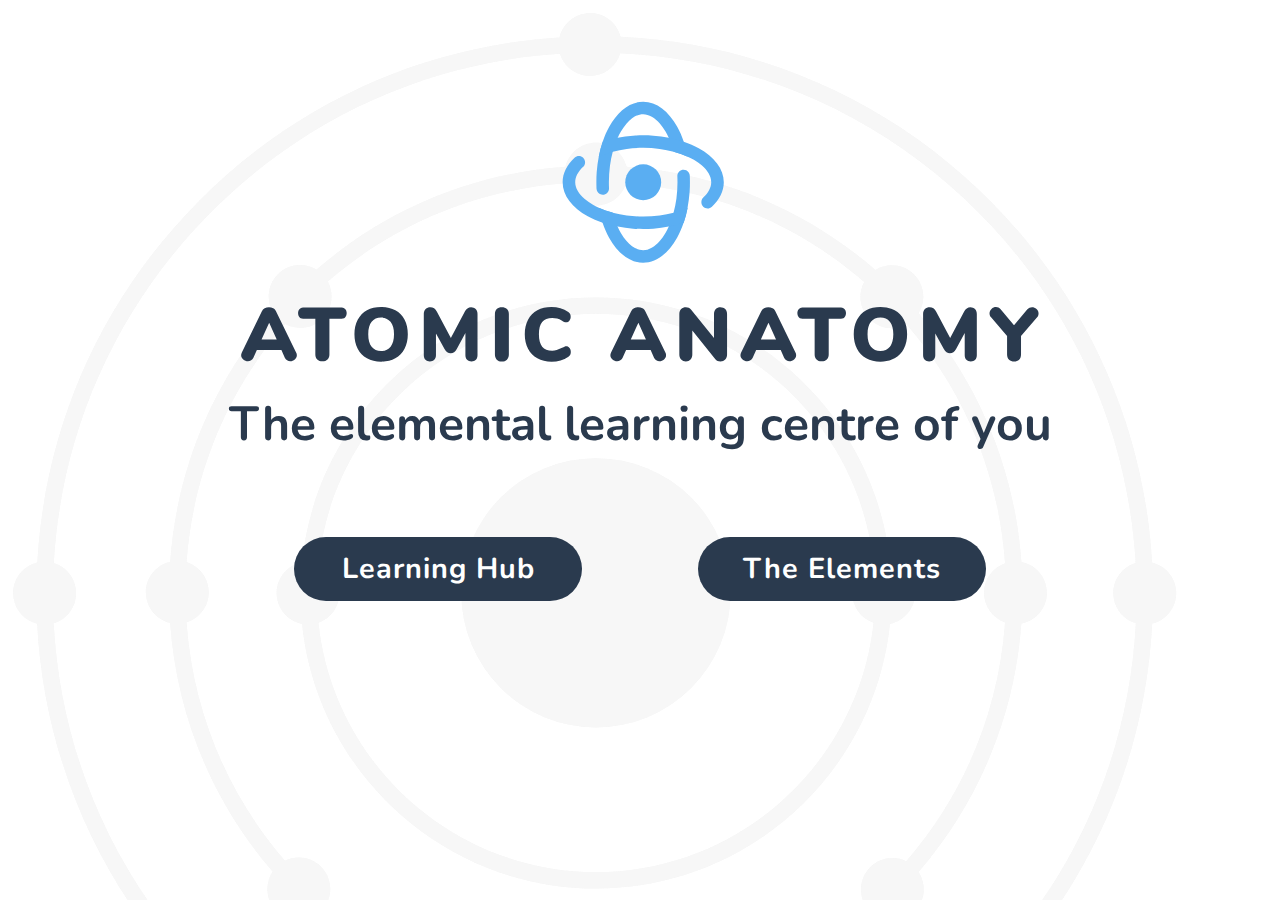
<file: index.html>
<!DOCTYPE html>
<html lang="en">
<head>

  <link rel="icon" href="favicon.ico" type="image/x-icon" />
<link rel="shortcut icon" href="images/favicon.png" type="image/x-icon" />
	<!-- Character Set utf-8 -->
    <meta charset="utf-8">
	<!-- Intial-Scale 1.0 -->
    <meta name="viewport" content="width=device-width, intial-scale=1.0">

    <title>Atomic Anatomy</title>

    <!-- Font Link -->
    <link href="https://fonts.googleapis.com/css?family=Nunito:400,600,700,800" rel="stylesheet">
    <!-- CSS Link -->
    <link rel="stylesheet" href="stylesheet.css"/>

</head>

<body>

<div class="splash-background-container">

<svg version="1.1" id="Layer_1" xmlns="http://www.w3.org/2000/svg" xmlns:xlink="http://www.w3.org/1999/xlink" x="0px" y="0px"
	 viewBox="0 0 1982.8 1982.8" style="enable-background:new 0 0 1982.8 1982.8;" xml:space="preserve" class="splash-atom-1">
<style type="text/css">
	.atom-colour{fill:#F7F7F7;}
</style>
<path class="atom-colour splash-first-ring" d="M1729.8,979.5c0-25.3-18.1-46.4-42.1-51c-10.5-147.5-67.1-292.4-169.8-410.9c12.3-20,9.8-46.6-7.5-63.9
	c-17.3-17.4-43.9-19.9-63.9-7.6c-115.4-100.3-258.4-159.6-411.2-170.4c-5.4-22.9-26-39.9-50.5-39.9c-24.5,0-45.1,17-50.6,39.9
	c-152.7,10.6-295.8,69.7-411.2,169.8c-20-12.3-46.5-9.8-63.8,7.5c-17.3,17.3-19.9,43.8-7.6,63.8C348.6,635.3,291.8,780.3,281.2,928
	c-23,5.3-40.1,25.9-40.2,50.6c0,24.6,17.1,45.2,40.1,50.6c10.4,147.5,66.9,292.4,169.4,411c-13.5,20.2-11.3,47.7,6.5,65.5
	c17.8,17.8,45.3,20,65.5,6.6c115.2,100.1,258,159.2,410.4,170.1c4.6,23.9,25.7,42,51,42.1c25.3,0,46.4-18,51-42
	c152.5-10.7,295.5-69.7,410.8-169.7c20.2,13.5,47.7,11.3,65.5-6.5c17.8-17.8,20-45.4,6.5-65.6c102.6-118.3,159.2-262.9,169.9-410.3
	C1711.7,1025.9,1729.8,1004.9,1729.8,979.5z M1660.7,1028.5c-10.5,146.5-67.2,283.7-163.3,394.4c-19.4-9.5-43.4-6.2-59.6,9.9
	c-16.1,16.1-19.4,40.2-10,59.6c-110.9,96.1-248.3,152.8-394.9,163c-7.1-20.3-26.3-34.9-49-34.9c-22.7,0-42,14.5-49.1,34.8
	c-146.5-10.5-283.7-67.3-394.4-163.5c9.5-19.4,6.3-43.5-9.9-59.6c-16.1-16.1-40.2-19.4-59.6-9.9c-95.8-110.7-152.4-247.7-162.7-394
	c21.2-6.5,36.7-26.3,36.7-49.6c0-23.4-15.4-43.2-36.7-49.7c10.6-146.1,67.3-283,163-393.5c19.7,10.6,44.7,7.6,61.4-9
	c16.6-16.6,19.6-41.6,9.1-61.3c110.6-95.5,247.4-152,393.4-162.4c6.5,21.3,26.3,36.9,49.7,36.9c23.4,0,43.3-15.5,49.7-36.8
	c146.1,10.6,282.8,67.3,393.4,163c-10.6,19.7-7.6,44.7,9,61.3c16.6,16.6,41.6,19.6,61.3,9.1c95.7,110.8,152.2,247.9,162.5,394.3
	c-20.3,7.1-34.8,26.3-34.8,49C1625.9,1002.1,1640.4,1021.4,1660.7,1028.5z"/>
<path class="atom-colour splash-middle-ring" d="M1942.9,972.5c-3.2-21.6-19.3-38.2-39.3-43c-26.7-470.1-407-847.1-878.2-868.6c-6.4-25.6-31.3-42.8-58-38.8
	c-21.8,3.2-38.4,19.5-43.1,39.7C699.7,75.6,490.3,170,329.7,331.1C168.4,492.8,74.4,703.5,61.7,929.5c-25.9,6.1-43.3,31.2-39.4,58.1
	c3.2,21.6,19.2,38.1,39.1,42.9c24.3,470.2,402.2,848.2,872,873c5.6,22.7,26.1,39.6,50.5,39.6c24.5,0,44.9-16.9,50.4-39.7
	c227.1-12.5,439.1-107.2,601.2-269.8c162.5-162.9,256.7-375.5,268.3-603.2C1929.6,1024.2,1946.8,999.2,1942.9,972.5z M1616.5,1614.5
	c-157.3,157.6-362.6,249.5-582.7,261.8c-6.4-21.5-26.3-37.1-49.8-37.1c-23.5,0-43.4,15.7-49.8,37.2
	c-455.4-24.4-821.6-390.8-845.5-846.6c24.4-7.2,40.3-31.4,36.5-57.3c-3-20.5-17.7-36.5-36.3-42.2c12.5-219,103.7-423.3,260.1-580.1
	C504.6,194.1,707.5,102.5,925.3,88.8c7.4,24.1,31.5,39.8,57.2,36c20.7-3,36.8-17.9,42.3-36.8c456.8,21.3,825.4,386.5,851.7,842.3
	c-24.3,7.3-40.2,31.5-36.4,57.3c3,20.7,17.9,36.7,36.7,42.3C1865.3,1250.5,1774,1456.6,1616.5,1614.5z"/>
<g>
	<circle class="atom-colour" cx="984.7" cy="979.5" r="222.5"/>
	<path class="atom-colour splash-last-ring" d="M1512.1,979.9c0-25.1-17.9-46.1-41.6-50.9c-25.5-245.5-233.6-437.6-485.7-437.6
		c-252.1,0-460.2,192-485.7,437.5c-23.9,4.7-42,25.7-42,51c0,25.3,18.1,46.3,42,51c25.6,245.4,233.7,437.3,485.7,437.3
		c252.1,0,460.1-191.9,485.7-437.3C1494.2,1026,1512.1,1005.1,1512.1,979.9z M984.7,1441c-237.7,0-434-180.8-458.6-412.1
		c20.3-7.1,34.8-26.4,34.8-49.1c0-22.7-14.6-42-34.8-49.1c24.5-231.4,220.9-412.3,458.7-412.3c237.8,0,434.1,180.8,458.6,412.2
		c-20.5,7-35.2,26.3-35.2,49.2c0,22.8,14.7,42.2,35.2,49.2C1418.7,1260.3,1222.4,1441,984.7,1441z"/>
</g>
</svg>





<svg version="1.1" id="Layer_1" xmlns="http://www.w3.org/2000/svg" xmlns:xlink="http://www.w3.org/1999/xlink" x="0px" y="0px"
	 viewBox="0 0 1982.8 1982.8" style="enable-background:new 0 0 1982.8 1982.8;" xml:space="preserve" class="splash-atom-2">
<style type="text/css">
	.atom-colour{fill:#F7F7F7;}
</style>
<path class="atom-colour splash-first-ring" d="M1729.8,979.5c0-25.3-18.1-46.4-42.1-51c-10.5-147.5-67.1-292.4-169.8-410.9c12.3-20,9.8-46.6-7.5-63.9
	c-17.3-17.4-43.9-19.9-63.9-7.6c-115.4-100.3-258.4-159.6-411.2-170.4c-5.4-22.9-26-39.9-50.5-39.9c-24.5,0-45.1,17-50.6,39.9
	c-152.7,10.6-295.8,69.7-411.2,169.8c-20-12.3-46.5-9.8-63.8,7.5c-17.3,17.3-19.9,43.8-7.6,63.8C348.6,635.3,291.8,780.3,281.2,928
	c-23,5.3-40.1,25.9-40.2,50.6c0,24.6,17.1,45.2,40.1,50.6c10.4,147.5,66.9,292.4,169.4,411c-13.5,20.2-11.3,47.7,6.5,65.5
	c17.8,17.8,45.3,20,65.5,6.6c115.2,100.1,258,159.2,410.4,170.1c4.6,23.9,25.7,42,51,42.1c25.3,0,46.4-18,51-42
	c152.5-10.7,295.5-69.7,410.8-169.7c20.2,13.5,47.7,11.3,65.5-6.5c17.8-17.8,20-45.4,6.5-65.6c102.6-118.3,159.2-262.9,169.9-410.3
	C1711.7,1025.9,1729.8,1004.9,1729.8,979.5z M1660.7,1028.5c-10.5,146.5-67.2,283.7-163.3,394.4c-19.4-9.5-43.4-6.2-59.6,9.9
	c-16.1,16.1-19.4,40.2-10,59.6c-110.9,96.1-248.3,152.8-394.9,163c-7.1-20.3-26.3-34.9-49-34.9c-22.7,0-42,14.5-49.1,34.8
	c-146.5-10.5-283.7-67.3-394.4-163.5c9.5-19.4,6.3-43.5-9.9-59.6c-16.1-16.1-40.2-19.4-59.6-9.9c-95.8-110.7-152.4-247.7-162.7-394
	c21.2-6.5,36.7-26.3,36.7-49.6c0-23.4-15.4-43.2-36.7-49.7c10.6-146.1,67.3-283,163-393.5c19.7,10.6,44.7,7.6,61.4-9
	c16.6-16.6,19.6-41.6,9.1-61.3c110.6-95.5,247.4-152,393.4-162.4c6.5,21.3,26.3,36.9,49.7,36.9c23.4,0,43.3-15.5,49.7-36.8
	c146.1,10.6,282.8,67.3,393.4,163c-10.6,19.7-7.6,44.7,9,61.3c16.6,16.6,41.6,19.6,61.3,9.1c95.7,110.8,152.2,247.9,162.5,394.3
	c-20.3,7.1-34.8,26.3-34.8,49C1625.9,1002.1,1640.4,1021.4,1660.7,1028.5z"/>
<path class="atom-colour splash-middle-ring" d="M1942.9,972.5c-3.2-21.6-19.3-38.2-39.3-43c-26.7-470.1-407-847.1-878.2-868.6c-6.4-25.6-31.3-42.8-58-38.8
	c-21.8,3.2-38.4,19.5-43.1,39.7C699.7,75.6,490.3,170,329.7,331.1C168.4,492.8,74.4,703.5,61.7,929.5c-25.9,6.1-43.3,31.2-39.4,58.1
	c3.2,21.6,19.2,38.1,39.1,42.9c24.3,470.2,402.2,848.2,872,873c5.6,22.7,26.1,39.6,50.5,39.6c24.5,0,44.9-16.9,50.4-39.7
	c227.1-12.5,439.1-107.2,601.2-269.8c162.5-162.9,256.7-375.5,268.3-603.2C1929.6,1024.2,1946.8,999.2,1942.9,972.5z M1616.5,1614.5
	c-157.3,157.6-362.6,249.5-582.7,261.8c-6.4-21.5-26.3-37.1-49.8-37.1c-23.5,0-43.4,15.7-49.8,37.2
	c-455.4-24.4-821.6-390.8-845.5-846.6c24.4-7.2,40.3-31.4,36.5-57.3c-3-20.5-17.7-36.5-36.3-42.2c12.5-219,103.7-423.3,260.1-580.1
	C504.6,194.1,707.5,102.5,925.3,88.8c7.4,24.1,31.5,39.8,57.2,36c20.7-3,36.8-17.9,42.3-36.8c456.8,21.3,825.4,386.5,851.7,842.3
	c-24.3,7.3-40.2,31.5-36.4,57.3c3,20.7,17.9,36.7,36.7,42.3C1865.3,1250.5,1774,1456.6,1616.5,1614.5z"/>
<g>
	<circle class="atom-colour" cx="984.7" cy="979.5" r="222.5"/>
	<path class="atom-colour splash-last-ring" d="M1512.1,979.9c0-25.1-17.9-46.1-41.6-50.9c-25.5-245.5-233.6-437.6-485.7-437.6
		c-252.1,0-460.2,192-485.7,437.5c-23.9,4.7-42,25.7-42,51c0,25.3,18.1,46.3,42,51c25.6,245.4,233.7,437.3,485.7,437.3
		c252.1,0,460.1-191.9,485.7-437.3C1494.2,1026,1512.1,1005.1,1512.1,979.9z M984.7,1441c-237.7,0-434-180.8-458.6-412.1
		c20.3-7.1,34.8-26.4,34.8-49.1c0-22.7-14.6-42-34.8-49.1c24.5-231.4,220.9-412.3,458.7-412.3c237.8,0,434.1,180.8,458.6,412.2
		c-20.5,7-35.2,26.3-35.2,49.2c0,22.8,14.7,42.2,35.2,49.2C1418.7,1260.3,1222.4,1441,984.7,1441z"/>
</g>
</svg>

</div>

<article class="spalsh-container">

  <svg version="1.1" id="Layer_1" xmlns="http://www.w3.org/2000/svg" xmlns:xlink="http://www.w3.org/1999/xlink" x="0px" y="0px"
  	 viewBox="0 0 1176.5 399" style="enable-background:new 0 0 1176.5 399;" xml:space="preserve" class="splash-brand content-load">
  <style type="text/css">
  	.st0{fill:#2A3A4E;}
  	.st1{fill:#5AAEF2;}
  </style>
  <g>
  	<g>
  		<path class="st0" d="M83.6,381.3c0,2.5-1,4.5-3,6.2c-2,1.7-4.2,2.6-6.7,2.6c-1.7,0-3.3-0.4-4.7-1.3c-1.4-0.9-2.5-2.2-3.3-4
  			l-5-11.2H24.8l-5.1,11.2c-0.8,1.8-1.9,3.1-3.4,4c-1.4,0.9-3,1.3-4.7,1.3c-2.5,0-4.8-0.9-6.8-2.6c-2-1.7-3.1-3.8-3.1-6.2
  			c0-1.3,0.3-2.7,1-4.1L32,316.8c1-2,2.4-3.5,4.3-4.6c1.9-1.1,4-1.6,6.3-1.6c2.2,0,4.3,0.5,6.2,1.6c1.9,1.1,3.4,2.6,4.3,4.6
  			l29.4,60.4C83.3,378.5,83.6,379.9,83.6,381.3z M31.7,358.1H54l-11.1-24.8L31.7,358.1z"/>
  		<path class="st0" d="M113.6,387.5c-1.9-1.8-2.8-4.2-2.8-7.3v-52.5H95.1c-3.3,0-5.7-0.7-7.3-2.1c-1.6-1.4-2.4-3.5-2.4-6.3
  			c0-2.8,0.8-4.9,2.4-6.2c1.6-1.3,4-2,7.3-2h52.1c3.3,0,5.7,0.7,7.3,2c1.6,1.3,2.4,3.4,2.4,6.2c0,2.8-0.8,4.9-2.4,6.3
  			c-1.6,1.4-4,2.1-7.3,2.1h-15.7v52.5c0,3-0.9,5.5-2.8,7.3c-1.9,1.8-4.4,2.7-7.5,2.7S115.5,389.4,113.6,387.5z"/>
  		<path class="st0" d="M186.7,385.8c-5.9-3.3-10.5-8-13.6-14c-3.2-6.1-4.8-13.2-4.8-21.3c0-8.2,1.6-15.3,4.8-21.3
  			c3.2-6,7.7-10.7,13.6-14c5.9-3.3,12.9-4.9,20.9-4.9c8,0,15,1.6,20.9,4.9c5.9,3.3,10.4,7.9,13.6,14c3.2,6.1,4.7,13.2,4.7,21.3
  			c0,8.2-1.6,15.3-4.8,21.3c-3.2,6.1-7.7,10.7-13.6,14c-5.9,3.3-12.8,5-20.8,5C199.5,390.7,192.6,389.1,186.7,385.8z M221.5,368.7
  			c3.3-4.2,5-10.3,5-18.3c0-8-1.7-14.1-5.1-18.3c-3.4-4.2-8-6.2-13.9-6.2c-5.9,0-10.6,2.1-13.9,6.2s-5,10.2-5,18.3
  			c0,8.1,1.7,14.2,5,18.4c3.3,4.2,8,6.2,13.9,6.2C213.5,375,218.1,372.9,221.5,368.7z"/>
  		<path class="st0" d="M346.6,313.4c1.8,1.9,2.7,4.3,2.7,7.2v60.6c0,2.8-0.8,5-2.4,6.7c-1.6,1.6-3.8,2.5-6.5,2.5
  			c-2.6,0-4.7-0.8-6.4-2.5c-1.7-1.6-2.5-3.9-2.5-6.7v-32.7l-12.7,23.4c-1.3,2.4-2.6,4.1-4,5.1c-1.4,1-3.1,1.5-5,1.5
  			c-1.9,0-3.6-0.5-5-1.5c-1.4-1-2.7-2.7-4-5.1l-12.6-22.7v32.1c0,2.7-0.8,5-2.5,6.6c-1.7,1.7-3.8,2.5-6.5,2.5
  			c-2.6,0-4.7-0.8-6.4-2.5c-1.7-1.6-2.5-3.9-2.5-6.7v-60.6c0-3,0.9-5.4,2.7-7.2c1.8-1.9,4.1-2.8,7-2.8c2,0,3.8,0.6,5.5,1.7
  			c1.6,1.2,3,2.8,4.1,5l20.5,38.5l20.4-38.5c2.3-4.5,5.4-6.7,9.4-6.7C342.5,310.6,344.8,311.6,346.6,313.4z"/>
  		<path class="st0" d="M377.6,387.7c-1.8-1.8-2.7-4.3-2.7-7.4v-59.6c0-3,0.9-5.5,2.7-7.3c1.8-1.8,4.3-2.7,7.4-2.7
  			c3.2,0,5.7,0.9,7.6,2.7c1.9,1.8,2.8,4.3,2.8,7.3v59.6c0,3.1-0.9,5.6-2.8,7.4c-1.9,1.8-4.4,2.7-7.6,2.7
  			C381.9,390.4,379.5,389.5,377.6,387.7z"/>
  		<path class="st0" d="M437.3,385.8c-5.9-3.3-10.5-7.9-13.7-14c-3.2-6.1-4.8-13.2-4.8-21.4c0-8.1,1.6-15.2,4.8-21.3
  			c3.2-6.1,7.8-10.8,13.7-14c5.9-3.3,12.8-4.9,20.7-4.9c9.4,0,17.7,2.5,24.8,7.5c1.3,0.9,2.2,1.9,2.7,2.9c0.6,1,0.8,2.4,0.8,4
  			c0,2.3-0.7,4.3-1.9,5.8c-1.3,1.6-2.9,2.4-4.7,2.4c-1.1,0-2.1-0.2-3-0.5c-0.9-0.3-1.9-0.9-3.1-1.6c-2.6-1.6-5-2.7-7.3-3.3
  			c-2.3-0.7-4.7-1-7.1-1c-6.6,0-11.5,2-14.8,6c-3.2,4-4.8,10-4.8,18.1c0,8.2,1.6,14.2,4.8,18.2c3.2,4,8.1,6,14.8,6
  			c2.2,0,4.4-0.4,6.5-1.1c2.1-0.7,4.8-1.8,8-3.3c1.6-0.8,2.7-1.4,3.5-1.7c0.7-0.3,1.6-0.4,2.7-0.4c1.9,0,3.4,0.8,4.7,2.4
  			c1.3,1.6,1.9,3.5,1.9,5.8c0,1.6-0.3,2.9-0.8,4c-0.6,1.1-1.5,2.1-2.7,3c-7.1,5-15.4,7.5-24.8,7.5
  			C450.1,390.7,443.2,389.1,437.3,385.8z"/>
  		<path class="st0" d="M626.6,381.3c0,2.5-1,4.5-3,6.2c-2,1.7-4.2,2.6-6.7,2.6c-1.7,0-3.3-0.4-4.7-1.3c-1.4-0.9-2.5-2.2-3.3-4
  			l-5-11.2h-36.1l-5.1,11.2c-0.8,1.8-1.9,3.1-3.4,4c-1.4,0.9-3,1.3-4.7,1.3c-2.5,0-4.8-0.9-6.8-2.6c-2-1.7-3.1-3.8-3.1-6.2
  			c0-1.3,0.3-2.7,1-4.1l29.4-60.4c1-2,2.4-3.5,4.3-4.6c1.9-1.1,4-1.6,6.3-1.6c2.2,0,4.3,0.5,6.2,1.6c1.9,1.1,3.4,2.6,4.3,4.6
  			l29.4,60.4C626.3,378.5,626.6,379.9,626.6,381.3z M574.7,358.1H597l-11.1-24.8L574.7,358.1z"/>
  		<path class="st0" d="M713.6,313.4c1.8,1.9,2.7,4.3,2.7,7.2v59.6c0,3-0.9,5.5-2.7,7.3c-1.8,1.9-4.1,2.8-6.9,2.8
  			c-3.3,0-5.9-1.1-7.6-3.3l-33.9-42.2v35.4c0,3-0.9,5.5-2.6,7.3c-1.7,1.9-4,2.8-6.9,2.8c-2.8,0-5.1-0.9-6.9-2.8
  			c-1.8-1.9-2.7-4.3-2.7-7.3v-59.6c0-3,0.9-5.4,2.7-7.2c1.8-1.9,4.1-2.8,6.9-2.8c3.2,0,5.7,1.1,7.5,3.3l33.9,42.1v-35.4
  			c0-3,0.9-5.5,2.6-7.3c1.7-1.8,4-2.7,6.8-2.7C709.5,310.6,711.8,311.6,713.6,313.4z"/>
  		<path class="st0" d="M817.9,381.3c0,2.5-1,4.5-3,6.2c-2,1.7-4.2,2.6-6.7,2.6c-1.7,0-3.3-0.4-4.7-1.3c-1.4-0.9-2.5-2.2-3.3-4
  			l-5-11.2h-36.1l-5.1,11.2c-0.8,1.8-1.9,3.1-3.4,4c-1.4,0.9-3,1.3-4.7,1.3c-2.5,0-4.8-0.9-6.8-2.6c-2-1.7-3.1-3.8-3.1-6.2
  			c0-1.3,0.3-2.7,1-4.1l29.4-60.4c1-2,2.4-3.5,4.3-4.6c1.9-1.1,4-1.6,6.3-1.6c2.2,0,4.3,0.5,6.2,1.6c1.9,1.1,3.4,2.6,4.3,4.6
  			l29.4,60.4C817.6,378.5,817.9,379.9,817.9,381.3z M766,358.1h22.3l-11.1-24.8L766,358.1z"/>
  		<path class="st0" d="M847.9,387.5c-1.9-1.8-2.8-4.2-2.8-7.3v-52.5h-15.7c-3.3,0-5.7-0.7-7.3-2.1c-1.6-1.4-2.4-3.5-2.4-6.3
  			c0-2.8,0.8-4.9,2.4-6.2c1.6-1.3,4-2,7.3-2h52.1c3.3,0,5.7,0.7,7.3,2c1.6,1.3,2.4,3.4,2.4,6.2c0,2.8-0.8,4.9-2.4,6.3
  			c-1.6,1.4-4,2.1-7.3,2.1h-15.7v52.5c0,3-0.9,5.5-2.8,7.3c-1.9,1.8-4.4,2.7-7.5,2.7C852.3,390.3,849.8,389.4,847.9,387.5z"/>
  		<path class="st0" d="M921,385.8c-5.9-3.3-10.5-8-13.6-14c-3.2-6.1-4.8-13.2-4.8-21.3c0-8.2,1.6-15.3,4.8-21.3
  			c3.2-6,7.7-10.7,13.6-14c5.9-3.3,12.9-4.9,20.9-4.9c8,0,15,1.6,20.9,4.9c5.9,3.3,10.4,7.9,13.6,14c3.2,6.1,4.7,13.2,4.7,21.3
  			c0,8.2-1.6,15.3-4.8,21.3c-3.2,6.1-7.7,10.7-13.6,14c-5.9,3.3-12.8,5-20.8,5C933.8,390.7,926.9,389.1,921,385.8z M955.8,368.7
  			c3.3-4.2,5-10.3,5-18.3c0-8-1.7-14.1-5.1-18.3c-3.4-4.2-8-6.2-13.9-6.2c-5.9,0-10.6,2.1-13.9,6.2s-5,10.2-5,18.3
  			c0,8.1,1.7,14.2,5,18.4c3.3,4.2,8,6.2,13.9,6.2C947.8,375,952.4,372.9,955.8,368.7z"/>
  		<path class="st0" d="M1080.9,313.4c1.8,1.9,2.7,4.3,2.7,7.2v60.6c0,2.8-0.8,5-2.4,6.7c-1.6,1.6-3.8,2.5-6.5,2.5
  			c-2.6,0-4.7-0.8-6.4-2.5c-1.7-1.6-2.5-3.9-2.5-6.7v-32.7l-12.7,23.4c-1.3,2.4-2.6,4.1-4,5.1c-1.4,1-3.1,1.5-5,1.5
  			c-1.9,0-3.6-0.5-5-1.5c-1.4-1-2.7-2.7-4-5.1l-12.6-22.7v32.1c0,2.7-0.8,5-2.5,6.6c-1.7,1.7-3.8,2.5-6.5,2.5
  			c-2.6,0-4.7-0.8-6.4-2.5c-1.7-1.6-2.5-3.9-2.5-6.7v-60.6c0-3,0.9-5.4,2.7-7.2c1.8-1.9,4.1-2.8,7-2.8c2,0,3.8,0.6,5.5,1.7
  			c1.6,1.2,3,2.8,4.1,5l20.5,38.5l20.4-38.5c2.3-4.5,5.4-6.7,9.4-6.7C1076.8,310.6,1079.2,311.6,1080.9,313.4z"/>
  		<path class="st0" d="M1164.8,310.5c2.4,0,4.7,0.9,6.6,2.8c2,1.9,3,4.1,3,6.5c0,2.2-0.8,4.2-2.4,6.1l-23.4,27.1v27.2
  			c0,3.3-0.9,5.8-2.8,7.5c-1.9,1.7-4.3,2.6-7.3,2.6c-3,0-5.5-0.9-7.5-2.6c-1.9-1.7-2.9-4.2-2.9-7.5v-27.2l-23.2-27.1
  			c-1.7-1.9-2.6-4-2.6-6.2c0-2.4,1-4.6,2.9-6.5c1.9-1.9,4.1-2.8,6.6-2.8c2.6,0,4.9,1.1,6.8,3.3l19.7,23.4l19.7-23.4
  			C1159.9,311.7,1162.2,310.5,1164.8,310.5z"/>
  	</g>
  	<g>
  		<path class="st1" d="M652.6,67.2c-2.7-8-5.9-15.4-9.6-22c-12.6-22.7-30.3-36.9-50-36.9s-37.4,14.2-50,36.9c-3.7,6.6-6.9,14-9.6,22
  			c-2.4,7-4.3,14.4-5.8,22.1c-1.4,7.2-2.4,14.8-3,22.6c-0.4,4.9-0.5,9.8-0.5,14.9c0,3.3,0.1,6.5,0.2,9.7c0.2,3.2,2,6.2,4.9,7.6
  			c0.1,0,0.1,0.1,0.2,0.1c6.3,3.2,13.6-1.6,13.3-8.6c-0.1-2.9-0.2-5.9-0.2-8.9c0-8.2,0.6-16.4,1.6-24.2c1-7.1,2.3-14,4.1-20.5
  			c2-7.4,4.4-14.3,7.3-20.7c1.4-3.2,3-6.2,4.7-9.1c2.5-4.4,5.3-8.2,8.1-11.5c7.7-9,16.3-14,24.7-14s17,5,24.7,14
  			c2.9,3.3,5.6,7.2,8.1,11.5c1.7,2.9,3.2,5.9,4.7,9.1c2.9,6.4,5.3,13.3,7.3,20.7c7.4,2,14.3,4.4,20.7,7.3
  			C656.9,81.6,654.9,74.1,652.6,67.2z M656.7,109.4c-0.1,0-0.1-0.1-0.2-0.1c-6.3-3.2-13.7,1.6-13.3,8.6c0.1,2.9,0.2,5.9,0.2,8.9
  			c0,8.2-0.6,16.4-1.6,24.2c-1,7.1-2.3,14-4.1,20.5c-2,7.4-4.4,14.3-7.3,20.7c-1.4,3.2-3,6.2-4.7,9.1c-2.5,4.4-5.3,8.2-8.1,11.5
  			c-7.7,9-16.4,14-24.7,14s-17-5-24.7-14c-2.8-3.3-5.6-7.2-8.1-11.5c-1.7-2.9-3.2-5.9-4.7-9.1c-2.9-6.4-5.3-13.3-7.3-20.7
  			c-7.4-2-14.3-4.4-20.7-7.3c1.5,7.8,3.5,15.2,5.8,22.1c2.7,8,5.9,15.3,9.6,22c12.6,22.7,30.3,36.9,50,36.9s37.4-14.2,50-36.9
  			c3.7-6.6,6.9-14,9.6-22c2.4-7,4.3-14.4,5.8-22.1c1.4-7.3,2.4-14.8,3-22.6c0.4-4.9,0.5-9.8,0.5-14.9c0-3.2-0.1-6.5-0.2-9.6
  			C661.5,113.9,659.6,110.9,656.7,109.4z"/>
  		<path class="st1" d="M637.7,171.6c-6.5,1.8-13.4,3.1-20.5,4.1c-7.9,1.1-16,1.6-24.2,1.6s-16.4-0.6-24.2-1.6
  			c-7.1-1-14-2.3-20.5-4.1c-7.4-2-14.3-4.4-20.7-7.3c-3.2-1.4-6.2-3-9.1-4.7c-4.4-2.5-8.2-5.3-11.5-8.1c-9-7.7-14-16.3-14-24.7
  			c0-7.6,4.1-15.4,11.7-22.6c1.5-1.4,2.4-3.3,2.7-5.4c0-0.1,0-0.2,0-0.3c1.1-8.6-9.1-13.8-15.4-7.8c-11.1,10.5-17.5,22.8-17.5,36
  			c0,19.7,14.2,37.4,36.9,50c6.6,3.7,14,6.9,22,9.6c7,2.4,14.4,4.3,22.1,5.8c7.3,1.4,14.8,2.4,22.6,3c4.9,0.4,9.8,0.5,14.9,0.5
  			s10-0.2,14.9-0.5c7.8-0.6,15.4-1.6,22.6-3c7.8-1.5,15.2-3.5,22.1-5.8c2.4-7,4.3-14.4,5.8-22.1C652,167.1,645.1,169.6,637.7,171.6z
  			 M674.6,76.8c-6.6-3.7-14-6.9-22-9.6c-7-2.4-14.4-4.3-22.1-5.8c-7.2-1.4-14.8-2.4-22.6-3C603,58,598,57.8,593,57.8
  			s-10,0.2-14.9,0.5c-7.8,0.6-15.4,1.6-22.6,3c-7.8,1.5-15.2,3.5-22.1,5.8c-2.4,7-4.3,14.4-5.8,22.1c6.4-2.9,13.3-5.3,20.7-7.3
  			c6.5-1.8,13.4-3.1,20.5-4.1c7.9-1.1,16-1.6,24.2-1.6s16.4,0.6,24.2,1.6c7.1,1,14,2.3,20.5,4.1c7.4,2,14.3,4.4,20.7,7.3
  			c3.2,1.4,6.2,3,9.1,4.7c4.4,2.5,8.2,5.3,11.5,8.1c9,7.7,14,16.4,14,24.7c0,7.6-4.1,15.4-11.7,22.6c-1.5,1.4-2.5,3.3-2.7,5.4
  			c0,0.1,0,0.2,0,0.3c-1.1,8.6,9.1,13.8,15.4,7.8c11.1-10.5,17.5-22.8,17.5-36C711.5,107.1,697.3,89.3,674.6,76.8z"/>
  		<circle class="st1" cx="593" cy="126.8" r="26.4"/>
  	</g>
  </g>
  </svg>

<p class="splash-slogan content-load">The elemental learning centre of you</p>

<div class="splash-button-container content-load-2">
<a href="learning-hub.html" alt ="link to learning hub section">
<button class="splash-button">Learning Hub</button>
</a>
<a href="element-select.html" alt="link to element selection screen">
<button class="splash-button">The Elements</button>
</a>
</div>

</article>

</body>

</html>
</file>
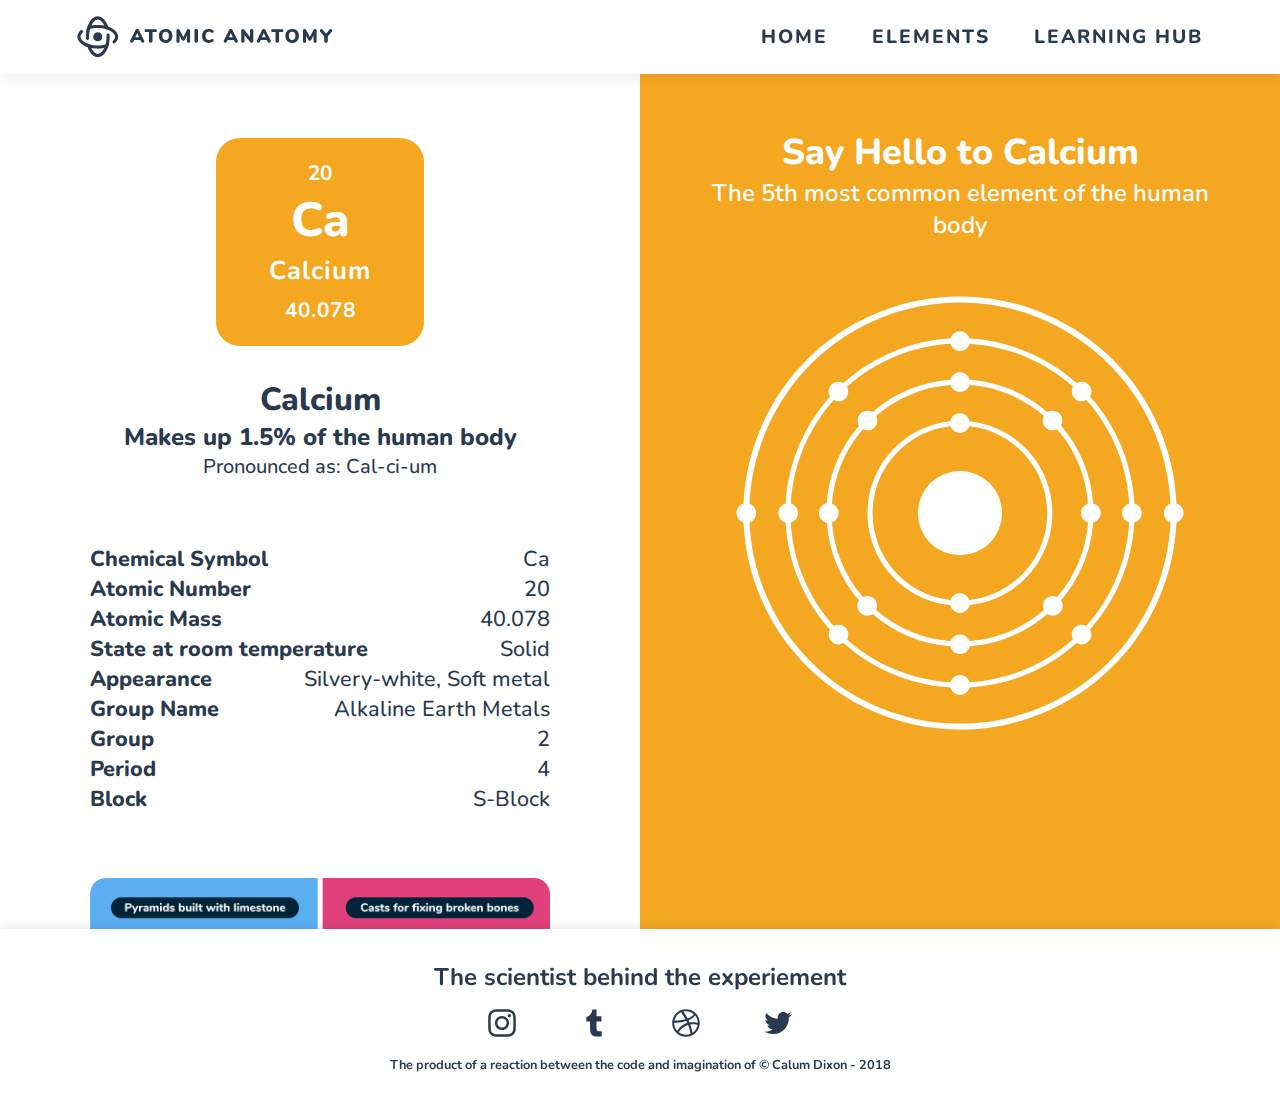
<file: calcium.html>
<!DOCTYPE html>
<html lang="en">
<head>
	<!-- Character Set utf-8 -->
    <meta charset="utf-8">
	<!-- Intial-Scale 1.0 -->
    <meta name="viewport" content="width=device-width, intial-scale=1.0">

    <title>Atomic Anatomy</title>

    <!-- Font Link -->
    <link href="https://fonts.googleapis.com/css?family=Nunito:400,600,700,800" rel="stylesheet">
    <!-- CSS Link -->
    <link rel="stylesheet" href="stylesheet.css"/>

</head>

<body>

  <header>

          <div class="navbar">

              <nav class="navcontent">
    <a href="index.html">
                <svg version="1.1" id="Layer_1" xmlns="http://www.w3.org/2000/svg" xmlns:xlink="http://www.w3.org/1999/xlink" x="0px" y="0px"
                   viewBox="0 0 1485 241" style="enable-background:new 0 0 1485 241;" xml:space="preserve" class="navlogo yellowfy">
                <style type="text/css">
                  .nav-brandmark{fill:#2A3A4E;}
                </style>
                <g>
                  <path class="nav-brandmark yellowfy" d="M390.143,146.558c0,2.45-0.984,4.529-2.95,6.236c-1.969,1.709-4.215,2.562-6.737,2.562
                    c-1.709,0-3.269-0.445-4.678-1.336c-1.411-0.892-2.524-2.228-3.341-4.009l-5.011-11.248h-36.081l-5.123,11.248
                    c-0.817,1.781-1.948,3.117-3.396,4.009c-1.447,0.891-3.025,1.336-4.732,1.336c-2.524,0-4.808-0.853-6.849-2.562
                    c-2.043-1.707-3.063-3.786-3.063-6.236c0-1.336,0.334-2.709,1.002-4.12l29.399-60.357c0.964-2.004,2.395-3.544,4.287-4.621
                    c1.894-1.075,3.99-1.614,6.292-1.614c2.228,0,4.305,0.539,6.236,1.614c1.93,1.077,3.378,2.617,4.343,4.621l29.399,60.357
                    C389.809,143.849,390.143,145.222,390.143,146.558z M338.249,123.396h22.272l-11.137-24.834L338.249,123.396z"/>
                  <path class="nav-brandmark yellowfy" d="M420.153,152.85c-1.893-1.818-2.839-4.249-2.839-7.294v-52.45h-15.702c-3.268,0-5.698-0.686-7.294-2.061
                    c-1.598-1.373-2.395-3.47-2.395-6.292c0-2.82,0.797-4.899,2.395-6.236c1.596-1.336,4.026-2.004,7.294-2.004h52.116
                    c3.267,0,5.697,0.668,7.295,2.004c1.595,1.337,2.394,3.416,2.394,6.236c0,2.822-0.799,4.919-2.394,6.292
                    c-1.598,1.375-4.028,2.061-7.295,2.061h-15.701v52.45c0,3.045-0.947,5.476-2.84,7.294c-1.894,1.82-4.398,2.729-7.517,2.729
                    S422.047,154.67,420.153,152.85z"/>
                  <path class="nav-brandmark yellowfy" d="M493.206,151.068c-5.902-3.303-10.45-7.979-13.642-14.031c-3.192-6.051-4.788-13.158-4.788-21.326
                    c0-8.165,1.596-15.273,4.788-21.325c3.191-6.05,7.739-10.708,13.642-13.976c5.902-3.266,12.862-4.9,20.88-4.9
                    c8.019,0,14.979,1.635,20.881,4.9c5.901,3.268,10.43,7.926,13.586,13.976c3.154,6.052,4.732,13.16,4.732,21.325
                    c0,8.168-1.598,15.275-4.788,21.326c-3.193,6.052-7.74,10.729-13.642,14.031c-5.902,3.304-12.826,4.955-20.77,4.955
                    C506.068,156.023,499.108,154.372,493.206,151.068z M528.007,134.03c3.341-4.193,5.011-10.301,5.011-18.319
                    c0-8.018-1.689-14.104-5.066-18.263c-3.38-4.157-8.001-6.236-13.865-6.236c-5.94,0-10.579,2.061-13.92,6.181
                    s-5.011,10.228-5.011,18.318c0,8.093,1.67,14.218,5.011,18.375c3.341,4.158,7.979,6.236,13.92,6.236
                    C520.025,140.322,524.666,138.226,528.007,134.03z"/>
                  <path class="nav-brandmark yellowfy" d="M653.175,78.739c1.781,1.857,2.672,4.271,2.672,7.239v60.579c0,2.823-0.817,5.05-2.449,6.682
                    c-1.634,1.635-3.786,2.45-6.459,2.45c-2.6,0-4.733-0.815-6.403-2.45c-1.671-1.632-2.506-3.858-2.506-6.682v-32.739l-12.695,23.386
                    c-1.263,2.377-2.6,4.064-4.009,5.066c-1.411,1.003-3.081,1.504-5.011,1.504c-1.932,0-3.603-0.501-5.012-1.504
                    c-1.411-1.002-2.747-2.689-4.009-5.066l-12.584-22.718v32.071c0,2.748-0.835,4.956-2.506,6.626
                    c-1.67,1.671-3.842,2.506-6.514,2.506c-2.6,0-4.733-0.815-6.403-2.45c-1.671-1.632-2.506-3.858-2.506-6.682V85.979
                    c0-2.969,0.908-5.382,2.729-7.239c1.818-1.854,4.138-2.783,6.96-2.783c2.004,0,3.822,0.575,5.456,1.726
                    c1.633,1.152,3.007,2.804,4.121,4.956l20.49,38.53l20.379-38.53c2.3-4.455,5.418-6.682,9.354-6.682
                    C649.091,75.956,651.393,76.885,653.175,78.739z"/>
                  <path class="nav-brandmark yellowfy" d="M684.188,152.961c-1.82-1.818-2.729-4.287-2.729-7.405V85.979c0-3.044,0.908-5.475,2.729-7.295
                    c1.818-1.818,4.287-2.728,7.405-2.728c3.191,0,5.716,0.909,7.573,2.728c1.854,1.82,2.783,4.251,2.783,7.295v59.577
                    c0,3.118-0.929,5.587-2.783,7.405c-1.857,1.82-4.382,2.729-7.573,2.729C688.475,155.689,686.006,154.781,684.188,152.961z"/>
                  <path class="nav-brandmark yellofy" d="M743.877,151.124c-5.902-3.267-10.468-7.943-13.697-14.031c-3.229-6.087-4.844-13.214-4.844-21.382
                    c0-8.091,1.614-15.182,4.844-21.27c3.229-6.087,7.795-10.764,13.697-14.031c5.902-3.266,12.787-4.9,20.657-4.9
                    c9.428,0,17.706,2.488,24.833,7.462c1.262,0.891,2.172,1.856,2.729,2.896c0.557,1.04,0.836,2.376,0.836,4.009
                    c0,2.302-0.651,4.251-1.949,5.846c-1.3,1.598-2.878,2.395-4.732,2.395c-1.114,0-2.116-0.167-3.007-0.501
                    c-0.892-0.334-1.932-0.872-3.118-1.614c-2.6-1.56-5.05-2.673-7.35-3.341c-2.303-0.669-4.678-1.003-7.128-1.003
                    c-6.608,0-11.525,1.987-14.755,5.958c-3.229,3.973-4.844,10.005-4.844,18.096c0,8.168,1.614,14.237,4.844,18.208
                    c3.229,3.973,8.146,5.958,14.755,5.958c2.228,0,4.38-0.352,6.459-1.059c2.078-0.704,4.751-1.799,8.019-3.285
                    c1.559-0.815,2.709-1.373,3.452-1.67c0.741-0.296,1.632-0.445,2.673-0.445c1.854,0,3.433,0.798,4.732,2.394
                    c1.298,1.598,1.949,3.547,1.949,5.847c0,1.56-0.279,2.878-0.836,3.953c-0.557,1.077-1.467,2.061-2.729,2.951
                    c-7.127,4.975-15.405,7.461-24.833,7.461C756.664,156.023,749.779,154.392,743.877,151.124z"/>
                  <path class="nav-brandmark yellowfy" d="M933.133,146.558c0,2.45-0.985,4.529-2.951,6.236c-1.968,1.709-4.215,2.562-6.737,2.562
                    c-1.709,0-3.268-0.445-4.678-1.336c-1.411-0.892-2.524-2.228-3.341-4.009l-5.011-11.248h-36.081l-5.122,11.248
                    c-0.818,1.781-1.949,3.117-3.396,4.009c-1.448,0.891-3.026,1.336-4.733,1.336c-2.524,0-4.808-0.853-6.849-2.562
                    c-2.042-1.707-3.063-3.786-3.063-6.236c0-1.336,0.334-2.709,1.003-4.12l29.398-60.357c0.965-2.004,2.395-3.544,4.288-4.621
                    c1.893-1.075,3.989-1.614,6.292-1.614c2.227,0,4.305,0.539,6.235,1.614c1.93,1.077,3.378,2.617,4.344,4.621l29.398,60.357
                    C932.799,143.849,933.133,145.222,933.133,146.558z M881.238,123.396h22.272l-11.136-24.834L881.238,123.396z"/>
                  <path class="nav-brandmark yellowfy" d="M1020.159,78.739c1.818,1.857,2.729,4.271,2.729,7.239v59.577c0,3.045-0.891,5.495-2.673,7.35
                    c-1.781,1.857-4.084,2.784-6.904,2.784c-3.341,0-5.865-1.113-7.572-3.341l-33.854-42.205v35.412c0,3.045-0.854,5.495-2.562,7.35
                    c-1.709,1.857-4.009,2.784-6.904,2.784c-2.822,0-5.123-0.927-6.904-2.784c-1.782-1.854-2.673-4.305-2.673-7.35V85.979
                    c0-2.969,0.891-5.382,2.673-7.239c1.781-1.854,4.082-2.783,6.904-2.783c3.191,0,5.68,1.113,7.461,3.341l33.854,42.094V85.979
                    c0-3.044,0.872-5.475,2.617-7.295c1.743-1.818,4.026-2.728,6.849-2.728C1016.02,75.956,1018.339,76.885,1020.159,78.739z"/>
                  <path class="nav-brandmark yellowfy" d="M1124.447,146.558c0,2.45-0.985,4.529-2.951,6.236c-1.968,1.709-4.215,2.562-6.737,2.562
                    c-1.709,0-3.268-0.445-4.678-1.336c-1.411-0.892-2.524-2.228-3.341-4.009l-5.011-11.248h-36.081l-5.122,11.248
                    c-0.818,1.781-1.949,3.117-3.396,4.009c-1.448,0.891-3.026,1.336-4.733,1.336c-2.524,0-4.808-0.853-6.849-2.562
                    c-2.042-1.707-3.063-3.786-3.063-6.236c0-1.336,0.334-2.709,1.003-4.12l29.398-60.357c0.965-2.004,2.395-3.544,4.288-4.621
                    c1.893-1.075,3.989-1.614,6.292-1.614c2.227,0,4.305,0.539,6.235,1.614c1.93,1.077,3.378,2.617,4.344,4.621l29.398,60.357
                    C1124.113,143.849,1124.447,145.222,1124.447,146.558z M1072.553,123.396h22.272l-11.136-24.834L1072.553,123.396z"/>
                  <path class="nav-brandmark yellowfy" d="M1154.457,152.85c-1.893-1.818-2.84-4.249-2.84-7.294v-52.45h-15.701c-3.268,0-5.699-0.686-7.294-2.061
                    c-1.598-1.373-2.395-3.47-2.395-6.292c0-2.82,0.797-4.899,2.395-6.236c1.595-1.336,4.026-2.004,7.294-2.004h52.116
                    c3.267,0,5.697,0.668,7.294,2.004c1.596,1.337,2.395,3.416,2.395,6.236c0,2.822-0.799,4.919-2.395,6.292
                    c-1.597,1.375-4.027,2.061-7.294,2.061h-15.702v52.45c0,3.045-0.946,5.476-2.839,7.294c-1.894,1.82-4.399,2.729-7.518,2.729
                    C1158.856,155.578,1156.351,154.67,1154.457,152.85z"/>
                  <path class="nav-brandmark yellowfy" d="M1227.51,151.068c-5.902-3.303-10.45-7.979-13.642-14.031c-3.193-6.051-4.788-13.158-4.788-21.326
                    c0-8.165,1.595-15.273,4.788-21.325c3.191-6.05,7.739-10.708,13.642-13.976c5.902-3.266,12.862-4.9,20.88-4.9
                    c8.019,0,14.979,1.635,20.88,4.9c5.902,3.268,10.43,7.926,13.586,13.976c3.155,6.052,4.733,13.16,4.733,21.325
                    c0,8.168-1.598,15.275-4.789,21.326c-3.192,6.052-7.739,10.729-13.642,14.031c-5.901,3.304-12.825,4.955-20.769,4.955
                    C1240.372,156.023,1233.412,154.372,1227.51,151.068z M1262.31,134.03c3.341-4.193,5.012-10.301,5.012-18.319
                    c0-8.018-1.689-14.104-5.067-18.263c-3.379-4.157-8-6.236-13.864-6.236c-5.94,0-10.579,2.061-13.92,6.181
                    s-5.011,10.228-5.011,18.318c0,8.093,1.67,14.218,5.011,18.375c3.341,4.158,7.979,6.236,13.92,6.236
                    C1254.328,140.322,1258.969,138.226,1262.31,134.03z"/>
                  <path class="nav-brandmark yellowfy" d="M1387.479,78.739c1.781,1.857,2.673,4.271,2.673,7.239v60.579c0,2.823-0.818,5.05-2.45,6.682
                    c-1.634,1.635-3.786,2.45-6.459,2.45c-2.6,0-4.732-0.815-6.403-2.45c-1.67-1.632-2.506-3.858-2.506-6.682v-32.739l-12.694,23.386
                    c-1.264,2.377-2.6,4.064-4.01,5.066c-1.411,1.003-3.081,1.504-5.011,1.504c-1.932,0-3.602-0.501-5.012-1.504
                    c-1.411-1.002-2.747-2.689-4.009-5.066l-12.584-22.718v32.071c0,2.748-0.835,4.956-2.505,6.626
                    c-1.671,1.671-3.842,2.506-6.515,2.506c-2.6,0-4.733-0.815-6.403-2.45c-1.671-1.632-2.506-3.858-2.506-6.682V85.979
                    c0-2.969,0.908-5.382,2.729-7.239c1.818-1.854,4.138-2.783,6.96-2.783c2.005,0,3.823,0.575,5.457,1.726
                    c1.632,1.152,3.007,2.804,4.12,4.956l20.49,38.53l20.379-38.53c2.3-4.455,5.418-6.682,9.354-6.682
                    C1383.395,75.956,1385.696,76.885,1387.479,78.739z"/>
                  <path class="nav-brandmark yellowfy" d="M1471.332,75.845c2.449,0,4.657,0.946,6.626,2.839c1.966,1.894,2.95,4.065,2.95,6.515
                    c0,2.154-0.817,4.195-2.449,6.125l-23.386,27.061v27.172c0,3.268-0.947,5.773-2.84,7.517c-1.894,1.746-4.326,2.617-7.294,2.617
                    c-3.045,0-5.531-0.871-7.461-2.617c-1.932-1.743-2.896-4.249-2.896-7.517v-27.172l-23.163-27.061
                    c-1.709-1.93-2.562-4.009-2.562-6.236c0-2.449,0.964-4.602,2.896-6.459c1.93-1.854,4.12-2.783,6.57-2.783
                    c2.598,0,4.861,1.113,6.793,3.341l19.711,23.385l19.711-23.385C1466.469,76.958,1468.732,75.845,1471.332,75.845z"/>
                </g>
                <g>
                  <g>
                    <path class="nav-brandmark yellowfy" d="M179.946,60.899c-2.702-7.972-5.934-15.353-9.603-22.001C157.779,16.171,140.026,2,120.345,2
                      c-19.68,0-37.434,14.171-49.998,36.898c-3.669,6.648-6.901,14.029-9.603,22.001c-2.364,6.956-4.321,14.368-5.823,22.136
                      c-1.41,7.245-2.413,14.805-2.979,22.598c-0.357,4.869-0.542,9.831-0.542,14.866c0,3.269,0.078,6.503,0.23,9.703
                      c0.155,3.247,2.047,6.155,4.936,7.647c0.069,0.036,0.139,0.072,0.209,0.108c6.268,3.228,13.649-1.551,13.307-8.593
                      c-0.143-2.94-0.215-5.898-0.215-8.865c0-8.218,0.554-16.356,1.625-24.248c0.954-7.085,2.321-13.974,4.081-20.524
                      c1.964-7.356,4.414-14.3,7.307-20.653c1.447-3.183,3.004-6.217,4.672-9.08c2.536-4.364,5.257-8.224,8.107-11.542
                      c7.719-9.012,16.35-13.986,24.685-13.986s16.965,4.974,24.685,13.986c2.85,3.318,5.571,7.178,8.107,11.542
                      c1.668,2.862,3.226,5.897,4.672,9.08c2.893,6.353,5.343,13.297,7.307,20.653c7.356,1.964,14.3,4.414,20.653,7.307
                      C184.268,75.267,182.31,67.855,179.946,60.899z M184.126,103.145c-0.069-0.036-0.139-0.072-0.209-0.108
                      c-6.269-3.229-13.651,1.551-13.309,8.594c0.143,2.941,0.215,5.9,0.215,8.869c0,8.212-0.554,16.356-1.625,24.242
                      c-0.954,7.092-2.321,13.974-4.081,20.53c-1.964,7.356-4.414,14.3-7.307,20.653c-1.447,3.183-3.004,6.217-4.672,9.08
                      c-2.536,4.352-5.251,8.212-8.095,11.524c-7.726,9.024-16.356,14.005-24.697,14.005s-16.972-4.98-24.697-14.005
                      c-2.844-3.312-5.559-7.172-8.095-11.524c-1.668-2.862-3.226-5.897-4.672-9.08c-2.893-6.353-5.343-13.297-7.307-20.653
                      c-7.356-1.964-14.3-4.414-20.653-7.307c1.502,7.769,3.46,15.18,5.823,22.136c2.702,7.966,5.928,15.34,9.597,21.989
                      C82.906,224.823,100.659,239,120.345,239s37.44-14.177,50.004-36.91c3.669-6.648,6.895-14.023,9.597-21.989
                      c2.364-6.956,4.321-14.368,5.823-22.136c1.41-7.252,2.419-14.811,2.979-22.604c0.357-4.869,0.542-9.825,0.542-14.86
                      c0-3.242-0.077-6.453-0.226-9.628C188.91,107.596,187.04,104.649,184.126,103.145z"/>
                  </g>
                  <g>
                    <path class="nav-brandmark yellowfy" d="M165.117,165.271c-6.55,1.761-13.438,3.127-20.524,4.081c-7.892,1.071-16.03,1.625-24.248,1.625
                      s-16.356-0.554-24.248-1.625c-7.085-0.954-13.974-2.321-20.524-4.081c-7.356-1.964-14.3-4.414-20.653-7.307
                      c-3.183-1.447-6.217-3.004-9.08-4.672c-4.358-2.536-8.218-5.251-11.53-8.101c-9.024-7.719-13.998-16.35-13.998-24.691
                      c0-7.591,4.126-15.428,11.676-22.602c1.496-1.422,2.449-3.329,2.71-5.376c0.011-0.086,0.022-0.173,0.033-0.259
                      c1.109-8.596-9.135-13.765-15.427-7.805C8.232,94.946,1.845,107.291,1.845,120.5c0,19.68,14.177,37.44,36.904,50.004
                      c6.648,3.669,14.023,6.895,21.995,9.597c6.956,2.364,14.368,4.321,22.136,5.823c7.252,1.41,14.811,2.419,22.604,2.979
                      c4.869,0.357,9.825,0.542,14.86,0.542s9.991-0.185,14.86-0.542c7.793-0.56,15.353-1.57,22.604-2.979
                      c7.769-1.502,15.18-3.46,22.136-5.823c2.364-6.956,4.321-14.368,5.823-22.136C179.417,160.858,172.473,163.308,165.117,165.271z
                       M201.941,70.496c-6.648-3.669-14.023-6.895-21.995-9.597c-6.956-2.364-14.368-4.321-22.136-5.823
                      c-7.245-1.41-14.805-2.413-22.598-2.979c-4.869-0.357-9.831-0.542-14.866-0.542s-9.997,0.185-14.866,0.542
                      c-7.793,0.566-15.353,1.57-22.598,2.979c-7.769,1.502-15.18,3.46-22.136,5.823c-2.364,6.956-4.321,14.368-5.823,22.136
                      c6.353-2.893,13.297-5.343,20.653-7.307c6.55-1.761,13.438-3.127,20.524-4.081c7.892-1.071,16.03-1.625,24.248-1.625
                      s16.356,0.554,24.248,1.625c7.085,0.954,13.974,2.321,20.524,4.081c7.356,1.964,14.3,4.414,20.653,7.307
                      c3.183,1.447,6.217,3.004,9.08,4.672c4.358,2.536,8.218,5.251,11.53,8.095c9.024,7.726,13.998,16.356,13.998,24.697
                      c0,7.597-4.126,15.434-11.68,22.609c-1.497,1.422-2.451,3.33-2.712,5.378c-0.011,0.086-0.022,0.173-0.033,0.259
                      c-1.109,8.595,9.134,13.763,15.426,7.804c11.077-10.49,17.467-22.837,17.467-36.049C238.845,100.82,224.669,83.06,201.941,70.496z
                      "/>
                  </g>
                  <g>
                    <circle class="nav-brandmark yellowfy" cx="120.344" cy="120.497" r="26.398"/>
                  </g>
                </g>
                </svg>
</a>

<ul class="phosphorus-nav">
    <li class="hometag nav-element yellowfy" class="Smoothscroll"><a href="index.html" alt="link back to home page">Home</a></li>
    <li class="elementtag nav-element yellowfy" class="Smoothscroll"><a href="element-select.html" alt="link to element selection screen">Elements</a></li>
    <li class="learntag nav-element last-tag yellowfy" class="Smoothscroll"><a href="learning-hub.html" alt="link to learning hub">Learning Hub</a></li>

</ul>

              </nav>

                  <div class="nav-change">

                          <div class="hamburgericon">


                          </div>

                  </div>

          </div>

      </header>

<div class="element-page-container">

<div class="element-container">

<div class="left-side-container">

<div class="left-side-content">

  <svg version="1.1" id="Layer_1" xmlns="http://www.w3.org/2000/svg" xmlns:xlink="http://www.w3.org/1999/xlink" x="0px" y="0px"
     viewBox="0 0 800 800" style="enable-background:new 0 0 800 800;" xml:space="preserve" class="atom-small">
  <style type="text/css">
    .caasst0{fill:#F4A721;}
  </style>
  <circle class="caasst0" cx="399.9329224" cy="400.1972351" r="70.1808624"/>
  <path class="caasst0" d="M772.513916,400.0460205c0-7.4429321-4.9656372-13.717041-11.7617188-15.7153931
    c-1.7633667-40.6011353-10.3907471-80.4776611-25.7458496-118.741272
    c-18.1099854-45.1500244-44.5900269-85.4400024-78.710022-119.7800293
    c-32.8900146-33.0900269-71.4099731-59.210022-114.5100098-77.6400146
    c-43.0899658-18.4099731-88.5899658-28.1999512-135.2599487-29.1099854
    c-48.3900146-0.9199829-95.8100586,7.7900391-140.9400024,25.9000244
    C176.156311,100.8093262,106.0263672,169.4293213,68.1063232,258.1693115
    C50.7998657,298.6700439,41.1085815,341.041748,39.2168579,384.338623
    c-6.7803955,2.0081177-11.7307739,8.2756348-11.7307739,15.7073975c0,7.4334106,4.9525757,13.7018433,11.7352295,15.7086182
    c1.7609253,40.453125,10.3342896,80.1617432,25.5550537,118.2047119l0.1799927,0.4499512
    c18.1099854,45.1600342,44.5700073,85.4300537,78.6499634,119.7200317
    c32.8900146,33.0999756,71.4500122,59.2299805,114.5800171,77.6699829
    c43.1400146,18.4400024,88.6699829,28.2399902,135.3300171,29.1400146
    c48.3200073,0.9299927,95.7199707-7.789978,140.8599854-25.9000244
    c89.4400024-35.8499756,159.5800171-104.4699707,197.5100098-193.2099609
    c17.2893066-40.463623,26.9706421-82.7964478,28.8670044-126.0681763
    C767.5488281,413.7625122,772.513916,407.4885254,772.513916,400.0460205z M722.6863403,537.899353
    c-36.8699951,86.2799683-105.0700073,153-192.0300293,187.8599854
    c-179.5999756,72.0599976-384.3599854-15.4500122-456.4199829-195.0700073l-0.1499634-0.3800049
    C59.2819214,493.315979,50.9504395,454.772644,49.21875,415.526001c6.4237671-2.2180176,11.045166-8.3024292,11.045166-15.4799805
    c0-7.1731567-4.6159058-13.2543945-11.0335693-15.475708c1.8613892-42.0271606,11.2686768-83.1585083,28.065979-122.4710083
    c36.8699951-86.2799683,105.0599976-153,192.0100098-187.8599854c43.8900146-17.6099854,90-26.0799561,137.0300293-25.1799927
    c45.3599854,0.8800049,89.6099854,10.4000244,131.5199585,28.3099976
    c41.9000244,17.9100342,79.3699951,43.3099976,111.3500366,75.4899902
    c33.1599731,33.3699951,58.9099731,72.5499878,76.5199585,116.4500122
    c14.9060669,37.1500244,23.2954102,75.8527832,25.0288696,115.2662964
    c-6.4100342,2.2254639-11.019104,8.3026123-11.019104,15.4703979c0,7.1623535,4.6022949,13.2355347,11.0048218,15.46521
    C748.8764038,457.5114136,739.477478,498.6102905,722.6863403,537.899353z"/>
  <path class="caasst0" d="M702.9349365,400.041626c0-7.6572876-5.2589722-14.0691528-12.3567505-15.8684082
    c-1.6613159-30.9613037-8.3376465-62.1633301-20.5088501-92.4996338
    c-12.8422852-32.0300903-30.9085083-60.9794922-53.2862549-85.9559326c3.673584-6.2775269,2.8370972-14.467041-2.5466309-19.850769
    c-5.3878174-5.3878174-13.5855713-6.2214966-19.8649292-2.538269
    c-23.3952637-20.928894-50.3138428-38.1350098-80.0521851-50.8450317
    c-31.7478638-13.5650024-64.9867554-21.2717285-98.4453735-23.1316528
    c-1.8538818-7.0178833-8.227417-12.1991577-15.8279419-12.1991577c-7.5979004,0-13.9696045,5.1776733-15.8259888,12.1918335
    c-31.3630981,1.7200928-62.5687256,8.5724487-92.5706787,20.6090088
    c-32.4509277,13.0200195-61.2717896,31.2663574-85.890625,53.3790894
    c-6.2802734-3.6878662-14.4821167-2.8555908-19.8718262,2.5341797c-5.4042358,5.4042358-6.2265015,13.635498-2.5043945,19.9222412
    c-44.0014648,49.2312012-70.206665,112.369751-73.9074097,178.394104
    c-7.078125,1.8128052-12.3179321,8.2150879-12.3179321,15.8583984c0,7.623291,5.2125244,14.012085,12.2624512,15.8442383
    c1.6647949,30.9534912,8.3418579,62.1477661,20.5097046,92.4777222
    c12.8557129,32.0703735,30.9586792,61.0527344,53.3822632,86.0506592c-3.640686,6.2711792-2.7944946,14.432373,2.5753174,19.8021851
    c5.3777466,5.3778076,13.5551758,6.2183838,19.8300171,2.5588379
    c23.3761597,20.8917236,50.2632446,38.0682373,79.9523926,50.7583618
    c31.7805786,13.5796509,65.0524902,21.2897949,98.5354004,23.1453857
    c1.8358765,7.0443726,8.2219849,12.2515259,15.8413086,12.2515259c7.6188354,0,14.0045166-5.2063599,15.8410034-12.25
    c31.3204346-1.7263794,62.4736938-8.5724487,92.4122925-20.5869141l0.0499878-0.0100098
    c32.4558105-13.0237427,61.2815552-31.2769775,85.9038696-53.3988647c6.2942505,3.763855,14.5615845,2.9533691,19.9832764-2.4683228
    c5.4382324-5.4382324,6.2376099-13.7397461,2.4341431-20.0410767
    c43.9454956-49.2033081,70.1276245-112.2849121,73.8453979-178.2492676
    C697.6453857,414.1487427,702.9349365,407.7212524,702.9349365,400.041626z M505.1593018,662.133606l-0.039978,0.0200195
    c-28.9396973,11.6106567-59.0423584,18.2491455-89.3068237,19.9592896
    c-1.9341431-6.8966675-8.2520752-11.960144-15.7664795-11.960144c-7.5137939,0-13.8313599,5.0627441-15.7659912,11.9584351
    c-32.3631592-1.8403931-64.5150757-9.3204346-95.2307129-22.4476318
    c-28.6956787-12.2650757-54.6916504-28.8391113-77.3101196-48.9909058c3.52771-6.248291,2.6466064-14.3120728-2.6749268-19.633606
    c-5.329895-5.329895-13.4106445-6.204834-19.6629028-2.6576538c-21.6340942-24.18927-39.104187-52.2113037-51.5320435-83.2078247
    c-11.7601318-29.3101807-18.2374878-59.4522705-19.8883667-89.3670654
    c6.8934937-1.9361572,11.9539795-8.2526855,11.9539795-15.7648926c0-7.4927979-5.0339355-13.7972412-11.9002075-15.7509766
    c3.659668-63.8341064,28.9941406-124.8676758,71.4807129-172.5213623c6.236145,3.4713135,14.2515869,2.5722046,19.5488281-2.7250366
    c5.3097534-5.3097534,6.1995239-13.3501587,2.6991577-19.5925903
    c23.8325806-21.3449707,51.7055054-38.9642944,83.0759277-51.5480347
    c28.9778442-11.62677,59.1228027-18.2723389,89.4283447-19.9794922c1.9188843,6.920105,8.2472534,12.0064087,15.7783203,12.0064087
    c7.5288086,0,13.855835-5.083313,15.7767944-12.0002441c32.336853,1.84552,64.460144,9.3204956,95.1464844,22.4332886
    c28.7336426,12.2789307,54.7590332,28.8835449,77.3973389,49.0767212
    c-3.5079956,6.2440186-2.6206055,14.2908936,2.6924438,19.6039429c5.3173218,5.3173218,13.3729858,6.2015381,19.6190796,2.6835327
    c21.5963135,24.1728516,39.0377197,52.1707764,51.4511719,83.1358032
    c11.7693481,29.3330078,18.2484131,59.4988403,19.8930664,89.4360352
    c-6.8485107,1.9650879-11.8652344,8.2617798-11.8652344,15.7420044c0,7.4587402,4.9871826,13.7423706,11.805481,15.7266846
    c-3.6641235,63.8173828-28.9926147,124.8340454-71.4658813,172.4800415
    c-6.2197876-3.3980713-14.1723022-2.4746704-19.4376831,2.7907104c-5.2796631,5.2796631-6.1920776,13.2602539-2.7612915,19.4874878
    C564.4515381,631.8970947,536.5569458,649.5367432,505.1593018,662.133606z"/>
  <path class="caasst0" d="M634.5281372,399.9970093c0-7.7345581-5.364624-14.2009888-12.5714111-15.923584
    c-3.3850098-48.1152344-22.1068726-93.2490845-53.8016357-129.7151489
    c3.8896484-6.315979,3.1135864-14.6918945-2.3604126-20.1658936c-5.4747314-5.4747314-13.8521729-6.2502441-20.168457-2.3588867
    c-36.4553833-31.6721191-81.5691528-50.3817749-129.6622314-53.769165
    c-1.7305908-7.1955566-8.1913452-12.5494385-15.9179688-12.5494385c-7.7293091,0-14.1919556,5.3574829-15.9198608,12.5568237
    c-49.4075928,3.5002441-94.4122925,23.1887817-129.7149048,53.7947998
    c-6.3225098-3.9302979-14.7335815-3.164917-20.2243652,2.3258667c-5.4904785,5.4904785-6.2560425,13.9007568-2.3265381,20.2232666
    c-30.5693359,35.253418-50.2523804,80.1837769-53.7954102,129.513855
    c-7.5053711,1.4992676-13.1619263,8.1212158-13.1619263,16.0675049c0,7.9406738,5.6483765,14.5596313,13.145752,16.0650635
    c3.3999634,48.0115356,22.0784302,93.0442505,53.6742554,129.4581299
    c-4.3070068,6.3743896-3.6461792,15.1046143,1.996521,20.7473145c5.6420288,5.6420288,14.3707886,6.3034058,20.7449951,1.99823
    c36.4251099,31.6188354,81.4786987,50.3094482,129.5131226,53.7067261
    c1.4971313,7.5081177,8.1200562,13.1675415,16.0683594,13.1675415c7.9549561,0,14.581604-5.6691284,16.0713501-13.1866455
    c49.2699585-3.5446777,94.1498413-23.1901855,129.3808594-53.701416c6.3759155,4.319519,15.1160889,3.663269,20.7637939-1.984436
    c5.6480713-5.6481323,6.3039551-14.3892822,1.9833374-20.7652588
    c30.5473022-35.2796021,50.1986084-80.2324829,53.7010498-129.5789185
    C629.1584473,414.2045288,634.5281372,407.7352905,634.5281372,399.9970093z M613.397522,415.6829834
    c-3.3233032,46.0645142-21.2828979,89.277832-51.6281128,124.2381592
    c-6.0982666-2.9315186-13.6290894-1.8867188-18.6848145,3.1689453c-5.0558472,5.0558472-6.1005859,12.5869751-3.1687622,18.6853027
    c-35.0023804,30.3850708-78.2672119,48.3512573-124.3829956,51.6506958
    c-2.2125244-6.4335938-8.3022461-11.0638428-15.4868164-11.0638428c-7.1876831,0-13.2797241,4.6342163-15.4898071,11.0721436
    c-46.1765747-3.2750244-89.4789429-21.2451782-124.4967041-51.6456299
    c2.9397583-6.100647,1.8969727-13.6391602-3.1625366-18.6986694c-5.0587158-5.0586548-12.5956421-6.1018677-18.6958008-3.1638794
    c-30.3674927-34.9969482-48.3322754-78.28125-51.6134644-124.4316406
    c6.4489136-2.2039185,11.0930786-8.302002,11.0930786-15.4975586c0-7.1935425-4.6415405-13.2900391-11.0877075-15.4955444
    c3.291626-46.0502319,21.2061768-89.2593994,51.5095215-124.2369385c6.1928101,3.2833252,14.0467529,2.3201904,19.2616577-2.8947144
    c5.2148438-5.2148438,6.1781006-13.0684814,2.8950195-19.2612305
    c34.9361572-30.2640381,78.0946045-48.1719971,124.0946045-51.4871216
    c2.0268555,6.7502441,8.2817993,11.6712036,15.6921387,11.6712036c7.4084473,0,13.6623535-4.918335,15.6908569-11.6659546
    c45.9871216,3.3294678,89.1113281,21.2161865,124.0130615,51.4349976
    c-3.3134155,6.2000732-2.3609009,14.079834,2.8673096,19.3081055c5.2290039,5.2289429,13.1102905,6.1808472,19.310791,2.8657227
    c30.2511597,34.921936,48.1434937,78.0635376,51.4672852,124.0761108
    c-6.7370605,2.0350342-11.6449585,8.2844849-11.6449585,15.6853638
    C601.7503662,407.3986816,606.6594238,413.6486206,613.397522,415.6829834z"/>
  <path class="caasst0" d="M553.9295654,400.2561646c0-79.5343628-60.5692139-145.171936-138.0076294-153.22229
    c-1.4677734-7.5455322-8.1052246-13.2437134-16.0800171-13.2437134c-7.977356,0-14.616272,5.7020264-16.0811768,13.2512207
    c-77.4070435,8.0805054-137.9423218,73.7028809-137.9423218,153.2147827
    c0,79.5181274,60.5447998,145.1448364,137.9606323,153.2168579c1.5110474,7.4904175,8.1271973,13.1312866,16.0628662,13.1312866
    c7.9330444,0,14.5478516-5.637085,16.0617065-13.1237793C493.350769,545.4387207,553.9295654,479.7967529,553.9295654,400.2561646z
     M415.3432617,544.9301147c-2.2009277-6.4544678-8.3018799-11.1035767-15.5013428-11.1035767
    c-7.1968384,0-13.2958374,4.6456909-15.4987793,11.0964966c-72.9526978-7.7767334-129.9660645-69.6844482-129.9660645-144.6668701
    c0-74.996582,57.0348511-136.9139404,130.0074463-144.6716919c2.2357788,6.3912964,8.3030396,10.9834595,15.4573975,10.9834595
    c7.1569824,0,13.2262573-4.59552,15.4599609-10.9905396c73.0020752,7.7293091,130.0690308,69.6610107,130.0690308,144.678772
    C545.3709106,475.2597656,488.3256226,537.1817627,415.3432617,544.9301147z"/>
  </svg>

  <div class="element-page select-calcium select-box-page">
      <p class="element-select-atomic-number">20</p>
      <h1 class="element-select-chemical-symbol">Ca</h1>
      <h2 class="element-select-element-name">Calcium</h2>
      <p class="element-select-atomic-mass">40.078</p>
  </div>

  <div class="element-page-top-info">
    <h1 class="element-page-title">Calcium</h1>
    <h2 class="element-page-precent">Makes up 1.5% of the human body</h2>
    <h2 class="element-pronounce">Pronounced as: Cal-ci-um</h2>
  </div>

<div class="element-page-gen-info">
<h2 class="gen-info-item">Chemical Symbol <span class="gen-info-item-span">Ca</span></h2>
<h2 class="gen-info-item">Atomic Number <span class="gen-info-item-span">20</span></h2>
<h2 class="gen-info-item">Atomic Mass <span class="gen-info-item-span">40.078</span></h2>
<h2 class="gen-info-item">State at room temperature <span class="gen-info-item-span">Solid</span></h2>
<h2 class="gen-info-item">Appearance <span class="gen-info-item-span">Silvery-white, Soft metal</span></h2>
<h2 class="gen-info-item">Group Name <span class="gen-info-item-span">Alkaline Earth Metals</span></h2>
<h2 class="gen-info-item">Group <span class="gen-info-item-span">2</span></h2>
<h2 class="gen-info-item">Period <span class="gen-info-item-span">4</span></h2>
<h2 class="gen-info-item">Block <span class="gen-info-item-span">S-Block</span></h2>
</div>

<div class="element-page-para-info">

<div class="element-page-para-photo">
<img src="images/calcium-intro-diagram.jpg" alt="Calcium can be found in Limestone and plaster casts for broken bones" />
</div>

<div class="element-page-para-text">
<h2 class="element-para-title">About Calcium</h2>
<p class="element-para">Meet Calcium the 20th element of the periodic table. Calcium is a reactive alkaline earth metal, it’s reactivity means you won’t find calcium alone in nature, instead we need to extract it from rocks. Calcium’s uses include making plaster to fix broken bones and building materials such as limestone and marble.</p>
</div>

<div class="element-page-para-photo">
<img src="images/calcium-body-diagram.jpg" alt="Calcium strengthens our bones"/>
</div>

<div class="element-page-para-text">
<h2 class="element-para-title">Calcium in the body</h2>
<p class="element-para">Calcium makes up 1.5% of the human body making it the 5th most common element of the body. Calcium plays many roles in the body, including the strengthening of bones, helping blood vessels transport red blood cells and allowing nerve cells to carry messages.</p>
</div>

</div>

<div class="element-page-facts">

<h2 class="fact-title">Fun Facts</h2>

<div class="element-page-fact-1">

  <div class="element-page-fact-photo">
  <img src="images/calcium-ff-1.svg" alt="Fun Fact 1" />
  </div>

  <div class="element-page-fact-text">
  <p class="element-fact-para">Calcium’s name comes from the Latin word “Calis/Calx” meaning lime, as the element was first found in Calcium Oxide created by heating Limestone.</p>
  </div>

</div>

<div class="element-page-fact-2">

  <div class="element-page-fact-photo">
  <img src="images/calcium-ff-2.svg" alt="Fun Fact 2" />
  </div>

  <div class="element-page-fact-text">
  <p class="element-fact-para">99% of the calcium found in the human body can be found in your bones and teeth, the rest is spread all across the body.</p>
  </div>

</div>

<div class="element-page-fact-1">

  <div class="element-page-fact-photo">
  <img src="images/calcium-ff-3.svg" alt="Fun Fact 3" />
  </div>

  <div class="element-page-fact-text">
  <p class="element-fact-para">Without Vitamin D our body can’t absorb the Calcium in our diet. Sources of Vitamin D include sunlight, Tuna, Salmon and Mushrooms.</p>
  </div>

</div>

<div class="element-page-fact-2 last-fact">

  <div class="element-page-fact-photo">
  <img src="images/calcium-ff-4.svg" alt="Fun Fact 4" />
  </div>

  <div class="element-page-fact-text">
  <p class="element-fact-para">Calcium is a vital part of our diet, without it your bones will become weak and porous. Good sources of Calcium include; Milk, Cheese, Spinach or Kale.</p>
  </div>

</div>

</div>


</div>

</div>

<div class="right-side-container calcium-right">

<h1 class="right-side-hello">Say Hello to Calcium</h1>
<h1 class="right-side-subtitle">The 5th most common element of the human body </h1>

<svg version="1.1" id="Layer_1" xmlns="http://www.w3.org/2000/svg" xmlns:xlink="http://www.w3.org/1999/xlink" x="0px" y="0px"
   viewBox="0 0 800 800" style="enable-background:new 0 0 800 800;" xml:space="preserve" class="atom-model">
<style type="text/css">
  .caast0{fill:#ffffff;}
</style>
<circle class="caast0" cx="399.9329224" cy="400.1972351" r="70.1808624"/>
<path class="caast0 ca-atom-outer-ring" d="M772.513916,400.0460205c0-7.4429321-4.9656372-13.717041-11.7617188-15.7153931
  c-1.7633667-40.6011353-10.3907471-80.4776611-25.7458496-118.741272
  c-18.1099854-45.1500244-44.5900269-85.4400024-78.710022-119.7800293
  c-32.8900146-33.0900269-71.4099731-59.210022-114.5100098-77.6400146
  c-43.0899658-18.4099731-88.5899658-28.1999512-135.2599487-29.1099854
  c-48.3900146-0.9199829-95.8100586,7.7900391-140.9400024,25.9000244
  C176.156311,100.8093262,106.0263672,169.4293213,68.1063232,258.1693115
  C50.7998657,298.6700439,41.1085815,341.041748,39.2168579,384.338623
  c-6.7803955,2.0081177-11.7307739,8.2756348-11.7307739,15.7073975c0,7.4334106,4.9525757,13.7018433,11.7352295,15.7086182
  c1.7609253,40.453125,10.3342896,80.1617432,25.5550537,118.2047119l0.1799927,0.4499512
  c18.1099854,45.1600342,44.5700073,85.4300537,78.6499634,119.7200317
  c32.8900146,33.0999756,71.4500122,59.2299805,114.5800171,77.6699829
  c43.1400146,18.4400024,88.6699829,28.2399902,135.3300171,29.1400146
  c48.3200073,0.9299927,95.7199707-7.789978,140.8599854-25.9000244
  c89.4400024-35.8499756,159.5800171-104.4699707,197.5100098-193.2099609
  c17.2893066-40.463623,26.9706421-82.7964478,28.8670044-126.0681763
  C767.5488281,413.7625122,772.513916,407.4885254,772.513916,400.0460205z M722.6863403,537.899353
  c-36.8699951,86.2799683-105.0700073,153-192.0300293,187.8599854
  c-179.5999756,72.0599976-384.3599854-15.4500122-456.4199829-195.0700073l-0.1499634-0.3800049
  C59.2819214,493.315979,50.9504395,454.772644,49.21875,415.526001c6.4237671-2.2180176,11.045166-8.3024292,11.045166-15.4799805
  c0-7.1731567-4.6159058-13.2543945-11.0335693-15.475708c1.8613892-42.0271606,11.2686768-83.1585083,28.065979-122.4710083
  c36.8699951-86.2799683,105.0599976-153,192.0100098-187.8599854c43.8900146-17.6099854,90-26.0799561,137.0300293-25.1799927
  c45.3599854,0.8800049,89.6099854,10.4000244,131.5199585,28.3099976
  c41.9000244,17.9100342,79.3699951,43.3099976,111.3500366,75.4899902
  c33.1599731,33.3699951,58.9099731,72.5499878,76.5199585,116.4500122
  c14.9060669,37.1500244,23.2954102,75.8527832,25.0288696,115.2662964
  c-6.4100342,2.2254639-11.019104,8.3026123-11.019104,15.4703979c0,7.1623535,4.6022949,13.2355347,11.0048218,15.46521
  C748.8764038,457.5114136,739.477478,498.6102905,722.6863403,537.899353z"/>
<path class="caast0 ca-atom-outer-middle-ring" d="M702.9349365,400.041626c0-7.6572876-5.2589722-14.0691528-12.3567505-15.8684082
  c-1.6613159-30.9613037-8.3376465-62.1633301-20.5088501-92.4996338
  c-12.8422852-32.0300903-30.9085083-60.9794922-53.2862549-85.9559326c3.673584-6.2775269,2.8370972-14.467041-2.5466309-19.850769
  c-5.3878174-5.3878174-13.5855713-6.2214966-19.8649292-2.538269
  c-23.3952637-20.928894-50.3138428-38.1350098-80.0521851-50.8450317
  c-31.7478638-13.5650024-64.9867554-21.2717285-98.4453735-23.1316528
  c-1.8538818-7.0178833-8.227417-12.1991577-15.8279419-12.1991577c-7.5979004,0-13.9696045,5.1776733-15.8259888,12.1918335
  c-31.3630981,1.7200928-62.5687256,8.5724487-92.5706787,20.6090088
  c-32.4509277,13.0200195-61.2717896,31.2663574-85.890625,53.3790894
  c-6.2802734-3.6878662-14.4821167-2.8555908-19.8718262,2.5341797c-5.4042358,5.4042358-6.2265015,13.635498-2.5043945,19.9222412
  c-44.0014648,49.2312012-70.206665,112.369751-73.9074097,178.394104
  c-7.078125,1.8128052-12.3179321,8.2150879-12.3179321,15.8583984c0,7.623291,5.2125244,14.012085,12.2624512,15.8442383
  c1.6647949,30.9534912,8.3418579,62.1477661,20.5097046,92.4777222
  c12.8557129,32.0703735,30.9586792,61.0527344,53.3822632,86.0506592c-3.640686,6.2711792-2.7944946,14.432373,2.5753174,19.8021851
  c5.3777466,5.3778076,13.5551758,6.2183838,19.8300171,2.5588379
  c23.3761597,20.8917236,50.2632446,38.0682373,79.9523926,50.7583618
  c31.7805786,13.5796509,65.0524902,21.2897949,98.5354004,23.1453857
  c1.8358765,7.0443726,8.2219849,12.2515259,15.8413086,12.2515259c7.6188354,0,14.0045166-5.2063599,15.8410034-12.25
  c31.3204346-1.7263794,62.4736938-8.5724487,92.4122925-20.5869141l0.0499878-0.0100098
  c32.4558105-13.0237427,61.2815552-31.2769775,85.9038696-53.3988647c6.2942505,3.763855,14.5615845,2.9533691,19.9832764-2.4683228
  c5.4382324-5.4382324,6.2376099-13.7397461,2.4341431-20.0410767
  c43.9454956-49.2033081,70.1276245-112.2849121,73.8453979-178.2492676
  C697.6453857,414.1487427,702.9349365,407.7212524,702.9349365,400.041626z M505.1593018,662.133606l-0.039978,0.0200195
  c-28.9396973,11.6106567-59.0423584,18.2491455-89.3068237,19.9592896
  c-1.9341431-6.8966675-8.2520752-11.960144-15.7664795-11.960144c-7.5137939,0-13.8313599,5.0627441-15.7659912,11.9584351
  c-32.3631592-1.8403931-64.5150757-9.3204346-95.2307129-22.4476318
  c-28.6956787-12.2650757-54.6916504-28.8391113-77.3101196-48.9909058c3.52771-6.248291,2.6466064-14.3120728-2.6749268-19.633606
  c-5.329895-5.329895-13.4106445-6.204834-19.6629028-2.6576538c-21.6340942-24.18927-39.104187-52.2113037-51.5320435-83.2078247
  c-11.7601318-29.3101807-18.2374878-59.4522705-19.8883667-89.3670654
  c6.8934937-1.9361572,11.9539795-8.2526855,11.9539795-15.7648926c0-7.4927979-5.0339355-13.7972412-11.9002075-15.7509766
  c3.659668-63.8341064,28.9941406-124.8676758,71.4807129-172.5213623c6.236145,3.4713135,14.2515869,2.5722046,19.5488281-2.7250366
  c5.3097534-5.3097534,6.1995239-13.3501587,2.6991577-19.5925903
  c23.8325806-21.3449707,51.7055054-38.9642944,83.0759277-51.5480347
  c28.9778442-11.62677,59.1228027-18.2723389,89.4283447-19.9794922c1.9188843,6.920105,8.2472534,12.0064087,15.7783203,12.0064087
  c7.5288086,0,13.855835-5.083313,15.7767944-12.0002441c32.336853,1.84552,64.460144,9.3204956,95.1464844,22.4332886
  c28.7336426,12.2789307,54.7590332,28.8835449,77.3973389,49.0767212
  c-3.5079956,6.2440186-2.6206055,14.2908936,2.6924438,19.6039429c5.3173218,5.3173218,13.3729858,6.2015381,19.6190796,2.6835327
  c21.5963135,24.1728516,39.0377197,52.1707764,51.4511719,83.1358032
  c11.7693481,29.3330078,18.2484131,59.4988403,19.8930664,89.4360352
  c-6.8485107,1.9650879-11.8652344,8.2617798-11.8652344,15.7420044c0,7.4587402,4.9871826,13.7423706,11.805481,15.7266846
  c-3.6641235,63.8173828-28.9926147,124.8340454-71.4658813,172.4800415
  c-6.2197876-3.3980713-14.1723022-2.4746704-19.4376831,2.7907104c-5.2796631,5.2796631-6.1920776,13.2602539-2.7612915,19.4874878
  C564.4515381,631.8970947,536.5569458,649.5367432,505.1593018,662.133606z"/>
<path class="caast0 ca-atom-inner-middle-ring" d="M634.5281372,399.9970093c0-7.7345581-5.364624-14.2009888-12.5714111-15.923584
  c-3.3850098-48.1152344-22.1068726-93.2490845-53.8016357-129.7151489
  c3.8896484-6.315979,3.1135864-14.6918945-2.3604126-20.1658936c-5.4747314-5.4747314-13.8521729-6.2502441-20.168457-2.3588867
  c-36.4553833-31.6721191-81.5691528-50.3817749-129.6622314-53.769165
  c-1.7305908-7.1955566-8.1913452-12.5494385-15.9179688-12.5494385c-7.7293091,0-14.1919556,5.3574829-15.9198608,12.5568237
  c-49.4075928,3.5002441-94.4122925,23.1887817-129.7149048,53.7947998
  c-6.3225098-3.9302979-14.7335815-3.164917-20.2243652,2.3258667c-5.4904785,5.4904785-6.2560425,13.9007568-2.3265381,20.2232666
  c-30.5693359,35.253418-50.2523804,80.1837769-53.7954102,129.513855
  c-7.5053711,1.4992676-13.1619263,8.1212158-13.1619263,16.0675049c0,7.9406738,5.6483765,14.5596313,13.145752,16.0650635
  c3.3999634,48.0115356,22.0784302,93.0442505,53.6742554,129.4581299
  c-4.3070068,6.3743896-3.6461792,15.1046143,1.996521,20.7473145c5.6420288,5.6420288,14.3707886,6.3034058,20.7449951,1.99823
  c36.4251099,31.6188354,81.4786987,50.3094482,129.5131226,53.7067261
  c1.4971313,7.5081177,8.1200562,13.1675415,16.0683594,13.1675415c7.9549561,0,14.581604-5.6691284,16.0713501-13.1866455
  c49.2699585-3.5446777,94.1498413-23.1901855,129.3808594-53.701416c6.3759155,4.319519,15.1160889,3.663269,20.7637939-1.984436
  c5.6480713-5.6481323,6.3039551-14.3892822,1.9833374-20.7652588
  c30.5473022-35.2796021,50.1986084-80.2324829,53.7010498-129.5789185
  C629.1584473,414.2045288,634.5281372,407.7352905,634.5281372,399.9970093z M613.397522,415.6829834
  c-3.3233032,46.0645142-21.2828979,89.277832-51.6281128,124.2381592
  c-6.0982666-2.9315186-13.6290894-1.8867188-18.6848145,3.1689453c-5.0558472,5.0558472-6.1005859,12.5869751-3.1687622,18.6853027
  c-35.0023804,30.3850708-78.2672119,48.3512573-124.3829956,51.6506958
  c-2.2125244-6.4335938-8.3022461-11.0638428-15.4868164-11.0638428c-7.1876831,0-13.2797241,4.6342163-15.4898071,11.0721436
  c-46.1765747-3.2750244-89.4789429-21.2451782-124.4967041-51.6456299
  c2.9397583-6.100647,1.8969727-13.6391602-3.1625366-18.6986694c-5.0587158-5.0586548-12.5956421-6.1018677-18.6958008-3.1638794
  c-30.3674927-34.9969482-48.3322754-78.28125-51.6134644-124.4316406
  c6.4489136-2.2039185,11.0930786-8.302002,11.0930786-15.4975586c0-7.1935425-4.6415405-13.2900391-11.0877075-15.4955444
  c3.291626-46.0502319,21.2061768-89.2593994,51.5095215-124.2369385c6.1928101,3.2833252,14.0467529,2.3201904,19.2616577-2.8947144
  c5.2148438-5.2148438,6.1781006-13.0684814,2.8950195-19.2612305
  c34.9361572-30.2640381,78.0946045-48.1719971,124.0946045-51.4871216
  c2.0268555,6.7502441,8.2817993,11.6712036,15.6921387,11.6712036c7.4084473,0,13.6623535-4.918335,15.6908569-11.6659546
  c45.9871216,3.3294678,89.1113281,21.2161865,124.0130615,51.4349976
  c-3.3134155,6.2000732-2.3609009,14.079834,2.8673096,19.3081055c5.2290039,5.2289429,13.1102905,6.1808472,19.310791,2.8657227
  c30.2511597,34.921936,48.1434937,78.0635376,51.4672852,124.0761108
  c-6.7370605,2.0350342-11.6449585,8.2844849-11.6449585,15.6853638
  C601.7503662,407.3986816,606.6594238,413.6486206,613.397522,415.6829834z"/>
<path class="caast0 ca-atom-inner-ring" d="M553.9295654,400.2561646c0-79.5343628-60.5692139-145.171936-138.0076294-153.22229
  c-1.4677734-7.5455322-8.1052246-13.2437134-16.0800171-13.2437134c-7.977356,0-14.616272,5.7020264-16.0811768,13.2512207
  c-77.4070435,8.0805054-137.9423218,73.7028809-137.9423218,153.2147827
  c0,79.5181274,60.5447998,145.1448364,137.9606323,153.2168579c1.5110474,7.4904175,8.1271973,13.1312866,16.0628662,13.1312866
  c7.9330444,0,14.5478516-5.637085,16.0617065-13.1237793C493.350769,545.4387207,553.9295654,479.7967529,553.9295654,400.2561646z
   M415.3432617,544.9301147c-2.2009277-6.4544678-8.3018799-11.1035767-15.5013428-11.1035767
  c-7.1968384,0-13.2958374,4.6456909-15.4987793,11.0964966c-72.9526978-7.7767334-129.9660645-69.6844482-129.9660645-144.6668701
  c0-74.996582,57.0348511-136.9139404,130.0074463-144.6716919c2.2357788,6.3912964,8.3030396,10.9834595,15.4573975,10.9834595
  c7.1569824,0,13.2262573-4.59552,15.4599609-10.9905396c73.0020752,7.7293091,130.0690308,69.6610107,130.0690308,144.678772
  C545.3709106,475.2597656,488.3256226,537.1817627,415.3432617,544.9301147z"/>
</svg>

</div>

</div>

</div>

<div class="footer-phosphorus">

  <div class="mediasection animatedParent animateOnce" id="contact">

          <h1 class="mediatitle animated fadeInUpShort">The scientist behind the experiement</h1>

  <div class="mediarow animated fadeInUpShort">

      <a href="https://www.instagram.com/calumdixon_/" target="_blank" class="iconlink">
      <svg version="1.1" class="mediaicon yellowfy" id="Layer_2" xmlns="http://www.w3.org/2000/svg" xmlns:xlink="http://www.w3.org/1999/xlink" x="0px" y="0px"
  viewBox="0 0 400 400" style="enable-background:new 0 0 400 400;" xml:space="preserve">
  <style type="text/css">
  .st0{fill:#2A3A4E;}
  </style>
  <g>
  <path class="st0" d="M200,38.2c52.7,0,58.9,0.2,79.7,1.2c19.2,0.9,29.7,4.1,36.6,6.8c9.2,3.6,15.8,7.9,22.7,14.8
  c6.9,6.9,11.2,13.5,14.8,22.7c2.7,7,5.9,17.4,6.8,36.6c0.9,20.8,1.2,27,1.2,79.7s-0.2,58.9-1.2,79.7c-0.9,19.2-4.1,29.7-6.8,36.6
  c-3.6,9.2-7.9,15.8-14.8,22.7c-6.9,6.9-13.5,11.2-22.7,14.8c-7,2.7-17.4,5.9-36.6,6.8c-20.8,0.9-27,1.2-79.7,1.2
  s-58.9-0.2-79.7-1.2c-19.2-0.9-29.7-4.1-36.6-6.8c-9.2-3.6-15.8-7.9-22.7-14.8c-6.9-6.9-11.2-13.5-14.8-22.7
  c-2.7-7-5.9-17.4-6.8-36.6c-0.9-20.8-1.2-27-1.2-79.7s0.2-58.9,1.2-79.7c0.9-19.2,4.1-29.7,6.8-36.6c3.6-9.2,7.9-15.8,14.8-22.7
  c6.9-6.9,13.5-11.2,22.7-14.8c7-2.7,17.4-5.9,36.6-6.8C141.1,38.4,147.3,38.2,200,38.2 M200,2.7c-53.6,0-60.3,0.2-81.4,1.2
  c-21,1-35.3,4.3-47.9,9.2c-13,5-24,11.8-35,22.8c-11,11-17.7,22-22.8,35c-4.9,12.6-8.2,26.9-9.2,47.9c-1,21-1.2,27.8-1.2,81.4
  c0,53.6,0.2,60.3,1.2,81.4c1,21,4.3,35.3,9.2,47.9c5,13,11.8,24,22.8,35c11,11,22,17.7,35,22.8c12.6,4.9,26.9,8.2,47.9,9.2
  c21,1,27.8,1.2,81.4,1.2s60.3-0.2,81.4-1.2c21-1,35.3-4.3,47.9-9.2c13-5,24-11.8,35-22.8c11-11,17.7-22,22.8-35
  c4.9-12.6,8.2-26.9,9.2-47.9c1-21,1.2-27.8,1.2-81.4s-0.2-60.3-1.2-81.4c-1-21-4.3-35.3-9.2-47.9c-5-13-11.8-24-22.8-35
  c-11-11-22-17.7-35-22.8c-12.6-4.9-26.9-8.2-47.9-9.2C260.3,2.9,253.6,2.7,200,2.7L200,2.7z"/>
  <path class="st0" d="M200,98.7C144,98.7,98.7,144,98.7,200S144,301.3,200,301.3S301.3,256,301.3,200S256,98.7,200,98.7z M200,265.8
  c-36.3,0-65.8-29.4-65.8-65.8c0-36.3,29.4-65.8,65.8-65.8c36.3,0,65.8,29.4,65.8,65.8C265.8,236.3,236.3,265.8,200,265.8z"/>
  <circle class="st0 yellowfy" cx="305.3" cy="94.7" r="23.7"/>
  </g>
  </svg>
      </a>

      <a href="https://www.tumblr.com/blog/calumdixon" target="_blank" class="iconlink">
      <svg version="1.1" id="Layer_3" xmlns="http://www.w3.org/2000/svg" xmlns:xlink="http://www.w3.org/1999/xlink" x="0px" y="0px"
  viewBox="0 0 400 400" style="enable-background:new 0 0 400 400;" xml:space="preserve" class="mediaicon yellowfy">
  <style type="text/css">
  .st0{fill:#2A3A4E;}
  </style>
  <path class="st0" d="M245,394c-58.4,0-101.8-30-101.8-101.8v-115h-53v-62.3C148.5,99.7,172.9,49.5,175.7,6h60.6v98.8H307v72.4h-70.7
  v100.2c0,30,15.2,40.4,39.3,40.4h34.2V394H245z"/>
  </svg>
          </a>

      <a href="https://dribbble.com/calumdixon_" target="_blank" class="iconlink">
      <svg version="1.1" id="Layer_2" xmlns="http://www.w3.org/2000/svg" xmlns:xlink="http://www.w3.org/1999/xlink" x="0px" y="0px"
  viewBox="0 0 400 400" style="enable-background:new 0 0 400 400;" xml:space="preserve" class="mediaicon yellowfy">
  <style type="text/css">
  .st0{fill:#2A3A4E;}
  </style>
  <path class="st0" d="M200,2.7C91.1,2.7,2.7,91.1,2.7,200S91.1,397.3,200,397.3c108.7,0,197.3-88.4,197.3-197.3S308.7,2.7,200,2.7z
  M330.3,93.6c23.5,28.7,37.7,65.3,38.1,104.9c-5.6-1.1-61.2-12.4-117.3-5.4c-1.3-2.8-2.4-5.8-3.6-8.8c-3.4-8.1-7.3-16.5-11.1-24.4
  C298.5,134.7,326.7,98.3,330.3,93.6z M200,31.8c42.8,0,82,16.1,111.7,42.4c-3,4.3-28.5,38.3-88.4,60.8
  c-27.6-50.7-58.2-92.2-62.9-98.7C173,33.3,186.3,31.8,200,31.8z M128.3,47.6c4.5,6,34.5,47.7,62.5,97.4C112,166,42.5,165.5,35,165.5
  C45.9,113.3,81.2,69.9,128.3,47.6z M31.3,200.2c0-1.7,0-3.4,0-5.1c7.3,0.2,89,1.3,173.1-24c4.9,9.4,9.4,19,13.7,28.7
  c-2.1,0.6-4.5,1.3-6.6,1.9c-86.9,28-133.1,104.7-137,111.1C47.8,283,31.3,243.4,31.3,200.2z M200,368.7c-39,0-74.9-13.3-103.4-35.5
  c3-6.2,37.2-72.1,132.3-105.3c0.4-0.2,0.6-0.2,1.1-0.4c23.8,61.4,33.4,113,36,127.8C245.6,363.9,223.3,368.7,200,368.7z M294,339.8
  c-1.7-10.3-10.7-59.5-32.7-120.1c52.9-8.3,99.1,5.4,104.9,7.3C358.8,273.8,331.8,314.3,294,339.8z"/>
  </svg>
      </a>

      <a href="https://twitter.com/CalumDixon_" target="_blank" class="iconlink">
      <svg version="1.1" id="Layer_2" xmlns="http://www.w3.org/2000/svg" xmlns:xlink="http://www.w3.org/1999/xlink" x="0px" y="0px"
  viewBox="0 0 400 400" style="enable-background:new 0 0 400 400;" xml:space="preserve" class="mediaicon yellowfy">
  <style type="text/css">
  .st0{fill:#2A3A4E;}
  </style>
  <g id="Logo__x2014__FIXED">
  <g>
  <path class="st0" d="M355,120.6c0.2,3.4,0.2,6.9,0.2,10.3c0,105.7-80.5,227.7-227.7,227.7c-45.1,0-87.2-13.3-122.5-35.7
    c6.2,0.8,12.6,1.1,19,1.1c37.5,0,71.9-12.8,99.4-34.3c-35-0.6-64.6-23.7-74.8-55.6c4.8,0.9,9.8,1.4,15,1.4
    c7.3,0,14.4-0.9,21.1-2.8c-36.5-7.3-64.1-39.8-64.1-78.5V153c10.8,5.9,23.1,9.5,36.2,10c-21.4-14.4-35.6-38.9-35.6-66.6
    c0-14.7,3.9-28.4,10.8-40.3c39.5,48.4,98.5,80.4,165,83.6c-1.2-5.9-2-12-2-18.3c0-44.2,35.9-80.1,80.1-80.1
    c22.9,0,43.7,9.7,58.4,25.3c18.3-3.6,35.4-10.1,50.9-19.4c-6.1,18.7-18.7,34.5-35.3,44.3c16.2-2,31.7-6.2,46-12.6
    C384.2,95.1,370.7,109.3,355,120.6z"/>
  </g>
  </g>
  </svg>
      </a>

  </div>

  <h5>The product of a reaction between the code and imagination of © Calum Dixon - 2018</h5>

</div>

</div>

<script src="https://cdnjs.cloudflare.com/ajax/libs/jquery/3.2.1/jquery.min.js"></script>
<script src="https://ajax.googleapis.com/ajax/libs/jquery/3.3.1/jquery.min.js"></script>
<script src="hamburgericon.js"></script>
<script src="jquery-3.3.1.js"></script>
<script src="jquery-ui.js"></script>
<script>

    $( document ).ready(function() {
        $('.element').on('mouseover', function(e){
            console.log($(this).css('background-color'));

            $('.precent-colour').css('fill', $(this).css('background-color'));
            $('.select-element-precent-text').css('color', $(this).css('background-color'));

            $('.precent-rect').css('height', (100 - $(this).attr('data-percentage') - 8) + '%'); // 7% extra for offset because magic numbers are bad

            $('.element-percentage-text').text($(this).attr('data-percentage'));
            $('.element-name-text').text($(this).find('.select-element-name').text());

        });
    });

</script>


</body>

</html>
</file>
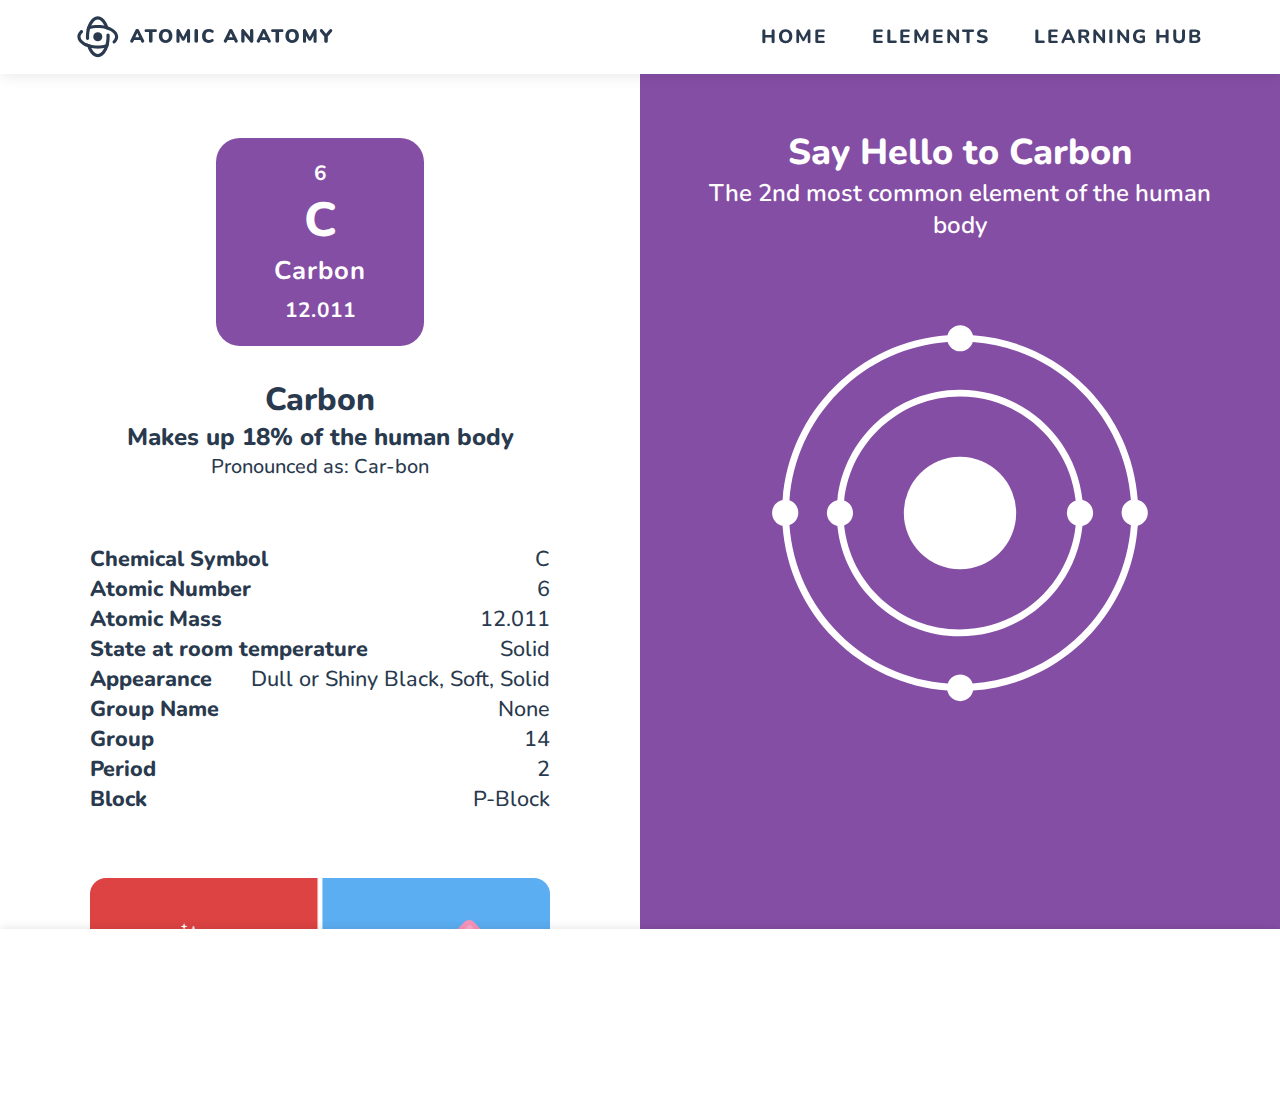
<file: carbon.html>
<!DOCTYPE html>
<html lang="en">
<head>
	<!-- Character Set utf-8 -->
    <meta charset="utf-8">
	<!-- Intial-Scale 1.0 -->
    <meta name="viewport" content="width=device-width, intial-scale=1.0">

    <title>Atomic Anatomy</title>

    <!-- Font Link -->
    <link href="https://fonts.googleapis.com/css?family=Nunito:400,600,700,800" rel="stylesheet">
    <!-- CSS Link -->
    <link rel="stylesheet" href="stylesheet.css"/>
    <link rel="stylesheet" href="css3-animate-it-master/css/animations.css" text="css">

</head>

<body>

  <header>

          <div class="navbar">

              <nav class="navcontent">
    <a href="index.html">
                <svg version="1.1" id="Layer_1" xmlns="http://www.w3.org/2000/svg" xmlns:xlink="http://www.w3.org/1999/xlink" x="0px" y="0px"
                   viewBox="0 0 1485 241" style="enable-background:new 0 0 1485 241;" xml:space="preserve" class="navlogo purplefy">
                <style type="text/css">
                  .nav-brandmark{fill:#2A3A4E;}
                </style>
                <g>
                  <path class="nav-brandmark purplefy" d="M390.143,146.558c0,2.45-0.984,4.529-2.95,6.236c-1.969,1.709-4.215,2.562-6.737,2.562
                    c-1.709,0-3.269-0.445-4.678-1.336c-1.411-0.892-2.524-2.228-3.341-4.009l-5.011-11.248h-36.081l-5.123,11.248
                    c-0.817,1.781-1.948,3.117-3.396,4.009c-1.447,0.891-3.025,1.336-4.732,1.336c-2.524,0-4.808-0.853-6.849-2.562
                    c-2.043-1.707-3.063-3.786-3.063-6.236c0-1.336,0.334-2.709,1.002-4.12l29.399-60.357c0.964-2.004,2.395-3.544,4.287-4.621
                    c1.894-1.075,3.99-1.614,6.292-1.614c2.228,0,4.305,0.539,6.236,1.614c1.93,1.077,3.378,2.617,4.343,4.621l29.399,60.357
                    C389.809,143.849,390.143,145.222,390.143,146.558z M338.249,123.396h22.272l-11.137-24.834L338.249,123.396z"/>
                  <path class="nav-brandmark purplefy" d="M420.153,152.85c-1.893-1.818-2.839-4.249-2.839-7.294v-52.45h-15.702c-3.268,0-5.698-0.686-7.294-2.061
                    c-1.598-1.373-2.395-3.47-2.395-6.292c0-2.82,0.797-4.899,2.395-6.236c1.596-1.336,4.026-2.004,7.294-2.004h52.116
                    c3.267,0,5.697,0.668,7.295,2.004c1.595,1.337,2.394,3.416,2.394,6.236c0,2.822-0.799,4.919-2.394,6.292
                    c-1.598,1.375-4.028,2.061-7.295,2.061h-15.701v52.45c0,3.045-0.947,5.476-2.84,7.294c-1.894,1.82-4.398,2.729-7.517,2.729
                    S422.047,154.67,420.153,152.85z"/>
                  <path class="nav-brandmark purplefy" d="M493.206,151.068c-5.902-3.303-10.45-7.979-13.642-14.031c-3.192-6.051-4.788-13.158-4.788-21.326
                    c0-8.165,1.596-15.273,4.788-21.325c3.191-6.05,7.739-10.708,13.642-13.976c5.902-3.266,12.862-4.9,20.88-4.9
                    c8.019,0,14.979,1.635,20.881,4.9c5.901,3.268,10.43,7.926,13.586,13.976c3.154,6.052,4.732,13.16,4.732,21.325
                    c0,8.168-1.598,15.275-4.788,21.326c-3.193,6.052-7.74,10.729-13.642,14.031c-5.902,3.304-12.826,4.955-20.77,4.955
                    C506.068,156.023,499.108,154.372,493.206,151.068z M528.007,134.03c3.341-4.193,5.011-10.301,5.011-18.319
                    c0-8.018-1.689-14.104-5.066-18.263c-3.38-4.157-8.001-6.236-13.865-6.236c-5.94,0-10.579,2.061-13.92,6.181
                    s-5.011,10.228-5.011,18.318c0,8.093,1.67,14.218,5.011,18.375c3.341,4.158,7.979,6.236,13.92,6.236
                    C520.025,140.322,524.666,138.226,528.007,134.03z"/>
                  <path class="nav-brandmark purplefy" d="M653.175,78.739c1.781,1.857,2.672,4.271,2.672,7.239v60.579c0,2.823-0.817,5.05-2.449,6.682
                    c-1.634,1.635-3.786,2.45-6.459,2.45c-2.6,0-4.733-0.815-6.403-2.45c-1.671-1.632-2.506-3.858-2.506-6.682v-32.739l-12.695,23.386
                    c-1.263,2.377-2.6,4.064-4.009,5.066c-1.411,1.003-3.081,1.504-5.011,1.504c-1.932,0-3.603-0.501-5.012-1.504
                    c-1.411-1.002-2.747-2.689-4.009-5.066l-12.584-22.718v32.071c0,2.748-0.835,4.956-2.506,6.626
                    c-1.67,1.671-3.842,2.506-6.514,2.506c-2.6,0-4.733-0.815-6.403-2.45c-1.671-1.632-2.506-3.858-2.506-6.682V85.979
                    c0-2.969,0.908-5.382,2.729-7.239c1.818-1.854,4.138-2.783,6.96-2.783c2.004,0,3.822,0.575,5.456,1.726
                    c1.633,1.152,3.007,2.804,4.121,4.956l20.49,38.53l20.379-38.53c2.3-4.455,5.418-6.682,9.354-6.682
                    C649.091,75.956,651.393,76.885,653.175,78.739z"/>
                  <path class="nav-brandmark purplefy" d="M684.188,152.961c-1.82-1.818-2.729-4.287-2.729-7.405V85.979c0-3.044,0.908-5.475,2.729-7.295
                    c1.818-1.818,4.287-2.728,7.405-2.728c3.191,0,5.716,0.909,7.573,2.728c1.854,1.82,2.783,4.251,2.783,7.295v59.577
                    c0,3.118-0.929,5.587-2.783,7.405c-1.857,1.82-4.382,2.729-7.573,2.729C688.475,155.689,686.006,154.781,684.188,152.961z"/>
                  <path class="nav-brandmark purplefy" d="M743.877,151.124c-5.902-3.267-10.468-7.943-13.697-14.031c-3.229-6.087-4.844-13.214-4.844-21.382
                    c0-8.091,1.614-15.182,4.844-21.27c3.229-6.087,7.795-10.764,13.697-14.031c5.902-3.266,12.787-4.9,20.657-4.9
                    c9.428,0,17.706,2.488,24.833,7.462c1.262,0.891,2.172,1.856,2.729,2.896c0.557,1.04,0.836,2.376,0.836,4.009
                    c0,2.302-0.651,4.251-1.949,5.846c-1.3,1.598-2.878,2.395-4.732,2.395c-1.114,0-2.116-0.167-3.007-0.501
                    c-0.892-0.334-1.932-0.872-3.118-1.614c-2.6-1.56-5.05-2.673-7.35-3.341c-2.303-0.669-4.678-1.003-7.128-1.003
                    c-6.608,0-11.525,1.987-14.755,5.958c-3.229,3.973-4.844,10.005-4.844,18.096c0,8.168,1.614,14.237,4.844,18.208
                    c3.229,3.973,8.146,5.958,14.755,5.958c2.228,0,4.38-0.352,6.459-1.059c2.078-0.704,4.751-1.799,8.019-3.285
                    c1.559-0.815,2.709-1.373,3.452-1.67c0.741-0.296,1.632-0.445,2.673-0.445c1.854,0,3.433,0.798,4.732,2.394
                    c1.298,1.598,1.949,3.547,1.949,5.847c0,1.56-0.279,2.878-0.836,3.953c-0.557,1.077-1.467,2.061-2.729,2.951
                    c-7.127,4.975-15.405,7.461-24.833,7.461C756.664,156.023,749.779,154.392,743.877,151.124z"/>
                  <path class="nav-brandmark purplefy" d="M933.133,146.558c0,2.45-0.985,4.529-2.951,6.236c-1.968,1.709-4.215,2.562-6.737,2.562
                    c-1.709,0-3.268-0.445-4.678-1.336c-1.411-0.892-2.524-2.228-3.341-4.009l-5.011-11.248h-36.081l-5.122,11.248
                    c-0.818,1.781-1.949,3.117-3.396,4.009c-1.448,0.891-3.026,1.336-4.733,1.336c-2.524,0-4.808-0.853-6.849-2.562
                    c-2.042-1.707-3.063-3.786-3.063-6.236c0-1.336,0.334-2.709,1.003-4.12l29.398-60.357c0.965-2.004,2.395-3.544,4.288-4.621
                    c1.893-1.075,3.989-1.614,6.292-1.614c2.227,0,4.305,0.539,6.235,1.614c1.93,1.077,3.378,2.617,4.344,4.621l29.398,60.357
                    C932.799,143.849,933.133,145.222,933.133,146.558z M881.238,123.396h22.272l-11.136-24.834L881.238,123.396z"/>
                  <path class="nav-brandmark purplefy" d="M1020.159,78.739c1.818,1.857,2.729,4.271,2.729,7.239v59.577c0,3.045-0.891,5.495-2.673,7.35
                    c-1.781,1.857-4.084,2.784-6.904,2.784c-3.341,0-5.865-1.113-7.572-3.341l-33.854-42.205v35.412c0,3.045-0.854,5.495-2.562,7.35
                    c-1.709,1.857-4.009,2.784-6.904,2.784c-2.822,0-5.123-0.927-6.904-2.784c-1.782-1.854-2.673-4.305-2.673-7.35V85.979
                    c0-2.969,0.891-5.382,2.673-7.239c1.781-1.854,4.082-2.783,6.904-2.783c3.191,0,5.68,1.113,7.461,3.341l33.854,42.094V85.979
                    c0-3.044,0.872-5.475,2.617-7.295c1.743-1.818,4.026-2.728,6.849-2.728C1016.02,75.956,1018.339,76.885,1020.159,78.739z"/>
                  <path class="nav-brandmark purplefy" d="M1124.447,146.558c0,2.45-0.985,4.529-2.951,6.236c-1.968,1.709-4.215,2.562-6.737,2.562
                    c-1.709,0-3.268-0.445-4.678-1.336c-1.411-0.892-2.524-2.228-3.341-4.009l-5.011-11.248h-36.081l-5.122,11.248
                    c-0.818,1.781-1.949,3.117-3.396,4.009c-1.448,0.891-3.026,1.336-4.733,1.336c-2.524,0-4.808-0.853-6.849-2.562
                    c-2.042-1.707-3.063-3.786-3.063-6.236c0-1.336,0.334-2.709,1.003-4.12l29.398-60.357c0.965-2.004,2.395-3.544,4.288-4.621
                    c1.893-1.075,3.989-1.614,6.292-1.614c2.227,0,4.305,0.539,6.235,1.614c1.93,1.077,3.378,2.617,4.344,4.621l29.398,60.357
                    C1124.113,143.849,1124.447,145.222,1124.447,146.558z M1072.553,123.396h22.272l-11.136-24.834L1072.553,123.396z"/>
                  <path class="nav-brandmark purplefy" d="M1154.457,152.85c-1.893-1.818-2.84-4.249-2.84-7.294v-52.45h-15.701c-3.268,0-5.699-0.686-7.294-2.061
                    c-1.598-1.373-2.395-3.47-2.395-6.292c0-2.82,0.797-4.899,2.395-6.236c1.595-1.336,4.026-2.004,7.294-2.004h52.116
                    c3.267,0,5.697,0.668,7.294,2.004c1.596,1.337,2.395,3.416,2.395,6.236c0,2.822-0.799,4.919-2.395,6.292
                    c-1.597,1.375-4.027,2.061-7.294,2.061h-15.702v52.45c0,3.045-0.946,5.476-2.839,7.294c-1.894,1.82-4.399,2.729-7.518,2.729
                    C1158.856,155.578,1156.351,154.67,1154.457,152.85z"/>
                  <path class="nav-brandmark purplefy" d="M1227.51,151.068c-5.902-3.303-10.45-7.979-13.642-14.031c-3.193-6.051-4.788-13.158-4.788-21.326
                    c0-8.165,1.595-15.273,4.788-21.325c3.191-6.05,7.739-10.708,13.642-13.976c5.902-3.266,12.862-4.9,20.88-4.9
                    c8.019,0,14.979,1.635,20.88,4.9c5.902,3.268,10.43,7.926,13.586,13.976c3.155,6.052,4.733,13.16,4.733,21.325
                    c0,8.168-1.598,15.275-4.789,21.326c-3.192,6.052-7.739,10.729-13.642,14.031c-5.901,3.304-12.825,4.955-20.769,4.955
                    C1240.372,156.023,1233.412,154.372,1227.51,151.068z M1262.31,134.03c3.341-4.193,5.012-10.301,5.012-18.319
                    c0-8.018-1.689-14.104-5.067-18.263c-3.379-4.157-8-6.236-13.864-6.236c-5.94,0-10.579,2.061-13.92,6.181
                    s-5.011,10.228-5.011,18.318c0,8.093,1.67,14.218,5.011,18.375c3.341,4.158,7.979,6.236,13.92,6.236
                    C1254.328,140.322,1258.969,138.226,1262.31,134.03z"/>
                  <path class="nav-brandmark purplefy" d="M1387.479,78.739c1.781,1.857,2.673,4.271,2.673,7.239v60.579c0,2.823-0.818,5.05-2.45,6.682
                    c-1.634,1.635-3.786,2.45-6.459,2.45c-2.6,0-4.732-0.815-6.403-2.45c-1.67-1.632-2.506-3.858-2.506-6.682v-32.739l-12.694,23.386
                    c-1.264,2.377-2.6,4.064-4.01,5.066c-1.411,1.003-3.081,1.504-5.011,1.504c-1.932,0-3.602-0.501-5.012-1.504
                    c-1.411-1.002-2.747-2.689-4.009-5.066l-12.584-22.718v32.071c0,2.748-0.835,4.956-2.505,6.626
                    c-1.671,1.671-3.842,2.506-6.515,2.506c-2.6,0-4.733-0.815-6.403-2.45c-1.671-1.632-2.506-3.858-2.506-6.682V85.979
                    c0-2.969,0.908-5.382,2.729-7.239c1.818-1.854,4.138-2.783,6.96-2.783c2.005,0,3.823,0.575,5.457,1.726
                    c1.632,1.152,3.007,2.804,4.12,4.956l20.49,38.53l20.379-38.53c2.3-4.455,5.418-6.682,9.354-6.682
                    C1383.395,75.956,1385.696,76.885,1387.479,78.739z"/>
                  <path class="nav-brandmark purplefy" d="M1471.332,75.845c2.449,0,4.657,0.946,6.626,2.839c1.966,1.894,2.95,4.065,2.95,6.515
                    c0,2.154-0.817,4.195-2.449,6.125l-23.386,27.061v27.172c0,3.268-0.947,5.773-2.84,7.517c-1.894,1.746-4.326,2.617-7.294,2.617
                    c-3.045,0-5.531-0.871-7.461-2.617c-1.932-1.743-2.896-4.249-2.896-7.517v-27.172l-23.163-27.061
                    c-1.709-1.93-2.562-4.009-2.562-6.236c0-2.449,0.964-4.602,2.896-6.459c1.93-1.854,4.12-2.783,6.57-2.783
                    c2.598,0,4.861,1.113,6.793,3.341l19.711,23.385l19.711-23.385C1466.469,76.958,1468.732,75.845,1471.332,75.845z"/>
                </g>
                <g>
                  <g>
                    <path class="nav-brandmark purplefy" d="M179.946,60.899c-2.702-7.972-5.934-15.353-9.603-22.001C157.779,16.171,140.026,2,120.345,2
                      c-19.68,0-37.434,14.171-49.998,36.898c-3.669,6.648-6.901,14.029-9.603,22.001c-2.364,6.956-4.321,14.368-5.823,22.136
                      c-1.41,7.245-2.413,14.805-2.979,22.598c-0.357,4.869-0.542,9.831-0.542,14.866c0,3.269,0.078,6.503,0.23,9.703
                      c0.155,3.247,2.047,6.155,4.936,7.647c0.069,0.036,0.139,0.072,0.209,0.108c6.268,3.228,13.649-1.551,13.307-8.593
                      c-0.143-2.94-0.215-5.898-0.215-8.865c0-8.218,0.554-16.356,1.625-24.248c0.954-7.085,2.321-13.974,4.081-20.524
                      c1.964-7.356,4.414-14.3,7.307-20.653c1.447-3.183,3.004-6.217,4.672-9.08c2.536-4.364,5.257-8.224,8.107-11.542
                      c7.719-9.012,16.35-13.986,24.685-13.986s16.965,4.974,24.685,13.986c2.85,3.318,5.571,7.178,8.107,11.542
                      c1.668,2.862,3.226,5.897,4.672,9.08c2.893,6.353,5.343,13.297,7.307,20.653c7.356,1.964,14.3,4.414,20.653,7.307
                      C184.268,75.267,182.31,67.855,179.946,60.899z M184.126,103.145c-0.069-0.036-0.139-0.072-0.209-0.108
                      c-6.269-3.229-13.651,1.551-13.309,8.594c0.143,2.941,0.215,5.9,0.215,8.869c0,8.212-0.554,16.356-1.625,24.242
                      c-0.954,7.092-2.321,13.974-4.081,20.53c-1.964,7.356-4.414,14.3-7.307,20.653c-1.447,3.183-3.004,6.217-4.672,9.08
                      c-2.536,4.352-5.251,8.212-8.095,11.524c-7.726,9.024-16.356,14.005-24.697,14.005s-16.972-4.98-24.697-14.005
                      c-2.844-3.312-5.559-7.172-8.095-11.524c-1.668-2.862-3.226-5.897-4.672-9.08c-2.893-6.353-5.343-13.297-7.307-20.653
                      c-7.356-1.964-14.3-4.414-20.653-7.307c1.502,7.769,3.46,15.18,5.823,22.136c2.702,7.966,5.928,15.34,9.597,21.989
                      C82.906,224.823,100.659,239,120.345,239s37.44-14.177,50.004-36.91c3.669-6.648,6.895-14.023,9.597-21.989
                      c2.364-6.956,4.321-14.368,5.823-22.136c1.41-7.252,2.419-14.811,2.979-22.604c0.357-4.869,0.542-9.825,0.542-14.86
                      c0-3.242-0.077-6.453-0.226-9.628C188.91,107.596,187.04,104.649,184.126,103.145z"/>
                  </g>
                  <g>
                    <path class="nav-brandmark purplefy" d="M165.117,165.271c-6.55,1.761-13.438,3.127-20.524,4.081c-7.892,1.071-16.03,1.625-24.248,1.625
                      s-16.356-0.554-24.248-1.625c-7.085-0.954-13.974-2.321-20.524-4.081c-7.356-1.964-14.3-4.414-20.653-7.307
                      c-3.183-1.447-6.217-3.004-9.08-4.672c-4.358-2.536-8.218-5.251-11.53-8.101c-9.024-7.719-13.998-16.35-13.998-24.691
                      c0-7.591,4.126-15.428,11.676-22.602c1.496-1.422,2.449-3.329,2.71-5.376c0.011-0.086,0.022-0.173,0.033-0.259
                      c1.109-8.596-9.135-13.765-15.427-7.805C8.232,94.946,1.845,107.291,1.845,120.5c0,19.68,14.177,37.44,36.904,50.004
                      c6.648,3.669,14.023,6.895,21.995,9.597c6.956,2.364,14.368,4.321,22.136,5.823c7.252,1.41,14.811,2.419,22.604,2.979
                      c4.869,0.357,9.825,0.542,14.86,0.542s9.991-0.185,14.86-0.542c7.793-0.56,15.353-1.57,22.604-2.979
                      c7.769-1.502,15.18-3.46,22.136-5.823c2.364-6.956,4.321-14.368,5.823-22.136C179.417,160.858,172.473,163.308,165.117,165.271z
                       M201.941,70.496c-6.648-3.669-14.023-6.895-21.995-9.597c-6.956-2.364-14.368-4.321-22.136-5.823
                      c-7.245-1.41-14.805-2.413-22.598-2.979c-4.869-0.357-9.831-0.542-14.866-0.542s-9.997,0.185-14.866,0.542
                      c-7.793,0.566-15.353,1.57-22.598,2.979c-7.769,1.502-15.18,3.46-22.136,5.823c-2.364,6.956-4.321,14.368-5.823,22.136
                      c6.353-2.893,13.297-5.343,20.653-7.307c6.55-1.761,13.438-3.127,20.524-4.081c7.892-1.071,16.03-1.625,24.248-1.625
                      s16.356,0.554,24.248,1.625c7.085,0.954,13.974,2.321,20.524,4.081c7.356,1.964,14.3,4.414,20.653,7.307
                      c3.183,1.447,6.217,3.004,9.08,4.672c4.358,2.536,8.218,5.251,11.53,8.095c9.024,7.726,13.998,16.356,13.998,24.697
                      c0,7.597-4.126,15.434-11.68,22.609c-1.497,1.422-2.451,3.33-2.712,5.378c-0.011,0.086-0.022,0.173-0.033,0.259
                      c-1.109,8.595,9.134,13.763,15.426,7.804c11.077-10.49,17.467-22.837,17.467-36.049C238.845,100.82,224.669,83.06,201.941,70.496z
                      "/>
                  </g>
                  <g>
                    <circle class="nav-brandmark purplefy" cx="120.344" cy="120.497" r="26.398"/>
                  </g>
                </g>
                </svg>
</a>
                <ul class="phosphorus-nav">
                    <li class="hometag nav-element purplefy" class="Smoothscroll"><a href="index.html" alt="link back to home page">Home</a></li>
                    <li class="elementtag nav-element purplefy" class="Smoothscroll"><a href="element-select.html" alt="link to element selection screen">Elements</a></li>
                    <li class="learntag nav-element last-tag purplefy" class="Smoothscroll"><a href="learning-hub.html" alt="link to learning hub">Learning Hub</a></li>

                </ul>

              </nav>

                  <div class="nav-change">

                          <div class="hamburgericon">


                          </div>

                  </div>

          </div>

      </header>

<div class="element-page-container">

<div class="element-container">

<div class="left-side-container">

<div class="left-side-content">

  <svg version="1.1" id="Layer_1" xmlns="http://www.w3.org/2000/svg" xmlns:xlink="http://www.w3.org/1999/xlink" x="0px" y="0px"
  	 viewBox="0 0 600 600" style="enable-background:new 0 0 600 600;" xml:space="preserve" class="atom-small content-load-2">
  <style type="text/css">
  	.csst0{fill:#854ea5;}
  	.csst1{fill:none;}
  </style>
  <circle class="csst0" cx="300" cy="300" r="70.2"/>
  <g>
  	<path class="csst1" d="M502,299.7c0-7.4,4.9-13.7,11.6-15.7c-3.7-51.2-25.4-98.8-62.1-135.5C414.8,111.7,367.2,90,316,86.3
  		C314,93,307.7,98,300.3,98c-7.4,0-13.7-4.9-15.7-11.7c-51.2,3.7-98.8,25.4-135.6,62.2c-36.8,36.8-58.5,84.5-62.2,135.7
  		c6.4,2.2,11.1,8.3,11.1,15.5c0,7.2-4.6,13.3-11.1,15.5c3.6,51.3,25.4,99,62.2,135.8c36.8,36.8,84.5,58.5,135.8,62.2
  		c2.2-6.4,8.3-11.1,15.5-11.1c7.2,0,13.3,4.6,15.5,11.1c51.2-3.7,98.9-25.4,135.7-62.2c36.7-36.7,58.5-84.4,62.2-135.6
  		C506.9,313.3,502,307.1,502,299.7z"/>
  	<path class="csst0" d="M534.8,299.7c0-7.7-5.4-14.2-12.6-15.9c-3.8-53.4-26.4-103.1-64.7-141.4c-38.3-38.3-88-60.9-141.3-64.6
  		c-1.7-7.2-8.2-12.5-15.9-12.5c-7.7,0-14.2,5.4-15.9,12.6c-110,7.8-198.2,95.9-206.1,205.9c-7.5,1.5-13.2,8.1-13.2,16.1
  		c0,7.9,5.6,14.6,13.1,16.1c3.8,53.3,26.4,103,64.7,141.3c38.3,38.3,87.9,60.9,141.3,64.7c1.5,7.5,8.1,13.2,16.1,13.2
  		c8,0,14.6-5.7,16.1-13.2c110-7.9,198-96,205.8-206C529.4,313.9,534.8,307.4,534.8,299.7z M451.5,450.9
  		c-36.8,36.8-84.5,58.5-135.7,62.2c-2.2-6.4-8.3-11.1-15.5-11.1c-7.2,0-13.3,4.6-15.5,11.1c-51.3-3.6-99-25.4-135.8-62.2
  		c-36.8-36.8-58.5-84.5-62.2-135.8c6.4-2.2,11.1-8.3,11.1-15.5c0-7.2-4.6-13.3-11.1-15.5c3.7-51.2,25.4-98.9,62.2-135.7
  		c36.7-36.7,84.4-58.5,135.6-62.2c2,6.8,8.3,11.7,15.7,11.7c7.4,0,13.7-4.9,15.7-11.7c51.2,3.7,98.8,25.4,135.5,62.1
  		c36.7,36.7,58.4,84.4,62.1,135.5c-6.7,2-11.6,8.3-11.6,15.7c0,7.4,4.9,13.7,11.6,15.7C510,366.5,488.2,414.2,451.5,450.9z"/>
  </g>
  <g>
  	<path class="csst1" d="M433.6,300c0-7.2,4.6-13.2,11-15.5c-7.8-73-69.7-130-144.7-130c-75,0-136.9,57-144.7,130
  		c6.5,2.2,11.1,8.3,11.1,15.5c0,7.2-4.6,13.3-11.1,15.5c7.7,73,69.7,130,144.7,130c75,0,136.9-57.1,144.7-130.1
  		C438.2,313.2,433.6,307.1,433.6,300z"/>
  	<path class="csst0" d="M466.4,300c0-8-5.7-14.6-13.3-16.1c-8.1-77.4-73.7-137.9-153.2-137.9c-79.5,0-145.1,60.5-153.2,138
  		c-7.5,1.5-13.1,8.1-13.1,16.1c0,7.9,5.6,14.5,13.1,16.1c8,77.4,73.7,138,153.2,138c79.5,0,145.2-60.6,153.2-138
  		C460.7,314.6,466.4,307.9,466.4,300z M299.9,445.5c-75,0-136.9-57-144.7-130c6.5-2.2,11.1-8.3,11.1-15.5c0-7.2-4.6-13.3-11.1-15.5
  		c7.8-73,69.7-130,144.7-130c75,0,136.9,57,144.7,130c-6.4,2.2-11,8.3-11,15.5c0,7.2,4.6,13.2,11,15.5
  		C436.9,388.4,375,445.5,299.9,445.5z"/>
  </g>
  </svg>

  <div class="element-page select-carbon select-box-page content-load-2">
      <p class="element-select-atomic-number">6</p>
      <h1 class="element-select-chemical-symbol">C</h1>
      <h2 class="element-select-element-name">Carbon</h2>
      <p class="element-select-atomic-mass">12.011</p>
  </div>

  <div class="element-page-top-info content-load-2">
    <h1 class="element-page-title">Carbon</h1>
    <h2 class="element-page-precent">Makes up 18% of the human body</h2>
    <h2 class="element-pronounce">Pronounced as: Car-bon</h2>
  </div>

<div class="element-page-gen-info content-load-2">
<h2 class="gen-info-item">Chemical Symbol <span class="gen-info-item-span">C</span></h2>
<h2 class="gen-info-item">Atomic Number <span class="gen-info-item-span">6</span></h2>
<h2 class="gen-info-item">Atomic Mass <span class="gen-info-item-span">12.011</span></h2>
<h2 class="gen-info-item">State at room temperature <span class="gen-info-item-span">Solid</span></h2>
<h2 class="gen-info-item">Appearance<span class="gen-info-item-span">Dull or Shiny Black, Soft, Solid</span></h2>
<h2 class="gen-info-item">Group Name <span class="gen-info-item-span">None</span></h2>
<h2 class="gen-info-item">Group <span class="gen-info-item-span">14</span></h2>
<h2 class="gen-info-item">Period <span class="gen-info-item-span">2</span></h2>
<h2 class="gen-info-item">Block <span class="gen-info-item-span">P-Block</span></h2>
</div>

<div class="element-page-para-info content-load-7">

<div class="element-page-para-photo">
<img src="images/carbon-intro-diagram.jpg" alt="You can find carbon in diamonds and pencil leads" />
</div>

<div class="element-page-para-text">
<h2 class="element-para-title">About Carbon</h2>
<p class="element-para">Meet Carbon the 6th element of the periodic table. Carbon is a relatively stable element, that doesn’t react with water or acids like many other elements, although it will react with oxygen. Carbon can found everywhere in nature from diamonds to animals, as well as many man-made objects such as pencils and plastics.</p>
</div>

<div class="element-page-para-photo">
<img src="images/carbon-body-diagram.jpg" alt="All of our cells contain carbon" />
</div>

<div class="element-page-para-text">
<h2 class="element-para-title">Carbon in the body</h2>
<p class="element-para">All life on earth is often called, “carbon-based life” as we are yet to find life that doesn’t rely on carbon. The human body is roughly made up of 18% carbon, this carbon plays many roles including acting as the building block for cell structures and allowing the body to release energy through breathing.</p>
</div>

</div>

<div class="element-page-facts content-load-7">

<h2 class="fact-title">Fun Facts</h2>

<div class="element-page-fact-1">

  <div class="element-page-fact-photo">
  <img src="images/carbon-ff-1.svg" alt="Fun Fact 1"/>
  </div>

  <div class="element-page-fact-text">
  <p class="element-fact-para">If you place Carbon under extreme heat and pressure for over a billion years it’s atomic structure will change causing it to become a diamond.</p>
  </div>

</div>

<div class="element-page-fact-2">

  <div class="element-page-fact-photo">
  <img src="images/carbon-ff-2.svg" alt="Fun Fact 2"/>
  </div>

  <div class="element-page-fact-text">
  <p class="element-fact-para">The word Carbon comes from the Latin word “Carbo” meaning charcoal or coal. This is likely because Coal/Charcoal was the first known sources of the element.</p>
  </div>

</div>

<div class="element-page-fact-1">

  <div class="element-page-fact-photo">
  <img src="images/carbon-ff-3.svg" alt="Fun Fact 3"/>
  </div>

  <div class="element-page-fact-text">
  <p class="element-fact-para">The world’s strongest and thinnest material known as “Graphene” is made of carbon. It is 200 times stronger than steel, despite being 1000 times thinner than your hair.</p>
  </div>

</div>

<div class="element-page-fact-2 last-fact">

  <div class="element-page-fact-photo">
  <img src="images/carbon-ff-4.svg" alt="Fun Fact 4"/>
  </div>

  <div class="element-page-fact-text">
  <p class="element-fact-para">Carbon has the highest melting point of all the elements, around 3500 °C. When reached Carbon actually sublimates, meaning it turns from solid to gas.</p>
  </div>

</div>

</div>


</div>

</div>

<div class="right-side-container carbon-right">

<h1 class="right-side-hello content-load-6">Say Hello to Carbon</h1>
<h1 class="right-side-subtitle content-load-6">The 2nd most common element of the human body </h1>

<svg version="1.1" id="Layer_1" xmlns="http://www.w3.org/2000/svg" xmlns:xlink="http://www.w3.org/1999/xlink" x="0px" y="0px"
	 viewBox="0 0 600 600" style="enable-background:new 0 0 600 600;" xml:space="preserve" class="atom-model content-load-6">
<style type="text/css">
	.cst0{fill:#ffffff;}
	.cst1{fill:none;}
</style>
<circle class="cst0" cx="300" cy="300" r="70.2"/>
<g class="c-atom-outer-ring">
	<path class="cst1" d="M502,299.7c0-7.4,4.9-13.7,11.6-15.7c-3.7-51.2-25.4-98.8-62.1-135.5C414.8,111.7,367.2,90,316,86.3
		C314,93,307.7,98,300.3,98c-7.4,0-13.7-4.9-15.7-11.7c-51.2,3.7-98.8,25.4-135.6,62.2c-36.8,36.8-58.5,84.5-62.2,135.7
		c6.4,2.2,11.1,8.3,11.1,15.5c0,7.2-4.6,13.3-11.1,15.5c3.6,51.3,25.4,99,62.2,135.8c36.8,36.8,84.5,58.5,135.8,62.2
		c2.2-6.4,8.3-11.1,15.5-11.1c7.2,0,13.3,4.6,15.5,11.1c51.2-3.7,98.9-25.4,135.7-62.2c36.7-36.7,58.5-84.4,62.2-135.6
		C506.9,313.3,502,307.1,502,299.7z"/>
	<path class="cst0" d="M534.8,299.7c0-7.7-5.4-14.2-12.6-15.9c-3.8-53.4-26.4-103.1-64.7-141.4c-38.3-38.3-88-60.9-141.3-64.6
		c-1.7-7.2-8.2-12.5-15.9-12.5c-7.7,0-14.2,5.4-15.9,12.6c-110,7.8-198.2,95.9-206.1,205.9c-7.5,1.5-13.2,8.1-13.2,16.1
		c0,7.9,5.6,14.6,13.1,16.1c3.8,53.3,26.4,103,64.7,141.3c38.3,38.3,87.9,60.9,141.3,64.7c1.5,7.5,8.1,13.2,16.1,13.2
		c8,0,14.6-5.7,16.1-13.2c110-7.9,198-96,205.8-206C529.4,313.9,534.8,307.4,534.8,299.7z M451.5,450.9
		c-36.8,36.8-84.5,58.5-135.7,62.2c-2.2-6.4-8.3-11.1-15.5-11.1c-7.2,0-13.3,4.6-15.5,11.1c-51.3-3.6-99-25.4-135.8-62.2
		c-36.8-36.8-58.5-84.5-62.2-135.8c6.4-2.2,11.1-8.3,11.1-15.5c0-7.2-4.6-13.3-11.1-15.5c3.7-51.2,25.4-98.9,62.2-135.7
		c36.7-36.7,84.4-58.5,135.6-62.2c2,6.8,8.3,11.7,15.7,11.7c7.4,0,13.7-4.9,15.7-11.7c51.2,3.7,98.8,25.4,135.5,62.1
		c36.7,36.7,58.4,84.4,62.1,135.5c-6.7,2-11.6,8.3-11.6,15.7c0,7.4,4.9,13.7,11.6,15.7C510,366.5,488.2,414.2,451.5,450.9z"/>
</g>
<g class="c-atom-inner-ring">
	<path class="cst1" d="M433.6,300c0-7.2,4.6-13.2,11-15.5c-7.8-73-69.7-130-144.7-130c-75,0-136.9,57-144.7,130
		c6.5,2.2,11.1,8.3,11.1,15.5c0,7.2-4.6,13.3-11.1,15.5c7.7,73,69.7,130,144.7,130c75,0,136.9-57.1,144.7-130.1
		C438.2,313.2,433.6,307.1,433.6,300z"/>
	<path class="cst0" d="M466.4,300c0-8-5.7-14.6-13.3-16.1c-8.1-77.4-73.7-137.9-153.2-137.9c-79.5,0-145.1,60.5-153.2,138
		c-7.5,1.5-13.1,8.1-13.1,16.1c0,7.9,5.6,14.5,13.1,16.1c8,77.4,73.7,138,153.2,138c79.5,0,145.2-60.6,153.2-138
		C460.7,314.6,466.4,307.9,466.4,300z M299.9,445.5c-75,0-136.9-57-144.7-130c6.5-2.2,11.1-8.3,11.1-15.5c0-7.2-4.6-13.3-11.1-15.5
		c7.8-73,69.7-130,144.7-130c75,0,136.9,57,144.7,130c-6.4,2.2-11,8.3-11,15.5c0,7.2,4.6,13.2,11,15.5
		C436.9,388.4,375,445.5,299.9,445.5z"/>
</g>
</svg>


</div>

</div>

</div>

<div class="footer-phosphorus">

  <div class="mediasection animatedParent animateOnce" id="contact">

          <h1 class="mediatitle animated fadeInUpShort">The scientist behind the experiement</h1>

  <div class="mediarow animated fadeInUpShort">

      <a href="https://www.instagram.com/calumdixon_/" target="_blank" class="iconlink">
      <svg version="1.1" class="mediaicon purplefy" id="Layer_2" xmlns="http://www.w3.org/2000/svg" xmlns:xlink="http://www.w3.org/1999/xlink" x="0px" y="0px"
  viewBox="0 0 400 400" style="enable-background:new 0 0 400 400;" xml:space="preserve">
  <style type="text/css">
  .st0{fill:#2A3A4E;}
  </style>
  <g>
  <path class="st0" d="M200,38.2c52.7,0,58.9,0.2,79.7,1.2c19.2,0.9,29.7,4.1,36.6,6.8c9.2,3.6,15.8,7.9,22.7,14.8
  c6.9,6.9,11.2,13.5,14.8,22.7c2.7,7,5.9,17.4,6.8,36.6c0.9,20.8,1.2,27,1.2,79.7s-0.2,58.9-1.2,79.7c-0.9,19.2-4.1,29.7-6.8,36.6
  c-3.6,9.2-7.9,15.8-14.8,22.7c-6.9,6.9-13.5,11.2-22.7,14.8c-7,2.7-17.4,5.9-36.6,6.8c-20.8,0.9-27,1.2-79.7,1.2
  s-58.9-0.2-79.7-1.2c-19.2-0.9-29.7-4.1-36.6-6.8c-9.2-3.6-15.8-7.9-22.7-14.8c-6.9-6.9-11.2-13.5-14.8-22.7
  c-2.7-7-5.9-17.4-6.8-36.6c-0.9-20.8-1.2-27-1.2-79.7s0.2-58.9,1.2-79.7c0.9-19.2,4.1-29.7,6.8-36.6c3.6-9.2,7.9-15.8,14.8-22.7
  c6.9-6.9,13.5-11.2,22.7-14.8c7-2.7,17.4-5.9,36.6-6.8C141.1,38.4,147.3,38.2,200,38.2 M200,2.7c-53.6,0-60.3,0.2-81.4,1.2
  c-21,1-35.3,4.3-47.9,9.2c-13,5-24,11.8-35,22.8c-11,11-17.7,22-22.8,35c-4.9,12.6-8.2,26.9-9.2,47.9c-1,21-1.2,27.8-1.2,81.4
  c0,53.6,0.2,60.3,1.2,81.4c1,21,4.3,35.3,9.2,47.9c5,13,11.8,24,22.8,35c11,11,22,17.7,35,22.8c12.6,4.9,26.9,8.2,47.9,9.2
  c21,1,27.8,1.2,81.4,1.2s60.3-0.2,81.4-1.2c21-1,35.3-4.3,47.9-9.2c13-5,24-11.8,35-22.8c11-11,17.7-22,22.8-35
  c4.9-12.6,8.2-26.9,9.2-47.9c1-21,1.2-27.8,1.2-81.4s-0.2-60.3-1.2-81.4c-1-21-4.3-35.3-9.2-47.9c-5-13-11.8-24-22.8-35
  c-11-11-22-17.7-35-22.8c-12.6-4.9-26.9-8.2-47.9-9.2C260.3,2.9,253.6,2.7,200,2.7L200,2.7z"/>
  <path class="st0" d="M200,98.7C144,98.7,98.7,144,98.7,200S144,301.3,200,301.3S301.3,256,301.3,200S256,98.7,200,98.7z M200,265.8
  c-36.3,0-65.8-29.4-65.8-65.8c0-36.3,29.4-65.8,65.8-65.8c36.3,0,65.8,29.4,65.8,65.8C265.8,236.3,236.3,265.8,200,265.8z"/>
  <circle class="st0 purplefy" cx="305.3" cy="94.7" r="23.7"/>
  </g>
  </svg>
      </a>

      <a href="https://www.tumblr.com/blog/calumdixon" target="_blank" class="iconlink">
      <svg version="1.1" id="Layer_3" xmlns="http://www.w3.org/2000/svg" xmlns:xlink="http://www.w3.org/1999/xlink" x="0px" y="0px"
  viewBox="0 0 400 400" style="enable-background:new 0 0 400 400;" xml:space="preserve" class="mediaicon purplefy">
  <style type="text/css">
  .st0{fill:#2A3A4E;}
  </style>
  <path class="st0" d="M245,394c-58.4,0-101.8-30-101.8-101.8v-115h-53v-62.3C148.5,99.7,172.9,49.5,175.7,6h60.6v98.8H307v72.4h-70.7
  v100.2c0,30,15.2,40.4,39.3,40.4h34.2V394H245z"/>
  </svg>
          </a>

      <a href="https://dribbble.com/calumdixon_" target="_blank" class="iconlink">
      <svg version="1.1" id="Layer_2" xmlns="http://www.w3.org/2000/svg" xmlns:xlink="http://www.w3.org/1999/xlink" x="0px" y="0px"
  viewBox="0 0 400 400" style="enable-background:new 0 0 400 400;" xml:space="preserve" class="mediaicon purplefy">
  <style type="text/css">
  .st0{fill:#2A3A4E;}
  </style>
  <path class="st0" d="M200,2.7C91.1,2.7,2.7,91.1,2.7,200S91.1,397.3,200,397.3c108.7,0,197.3-88.4,197.3-197.3S308.7,2.7,200,2.7z
  M330.3,93.6c23.5,28.7,37.7,65.3,38.1,104.9c-5.6-1.1-61.2-12.4-117.3-5.4c-1.3-2.8-2.4-5.8-3.6-8.8c-3.4-8.1-7.3-16.5-11.1-24.4
  C298.5,134.7,326.7,98.3,330.3,93.6z M200,31.8c42.8,0,82,16.1,111.7,42.4c-3,4.3-28.5,38.3-88.4,60.8
  c-27.6-50.7-58.2-92.2-62.9-98.7C173,33.3,186.3,31.8,200,31.8z M128.3,47.6c4.5,6,34.5,47.7,62.5,97.4C112,166,42.5,165.5,35,165.5
  C45.9,113.3,81.2,69.9,128.3,47.6z M31.3,200.2c0-1.7,0-3.4,0-5.1c7.3,0.2,89,1.3,173.1-24c4.9,9.4,9.4,19,13.7,28.7
  c-2.1,0.6-4.5,1.3-6.6,1.9c-86.9,28-133.1,104.7-137,111.1C47.8,283,31.3,243.4,31.3,200.2z M200,368.7c-39,0-74.9-13.3-103.4-35.5
  c3-6.2,37.2-72.1,132.3-105.3c0.4-0.2,0.6-0.2,1.1-0.4c23.8,61.4,33.4,113,36,127.8C245.6,363.9,223.3,368.7,200,368.7z M294,339.8
  c-1.7-10.3-10.7-59.5-32.7-120.1c52.9-8.3,99.1,5.4,104.9,7.3C358.8,273.8,331.8,314.3,294,339.8z"/>
  </svg>
      </a>

      <a href="https://twitter.com/CalumDixon_" target="_blank" class="iconlink">
      <svg version="1.1" id="Layer_2" xmlns="http://www.w3.org/2000/svg" xmlns:xlink="http://www.w3.org/1999/xlink" x="0px" y="0px"
  viewBox="0 0 400 400" style="enable-background:new 0 0 400 400;" xml:space="preserve" class="mediaicon purplefy">
  <style type="text/css">
  .st0{fill:#2A3A4E;}
  </style>
  <g id="Logo__x2014__FIXED">
  <g>
  <path class="st0" d="M355,120.6c0.2,3.4,0.2,6.9,0.2,10.3c0,105.7-80.5,227.7-227.7,227.7c-45.1,0-87.2-13.3-122.5-35.7
    c6.2,0.8,12.6,1.1,19,1.1c37.5,0,71.9-12.8,99.4-34.3c-35-0.6-64.6-23.7-74.8-55.6c4.8,0.9,9.8,1.4,15,1.4
    c7.3,0,14.4-0.9,21.1-2.8c-36.5-7.3-64.1-39.8-64.1-78.5V153c10.8,5.9,23.1,9.5,36.2,10c-21.4-14.4-35.6-38.9-35.6-66.6
    c0-14.7,3.9-28.4,10.8-40.3c39.5,48.4,98.5,80.4,165,83.6c-1.2-5.9-2-12-2-18.3c0-44.2,35.9-80.1,80.1-80.1
    c22.9,0,43.7,9.7,58.4,25.3c18.3-3.6,35.4-10.1,50.9-19.4c-6.1,18.7-18.7,34.5-35.3,44.3c16.2-2,31.7-6.2,46-12.6
    C384.2,95.1,370.7,109.3,355,120.6z"/>
  </g>
  </g>
  </svg>
      </a>

  </div>

  <h5 class="animated fadeInUpShort">The product of a reaction between the code and imagination of © Calum Dixon - 2018</h5>

</div>

</div>

<script src="https://cdnjs.cloudflare.com/ajax/libs/jquery/3.2.1/jquery.min.js"></script>
<script src="https://ajax.googleapis.com/ajax/libs/jquery/3.3.1/jquery.min.js"></script>
<script src="css3-animate-it-master/js/css3-animate-it.js"></script>
<script src="hamburgericon.js"></script>
<script src="jquery-3.3.1.js"></script>
<script src="jquery-ui.js"></script>
<script>

    $( document ).ready(function() {
        $('.element').on('mouseover', function(e){
            console.log($(this).css('background-color'));

            $('.precent-colour').css('fill', $(this).css('background-color'));
            $('.select-element-precent-text').css('color', $(this).css('background-color'));

            $('.precent-rect').css('height', (100 - $(this).attr('data-percentage') - 8) + '%'); // 7% extra for offset because magic numbers are bad

            $('.element-percentage-text').text($(this).attr('data-percentage'));
            $('.element-name-text').text($(this).find('.select-element-name').text());

        });
    });

</script>


</body>

</html>
</file>
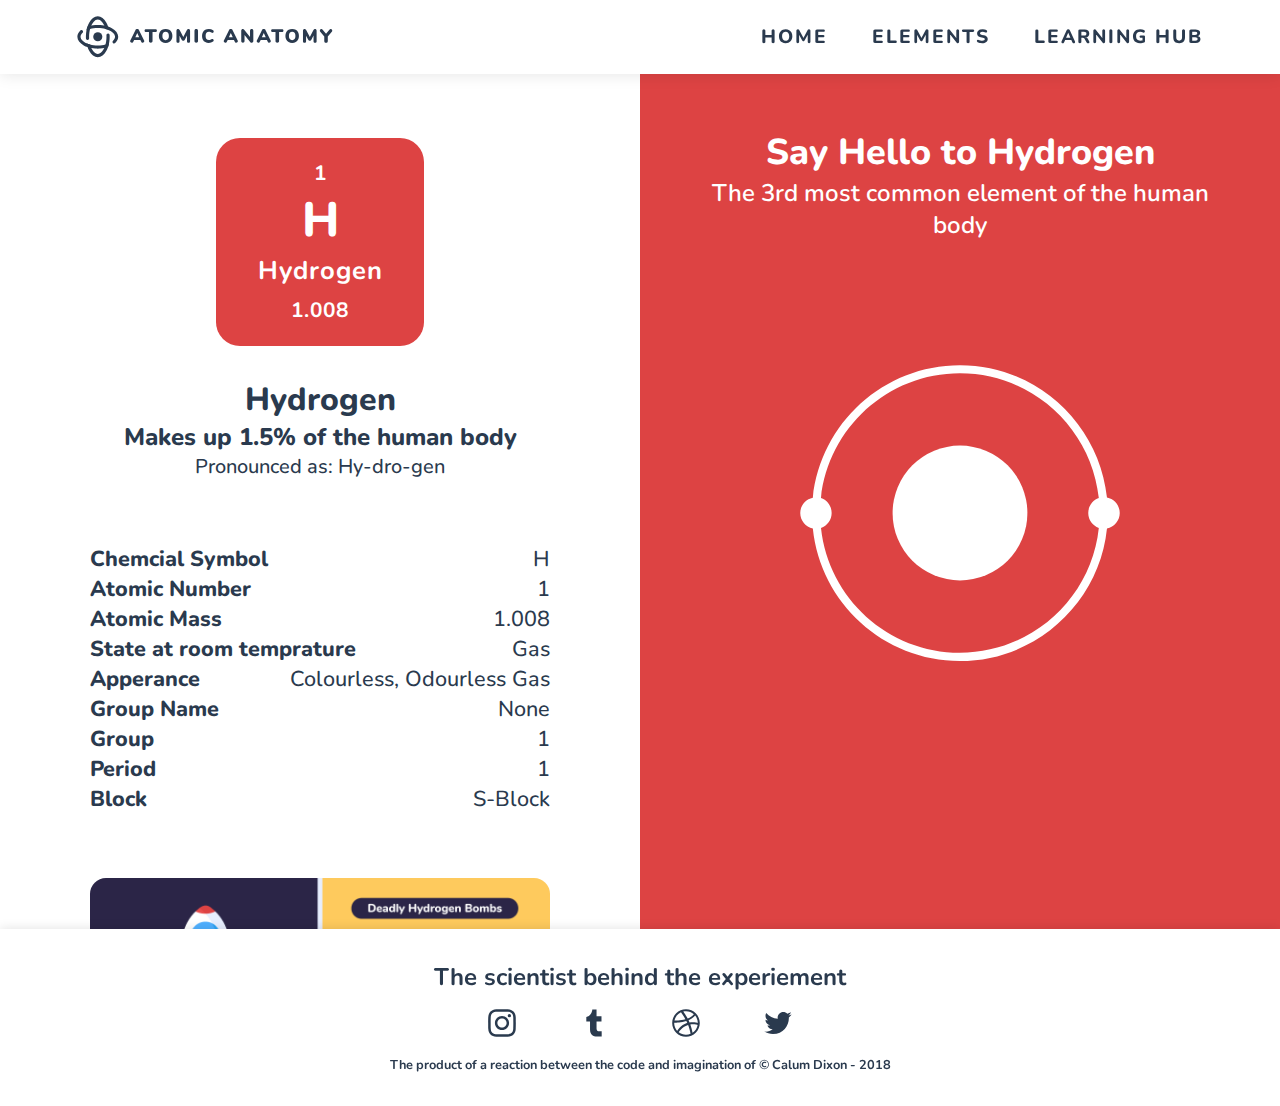
<file: hydrogen.html>
<!DOCTYPE html>
<html lang="en">
<head>
	<!-- Character Set utf-8 -->
    <meta charset="utf-8">
	<!-- Intial-Scale 1.0 -->
    <meta name="viewport" content="width=device-width, intial-scale=1.0">

    <title>Atomic Anatomy</title>

    <!-- Font Link -->
    <link href="https://fonts.googleapis.com/css?family=Nunito:400,600,700,800" rel="stylesheet">
    <!-- CSS Link -->
    <link rel="stylesheet" href="stylesheet.css"/>

</head>

<body>

  <header>

          <div class="navbar">

              <nav class="navcontent">
    <a href="index.html">
                <svg version="1.1" id="Layer_1" xmlns="http://www.w3.org/2000/svg" xmlns:xlink="http://www.w3.org/1999/xlink" x="0px" y="0px"
                   viewBox="0 0 1485 241" style="enable-background:new 0 0 1485 241;" xml:space="preserve" class="navlogo redfy">
                <style type="text/css">
                  .nav-brandmark{fill:#2A3A4E;}
                </style>
                <g>
                  <path class="nav-brandmark redfy" d="M390.143,146.558c0,2.45-0.984,4.529-2.95,6.236c-1.969,1.709-4.215,2.562-6.737,2.562
                    c-1.709,0-3.269-0.445-4.678-1.336c-1.411-0.892-2.524-2.228-3.341-4.009l-5.011-11.248h-36.081l-5.123,11.248
                    c-0.817,1.781-1.948,3.117-3.396,4.009c-1.447,0.891-3.025,1.336-4.732,1.336c-2.524,0-4.808-0.853-6.849-2.562
                    c-2.043-1.707-3.063-3.786-3.063-6.236c0-1.336,0.334-2.709,1.002-4.12l29.399-60.357c0.964-2.004,2.395-3.544,4.287-4.621
                    c1.894-1.075,3.99-1.614,6.292-1.614c2.228,0,4.305,0.539,6.236,1.614c1.93,1.077,3.378,2.617,4.343,4.621l29.399,60.357
                    C389.809,143.849,390.143,145.222,390.143,146.558z M338.249,123.396h22.272l-11.137-24.834L338.249,123.396z"/>
                  <path class="nav-brandmark redfy" d="M420.153,152.85c-1.893-1.818-2.839-4.249-2.839-7.294v-52.45h-15.702c-3.268,0-5.698-0.686-7.294-2.061
                    c-1.598-1.373-2.395-3.47-2.395-6.292c0-2.82,0.797-4.899,2.395-6.236c1.596-1.336,4.026-2.004,7.294-2.004h52.116
                    c3.267,0,5.697,0.668,7.295,2.004c1.595,1.337,2.394,3.416,2.394,6.236c0,2.822-0.799,4.919-2.394,6.292
                    c-1.598,1.375-4.028,2.061-7.295,2.061h-15.701v52.45c0,3.045-0.947,5.476-2.84,7.294c-1.894,1.82-4.398,2.729-7.517,2.729
                    S422.047,154.67,420.153,152.85z"/>
                  <path class="nav-brandmark redfy" d="M493.206,151.068c-5.902-3.303-10.45-7.979-13.642-14.031c-3.192-6.051-4.788-13.158-4.788-21.326
                    c0-8.165,1.596-15.273,4.788-21.325c3.191-6.05,7.739-10.708,13.642-13.976c5.902-3.266,12.862-4.9,20.88-4.9
                    c8.019,0,14.979,1.635,20.881,4.9c5.901,3.268,10.43,7.926,13.586,13.976c3.154,6.052,4.732,13.16,4.732,21.325
                    c0,8.168-1.598,15.275-4.788,21.326c-3.193,6.052-7.74,10.729-13.642,14.031c-5.902,3.304-12.826,4.955-20.77,4.955
                    C506.068,156.023,499.108,154.372,493.206,151.068z M528.007,134.03c3.341-4.193,5.011-10.301,5.011-18.319
                    c0-8.018-1.689-14.104-5.066-18.263c-3.38-4.157-8.001-6.236-13.865-6.236c-5.94,0-10.579,2.061-13.92,6.181
                    s-5.011,10.228-5.011,18.318c0,8.093,1.67,14.218,5.011,18.375c3.341,4.158,7.979,6.236,13.92,6.236
                    C520.025,140.322,524.666,138.226,528.007,134.03z"/>
                  <path class="nav-brandmark redfy" d="M653.175,78.739c1.781,1.857,2.672,4.271,2.672,7.239v60.579c0,2.823-0.817,5.05-2.449,6.682
                    c-1.634,1.635-3.786,2.45-6.459,2.45c-2.6,0-4.733-0.815-6.403-2.45c-1.671-1.632-2.506-3.858-2.506-6.682v-32.739l-12.695,23.386
                    c-1.263,2.377-2.6,4.064-4.009,5.066c-1.411,1.003-3.081,1.504-5.011,1.504c-1.932,0-3.603-0.501-5.012-1.504
                    c-1.411-1.002-2.747-2.689-4.009-5.066l-12.584-22.718v32.071c0,2.748-0.835,4.956-2.506,6.626
                    c-1.67,1.671-3.842,2.506-6.514,2.506c-2.6,0-4.733-0.815-6.403-2.45c-1.671-1.632-2.506-3.858-2.506-6.682V85.979
                    c0-2.969,0.908-5.382,2.729-7.239c1.818-1.854,4.138-2.783,6.96-2.783c2.004,0,3.822,0.575,5.456,1.726
                    c1.633,1.152,3.007,2.804,4.121,4.956l20.49,38.53l20.379-38.53c2.3-4.455,5.418-6.682,9.354-6.682
                    C649.091,75.956,651.393,76.885,653.175,78.739z"/>
                  <path class="nav-brandmark redfy" d="M684.188,152.961c-1.82-1.818-2.729-4.287-2.729-7.405V85.979c0-3.044,0.908-5.475,2.729-7.295
                    c1.818-1.818,4.287-2.728,7.405-2.728c3.191,0,5.716,0.909,7.573,2.728c1.854,1.82,2.783,4.251,2.783,7.295v59.577
                    c0,3.118-0.929,5.587-2.783,7.405c-1.857,1.82-4.382,2.729-7.573,2.729C688.475,155.689,686.006,154.781,684.188,152.961z"/>
                  <path class="nav-brandmark yellofy" d="M743.877,151.124c-5.902-3.267-10.468-7.943-13.697-14.031c-3.229-6.087-4.844-13.214-4.844-21.382
                    c0-8.091,1.614-15.182,4.844-21.27c3.229-6.087,7.795-10.764,13.697-14.031c5.902-3.266,12.787-4.9,20.657-4.9
                    c9.428,0,17.706,2.488,24.833,7.462c1.262,0.891,2.172,1.856,2.729,2.896c0.557,1.04,0.836,2.376,0.836,4.009
                    c0,2.302-0.651,4.251-1.949,5.846c-1.3,1.598-2.878,2.395-4.732,2.395c-1.114,0-2.116-0.167-3.007-0.501
                    c-0.892-0.334-1.932-0.872-3.118-1.614c-2.6-1.56-5.05-2.673-7.35-3.341c-2.303-0.669-4.678-1.003-7.128-1.003
                    c-6.608,0-11.525,1.987-14.755,5.958c-3.229,3.973-4.844,10.005-4.844,18.096c0,8.168,1.614,14.237,4.844,18.208
                    c3.229,3.973,8.146,5.958,14.755,5.958c2.228,0,4.38-0.352,6.459-1.059c2.078-0.704,4.751-1.799,8.019-3.285
                    c1.559-0.815,2.709-1.373,3.452-1.67c0.741-0.296,1.632-0.445,2.673-0.445c1.854,0,3.433,0.798,4.732,2.394
                    c1.298,1.598,1.949,3.547,1.949,5.847c0,1.56-0.279,2.878-0.836,3.953c-0.557,1.077-1.467,2.061-2.729,2.951
                    c-7.127,4.975-15.405,7.461-24.833,7.461C756.664,156.023,749.779,154.392,743.877,151.124z"/>
                  <path class="nav-brandmark redfy" d="M933.133,146.558c0,2.45-0.985,4.529-2.951,6.236c-1.968,1.709-4.215,2.562-6.737,2.562
                    c-1.709,0-3.268-0.445-4.678-1.336c-1.411-0.892-2.524-2.228-3.341-4.009l-5.011-11.248h-36.081l-5.122,11.248
                    c-0.818,1.781-1.949,3.117-3.396,4.009c-1.448,0.891-3.026,1.336-4.733,1.336c-2.524,0-4.808-0.853-6.849-2.562
                    c-2.042-1.707-3.063-3.786-3.063-6.236c0-1.336,0.334-2.709,1.003-4.12l29.398-60.357c0.965-2.004,2.395-3.544,4.288-4.621
                    c1.893-1.075,3.989-1.614,6.292-1.614c2.227,0,4.305,0.539,6.235,1.614c1.93,1.077,3.378,2.617,4.344,4.621l29.398,60.357
                    C932.799,143.849,933.133,145.222,933.133,146.558z M881.238,123.396h22.272l-11.136-24.834L881.238,123.396z"/>
                  <path class="nav-brandmark redfy" d="M1020.159,78.739c1.818,1.857,2.729,4.271,2.729,7.239v59.577c0,3.045-0.891,5.495-2.673,7.35
                    c-1.781,1.857-4.084,2.784-6.904,2.784c-3.341,0-5.865-1.113-7.572-3.341l-33.854-42.205v35.412c0,3.045-0.854,5.495-2.562,7.35
                    c-1.709,1.857-4.009,2.784-6.904,2.784c-2.822,0-5.123-0.927-6.904-2.784c-1.782-1.854-2.673-4.305-2.673-7.35V85.979
                    c0-2.969,0.891-5.382,2.673-7.239c1.781-1.854,4.082-2.783,6.904-2.783c3.191,0,5.68,1.113,7.461,3.341l33.854,42.094V85.979
                    c0-3.044,0.872-5.475,2.617-7.295c1.743-1.818,4.026-2.728,6.849-2.728C1016.02,75.956,1018.339,76.885,1020.159,78.739z"/>
                  <path class="nav-brandmark redfy" d="M1124.447,146.558c0,2.45-0.985,4.529-2.951,6.236c-1.968,1.709-4.215,2.562-6.737,2.562
                    c-1.709,0-3.268-0.445-4.678-1.336c-1.411-0.892-2.524-2.228-3.341-4.009l-5.011-11.248h-36.081l-5.122,11.248
                    c-0.818,1.781-1.949,3.117-3.396,4.009c-1.448,0.891-3.026,1.336-4.733,1.336c-2.524,0-4.808-0.853-6.849-2.562
                    c-2.042-1.707-3.063-3.786-3.063-6.236c0-1.336,0.334-2.709,1.003-4.12l29.398-60.357c0.965-2.004,2.395-3.544,4.288-4.621
                    c1.893-1.075,3.989-1.614,6.292-1.614c2.227,0,4.305,0.539,6.235,1.614c1.93,1.077,3.378,2.617,4.344,4.621l29.398,60.357
                    C1124.113,143.849,1124.447,145.222,1124.447,146.558z M1072.553,123.396h22.272l-11.136-24.834L1072.553,123.396z"/>
                  <path class="nav-brandmark redfy" d="M1154.457,152.85c-1.893-1.818-2.84-4.249-2.84-7.294v-52.45h-15.701c-3.268,0-5.699-0.686-7.294-2.061
                    c-1.598-1.373-2.395-3.47-2.395-6.292c0-2.82,0.797-4.899,2.395-6.236c1.595-1.336,4.026-2.004,7.294-2.004h52.116
                    c3.267,0,5.697,0.668,7.294,2.004c1.596,1.337,2.395,3.416,2.395,6.236c0,2.822-0.799,4.919-2.395,6.292
                    c-1.597,1.375-4.027,2.061-7.294,2.061h-15.702v52.45c0,3.045-0.946,5.476-2.839,7.294c-1.894,1.82-4.399,2.729-7.518,2.729
                    C1158.856,155.578,1156.351,154.67,1154.457,152.85z"/>
                  <path class="nav-brandmark redfy" d="M1227.51,151.068c-5.902-3.303-10.45-7.979-13.642-14.031c-3.193-6.051-4.788-13.158-4.788-21.326
                    c0-8.165,1.595-15.273,4.788-21.325c3.191-6.05,7.739-10.708,13.642-13.976c5.902-3.266,12.862-4.9,20.88-4.9
                    c8.019,0,14.979,1.635,20.88,4.9c5.902,3.268,10.43,7.926,13.586,13.976c3.155,6.052,4.733,13.16,4.733,21.325
                    c0,8.168-1.598,15.275-4.789,21.326c-3.192,6.052-7.739,10.729-13.642,14.031c-5.901,3.304-12.825,4.955-20.769,4.955
                    C1240.372,156.023,1233.412,154.372,1227.51,151.068z M1262.31,134.03c3.341-4.193,5.012-10.301,5.012-18.319
                    c0-8.018-1.689-14.104-5.067-18.263c-3.379-4.157-8-6.236-13.864-6.236c-5.94,0-10.579,2.061-13.92,6.181
                    s-5.011,10.228-5.011,18.318c0,8.093,1.67,14.218,5.011,18.375c3.341,4.158,7.979,6.236,13.92,6.236
                    C1254.328,140.322,1258.969,138.226,1262.31,134.03z"/>
                  <path class="nav-brandmark redfy" d="M1387.479,78.739c1.781,1.857,2.673,4.271,2.673,7.239v60.579c0,2.823-0.818,5.05-2.45,6.682
                    c-1.634,1.635-3.786,2.45-6.459,2.45c-2.6,0-4.732-0.815-6.403-2.45c-1.67-1.632-2.506-3.858-2.506-6.682v-32.739l-12.694,23.386
                    c-1.264,2.377-2.6,4.064-4.01,5.066c-1.411,1.003-3.081,1.504-5.011,1.504c-1.932,0-3.602-0.501-5.012-1.504
                    c-1.411-1.002-2.747-2.689-4.009-5.066l-12.584-22.718v32.071c0,2.748-0.835,4.956-2.505,6.626
                    c-1.671,1.671-3.842,2.506-6.515,2.506c-2.6,0-4.733-0.815-6.403-2.45c-1.671-1.632-2.506-3.858-2.506-6.682V85.979
                    c0-2.969,0.908-5.382,2.729-7.239c1.818-1.854,4.138-2.783,6.96-2.783c2.005,0,3.823,0.575,5.457,1.726
                    c1.632,1.152,3.007,2.804,4.12,4.956l20.49,38.53l20.379-38.53c2.3-4.455,5.418-6.682,9.354-6.682
                    C1383.395,75.956,1385.696,76.885,1387.479,78.739z"/>
                  <path class="nav-brandmark redfy" d="M1471.332,75.845c2.449,0,4.657,0.946,6.626,2.839c1.966,1.894,2.95,4.065,2.95,6.515
                    c0,2.154-0.817,4.195-2.449,6.125l-23.386,27.061v27.172c0,3.268-0.947,5.773-2.84,7.517c-1.894,1.746-4.326,2.617-7.294,2.617
                    c-3.045,0-5.531-0.871-7.461-2.617c-1.932-1.743-2.896-4.249-2.896-7.517v-27.172l-23.163-27.061
                    c-1.709-1.93-2.562-4.009-2.562-6.236c0-2.449,0.964-4.602,2.896-6.459c1.93-1.854,4.12-2.783,6.57-2.783
                    c2.598,0,4.861,1.113,6.793,3.341l19.711,23.385l19.711-23.385C1466.469,76.958,1468.732,75.845,1471.332,75.845z"/>
                </g>
                <g>
                  <g>
                    <path class="nav-brandmark redfy" d="M179.946,60.899c-2.702-7.972-5.934-15.353-9.603-22.001C157.779,16.171,140.026,2,120.345,2
                      c-19.68,0-37.434,14.171-49.998,36.898c-3.669,6.648-6.901,14.029-9.603,22.001c-2.364,6.956-4.321,14.368-5.823,22.136
                      c-1.41,7.245-2.413,14.805-2.979,22.598c-0.357,4.869-0.542,9.831-0.542,14.866c0,3.269,0.078,6.503,0.23,9.703
                      c0.155,3.247,2.047,6.155,4.936,7.647c0.069,0.036,0.139,0.072,0.209,0.108c6.268,3.228,13.649-1.551,13.307-8.593
                      c-0.143-2.94-0.215-5.898-0.215-8.865c0-8.218,0.554-16.356,1.625-24.248c0.954-7.085,2.321-13.974,4.081-20.524
                      c1.964-7.356,4.414-14.3,7.307-20.653c1.447-3.183,3.004-6.217,4.672-9.08c2.536-4.364,5.257-8.224,8.107-11.542
                      c7.719-9.012,16.35-13.986,24.685-13.986s16.965,4.974,24.685,13.986c2.85,3.318,5.571,7.178,8.107,11.542
                      c1.668,2.862,3.226,5.897,4.672,9.08c2.893,6.353,5.343,13.297,7.307,20.653c7.356,1.964,14.3,4.414,20.653,7.307
                      C184.268,75.267,182.31,67.855,179.946,60.899z M184.126,103.145c-0.069-0.036-0.139-0.072-0.209-0.108
                      c-6.269-3.229-13.651,1.551-13.309,8.594c0.143,2.941,0.215,5.9,0.215,8.869c0,8.212-0.554,16.356-1.625,24.242
                      c-0.954,7.092-2.321,13.974-4.081,20.53c-1.964,7.356-4.414,14.3-7.307,20.653c-1.447,3.183-3.004,6.217-4.672,9.08
                      c-2.536,4.352-5.251,8.212-8.095,11.524c-7.726,9.024-16.356,14.005-24.697,14.005s-16.972-4.98-24.697-14.005
                      c-2.844-3.312-5.559-7.172-8.095-11.524c-1.668-2.862-3.226-5.897-4.672-9.08c-2.893-6.353-5.343-13.297-7.307-20.653
                      c-7.356-1.964-14.3-4.414-20.653-7.307c1.502,7.769,3.46,15.18,5.823,22.136c2.702,7.966,5.928,15.34,9.597,21.989
                      C82.906,224.823,100.659,239,120.345,239s37.44-14.177,50.004-36.91c3.669-6.648,6.895-14.023,9.597-21.989
                      c2.364-6.956,4.321-14.368,5.823-22.136c1.41-7.252,2.419-14.811,2.979-22.604c0.357-4.869,0.542-9.825,0.542-14.86
                      c0-3.242-0.077-6.453-0.226-9.628C188.91,107.596,187.04,104.649,184.126,103.145z"/>
                  </g>
                  <g>
                    <path class="nav-brandmark redfy" d="M165.117,165.271c-6.55,1.761-13.438,3.127-20.524,4.081c-7.892,1.071-16.03,1.625-24.248,1.625
                      s-16.356-0.554-24.248-1.625c-7.085-0.954-13.974-2.321-20.524-4.081c-7.356-1.964-14.3-4.414-20.653-7.307
                      c-3.183-1.447-6.217-3.004-9.08-4.672c-4.358-2.536-8.218-5.251-11.53-8.101c-9.024-7.719-13.998-16.35-13.998-24.691
                      c0-7.591,4.126-15.428,11.676-22.602c1.496-1.422,2.449-3.329,2.71-5.376c0.011-0.086,0.022-0.173,0.033-0.259
                      c1.109-8.596-9.135-13.765-15.427-7.805C8.232,94.946,1.845,107.291,1.845,120.5c0,19.68,14.177,37.44,36.904,50.004
                      c6.648,3.669,14.023,6.895,21.995,9.597c6.956,2.364,14.368,4.321,22.136,5.823c7.252,1.41,14.811,2.419,22.604,2.979
                      c4.869,0.357,9.825,0.542,14.86,0.542s9.991-0.185,14.86-0.542c7.793-0.56,15.353-1.57,22.604-2.979
                      c7.769-1.502,15.18-3.46,22.136-5.823c2.364-6.956,4.321-14.368,5.823-22.136C179.417,160.858,172.473,163.308,165.117,165.271z
                       M201.941,70.496c-6.648-3.669-14.023-6.895-21.995-9.597c-6.956-2.364-14.368-4.321-22.136-5.823
                      c-7.245-1.41-14.805-2.413-22.598-2.979c-4.869-0.357-9.831-0.542-14.866-0.542s-9.997,0.185-14.866,0.542
                      c-7.793,0.566-15.353,1.57-22.598,2.979c-7.769,1.502-15.18,3.46-22.136,5.823c-2.364,6.956-4.321,14.368-5.823,22.136
                      c6.353-2.893,13.297-5.343,20.653-7.307c6.55-1.761,13.438-3.127,20.524-4.081c7.892-1.071,16.03-1.625,24.248-1.625
                      s16.356,0.554,24.248,1.625c7.085,0.954,13.974,2.321,20.524,4.081c7.356,1.964,14.3,4.414,20.653,7.307
                      c3.183,1.447,6.217,3.004,9.08,4.672c4.358,2.536,8.218,5.251,11.53,8.095c9.024,7.726,13.998,16.356,13.998,24.697
                      c0,7.597-4.126,15.434-11.68,22.609c-1.497,1.422-2.451,3.33-2.712,5.378c-0.011,0.086-0.022,0.173-0.033,0.259
                      c-1.109,8.595,9.134,13.763,15.426,7.804c11.077-10.49,17.467-22.837,17.467-36.049C238.845,100.82,224.669,83.06,201.941,70.496z
                      "/>
                  </g>
                  <g>
                    <circle class="nav-brandmark redfy" cx="120.344" cy="120.497" r="26.398"/>
                  </g>
                </g>
                </svg>
</a>
                <ul class="phosphorus-nav">
                    <li class="hometag nav-element redfy" class="Smoothscroll"><a href="index.html" alt="link back to home page">Home</a></li>
                    <li class="elementtag nav-element redfy" class="Smoothscroll"><a href="element-select.html" alt="link to element selection screen">Elements</a></li>
                    <li class="learntag nav-element last-tag redfy" class="Smoothscroll"><a href="learning-hub.html" alt="link to learning hub">Learning Hub</a></li>

                </ul>

              </nav>

                  <div class="nav-change">

                          <div class="hamburgericon">


                          </div>

                  </div>

          </div>

      </header>

<div class="element-page-container">

<div class="element-container">

<div class="left-side-container">

<div class="left-side-content">

  <svg version="1.1" id="Layer_1" xmlns="http://www.w3.org/2000/svg" xmlns:xlink="http://www.w3.org/1999/xlink" x="0px" y="0px"
  	 viewBox="0 0 500 500" style="enable-background:new 0 0 500 500;" xml:space="preserve" class="atom-small">
  <style type="text/css">
  	.hasst0{fill:#DD4343;}
  	.hasst1{fill:none;}
  </style>
  <circle class="hasst0" cx="250" cy="250" r="70.2"/>
  <g>
  	<path class="hasst1" d="M383.6,250c0-7.2,4.6-13.2,11-15.5c-7.8-73-69.7-130-144.7-130c-75,0-136.9,57-144.7,130
  		c6.5,2.2,11.1,8.3,11.1,15.5c0,7.2-4.6,13.3-11.1,15.5c7.7,73,69.7,130,144.7,130c75,0,136.9-57.1,144.7-130.1
  		C388.2,263.2,383.6,257.1,383.6,250z"/>
  	<path class="hasst0" d="M416.4,250c0-8-5.7-14.6-13.3-16.1c-8.1-77.4-73.7-137.9-153.2-137.9c-79.5,0-145.1,60.5-153.2,138
  		c-7.5,1.5-13.1,8.1-13.1,16.1c0,7.9,5.6,14.5,13.1,16.1c8,77.4,73.7,138,153.2,138c79.5,0,145.2-60.6,153.2-138
  		C410.7,264.6,416.4,257.9,416.4,250z M249.9,395.5c-75,0-136.9-57-144.7-130c6.5-2.2,11.1-8.3,11.1-15.5c0-7.2-4.6-13.3-11.1-15.5
  		c7.8-73,69.7-130,144.7-130c75,0,136.9,57,144.7,130c-6.4,2.2-11,8.3-11,15.5c0,7.2,4.6,13.2,11,15.5
  		C386.9,338.4,325,395.5,249.9,395.5z"/>
  </g>
  </svg>

  <div class="element-page select-hydrogen select-box-page">
      <p class="element-select-atomic-number">1</p>
      <h1 class="element-select-chemical-symbol">H</h1>
      <h2 class="element-select-element-name">Hydrogen</h2>
      <p class="element-select-atomic-mass">1.008</p>
  </div>

  <div class="element-page-top-info">
    <h1 class="element-page-title">Hydrogen</h1>
    <h2 class="element-page-precent">Makes up 1.5% of the human body</h2>
    <h2 class="element-pronounce">Pronounced as: Hy-dro-gen</h2>
  </div>

<div class="element-page-gen-info">
<h2 class="gen-info-item">Chemcial Symbol <span class="gen-info-item-span">H</span></h2>
<h2 class="gen-info-item">Atomic Number <span class="gen-info-item-span">1</span></h2>
<h2 class="gen-info-item">Atomic Mass <span class="gen-info-item-span">1.008</span></h2>
<h2 class="gen-info-item">State at room temprature <span class="gen-info-item-span">Gas</span></h2>
<h2 class="gen-info-item">Apperance <span class="gen-info-item-span">Colourless, Odourless Gas</span></h2>
<h2 class="gen-info-item">Group Name <span class="gen-info-item-span">None</span></span></h2>
<h2 class="gen-info-item">Group <span class="gen-info-item-span">1</span></h2>
<h2 class="gen-info-item">Period <span class="gen-info-item-span">1</span></h2>
<h2 class="gen-info-item">Block <span class="gen-info-item-span">S-Block</span></h2>
</div>

<div class="element-page-para-info">

<div class="element-page-para-photo">
<img src="images/hydrogen-intro-diagram.jpg" alt="We use hydrogen to make rocket fuel and deadly hydrogen bombs" />
</div>

<div class="element-page-para-text">
<h2 class="element-para-title">About Hydrogen</h2>
<p class="element-para">Meet hydrogen the 1st element of the periodic table. Hydrogen takes the form of a colourless and odorless gas that has a lower density than all other elements. Its an incredibly powerful and reactive element that we use to make rocket fuel and deadly hydrogen bombs.</p>
</div>

<div class="element-page-para-photo">
<img src="images/hydrogen-body-diagram.jpg" alt="Water is made of Hydrogen and Oxygen"/>
</div>

<div class="element-page-para-text">
<h2 class="element-para-title">Hydrogen in the body</h2>
<p class="element-para">Although hydrogen makes up a large amount of the body it doesn’t play an active role in the body, instead it can be found bonded to other elements like oxygen to form the water in the body. While leaving the active roles to other elements such as Nitrogen, Oxygen and Phosphorus. </p>
</div>

</div>

<div class="element-page-facts">

<h2 class="fact-title">Fun Facts</h2>

<div class="element-page-fact-1">

  <div class="element-page-fact-photo">
  <img src="images/hydrogen-ff-1.svg" alt="Fun Fact 1" />
  </div>

  <div class="element-page-fact-text">
  <p class="element-fact-para">The name hydrogen comes from the greek words “Hydro” meaning water and “Genes” meaning creator. Hydrogen has this name because it is found in water.</p>
  </div>

</div>

<div class="element-page-fact-2">

  <div class="element-page-fact-photo">
  <img src="images/hydrogen-ff-2.svg" alt="Fun Fact 2" />
  </div>

  <div class="element-page-fact-text">
  <p class="element-fact-para">Being 14 times lighter than air, making Hydrogen is the lightest element found in the universe,so light that it will even float away from earth into space!</p>
  </div>

</div>

<div class="element-page-fact-1">

  <div class="element-page-fact-photo">
  <img src="images/hydrogen-ff-3.svg" alt="Fun Fact 3" />
  </div>

  <div class="element-page-fact-text">
  <p class="element-fact-para">75% of the universe’s mass is made up of Hydrogen making it the most commonly found element across the entire universe.</p>
  </div>

</div>

<div class="element-page-fact-2 last-fact">

  <div class="element-page-fact-photo">
  <img src="images/hydrogen-ff-4.svg" alt="Fun Fact 4" />
  </div>

  <div class="element-page-fact-text">
  <p class="element-fact-para">If burned Hydrogen reacts with the Oxygen found naturally in the air creating a reaction that creates water.</p>
  </div>

</div>

</div>


</div>

</div>

<div class="right-side-container hydrogen-right">

<h1 class="right-side-hello">Say Hello to Hydrogen</h1>
<h1 class="right-side-subtitle">The 3rd most common element of the human body </h1>

<svg version="1.1" id="Layer_1" xmlns="http://www.w3.org/2000/svg" xmlns:xlink="http://www.w3.org/1999/xlink" x="0px" y="0px"
	 viewBox="0 0 500 500" style="enable-background:new 0 0 500 500;" xml:space="preserve" class="atom-model">
<style type="text/css">
	.hast0{fill:#ffffff;}
	.hast1{fill:none;}
</style>
<circle class="hast0" cx="250" cy="250" r="70.2"/>
<g class="h-atom-ring">
	<path class="hast1" d="M383.6,250c0-7.2,4.6-13.2,11-15.5c-7.8-73-69.7-130-144.7-130c-75,0-136.9,57-144.7,130
		c6.5,2.2,11.1,8.3,11.1,15.5c0,7.2-4.6,13.3-11.1,15.5c7.7,73,69.7,130,144.7,130c75,0,136.9-57.1,144.7-130.1
		C388.2,263.2,383.6,257.1,383.6,250z"/>
	<path class="hast0" d="M416.4,250c0-8-5.7-14.6-13.3-16.1c-8.1-77.4-73.7-137.9-153.2-137.9c-79.5,0-145.1,60.5-153.2,138
		c-7.5,1.5-13.1,8.1-13.1,16.1c0,7.9,5.6,14.5,13.1,16.1c8,77.4,73.7,138,153.2,138c79.5,0,145.2-60.6,153.2-138
		C410.7,264.6,416.4,257.9,416.4,250z M249.9,395.5c-75,0-136.9-57-144.7-130c6.5-2.2,11.1-8.3,11.1-15.5c0-7.2-4.6-13.3-11.1-15.5
		c7.8-73,69.7-130,144.7-130c75,0,136.9,57,144.7,130c-6.4,2.2-11,8.3-11,15.5c0,7.2,4.6,13.2,11,15.5
		C386.9,338.4,325,395.5,249.9,395.5z"/>
</g>
</svg>

</div>

</div>

</div>

<div class="footer-phosphorus">

  <div class="mediasection animatedParent animateOnce" id="contact">

          <h1 class="mediatitle animated fadeInUpShort">The scientist behind the experiement</h1>

  <div class="mediarow animated fadeInUpShort">

      <a href="https://www.instagram.com/calumdixon_/" target="_blank" class="iconlink">
      <svg version="1.1" class="mediaicon redfy" id="Layer_2" xmlns="http://www.w3.org/2000/svg" xmlns:xlink="http://www.w3.org/1999/xlink" x="0px" y="0px"
  viewBox="0 0 400 400" style="enable-background:new 0 0 400 400;" xml:space="preserve">
  <style type="text/css">
  .st0{fill:#2A3A4E;}
  </style>
  <g>
  <path class="st0" d="M200,38.2c52.7,0,58.9,0.2,79.7,1.2c19.2,0.9,29.7,4.1,36.6,6.8c9.2,3.6,15.8,7.9,22.7,14.8
  c6.9,6.9,11.2,13.5,14.8,22.7c2.7,7,5.9,17.4,6.8,36.6c0.9,20.8,1.2,27,1.2,79.7s-0.2,58.9-1.2,79.7c-0.9,19.2-4.1,29.7-6.8,36.6
  c-3.6,9.2-7.9,15.8-14.8,22.7c-6.9,6.9-13.5,11.2-22.7,14.8c-7,2.7-17.4,5.9-36.6,6.8c-20.8,0.9-27,1.2-79.7,1.2
  s-58.9-0.2-79.7-1.2c-19.2-0.9-29.7-4.1-36.6-6.8c-9.2-3.6-15.8-7.9-22.7-14.8c-6.9-6.9-11.2-13.5-14.8-22.7
  c-2.7-7-5.9-17.4-6.8-36.6c-0.9-20.8-1.2-27-1.2-79.7s0.2-58.9,1.2-79.7c0.9-19.2,4.1-29.7,6.8-36.6c3.6-9.2,7.9-15.8,14.8-22.7
  c6.9-6.9,13.5-11.2,22.7-14.8c7-2.7,17.4-5.9,36.6-6.8C141.1,38.4,147.3,38.2,200,38.2 M200,2.7c-53.6,0-60.3,0.2-81.4,1.2
  c-21,1-35.3,4.3-47.9,9.2c-13,5-24,11.8-35,22.8c-11,11-17.7,22-22.8,35c-4.9,12.6-8.2,26.9-9.2,47.9c-1,21-1.2,27.8-1.2,81.4
  c0,53.6,0.2,60.3,1.2,81.4c1,21,4.3,35.3,9.2,47.9c5,13,11.8,24,22.8,35c11,11,22,17.7,35,22.8c12.6,4.9,26.9,8.2,47.9,9.2
  c21,1,27.8,1.2,81.4,1.2s60.3-0.2,81.4-1.2c21-1,35.3-4.3,47.9-9.2c13-5,24-11.8,35-22.8c11-11,17.7-22,22.8-35
  c4.9-12.6,8.2-26.9,9.2-47.9c1-21,1.2-27.8,1.2-81.4s-0.2-60.3-1.2-81.4c-1-21-4.3-35.3-9.2-47.9c-5-13-11.8-24-22.8-35
  c-11-11-22-17.7-35-22.8c-12.6-4.9-26.9-8.2-47.9-9.2C260.3,2.9,253.6,2.7,200,2.7L200,2.7z"/>
  <path class="st0" d="M200,98.7C144,98.7,98.7,144,98.7,200S144,301.3,200,301.3S301.3,256,301.3,200S256,98.7,200,98.7z M200,265.8
  c-36.3,0-65.8-29.4-65.8-65.8c0-36.3,29.4-65.8,65.8-65.8c36.3,0,65.8,29.4,65.8,65.8C265.8,236.3,236.3,265.8,200,265.8z"/>
  <circle class="st0 redfy" cx="305.3" cy="94.7" r="23.7"/>
  </g>
  </svg>
      </a>

      <a href="https://www.tumblr.com/blog/calumdixon" target="_blank" class="iconlink">
      <svg version="1.1" id="Layer_3" xmlns="http://www.w3.org/2000/svg" xmlns:xlink="http://www.w3.org/1999/xlink" x="0px" y="0px"
  viewBox="0 0 400 400" style="enable-background:new 0 0 400 400;" xml:space="preserve" class="mediaicon redfy">
  <style type="text/css">
  .st0{fill:#2A3A4E;}
  </style>
  <path class="st0" d="M245,394c-58.4,0-101.8-30-101.8-101.8v-115h-53v-62.3C148.5,99.7,172.9,49.5,175.7,6h60.6v98.8H307v72.4h-70.7
  v100.2c0,30,15.2,40.4,39.3,40.4h34.2V394H245z"/>
  </svg>
          </a>

      <a href="https://dribbble.com/calumdixon_" target="_blank" class="iconlink">
      <svg version="1.1" id="Layer_2" xmlns="http://www.w3.org/2000/svg" xmlns:xlink="http://www.w3.org/1999/xlink" x="0px" y="0px"
  viewBox="0 0 400 400" style="enable-background:new 0 0 400 400;" xml:space="preserve" class="mediaicon redfy">
  <style type="text/css">
  .st0{fill:#2A3A4E;}
  </style>
  <path class="st0" d="M200,2.7C91.1,2.7,2.7,91.1,2.7,200S91.1,397.3,200,397.3c108.7,0,197.3-88.4,197.3-197.3S308.7,2.7,200,2.7z
  M330.3,93.6c23.5,28.7,37.7,65.3,38.1,104.9c-5.6-1.1-61.2-12.4-117.3-5.4c-1.3-2.8-2.4-5.8-3.6-8.8c-3.4-8.1-7.3-16.5-11.1-24.4
  C298.5,134.7,326.7,98.3,330.3,93.6z M200,31.8c42.8,0,82,16.1,111.7,42.4c-3,4.3-28.5,38.3-88.4,60.8
  c-27.6-50.7-58.2-92.2-62.9-98.7C173,33.3,186.3,31.8,200,31.8z M128.3,47.6c4.5,6,34.5,47.7,62.5,97.4C112,166,42.5,165.5,35,165.5
  C45.9,113.3,81.2,69.9,128.3,47.6z M31.3,200.2c0-1.7,0-3.4,0-5.1c7.3,0.2,89,1.3,173.1-24c4.9,9.4,9.4,19,13.7,28.7
  c-2.1,0.6-4.5,1.3-6.6,1.9c-86.9,28-133.1,104.7-137,111.1C47.8,283,31.3,243.4,31.3,200.2z M200,368.7c-39,0-74.9-13.3-103.4-35.5
  c3-6.2,37.2-72.1,132.3-105.3c0.4-0.2,0.6-0.2,1.1-0.4c23.8,61.4,33.4,113,36,127.8C245.6,363.9,223.3,368.7,200,368.7z M294,339.8
  c-1.7-10.3-10.7-59.5-32.7-120.1c52.9-8.3,99.1,5.4,104.9,7.3C358.8,273.8,331.8,314.3,294,339.8z"/>
  </svg>
      </a>

      <a href="https://twitter.com/CalumDixon_" target="_blank" class="iconlink">
      <svg version="1.1" id="Layer_2" xmlns="http://www.w3.org/2000/svg" xmlns:xlink="http://www.w3.org/1999/xlink" x="0px" y="0px"
  viewBox="0 0 400 400" style="enable-background:new 0 0 400 400;" xml:space="preserve" class="mediaicon redfy">
  <style type="text/css">
  .st0{fill:#2A3A4E;}
  </style>
  <g id="Logo__x2014__FIXED">
  <g>
  <path class="st0" d="M355,120.6c0.2,3.4,0.2,6.9,0.2,10.3c0,105.7-80.5,227.7-227.7,227.7c-45.1,0-87.2-13.3-122.5-35.7
    c6.2,0.8,12.6,1.1,19,1.1c37.5,0,71.9-12.8,99.4-34.3c-35-0.6-64.6-23.7-74.8-55.6c4.8,0.9,9.8,1.4,15,1.4
    c7.3,0,14.4-0.9,21.1-2.8c-36.5-7.3-64.1-39.8-64.1-78.5V153c10.8,5.9,23.1,9.5,36.2,10c-21.4-14.4-35.6-38.9-35.6-66.6
    c0-14.7,3.9-28.4,10.8-40.3c39.5,48.4,98.5,80.4,165,83.6c-1.2-5.9-2-12-2-18.3c0-44.2,35.9-80.1,80.1-80.1
    c22.9,0,43.7,9.7,58.4,25.3c18.3-3.6,35.4-10.1,50.9-19.4c-6.1,18.7-18.7,34.5-35.3,44.3c16.2-2,31.7-6.2,46-12.6
    C384.2,95.1,370.7,109.3,355,120.6z"/>
  </g>
  </g>
  </svg>
      </a>

  </div>

  <h5>The product of a reaction between the code and imagination of © Calum Dixon - 2018</h5>

</div>

</div>

<script src="https://cdnjs.cloudflare.com/ajax/libs/jquery/3.2.1/jquery.min.js"></script>
<script src="https://ajax.googleapis.com/ajax/libs/jquery/3.3.1/jquery.min.js"></script>
<script src="hamburgericon.js"></script>
<script src="jquery-3.3.1.js"></script>
<script src="jquery-ui.js"></script>
<script>

    $( document ).ready(function() {
        $('.element').on('mouseover', function(e){
            console.log($(this).css('background-color'));

            $('.precent-colour').css('fill', $(this).css('background-color'));
            $('.select-element-precent-text').css('color', $(this).css('background-color'));

            $('.precent-rect').css('height', (100 - $(this).attr('data-percentage') - 8) + '%'); // 7% extra for offset because magic numbers are bad

            $('.element-percentage-text').text($(this).attr('data-percentage'));
            $('.element-name-text').text($(this).find('.select-element-name').text());

        });
    });

</script>


</body>

</html>
</file>
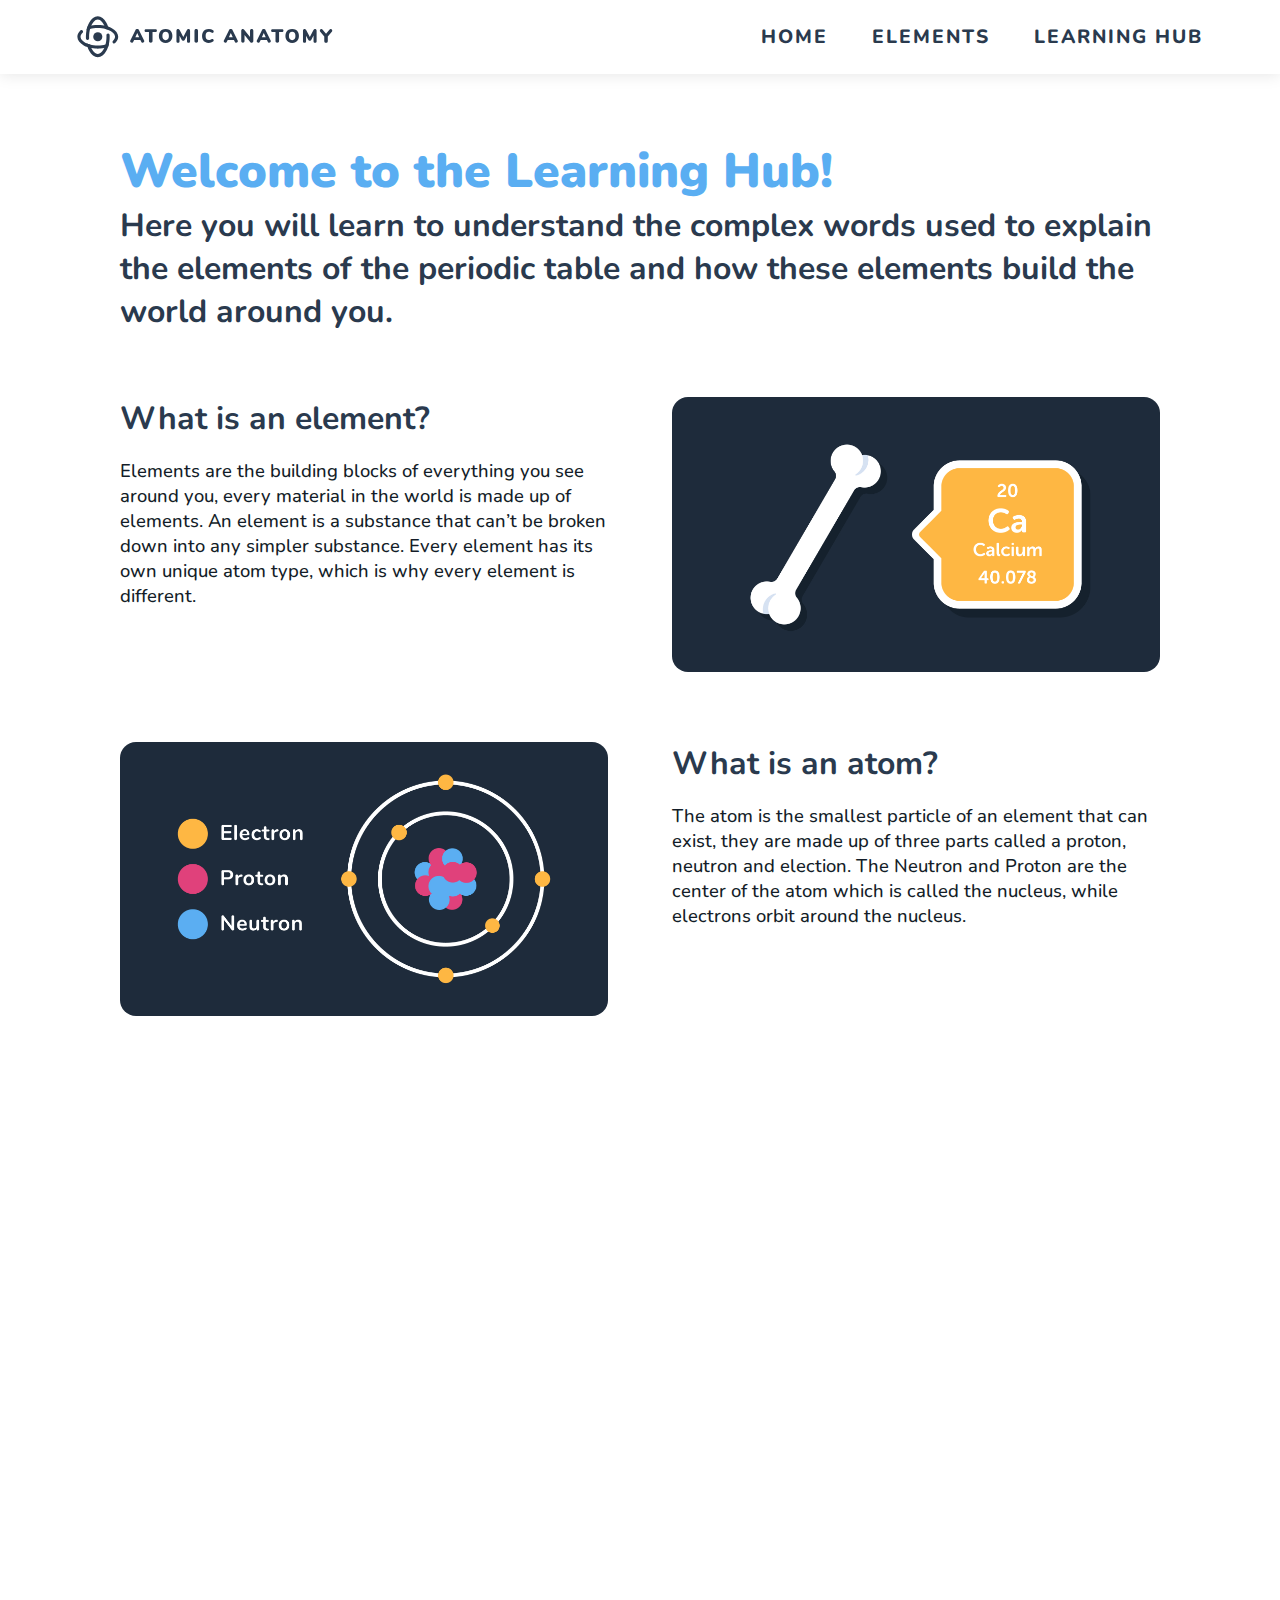
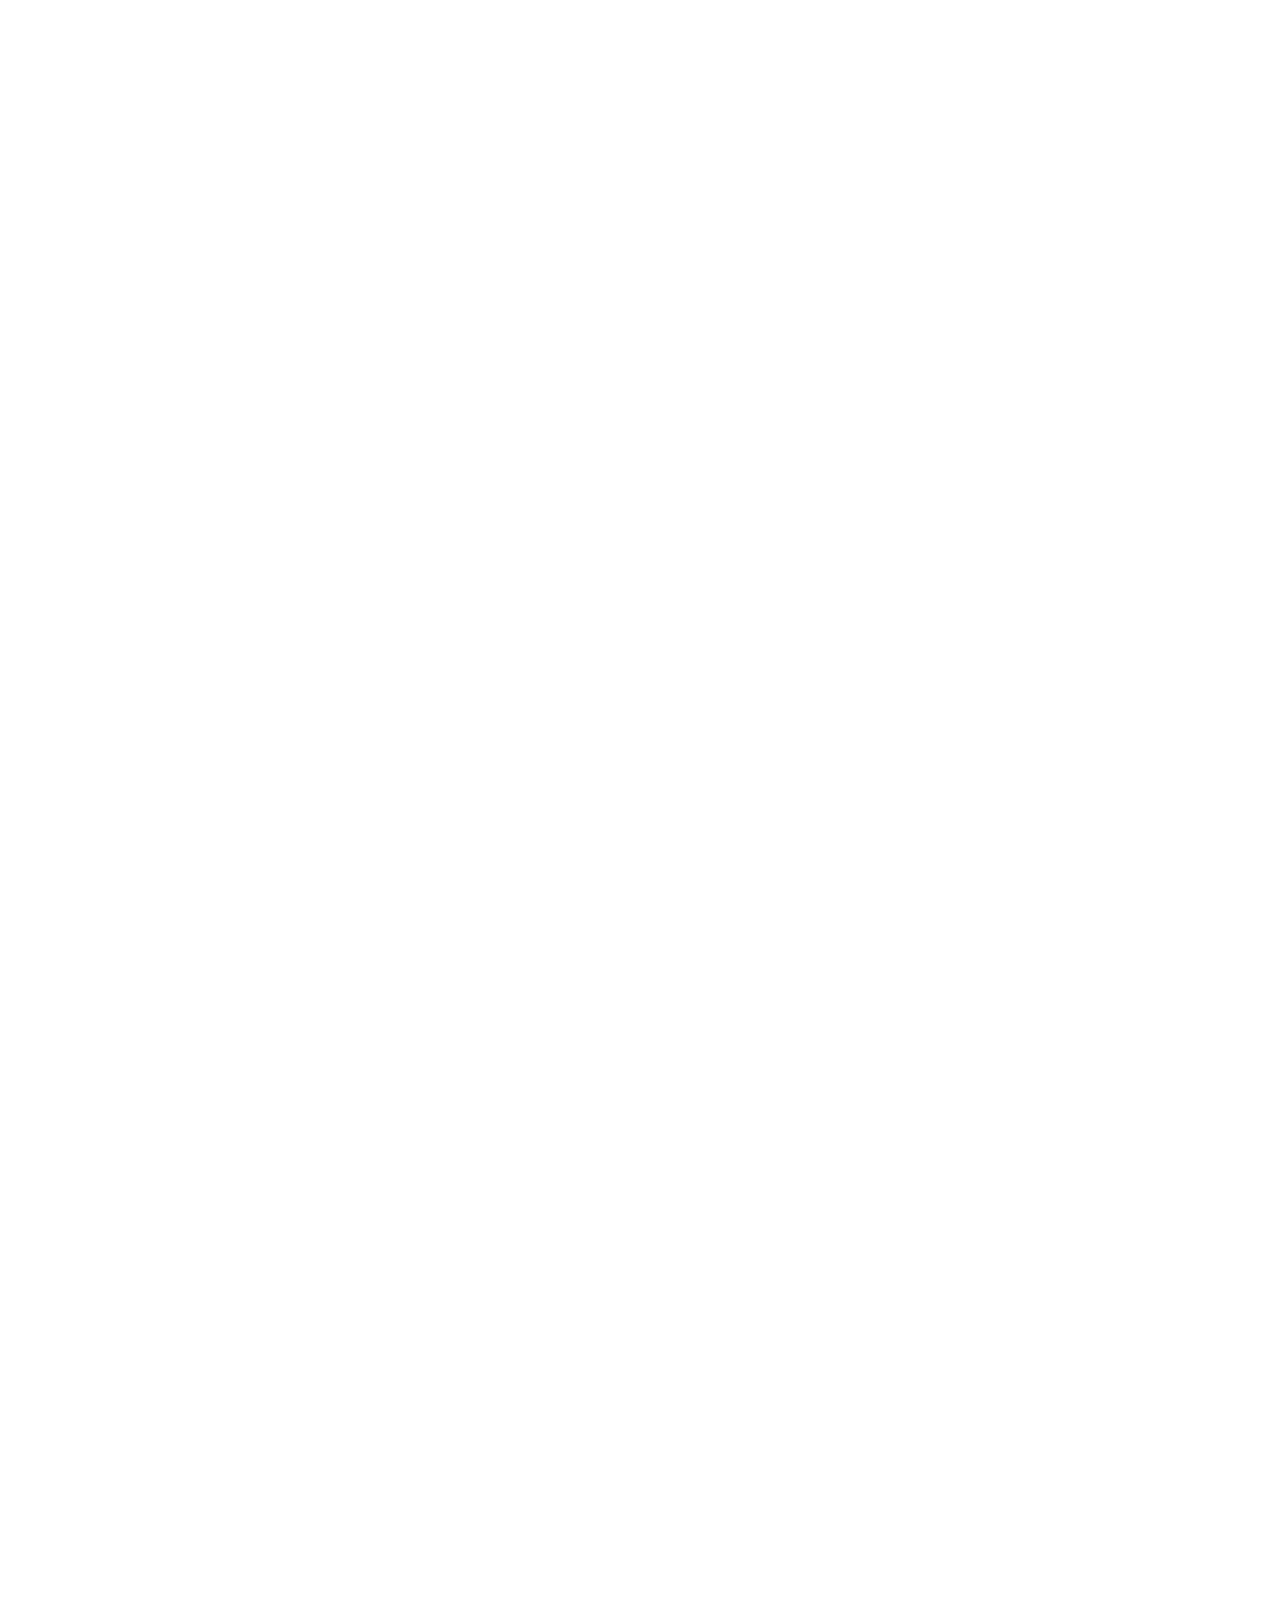
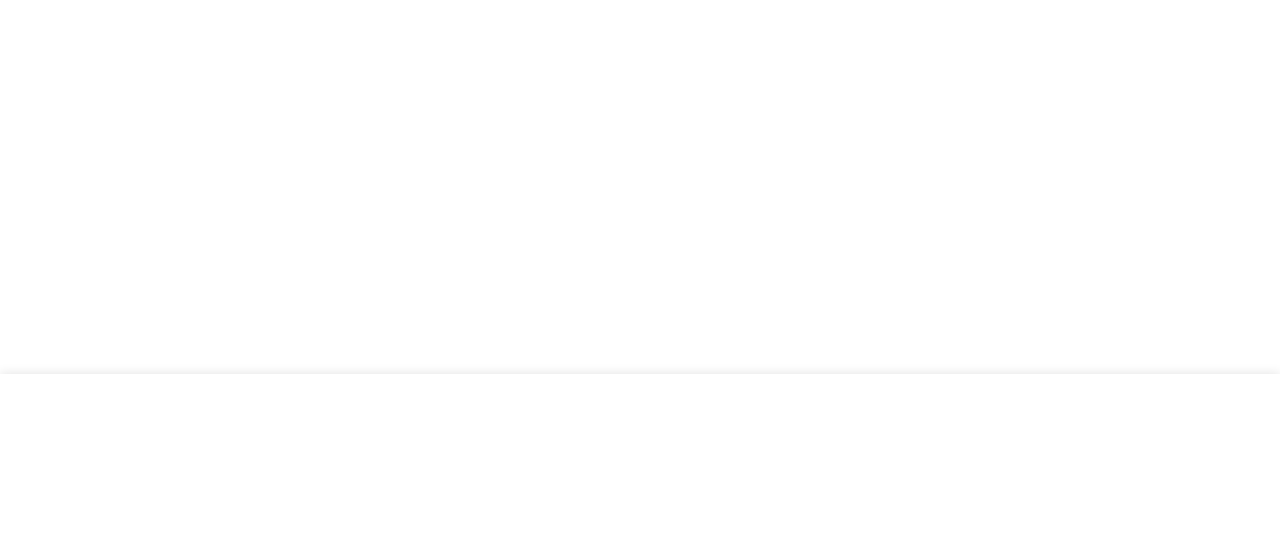
<file: learning-hub.html>
<!DOCTYPE html>
<html lang="en">
<head>
      <link rel="shortcut icon" type="image/jpg" href="assets/favicon.jpg">
	<!-- Character Set utf-8 -->
    <meta charset="utf-8">
	<!-- Intial-Scale 1.0 -->
    <meta name="viewport" content="width=device-width, intial-scale=1.0">

    <title>Atomic Anatomy</title>

    <!-- Font Link -->
    <link href="https://fonts.googleapis.com/css?family=Nunito:400,600,700,800" rel="stylesheet">
    <!-- CSS Link -->
    <link rel="stylesheet" href="stylesheet.css"/>
    <link rel="stylesheet" href="css3-animate-it-master/css/animations.css" text="css">

</head>

<body>

  <header>

          <div class="navbar">

              <nav class="navcontent">
                              <a href="index.html">
                <svg version="1.1" id="Layer_1" xmlns="http://www.w3.org/2000/svg" xmlns:xlink="http://www.w3.org/1999/xlink" x="0px" y="0px"
                   viewBox="0 0 1485 241" style="enable-background:new 0 0 1485 241;" xml:space="preserve" class="navlogo">
                <style type="text/css">
                  .nav-brandmark{fill:#2A3A4E;}
                </style>

                <g>
                  <path class="nav-brandmark" d="M390.143,146.558c0,2.45-0.984,4.529-2.95,6.236c-1.969,1.709-4.215,2.562-6.737,2.562
                    c-1.709,0-3.269-0.445-4.678-1.336c-1.411-0.892-2.524-2.228-3.341-4.009l-5.011-11.248h-36.081l-5.123,11.248
                    c-0.817,1.781-1.948,3.117-3.396,4.009c-1.447,0.891-3.025,1.336-4.732,1.336c-2.524,0-4.808-0.853-6.849-2.562
                    c-2.043-1.707-3.063-3.786-3.063-6.236c0-1.336,0.334-2.709,1.002-4.12l29.399-60.357c0.964-2.004,2.395-3.544,4.287-4.621
                    c1.894-1.075,3.99-1.614,6.292-1.614c2.228,0,4.305,0.539,6.236,1.614c1.93,1.077,3.378,2.617,4.343,4.621l29.399,60.357
                    C389.809,143.849,390.143,145.222,390.143,146.558z M338.249,123.396h22.272l-11.137-24.834L338.249,123.396z"/>
                  <path class="nav-brandmark" d="M420.153,152.85c-1.893-1.818-2.839-4.249-2.839-7.294v-52.45h-15.702c-3.268,0-5.698-0.686-7.294-2.061
                    c-1.598-1.373-2.395-3.47-2.395-6.292c0-2.82,0.797-4.899,2.395-6.236c1.596-1.336,4.026-2.004,7.294-2.004h52.116
                    c3.267,0,5.697,0.668,7.295,2.004c1.595,1.337,2.394,3.416,2.394,6.236c0,2.822-0.799,4.919-2.394,6.292
                    c-1.598,1.375-4.028,2.061-7.295,2.061h-15.701v52.45c0,3.045-0.947,5.476-2.84,7.294c-1.894,1.82-4.398,2.729-7.517,2.729
                    S422.047,154.67,420.153,152.85z"/>
                  <path class="nav-brandmark" d="M493.206,151.068c-5.902-3.303-10.45-7.979-13.642-14.031c-3.192-6.051-4.788-13.158-4.788-21.326
                    c0-8.165,1.596-15.273,4.788-21.325c3.191-6.05,7.739-10.708,13.642-13.976c5.902-3.266,12.862-4.9,20.88-4.9
                    c8.019,0,14.979,1.635,20.881,4.9c5.901,3.268,10.43,7.926,13.586,13.976c3.154,6.052,4.732,13.16,4.732,21.325
                    c0,8.168-1.598,15.275-4.788,21.326c-3.193,6.052-7.74,10.729-13.642,14.031c-5.902,3.304-12.826,4.955-20.77,4.955
                    C506.068,156.023,499.108,154.372,493.206,151.068z M528.007,134.03c3.341-4.193,5.011-10.301,5.011-18.319
                    c0-8.018-1.689-14.104-5.066-18.263c-3.38-4.157-8.001-6.236-13.865-6.236c-5.94,0-10.579,2.061-13.92,6.181
                    s-5.011,10.228-5.011,18.318c0,8.093,1.67,14.218,5.011,18.375c3.341,4.158,7.979,6.236,13.92,6.236
                    C520.025,140.322,524.666,138.226,528.007,134.03z"/>
                  <path class="nav-brandmark" d="M653.175,78.739c1.781,1.857,2.672,4.271,2.672,7.239v60.579c0,2.823-0.817,5.05-2.449,6.682
                    c-1.634,1.635-3.786,2.45-6.459,2.45c-2.6,0-4.733-0.815-6.403-2.45c-1.671-1.632-2.506-3.858-2.506-6.682v-32.739l-12.695,23.386
                    c-1.263,2.377-2.6,4.064-4.009,5.066c-1.411,1.003-3.081,1.504-5.011,1.504c-1.932,0-3.603-0.501-5.012-1.504
                    c-1.411-1.002-2.747-2.689-4.009-5.066l-12.584-22.718v32.071c0,2.748-0.835,4.956-2.506,6.626
                    c-1.67,1.671-3.842,2.506-6.514,2.506c-2.6,0-4.733-0.815-6.403-2.45c-1.671-1.632-2.506-3.858-2.506-6.682V85.979
                    c0-2.969,0.908-5.382,2.729-7.239c1.818-1.854,4.138-2.783,6.96-2.783c2.004,0,3.822,0.575,5.456,1.726
                    c1.633,1.152,3.007,2.804,4.121,4.956l20.49,38.53l20.379-38.53c2.3-4.455,5.418-6.682,9.354-6.682
                    C649.091,75.956,651.393,76.885,653.175,78.739z"/>
                  <path class="nav-brandmark" d="M684.188,152.961c-1.82-1.818-2.729-4.287-2.729-7.405V85.979c0-3.044,0.908-5.475,2.729-7.295
                    c1.818-1.818,4.287-2.728,7.405-2.728c3.191,0,5.716,0.909,7.573,2.728c1.854,1.82,2.783,4.251,2.783,7.295v59.577
                    c0,3.118-0.929,5.587-2.783,7.405c-1.857,1.82-4.382,2.729-7.573,2.729C688.475,155.689,686.006,154.781,684.188,152.961z"/>
                  <path class="nav-brandmark yellofy" d="M743.877,151.124c-5.902-3.267-10.468-7.943-13.697-14.031c-3.229-6.087-4.844-13.214-4.844-21.382
                    c0-8.091,1.614-15.182,4.844-21.27c3.229-6.087,7.795-10.764,13.697-14.031c5.902-3.266,12.787-4.9,20.657-4.9
                    c9.428,0,17.706,2.488,24.833,7.462c1.262,0.891,2.172,1.856,2.729,2.896c0.557,1.04,0.836,2.376,0.836,4.009
                    c0,2.302-0.651,4.251-1.949,5.846c-1.3,1.598-2.878,2.395-4.732,2.395c-1.114,0-2.116-0.167-3.007-0.501
                    c-0.892-0.334-1.932-0.872-3.118-1.614c-2.6-1.56-5.05-2.673-7.35-3.341c-2.303-0.669-4.678-1.003-7.128-1.003
                    c-6.608,0-11.525,1.987-14.755,5.958c-3.229,3.973-4.844,10.005-4.844,18.096c0,8.168,1.614,14.237,4.844,18.208
                    c3.229,3.973,8.146,5.958,14.755,5.958c2.228,0,4.38-0.352,6.459-1.059c2.078-0.704,4.751-1.799,8.019-3.285
                    c1.559-0.815,2.709-1.373,3.452-1.67c0.741-0.296,1.632-0.445,2.673-0.445c1.854,0,3.433,0.798,4.732,2.394
                    c1.298,1.598,1.949,3.547,1.949,5.847c0,1.56-0.279,2.878-0.836,3.953c-0.557,1.077-1.467,2.061-2.729,2.951
                    c-7.127,4.975-15.405,7.461-24.833,7.461C756.664,156.023,749.779,154.392,743.877,151.124z"/>
                  <path class="nav-brandmark" d="M933.133,146.558c0,2.45-0.985,4.529-2.951,6.236c-1.968,1.709-4.215,2.562-6.737,2.562
                    c-1.709,0-3.268-0.445-4.678-1.336c-1.411-0.892-2.524-2.228-3.341-4.009l-5.011-11.248h-36.081l-5.122,11.248
                    c-0.818,1.781-1.949,3.117-3.396,4.009c-1.448,0.891-3.026,1.336-4.733,1.336c-2.524,0-4.808-0.853-6.849-2.562
                    c-2.042-1.707-3.063-3.786-3.063-6.236c0-1.336,0.334-2.709,1.003-4.12l29.398-60.357c0.965-2.004,2.395-3.544,4.288-4.621
                    c1.893-1.075,3.989-1.614,6.292-1.614c2.227,0,4.305,0.539,6.235,1.614c1.93,1.077,3.378,2.617,4.344,4.621l29.398,60.357
                    C932.799,143.849,933.133,145.222,933.133,146.558z M881.238,123.396h22.272l-11.136-24.834L881.238,123.396z"/>
                  <path class="nav-brandmark" d="M1020.159,78.739c1.818,1.857,2.729,4.271,2.729,7.239v59.577c0,3.045-0.891,5.495-2.673,7.35
                    c-1.781,1.857-4.084,2.784-6.904,2.784c-3.341,0-5.865-1.113-7.572-3.341l-33.854-42.205v35.412c0,3.045-0.854,5.495-2.562,7.35
                    c-1.709,1.857-4.009,2.784-6.904,2.784c-2.822,0-5.123-0.927-6.904-2.784c-1.782-1.854-2.673-4.305-2.673-7.35V85.979
                    c0-2.969,0.891-5.382,2.673-7.239c1.781-1.854,4.082-2.783,6.904-2.783c3.191,0,5.68,1.113,7.461,3.341l33.854,42.094V85.979
                    c0-3.044,0.872-5.475,2.617-7.295c1.743-1.818,4.026-2.728,6.849-2.728C1016.02,75.956,1018.339,76.885,1020.159,78.739z"/>
                  <path class="nav-brandmark" d="M1124.447,146.558c0,2.45-0.985,4.529-2.951,6.236c-1.968,1.709-4.215,2.562-6.737,2.562
                    c-1.709,0-3.268-0.445-4.678-1.336c-1.411-0.892-2.524-2.228-3.341-4.009l-5.011-11.248h-36.081l-5.122,11.248
                    c-0.818,1.781-1.949,3.117-3.396,4.009c-1.448,0.891-3.026,1.336-4.733,1.336c-2.524,0-4.808-0.853-6.849-2.562
                    c-2.042-1.707-3.063-3.786-3.063-6.236c0-1.336,0.334-2.709,1.003-4.12l29.398-60.357c0.965-2.004,2.395-3.544,4.288-4.621
                    c1.893-1.075,3.989-1.614,6.292-1.614c2.227,0,4.305,0.539,6.235,1.614c1.93,1.077,3.378,2.617,4.344,4.621l29.398,60.357
                    C1124.113,143.849,1124.447,145.222,1124.447,146.558z M1072.553,123.396h22.272l-11.136-24.834L1072.553,123.396z"/>
                  <path class="nav-brandmark" d="M1154.457,152.85c-1.893-1.818-2.84-4.249-2.84-7.294v-52.45h-15.701c-3.268,0-5.699-0.686-7.294-2.061
                    c-1.598-1.373-2.395-3.47-2.395-6.292c0-2.82,0.797-4.899,2.395-6.236c1.595-1.336,4.026-2.004,7.294-2.004h52.116
                    c3.267,0,5.697,0.668,7.294,2.004c1.596,1.337,2.395,3.416,2.395,6.236c0,2.822-0.799,4.919-2.395,6.292
                    c-1.597,1.375-4.027,2.061-7.294,2.061h-15.702v52.45c0,3.045-0.946,5.476-2.839,7.294c-1.894,1.82-4.399,2.729-7.518,2.729
                    C1158.856,155.578,1156.351,154.67,1154.457,152.85z"/>
                  <path class="nav-brandmark" d="M1227.51,151.068c-5.902-3.303-10.45-7.979-13.642-14.031c-3.193-6.051-4.788-13.158-4.788-21.326
                    c0-8.165,1.595-15.273,4.788-21.325c3.191-6.05,7.739-10.708,13.642-13.976c5.902-3.266,12.862-4.9,20.88-4.9
                    c8.019,0,14.979,1.635,20.88,4.9c5.902,3.268,10.43,7.926,13.586,13.976c3.155,6.052,4.733,13.16,4.733,21.325
                    c0,8.168-1.598,15.275-4.789,21.326c-3.192,6.052-7.739,10.729-13.642,14.031c-5.901,3.304-12.825,4.955-20.769,4.955
                    C1240.372,156.023,1233.412,154.372,1227.51,151.068z M1262.31,134.03c3.341-4.193,5.012-10.301,5.012-18.319
                    c0-8.018-1.689-14.104-5.067-18.263c-3.379-4.157-8-6.236-13.864-6.236c-5.94,0-10.579,2.061-13.92,6.181
                    s-5.011,10.228-5.011,18.318c0,8.093,1.67,14.218,5.011,18.375c3.341,4.158,7.979,6.236,13.92,6.236
                    C1254.328,140.322,1258.969,138.226,1262.31,134.03z"/>
                  <path class="nav-brandmark" d="M1387.479,78.739c1.781,1.857,2.673,4.271,2.673,7.239v60.579c0,2.823-0.818,5.05-2.45,6.682
                    c-1.634,1.635-3.786,2.45-6.459,2.45c-2.6,0-4.732-0.815-6.403-2.45c-1.67-1.632-2.506-3.858-2.506-6.682v-32.739l-12.694,23.386
                    c-1.264,2.377-2.6,4.064-4.01,5.066c-1.411,1.003-3.081,1.504-5.011,1.504c-1.932,0-3.602-0.501-5.012-1.504
                    c-1.411-1.002-2.747-2.689-4.009-5.066l-12.584-22.718v32.071c0,2.748-0.835,4.956-2.505,6.626
                    c-1.671,1.671-3.842,2.506-6.515,2.506c-2.6,0-4.733-0.815-6.403-2.45c-1.671-1.632-2.506-3.858-2.506-6.682V85.979
                    c0-2.969,0.908-5.382,2.729-7.239c1.818-1.854,4.138-2.783,6.96-2.783c2.005,0,3.823,0.575,5.457,1.726
                    c1.632,1.152,3.007,2.804,4.12,4.956l20.49,38.53l20.379-38.53c2.3-4.455,5.418-6.682,9.354-6.682
                    C1383.395,75.956,1385.696,76.885,1387.479,78.739z"/>
                  <path class="nav-brandmark" d="M1471.332,75.845c2.449,0,4.657,0.946,6.626,2.839c1.966,1.894,2.95,4.065,2.95,6.515
                    c0,2.154-0.817,4.195-2.449,6.125l-23.386,27.061v27.172c0,3.268-0.947,5.773-2.84,7.517c-1.894,1.746-4.326,2.617-7.294,2.617
                    c-3.045,0-5.531-0.871-7.461-2.617c-1.932-1.743-2.896-4.249-2.896-7.517v-27.172l-23.163-27.061
                    c-1.709-1.93-2.562-4.009-2.562-6.236c0-2.449,0.964-4.602,2.896-6.459c1.93-1.854,4.12-2.783,6.57-2.783
                    c2.598,0,4.861,1.113,6.793,3.341l19.711,23.385l19.711-23.385C1466.469,76.958,1468.732,75.845,1471.332,75.845z"/>
                </g>
                <g>
                  <g>
                    <path class="nav-brandmark" d="M179.946,60.899c-2.702-7.972-5.934-15.353-9.603-22.001C157.779,16.171,140.026,2,120.345,2
                      c-19.68,0-37.434,14.171-49.998,36.898c-3.669,6.648-6.901,14.029-9.603,22.001c-2.364,6.956-4.321,14.368-5.823,22.136
                      c-1.41,7.245-2.413,14.805-2.979,22.598c-0.357,4.869-0.542,9.831-0.542,14.866c0,3.269,0.078,6.503,0.23,9.703
                      c0.155,3.247,2.047,6.155,4.936,7.647c0.069,0.036,0.139,0.072,0.209,0.108c6.268,3.228,13.649-1.551,13.307-8.593
                      c-0.143-2.94-0.215-5.898-0.215-8.865c0-8.218,0.554-16.356,1.625-24.248c0.954-7.085,2.321-13.974,4.081-20.524
                      c1.964-7.356,4.414-14.3,7.307-20.653c1.447-3.183,3.004-6.217,4.672-9.08c2.536-4.364,5.257-8.224,8.107-11.542
                      c7.719-9.012,16.35-13.986,24.685-13.986s16.965,4.974,24.685,13.986c2.85,3.318,5.571,7.178,8.107,11.542
                      c1.668,2.862,3.226,5.897,4.672,9.08c2.893,6.353,5.343,13.297,7.307,20.653c7.356,1.964,14.3,4.414,20.653,7.307
                      C184.268,75.267,182.31,67.855,179.946,60.899z M184.126,103.145c-0.069-0.036-0.139-0.072-0.209-0.108
                      c-6.269-3.229-13.651,1.551-13.309,8.594c0.143,2.941,0.215,5.9,0.215,8.869c0,8.212-0.554,16.356-1.625,24.242
                      c-0.954,7.092-2.321,13.974-4.081,20.53c-1.964,7.356-4.414,14.3-7.307,20.653c-1.447,3.183-3.004,6.217-4.672,9.08
                      c-2.536,4.352-5.251,8.212-8.095,11.524c-7.726,9.024-16.356,14.005-24.697,14.005s-16.972-4.98-24.697-14.005
                      c-2.844-3.312-5.559-7.172-8.095-11.524c-1.668-2.862-3.226-5.897-4.672-9.08c-2.893-6.353-5.343-13.297-7.307-20.653
                      c-7.356-1.964-14.3-4.414-20.653-7.307c1.502,7.769,3.46,15.18,5.823,22.136c2.702,7.966,5.928,15.34,9.597,21.989
                      C82.906,224.823,100.659,239,120.345,239s37.44-14.177,50.004-36.91c3.669-6.648,6.895-14.023,9.597-21.989
                      c2.364-6.956,4.321-14.368,5.823-22.136c1.41-7.252,2.419-14.811,2.979-22.604c0.357-4.869,0.542-9.825,0.542-14.86
                      c0-3.242-0.077-6.453-0.226-9.628C188.91,107.596,187.04,104.649,184.126,103.145z"/>
                  </g>
                  <g>
                    <path class="nav-brandmark" d="M165.117,165.271c-6.55,1.761-13.438,3.127-20.524,4.081c-7.892,1.071-16.03,1.625-24.248,1.625
                      s-16.356-0.554-24.248-1.625c-7.085-0.954-13.974-2.321-20.524-4.081c-7.356-1.964-14.3-4.414-20.653-7.307
                      c-3.183-1.447-6.217-3.004-9.08-4.672c-4.358-2.536-8.218-5.251-11.53-8.101c-9.024-7.719-13.998-16.35-13.998-24.691
                      c0-7.591,4.126-15.428,11.676-22.602c1.496-1.422,2.449-3.329,2.71-5.376c0.011-0.086,0.022-0.173,0.033-0.259
                      c1.109-8.596-9.135-13.765-15.427-7.805C8.232,94.946,1.845,107.291,1.845,120.5c0,19.68,14.177,37.44,36.904,50.004
                      c6.648,3.669,14.023,6.895,21.995,9.597c6.956,2.364,14.368,4.321,22.136,5.823c7.252,1.41,14.811,2.419,22.604,2.979
                      c4.869,0.357,9.825,0.542,14.86,0.542s9.991-0.185,14.86-0.542c7.793-0.56,15.353-1.57,22.604-2.979
                      c7.769-1.502,15.18-3.46,22.136-5.823c2.364-6.956,4.321-14.368,5.823-22.136C179.417,160.858,172.473,163.308,165.117,165.271z
                       M201.941,70.496c-6.648-3.669-14.023-6.895-21.995-9.597c-6.956-2.364-14.368-4.321-22.136-5.823
                      c-7.245-1.41-14.805-2.413-22.598-2.979c-4.869-0.357-9.831-0.542-14.866-0.542s-9.997,0.185-14.866,0.542
                      c-7.793,0.566-15.353,1.57-22.598,2.979c-7.769,1.502-15.18,3.46-22.136,5.823c-2.364,6.956-4.321,14.368-5.823,22.136
                      c6.353-2.893,13.297-5.343,20.653-7.307c6.55-1.761,13.438-3.127,20.524-4.081c7.892-1.071,16.03-1.625,24.248-1.625
                      s16.356,0.554,24.248,1.625c7.085,0.954,13.974,2.321,20.524,4.081c7.356,1.964,14.3,4.414,20.653,7.307
                      c3.183,1.447,6.217,3.004,9.08,4.672c4.358,2.536,8.218,5.251,11.53,8.095c9.024,7.726,13.998,16.356,13.998,24.697
                      c0,7.597-4.126,15.434-11.68,22.609c-1.497,1.422-2.451,3.33-2.712,5.378c-0.011,0.086-0.022,0.173-0.033,0.259
                      c-1.109,8.595,9.134,13.763,15.426,7.804c11.077-10.49,17.467-22.837,17.467-36.049C238.845,100.82,224.669,83.06,201.941,70.496z
                      "/>
                  </g>
                  <g>
                    <circle class="nav-brandmark" cx="120.344" cy="120.497" r="26.398"/>
                  </g>
                </g>
                </svg>
</a>

                  <ul class="phosphorus-nav">
                      <li class="hometag nav-element" class="Smoothscroll"><a href="index.html" alt="link back to home page">Home</a></li>
                      <li class="elementtag nav-element" class="Smoothscroll"><a href="element-select.html" alt="link to element selection screen">Elements</a></li>
                      <li class="learntag nav-element last-tag" class="Smoothscroll"><a href="learning-hub.html" alt="link to learning hub">Learning Hub</a></li>

                  </ul>

              </nav>

                  <div class="nav-change">

                          <div class="hamburgericon">


                          </div>

                  </div>

          </div>

      </header>

<div class="lh-wrapper">

<div class="lh-container">

<div class="lh-introduction content-load-8">
<h1 class="lh-intro-title">Welcome to the Learning Hub!</h1>
<p class="lh-intro-para">Here you will learn to understand the complex words used to explain the elements of the periodic table and how these elements build the world around you.</p>
</div>

<div class="lh-50-50-image-60em content-load-8">
<img src="images/what-is-an-element.jpg" class="lh-50-50-image" />
</div>

<div class="lh-50-50 content-load-8">
<div class="lh-50-50-text-left">
<h1 class="lh-50-50-title">What is an element?</h1>
<p class="lh-50-50-para">Elements are the building blocks of everything you see around you, every material in the world is made up of elements. An element is a substance that can’t be broken down into any simpler substance. Every element has its own unique atom type, which is why every element is different. </p>
</div>

<div class="lh-50-50-image-right content-load-8">
<img src="images/what-is-an-element.jpg" class="lh-50-50-image" />
</div>

</div>


<div class="lh-50-50">

<div class="lh-50-50-image-left content-load-8">
<img src="images/what-is-an-atom.jpg" class="lh-50-50-image" />
</div>

<div class="lh-50-50-text-right content-load-8">
<h1 class="lh-50-50-title">What is an atom?</h1>
<p class="lh-50-50-para">The atom is the smallest particle of an element that can exist, they are made up of three parts called a proton,
  neutron and election. The Neutron and Proton are the center of the atom which is called the nucleus, while electrons orbit around the nucleus.</p>
</div>

</div>
<div class="animatedParent animateOnce">
<div class="lh-3col-container animated fadeInUpShort">
  <div class="col1-container">
    <div class="col1-image-container">
    <img src="images/proton.svg" class=" col-image" />
    </div>
    <h1 class="lh-3col-title">Protons</h1>
    <p class="lh-3col-para">Protons are subatomic particles that carry a positive charge and have a relative mass of 1. We call the number of protons in an element, "the atomic number."</p>
  </div>

    <div class="col2-container">
      <div class="col2-image-container">
      <img src="images/neutron.svg" class=" col-image" />
      </div>
      <h1 class="lh-3col-title">Neutron</h1>
      <p class="lh-3col-para">Neutrons are subatomic particles that carry no charge and have a relative mass of 1. We call the number of neutrons and protons in an element, "the atomic mass."</p>
    </div>

    <div class="col3-container">
      <div class="col3-image-container">
      <img src="images/electron.svg" class=" col-image" />
      </div>
      <h1 class="lh-3col-title">Electrons</h1>
      <p class="lh-3col-para">Electrons are subatomic particles that carry a negative charge and have a relative mass of 0. The number of electrons an atom usually matches the atomic number.</p>
    </div>

</div>

<div class="lh-50-50-image-60em animated fadeInUpShort">
<img src="images/hydrogen-body-diagram.jpg" class="lh-50-50-image" />
</div>

<div class="lh-50-50 animated fadeInUpShort">
<div class="lh-50-50-text-left">
<h1 class="lh-50-50-title">Combining element</h1>
<p class="lh-50-50-para">The atoms of elements can be combined to create new materials, these materials can similar or completely different traits from the elements they are made of. These combinations can be found in three different forms; Molecules, Mixtures and Compounds.</p>
</div>

<div class="lh-50-50-image-right animated fadeInUpShort">
<img src="images/hydrogen-body-diagram.jpg" class="lh-50-50-image" />
</div>

</div>

</div>

<div class="animatedParent animateOnce">

<div class="lh-3col-container animated fadeInUpShort">
  <div class="col1-container">
    <div class="col1-image-container">
    <img src="images/mixture.svg" class=" col-image" />
    </div>
    <h1 class="lh-3col-title">Mixture</h1>
    <p class="lh-3col-para">A molecule is any combination of 2 or more different atoms that together but not chemically bonded, it's quite similar to a bowl of different coloured jelly bean bowl. An example of a mixture is the air around us.</p>
  </div>

    <div class="col2-container">
      <div class="col2-image-container">
      <img src="images/compound.svg" class=" col-image" />
      </div>
      <h1 class="lh-3col-title">Compound</h1>
      <p class="lh-3col-para">A compound is 2 or more different atoms that are chemically joined to each other meaning they need a chemical reaction to separate them. An example of a compound would be salt, which is a combination of sodium and chlorine.</p>
    </div>

    <div class="col3-container">
      <div class="col3-image-container">
      <img src="images/molecule.svg" class=" col-image" />
      </div>
      <h1 class="lh-3col-title">Molecule</h1>
      <p class="lh-3col-para">A molecule is a word used to describe any combination of atoms that are chemically joined, meaning that atoms of the same element joined and compounds are both molecules but mixtures are not. Iron is an example of a molecule.</p>
    </div>

</div>

<div class="lh-periodic-table-container animated fadeInUpShort">

<h1 class="lh-periodic-table-title">How to read the periodic table</h1>
<p class="lh-periodic-table-para" id="lh-periodic-table-para">Use the buttons below to the different ways we categorise the elements of the periodic table.</p>

<div class="lh-periodic-table-image">
  <svg version="1.1" id="Layer_1" xmlns="http://www.w3.org/2000/svg" xmlns:xlink="http://www.w3.org/1999/xlink" x="0px" y="0px"
  	 viewBox="0 0 1920 767.969" style="enable-background:new 0 0 1920 767.969;" xml:space="preserve">
  <style type="text/css">
  	.periodic-st0{fill:#CEDAF3;}
  </style>
  <path class="periodic-st0 s-block period-1 group-1" d="M149.028,45.013H82.667c-3.799,0-6.89,3.091-6.89,6.89v66.361c0,3.799,3.091,6.89,6.89,6.89h66.361
  	c3.799,0,6.89-3.091,6.89-6.89V51.903C155.918,48.104,152.827,45.013,149.028,45.013z"/>
  <path class="periodic-st0 s-block period-2 group-1" d="M149.028,144.647H82.667c-3.799,0-6.89,3.091-6.89,6.89v66.361c0,3.799,3.091,6.89,6.89,6.89h66.361
  	c3.799,0,6.89-3.091,6.89-6.89v-66.361C155.918,147.738,152.827,144.647,149.028,144.647z"/>
  <path class="periodic-st0 s-block period-3 group-1" d="M149.028,244.281H82.667c-3.799,0-6.89,3.091-6.89,6.89v66.361c0,3.799,3.091,6.89,6.89,6.89h66.361
  	c3.799,0,6.89-3.091,6.89-6.89V251.17C155.918,247.372,152.827,244.281,149.028,244.281z"/>
  <path class="periodic-st0 s-block period-4 group-1" d="M149.028,343.915H82.667c-3.799,0-6.89,3.091-6.89,6.89v66.361c0,3.799,3.091,6.89,6.89,6.89h66.361
  	c3.799,0,6.89-3.091,6.89-6.89v-66.361C155.918,347.005,152.827,343.915,149.028,343.915z"/>
  <path class="periodic-st0 s-block period-5 group-1" d="M149.028,443.548H82.667c-3.799,0-6.89,3.091-6.89,6.89v66.361c0,3.799,3.091,6.89,6.89,6.89h66.361
  	c3.799,0,6.89-3.091,6.89-6.89v-66.361C155.918,446.639,152.827,443.548,149.028,443.548z"/>
  <path class="periodic-st0 s-block period-6 group-1" d="M149.028,543.182H82.667c-3.799,0-6.89,3.091-6.89,6.89v66.36c0,3.8,3.091,6.891,6.89,6.891h66.361
  	c3.799,0,6.89-3.091,6.89-6.891v-66.36C155.918,546.273,152.827,543.182,149.028,543.182z"/>
  <path class="periodic-st0 s-block period-7 group-1" d="M149.028,642.816H82.667c-3.799,0-6.89,3.091-6.89,6.89v66.36c0,3.799,3.091,6.89,6.89,6.89h66.361
  	c3.799,0,6.89-3.091,6.89-6.89v-66.36C155.918,645.907,152.827,642.816,149.028,642.816z"/>
  <path class="periodic-st0 s-block period-2 group-2" d="M248.34,144.647h-66.361c-3.799,0-6.89,3.091-6.89,6.89v66.361c0,3.799,3.091,6.89,6.89,6.89h66.361
  	c3.799,0,6.89-3.091,6.89-6.89v-66.361C255.23,147.738,252.139,144.647,248.34,144.647z"/>
  <path class="periodic-st0 s-block period-3 group-2" d="M248.34,244.281h-66.361c-3.799,0-6.89,3.091-6.89,6.89v66.361c0,3.799,3.091,6.89,6.89,6.89h66.361
  	c3.799,0,6.89-3.091,6.89-6.89V251.17C255.23,247.372,252.139,244.281,248.34,244.281z"/>
  <path class="periodic-st0 s-block period-4 group-2" d="M248.34,343.915h-66.361c-3.799,0-6.89,3.091-6.89,6.89v66.361c0,3.799,3.091,6.89,6.89,6.89h66.361
  	c3.799,0,6.89-3.091,6.89-6.89v-66.361C255.23,347.005,252.139,343.915,248.34,343.915z"/>
  <path class="periodic-st0 s-block period-5 group-2" d="M248.34,443.548h-66.361c-3.799,0-6.89,3.091-6.89,6.89v66.361c0,3.799,3.091,6.89,6.89,6.89h66.361
  	c3.799,0,6.89-3.091,6.89-6.89v-66.361C255.23,446.639,252.139,443.548,248.34,443.548z"/>
  <path class="periodic-st0 s-block period-6 group-2" d="M248.34,543.182h-66.361c-3.799,0-6.89,3.091-6.89,6.89v66.36c0,3.8,3.091,6.891,6.89,6.891h66.361
  	c3.799,0,6.89-3.091,6.89-6.891v-66.36C255.23,546.273,252.139,543.182,248.34,543.182z"/>
  <path class="periodic-st0 s-block period-7 group-2" d="M248.34,642.816h-66.361c-3.799,0-6.89,3.091-6.89,6.89v66.36c0,3.799,3.091,6.89,6.89,6.89h66.361
  	c3.799,0,6.89-3.091,6.89-6.89v-66.36C255.23,645.907,252.139,642.816,248.34,642.816z"/>



  <path class="periodic-st0 d-block group-3 period-4" d="M347.652,343.915h-66.361c-3.799,0-6.89,3.091-6.89,6.89v66.361c0,3.799,3.091,6.89,6.89,6.89h66.361
  	c3.799,0,6.89-3.091,6.89-6.89v-66.361C354.542,347.005,351.451,343.915,347.652,343.915z"/>
  <path class="periodic-st0 d-block group-3 period-5" d="M347.652,443.548h-66.361c-3.799,0-6.89,3.091-6.89,6.89v66.361c0,3.799,3.091,6.89,6.89,6.89h66.361
  	c3.799,0,6.89-3.091,6.89-6.89v-66.361C354.542,446.639,351.451,443.548,347.652,443.548z"/>
  <path class="periodic-st0 d-block group-3 period-6" d="M347.652,543.182h-66.361c-3.799,0-6.89,3.091-6.89,6.89v66.36c0,3.8,3.091,6.891,6.89,6.891h66.361
  	c3.799,0,6.89-3.091,6.89-6.891v-66.36C354.542,546.273,351.451,543.182,347.652,543.182z"/>
  <path class="periodic-st0 d-block group-3 period-7" d="M347.652,642.816h-66.361c-3.799,0-6.89,3.091-6.89,6.89v66.36c0,3.799,3.091,6.89,6.89,6.89h66.361
  	c3.799,0,6.89-3.091,6.89-6.89v-66.36C354.542,645.907,351.451,642.816,347.652,642.816z"/>
  <path class="periodic-st0 d-block group-4 period-4" d="M446.964,343.915h-66.361c-3.799,0-6.89,3.091-6.89,6.89v66.361c0,3.799,3.091,6.89,6.89,6.89h66.361
  	c3.799,0,6.89-3.091,6.89-6.89v-66.361C453.854,347.005,450.763,343.915,446.964,343.915z"/>
  <path class="periodic-st0 d-block group-4 period-5" d="M446.964,443.548h-66.361c-3.799,0-6.89,3.091-6.89,6.89v66.361c0,3.799,3.091,6.89,6.89,6.89h66.361
  	c3.799,0,6.89-3.091,6.89-6.89v-66.361C453.854,446.639,450.763,443.548,446.964,443.548z"/>
  <path class="periodic-st0 d-block group-4 period-6" d="M446.964,543.182h-66.361c-3.799,0-6.89,3.091-6.89,6.89v66.36c0,3.8,3.091,6.891,6.89,6.891h66.361
  	c3.799,0,6.89-3.091,6.89-6.891v-66.36C453.854,546.273,450.763,543.182,446.964,543.182z"/>
  <path class="periodic-st0 d-block group-4 period-7" d="M446.964,642.816h-66.361c-3.799,0-6.89,3.091-6.89,6.89v66.36c0,3.799,3.091,6.89,6.89,6.89h66.361
  	c3.799,0,6.89-3.091,6.89-6.89v-66.36C453.854,645.907,450.763,642.816,446.964,642.816z"/>
  <path class="periodic-st0 d-block group-5 period-4" d="M546.276,343.915h-66.361c-3.799,0-6.89,3.091-6.89,6.89v66.361c0,3.799,3.091,6.89,6.89,6.89h66.361
  	c3.799,0,6.89-3.091,6.89-6.89v-66.361C553.166,347.005,550.075,343.915,546.276,343.915z"/>
  <path class="periodic-st0 d-block group-5 period-5" d="M546.276,443.548h-66.361c-3.799,0-6.89,3.091-6.89,6.89v66.361c0,3.799,3.091,6.89,6.89,6.89h66.361
  	c3.799,0,6.89-3.091,6.89-6.89v-66.361C553.166,446.639,550.075,443.548,546.276,443.548z"/>
  <path class="periodic-st0 d-block group-5 period-6" d="M546.276,543.182h-66.361c-3.799,0-6.89,3.091-6.89,6.89v66.36c0,3.8,3.091,6.891,6.89,6.891h66.361
  	c3.799,0,6.89-3.091,6.89-6.891v-66.36C553.166,546.273,550.075,543.182,546.276,543.182z"/>
  <path class="periodic-st0 d-block group-5 period-7" d="M546.276,642.816h-66.361c-3.799,0-6.89,3.091-6.89,6.89v66.36c0,3.799,3.091,6.89,6.89,6.89h66.361
  	c3.799,0,6.89-3.091,6.89-6.89v-66.36C553.166,645.907,550.075,642.816,546.276,642.816z"/>
  <path class="periodic-st0 d-block group-6 period-4" d="M645.588,343.915h-66.361c-3.799,0-6.89,3.091-6.89,6.89v66.361c0,3.799,3.091,6.89,6.89,6.89h66.361
  	c3.799,0,6.89-3.091,6.89-6.89v-66.361C652.478,347.005,649.387,343.915,645.588,343.915z"/>
  <path class="periodic-st0 d-block group-6 period-5" d="M645.588,443.548h-66.361c-3.799,0-6.89,3.091-6.89,6.89v66.361c0,3.799,3.091,6.89,6.89,6.89h66.361
  	c3.799,0,6.89-3.091,6.89-6.89v-66.361C652.478,446.639,649.387,443.548,645.588,443.548z"/>
  <path class="periodic-st0 d-block group-6 period-6" d="M645.588,543.182h-66.361c-3.799,0-6.89,3.091-6.89,6.89v66.36c0,3.8,3.091,6.891,6.89,6.891h66.361
  	c3.799,0,6.89-3.091,6.89-6.891v-66.36C652.478,546.273,649.387,543.182,645.588,543.182z"/>
  <path class="periodic-st0 d-block group-6 period-7" d="M645.588,642.816h-66.361c-3.799,0-6.89,3.091-6.89,6.89v66.36c0,3.799,3.091,6.89,6.89,6.89h66.361
  	c3.799,0,6.89-3.091,6.89-6.89v-66.36C652.478,645.907,649.387,642.816,645.588,642.816z"/>
  <path class="periodic-st0 d-block group-7 period-4" d="M744.9,343.915h-66.36c-3.799,0-6.89,3.091-6.89,6.89v66.361c0,3.799,3.091,6.89,6.89,6.89h66.36
  	c3.799,0,6.89-3.091,6.89-6.89v-66.361C751.79,347.005,748.699,343.915,744.9,343.915z"/>
  <path class="periodic-st0 d-block group-7 period-5" d="M744.9,443.548h-66.36c-3.799,0-6.89,3.091-6.89,6.89v66.361c0,3.799,3.091,6.89,6.89,6.89h66.36
  	c3.799,0,6.89-3.091,6.89-6.89v-66.361C751.79,446.639,748.699,443.548,744.9,443.548z"/>
  <path class="periodic-st0 d-block group-7 period-6" d="M744.9,543.182h-66.36c-3.799,0-6.89,3.091-6.89,6.89v66.36c0,3.8,3.091,6.891,6.89,6.891h66.36
  	c3.799,0,6.89-3.091,6.89-6.891v-66.36C751.79,546.273,748.699,543.182,744.9,543.182z"/>
  <path class="periodic-st0 d-block group-7 period-7" d="M744.9,642.816h-66.36c-3.799,0-6.89,3.091-6.89,6.89v66.36c0,3.799,3.091,6.89,6.89,6.89h66.36
  	c3.799,0,6.89-3.091,6.89-6.89v-66.36C751.79,645.907,748.699,642.816,744.9,642.816z"/>
  <path class="periodic-st0 d-block group-8 period-4" d="M844.212,343.915h-66.361c-3.799,0-6.89,3.091-6.89,6.89v66.361c0,3.799,3.091,6.89,6.89,6.89h66.361
  	c3.799,0,6.89-3.091,6.89-6.89v-66.361C851.102,347.005,848.011,343.915,844.212,343.915z"/>
  <path class="periodic-st0 d-block group-8 period-5" d="M844.212,443.548h-66.361c-3.799,0-6.89,3.091-6.89,6.89v66.361c0,3.799,3.091,6.89,6.89,6.89h66.361
  	c3.799,0,6.89-3.091,6.89-6.89v-66.361C851.102,446.639,848.011,443.548,844.212,443.548z"/>
  <path class="periodic-st0 d-block group-8 period-6" d="M844.212,543.182h-66.361c-3.799,0-6.89,3.091-6.89,6.89v66.36c0,3.8,3.091,6.891,6.89,6.891h66.361
  	c3.799,0,6.89-3.091,6.89-6.891v-66.36C851.102,546.273,848.011,543.182,844.212,543.182z"/>
  <path class="periodic-st0 d-block group-8 period-7" d="M844.212,642.816h-66.361c-3.799,0-6.89,3.091-6.89,6.89v66.36c0,3.799,3.091,6.89,6.89,6.89h66.361
  	c3.799,0,6.89-3.091,6.89-6.89v-66.36C851.102,645.907,848.011,642.816,844.212,642.816z"/>
  <path class="periodic-st0 d-block group-9 period-4" d="M943.524,343.915h-66.361c-3.799,0-6.89,3.091-6.89,6.89v66.361c0,3.799,3.091,6.89,6.89,6.89h66.361
  	c3.799,0,6.89-3.091,6.89-6.89v-66.361C950.414,347.005,947.323,343.915,943.524,343.915z"/>
  <path class="periodic-st0 d-block group-9 period-5" d="M943.524,443.548h-66.361c-3.799,0-6.89,3.091-6.89,6.89v66.361c0,3.799,3.091,6.89,6.89,6.89h66.361
  	c3.799,0,6.89-3.091,6.89-6.89v-66.361C950.414,446.639,947.323,443.548,943.524,443.548z"/>
  <path class="periodic-st0 d-block group-9 period-6" d="M943.524,543.182h-66.361c-3.799,0-6.89,3.091-6.89,6.89v66.36c0,3.8,3.091,6.891,6.89,6.891h66.361
  	c3.799,0,6.89-3.091,6.89-6.891v-66.36C950.414,546.273,947.323,543.182,943.524,543.182z"/>
  <path class="periodic-st0 d-block group-9 period-7" d="M943.524,642.816h-66.361c-3.799,0-6.89,3.091-6.89,6.89v66.36c0,3.799,3.091,6.89,6.89,6.89h66.361
  	c3.799,0,6.89-3.091,6.89-6.89v-66.36C950.414,645.907,947.323,642.816,943.524,642.816z"/>
  <path class="periodic-st0 d-block group-10 period-4" d="M1042.836,343.915h-66.361c-3.799,0-6.89,3.091-6.89,6.89v66.361c0,3.799,3.091,6.89,6.89,6.89h66.361
  	c3.799,0,6.89-3.091,6.89-6.89v-66.361C1049.726,347.005,1046.635,343.915,1042.836,343.915z"/>
  <path class="periodic-st0 d-block group-10 period-5" d="M1042.836,443.548h-66.361c-3.799,0-6.89,3.091-6.89,6.89v66.361c0,3.799,3.091,6.89,6.89,6.89h66.361
  	c3.799,0,6.89-3.091,6.89-6.89v-66.361C1049.726,446.639,1046.635,443.548,1042.836,443.548z"/>
  <path class="periodic-st0 d-block group-10 period-6" d="M1042.836,543.182h-66.361c-3.799,0-6.89,3.091-6.89,6.89v66.36c0,3.8,3.091,6.891,6.89,6.891h66.361
  	c3.799,0,6.89-3.091,6.89-6.891v-66.36C1049.726,546.273,1046.635,543.182,1042.836,543.182z"/>
  <path class="periodic-st0 d-block group-10 period-7" d="M1042.836,642.816h-66.361c-3.799,0-6.89,3.091-6.89,6.89v66.36c0,3.799,3.091,6.89,6.89,6.89h66.361
  	c3.799,0,6.89-3.091,6.89-6.89v-66.36C1049.726,645.907,1046.635,642.816,1042.836,642.816z"/>
  <path class="periodic-st0 d-block group-11 period-4" d="M1142.148,343.915h-66.361c-3.799,0-6.89,3.091-6.89,6.89v66.361c0,3.799,3.091,6.89,6.89,6.89h66.361
  	c3.799,0,6.89-3.091,6.89-6.89v-66.361C1149.038,347.005,1145.947,343.915,1142.148,343.915z"/>
  <path class="periodic-st0 d-block group-11 period-5" d="M1142.148,443.548h-66.361c-3.799,0-6.89,3.091-6.89,6.89v66.361c0,3.799,3.091,6.89,6.89,6.89h66.361
  	c3.799,0,6.89-3.091,6.89-6.89v-66.361C1149.038,446.639,1145.947,443.548,1142.148,443.548z"/>
  <path class="periodic-st0 d-block group-11 period-6" d="M1142.148,543.182h-66.361c-3.799,0-6.89,3.091-6.89,6.89v66.36c0,3.8,3.091,6.891,6.89,6.891h66.361
  	c3.799,0,6.89-3.091,6.89-6.891v-66.36C1149.038,546.273,1145.947,543.182,1142.148,543.182z"/>
  <path class="periodic-st0 d-block group-11 period-7" d="M1142.148,642.816h-66.361c-3.799,0-6.89,3.091-6.89,6.89v66.36c0,3.799,3.091,6.89,6.89,6.89h66.361
  	c3.799,0,6.89-3.091,6.89-6.89v-66.36C1149.038,645.907,1145.947,642.816,1142.148,642.816z"/>
  <path class="periodic-st0 d-block group-12 period-4" d="M1241.46,343.915h-66.36c-3.799,0-6.89,3.091-6.89,6.89v66.361c0,3.799,3.091,6.89,6.89,6.89h66.361
  	c3.799,0,6.89-3.091,6.89-6.89v-66.361C1248.35,347.005,1245.259,343.915,1241.46,343.915z"/>
  <path class="periodic-st0 d-block group-12 period-5" d="M1241.46,443.548h-66.36c-3.799,0-6.89,3.091-6.89,6.89v66.361c0,3.799,3.091,6.89,6.89,6.89h66.361
  	c3.799,0,6.89-3.091,6.89-6.89v-66.361C1248.35,446.639,1245.259,443.548,1241.46,443.548z"/>
  <path class="periodic-st0 d-block group-12 period-6" d="M1241.46,543.182h-66.36c-3.799,0-6.89,3.091-6.89,6.89v66.36c0,3.8,3.091,6.891,6.89,6.891h66.361
  	c3.799,0,6.89-3.091,6.89-6.891v-66.36C1248.35,546.273,1245.259,543.182,1241.46,543.182z"/>
  <path class="periodic-st0 d-block group-12 period-7" d="M1241.46,642.816h-66.36c-3.799,0-6.89,3.091-6.89,6.89v66.36c0,3.799,3.091,6.89,6.89,6.89h66.361
  	c3.799,0,6.89-3.091,6.89-6.89v-66.36C1248.35,645.907,1245.259,642.816,1241.46,642.816z"/>



  <path class="periodic-st0 p-block group-13 period-2" d="M1340.772,144.647h-66.361c-3.799,0-6.89,3.091-6.89,6.89v66.361c0,3.799,3.091,6.89,6.89,6.89h66.361
  	c3.799,0,6.89-3.091,6.89-6.89v-66.361C1347.662,147.738,1344.571,144.647,1340.772,144.647z"/>
  <path class="periodic-st0 p-block group-13 period-3" d="M1340.772,244.281h-66.361c-3.799,0-6.89,3.091-6.89,6.89v66.361c0,3.799,3.091,6.89,6.89,6.89h66.361
  	c3.799,0,6.89-3.091,6.89-6.89V251.17C1347.662,247.372,1344.571,244.281,1340.772,244.281z"/>
  <path class="periodic-st0 p-block group-13 period-4" d="M1340.772,343.915h-66.361c-3.799,0-6.89,3.091-6.89,6.89v66.361c0,3.799,3.091,6.89,6.89,6.89h66.361
  	c3.799,0,6.89-3.091,6.89-6.89v-66.361C1347.662,347.005,1344.571,343.915,1340.772,343.915z"/>
  <path class="periodic-st0 p-block group-13 period-5" d="M1340.772,443.548h-66.361c-3.799,0-6.89,3.091-6.89,6.89v66.361c0,3.799,3.091,6.89,6.89,6.89h66.361
  	c3.799,0,6.89-3.091,6.89-6.89v-66.361C1347.662,446.639,1344.571,443.548,1340.772,443.548z"/>
  <path class="periodic-st0 p-block group-13 period-6" d="M1340.772,543.182h-66.361c-3.799,0-6.89,3.091-6.89,6.89v66.36c0,3.8,3.091,6.891,6.89,6.891h66.361
  	c3.799,0,6.89-3.091,6.89-6.891v-66.36C1347.662,546.273,1344.571,543.182,1340.772,543.182z"/>
  <path class="periodic-st0 p-block group-13 period-7" d="M1340.772,642.816h-66.361c-3.799,0-6.89,3.091-6.89,6.89v66.36c0,3.799,3.091,6.89,6.89,6.89h66.361
  	c3.799,0,6.89-3.091,6.89-6.89v-66.36C1347.662,645.907,1344.571,642.816,1340.772,642.816z"/>
  <path class="periodic-st0 p-block group-14 period-2" d="M1440.084,144.647h-66.361c-3.799,0-6.89,3.091-6.89,6.89v66.361c0,3.799,3.091,6.89,6.89,6.89h66.361
  	c3.799,0,6.89-3.091,6.89-6.89v-66.361C1446.974,147.738,1443.883,144.647,1440.084,144.647z"/>
  <path class="periodic-st0 p-block group-14 period-3" d="M1440.084,244.281h-66.361c-3.799,0-6.89,3.091-6.89,6.89v66.361c0,3.799,3.091,6.89,6.89,6.89h66.361
  	c3.799,0,6.89-3.091,6.89-6.89V251.17C1446.974,247.372,1443.883,244.281,1440.084,244.281z"/>
  <path class="periodic-st0 p-block group-14 period-4" d="M1440.084,343.915h-66.361c-3.799,0-6.89,3.091-6.89,6.89v66.361c0,3.799,3.091,6.89,6.89,6.89h66.361
  	c3.799,0,6.89-3.091,6.89-6.89v-66.361C1446.974,347.005,1443.883,343.915,1440.084,343.915z"/>
  <path class="periodic-st0 p-block group-14 period-5" d="M1440.084,443.548h-66.361c-3.799,0-6.89,3.091-6.89,6.89v66.361c0,3.799,3.091,6.89,6.89,6.89h66.361
  	c3.799,0,6.89-3.091,6.89-6.89v-66.361C1446.974,446.639,1443.883,443.548,1440.084,443.548z"/>
  <path class="periodic-st0 p-block group-14 period-6" d="M1440.084,543.182h-66.361c-3.799,0-6.89,3.091-6.89,6.89v66.36c0,3.8,3.091,6.891,6.89,6.891h66.361
  	c3.799,0,6.89-3.091,6.89-6.891v-66.36C1446.974,546.273,1443.883,543.182,1440.084,543.182z"/>
  <path class="periodic-st0 p-block group-14 period-7" d="M1440.084,642.816h-66.361c-3.799,0-6.89,3.091-6.89,6.89v66.36c0,3.799,3.091,6.89,6.89,6.89h66.361
  	c3.799,0,6.89-3.091,6.89-6.89v-66.36C1446.974,645.907,1443.883,642.816,1440.084,642.816z"/>
  <path class="periodic-st0 p-block group-15 period-2" d="M1539.396,144.647h-66.361c-3.799,0-6.89,3.091-6.89,6.89v66.361c0,3.799,3.091,6.89,6.89,6.89h66.361
  	c3.799,0,6.89-3.091,6.89-6.89v-66.361C1546.286,147.738,1543.195,144.647,1539.396,144.647z"/>
  <path class="periodic-st0 p-block group-15 period-3" d="M1539.396,244.281h-66.361c-3.799,0-6.89,3.091-6.89,6.89v66.361c0,3.799,3.091,6.89,6.89,6.89h66.361
  	c3.799,0,6.89-3.091,6.89-6.89V251.17C1546.286,247.372,1543.195,244.281,1539.396,244.281z"/>
  <path class="periodic-st0 p-block group-15 period-4" d="M1539.396,343.915h-66.361c-3.799,0-6.89,3.091-6.89,6.89v66.361c0,3.799,3.091,6.89,6.89,6.89h66.361
  	c3.799,0,6.89-3.091,6.89-6.89v-66.361C1546.286,347.005,1543.195,343.915,1539.396,343.915z"/>
  <path class="periodic-st0 p-block group-15 period-5" d="M1539.396,443.548h-66.361c-3.799,0-6.89,3.091-6.89,6.89v66.361c0,3.799,3.091,6.89,6.89,6.89h66.361
  	c3.799,0,6.89-3.091,6.89-6.89v-66.361C1546.286,446.639,1543.195,443.548,1539.396,443.548z"/>
  <path class="periodic-st0 p-block group-15 period-6" d="M1539.396,543.182h-66.361c-3.799,0-6.89,3.091-6.89,6.89v66.36c0,3.8,3.091,6.891,6.89,6.891h66.361
  	c3.799,0,6.89-3.091,6.89-6.891v-66.36C1546.286,546.273,1543.195,543.182,1539.396,543.182z"/>
  <path class="periodic-st0 p-block group-15 period-7" d="M1539.396,642.816h-66.361c-3.799,0-6.89,3.091-6.89,6.89v66.36c0,3.799,3.091,6.89,6.89,6.89h66.361
  	c3.799,0,6.89-3.091,6.89-6.89v-66.36C1546.286,645.907,1543.195,642.816,1539.396,642.816z"/>
  <path class="periodic-st0 p-block group-16 period-2" d="M1638.708,144.647h-66.361c-3.799,0-6.89,3.091-6.89,6.89v66.361c0,3.799,3.091,6.89,6.89,6.89h66.361
  	c3.799,0,6.89-3.091,6.89-6.89v-66.361C1645.598,147.738,1642.507,144.647,1638.708,144.647z"/>
  <path class="periodic-st0 p-block group-16 period-3" d="M1638.708,244.281h-66.361c-3.799,0-6.89,3.091-6.89,6.89v66.361c0,3.799,3.091,6.89,6.89,6.89h66.361
  	c3.799,0,6.89-3.091,6.89-6.89V251.17C1645.598,247.372,1642.507,244.281,1638.708,244.281z"/>
  <path class="periodic-st0 p-block group-16 period-4" d="M1638.708,343.915h-66.361c-3.799,0-6.89,3.091-6.89,6.89v66.361c0,3.799,3.091,6.89,6.89,6.89h66.361
  	c3.799,0,6.89-3.091,6.89-6.89v-66.361C1645.598,347.005,1642.507,343.915,1638.708,343.915z"/>
  <path class="periodic-st0 p-block group-16 period-5" d="M1638.708,443.548h-66.361c-3.799,0-6.89,3.091-6.89,6.89v66.361c0,3.799,3.091,6.89,6.89,6.89h66.361
  	c3.799,0,6.89-3.091,6.89-6.89v-66.361C1645.598,446.639,1642.507,443.548,1638.708,443.548z"/>
  <path class="periodic-st0 p-block group-16 period-6" d="M1638.708,543.182h-66.361c-3.799,0-6.89,3.091-6.89,6.89v66.36c0,3.8,3.091,6.891,6.89,6.891h66.361
  	c3.799,0,6.89-3.091,6.89-6.891v-66.36C1645.598,546.273,1642.507,543.182,1638.708,543.182z"/>
  <path class="periodic-st0 p-block group-16 period-7" d="M1638.708,642.816h-66.361c-3.799,0-6.89,3.091-6.89,6.89v66.36c0,3.799,3.091,6.89,6.89,6.89h66.361
  	c3.799,0,6.89-3.091,6.89-6.89v-66.36C1645.598,645.907,1642.507,642.816,1638.708,642.816z"/>
  <path class="periodic-st0 p-block group-17 period-2" d="M1671.66,224.788c-3.799,0-6.89-3.091-6.89-6.89v-66.361c0-3.799,3.091-6.89,6.89-6.89h66.361
  	c3.799,0,6.89,3.091,6.89,6.89v66.361c0,3.799-3.091,6.89-6.89,6.89L1671.66,224.788L1671.66,224.788z"/>
  <path class="periodic-st0 p-block group-17 period-3" d="M1671.66,324.421c-3.799,0-6.89-3.091-6.89-6.89V251.17c0-3.799,3.091-6.89,6.89-6.89h66.361
  	c3.799,0,6.89,3.091,6.89,6.89v66.361c0,3.799-3.091,6.89-6.89,6.89L1671.66,324.421L1671.66,324.421z"/>
  <path class="periodic-st0 p-block group-17 period-4" d="M1671.66,424.055c-3.799,0-6.89-3.091-6.89-6.89v-66.361c0-3.799,3.091-6.89,6.89-6.89h66.361
  	c3.799,0,6.89,3.091,6.89,6.89v66.361c0,3.799-3.091,6.89-6.89,6.89H1671.66z"/>
  <path class="periodic-st0 p-block group-17 period-5" d="M1671.66,523.689c-3.799,0-6.89-3.091-6.89-6.89v-66.361c0-3.799,3.091-6.89,6.89-6.89h66.361
  	c3.799,0,6.89,3.091,6.89,6.89v66.361c0,3.799-3.091,6.89-6.89,6.89H1671.66z"/>
  <path class="periodic-st0 p-block group-17 period-6" d="M1671.66,623.323c-3.799,0-6.89-3.091-6.89-6.891v-66.36c0-3.799,3.091-6.89,6.89-6.89h66.361
  	c3.799,0,6.89,3.091,6.89,6.89v66.36c0,3.8-3.091,6.891-6.89,6.891H1671.66z"/>
  <path class="periodic-st0 p-block group-17 period-7" d="M1738.021,642.816h-66.361c-3.799,0-6.89,3.091-6.89,6.89v66.36c0,3.799,3.091,6.89,6.89,6.89h66.361
  	c3.799,0,6.89-3.091,6.89-6.89v-66.36C1744.91,645.907,1741.819,642.816,1738.021,642.816z"/>
  <path class="periodic-st0 s-block period-1 group-18" d="M1770.972,125.154c-3.799,0-6.89-3.091-6.89-6.89V51.903c0-3.799,3.091-6.89,6.89-6.89h66.361
  	c3.799,0,6.89,3.091,6.89,6.89v66.361c0,3.799-3.091,6.89-6.89,6.89H1770.972z"/>
  <path class="periodic-st0 p-block group-18 period-2" d="M1770.972,224.788c-3.799,0-6.89-3.091-6.89-6.89v-66.361c0-3.799,3.091-6.89,6.89-6.89h66.361
  	c3.799,0,6.89,3.091,6.89,6.89v66.361c0,3.799-3.091,6.89-6.89,6.89L1770.972,224.788L1770.972,224.788z"/>
  <path class="periodic-st0 p-block group-18 period-3" d="M1770.972,324.421c-3.799,0-6.89-3.091-6.89-6.89V251.17c0-3.799,3.091-6.89,6.89-6.89h66.361
  	c3.799,0,6.89,3.091,6.89,6.89v66.361c0,3.799-3.091,6.89-6.89,6.89L1770.972,324.421L1770.972,324.421z"/>
  <path class="periodic-st0 p-block group-18 period-4" d="M1770.972,424.055c-3.799,0-6.89-3.091-6.89-6.89v-66.361c0-3.799,3.091-6.89,6.89-6.89h66.361
  	c3.799,0,6.89,3.091,6.89,6.89v66.361c0,3.799-3.091,6.89-6.89,6.89H1770.972z"/>
  <path class="periodic-st0 p-block group-18 period-5" d="M1770.972,523.689c-3.799,0-6.89-3.091-6.89-6.89v-66.361c0-3.799,3.091-6.89,6.89-6.89h66.361
  	c3.799,0,6.89,3.091,6.89,6.89v66.361c0,3.799-3.091,6.89-6.89,6.89H1770.972z"/>
  <path class="periodic-st0 p-block group-18 period-6" d="M1770.972,623.323c-3.799,0-6.89-3.091-6.89-6.891v-66.36c0-3.799,3.091-6.89,6.89-6.89h66.361
  	c3.799,0,6.89,3.091,6.89,6.89v66.36c0,3.8-3.091,6.891-6.89,6.891H1770.972z"/>
  <path class="periodic-st0 p-block group-18 period-7" d="M1837.333,642.816h-66.361c-3.799,0-6.89,3.091-6.89,6.89v66.36c0,3.799,3.091,6.89,6.89,6.89h66.361
  	c3.799,0,6.89-3.091,6.89-6.89v-66.36C1844.222,645.907,1841.131,642.816,1837.333,642.816z"/>
  </svg>
</div>

<div class="periodic-table-button-container">

  <button class="periodic-table-button block-button" onclick='document.getElementById("lh-periodic-table-para").innerHTML = "Blocks are used to identify elements that share the same type of electron orbit."'>Blocks</button>
  <button class="periodic-table-button period-button" onclick='document.getElementById("lh-periodic-table-para").innerHTML = "Periods are used to spilt the periodic table into rows that read left to right."'>Periods</button>
  <button class="periodic-table-button group-button" onclick='document.getElementById("lh-periodic-table-para").innerHTML = "Groups are used to spilt the periodic table into coloumns, these elements have the same number of electrons in their outer shell making them have similar characteristics."'>Groups</button>

</div>

</div>

</div>

<div class="animatedParent animateOnce">

<div class="lh-50-50-image-60em animated fadeInUpShort">
<img src="images/reading-element-box.jpg" class="lh-50-50-image" />
</div>

<div class="lh-50-50 animated fadeInUpShort">
<div class="lh-50-50-text-left">
<h1 class="lh-50-50-title">Reading Element Boxes</h1>
<p class="lh-50-50-para">
Each element on the periodic table has its own box that provides quick information about the element. Each box will contains a chemical symbol which we use to quickly write compound names, the element’s atomic mass and atomic number.</p>
</div>

<div class="lh-50-50-image-right animated fadeInUpShort">
<img src="images/reading-element-box.jpg" class="lh-50-50-image animated fadeInUpShort" />
</div>

</div>
<div class="learning-materials animated fadeInUpShort">
<h1 class="lh-periodic-table-title animated fadeInUpShort">Learning Materials</h1>
<p class="lh-periodic-table-para animated fadeInUpShort">Feel free to put your knowledge to the test with these worksheets</p>

<div class="learning-material-button-container animated fadeInUpShort">
  <a href="experiments.pdf" alt="Download a set of experiments to try at home" target="_blank">
  <button class="learning-material-button">Experiment Pack</button>
  </a>
  <a href="crossword.pdf" alt="Try your hand at an element themed crossword">
  <button class="learning-material-button">Crossword</button>
  </a>
  <a href="wordsearch.pdf" alt="Try your hand at a element themed wordsearch">
  <button class="learning-material-button">Wordsearch</button>
  </a>

</div>
</div>
</div>


</div>

</div>

<div class="footer-phosphorus">

  <div class="mediasection animatedParent animateOnce" id="contact">

          <h1 class="mediatitle animated fadeInUpShort">The scientist behind the experiement</h1>

  <div class="mediarow animated fadeInUpShort">

      <a href="https://www.instagram.com/calumdixon_/" target="_blank" class="iconlink">
      <svg version="1.1" class="mediaicon" id="Layer_2" xmlns="http://www.w3.org/2000/svg" xmlns:xlink="http://www.w3.org/1999/xlink" x="0px" y="0px"
  viewBox="0 0 400 400" style="enable-background:new 0 0 400 400;" xml:space="preserve">
  <style type="text/css">
  .ptst0{fill:#2A3A4E;}
  </style>
  <g>
  <path class="ptst0" d="M200,38.2c52.7,0,58.9,0.2,79.7,1.2c19.2,0.9,29.7,4.1,36.6,6.8c9.2,3.6,15.8,7.9,22.7,14.8
  c6.9,6.9,11.2,13.5,14.8,22.7c2.7,7,5.9,17.4,6.8,36.6c0.9,20.8,1.2,27,1.2,79.7s-0.2,58.9-1.2,79.7c-0.9,19.2-4.1,29.7-6.8,36.6
  c-3.6,9.2-7.9,15.8-14.8,22.7c-6.9,6.9-13.5,11.2-22.7,14.8c-7,2.7-17.4,5.9-36.6,6.8c-20.8,0.9-27,1.2-79.7,1.2
  s-58.9-0.2-79.7-1.2c-19.2-0.9-29.7-4.1-36.6-6.8c-9.2-3.6-15.8-7.9-22.7-14.8c-6.9-6.9-11.2-13.5-14.8-22.7
  c-2.7-7-5.9-17.4-6.8-36.6c-0.9-20.8-1.2-27-1.2-79.7s0.2-58.9,1.2-79.7c0.9-19.2,4.1-29.7,6.8-36.6c3.6-9.2,7.9-15.8,14.8-22.7
  c6.9-6.9,13.5-11.2,22.7-14.8c7-2.7,17.4-5.9,36.6-6.8C141.1,38.4,147.3,38.2,200,38.2 M200,2.7c-53.6,0-60.3,0.2-81.4,1.2
  c-21,1-35.3,4.3-47.9,9.2c-13,5-24,11.8-35,22.8c-11,11-17.7,22-22.8,35c-4.9,12.6-8.2,26.9-9.2,47.9c-1,21-1.2,27.8-1.2,81.4
  c0,53.6,0.2,60.3,1.2,81.4c1,21,4.3,35.3,9.2,47.9c5,13,11.8,24,22.8,35c11,11,22,17.7,35,22.8c12.6,4.9,26.9,8.2,47.9,9.2
  c21,1,27.8,1.2,81.4,1.2s60.3-0.2,81.4-1.2c21-1,35.3-4.3,47.9-9.2c13-5,24-11.8,35-22.8c11-11,17.7-22,22.8-35
  c4.9-12.6,8.2-26.9,9.2-47.9c1-21,1.2-27.8,1.2-81.4s-0.2-60.3-1.2-81.4c-1-21-4.3-35.3-9.2-47.9c-5-13-11.8-24-22.8-35
  c-11-11-22-17.7-35-22.8c-12.6-4.9-26.9-8.2-47.9-9.2C260.3,2.9,253.6,2.7,200,2.7L200,2.7z"/>
  <path class="ptst0" d="M200,98.7C144,98.7,98.7,144,98.7,200S144,301.3,200,301.3S301.3,256,301.3,200S256,98.7,200,98.7z M200,265.8
  c-36.3,0-65.8-29.4-65.8-65.8c0-36.3,29.4-65.8,65.8-65.8c36.3,0,65.8,29.4,65.8,65.8C265.8,236.3,236.3,265.8,200,265.8z"/>
  <circle class="ptst0" cx="305.3" cy="94.7" r="23.7"/>
  </g>
  </svg>
      </a>

      <a href="https://www.tumblr.com/blog/calumdixon" target="_blank" class="iconlink">
      <svg version="1.1" id="Layer_3" xmlns="http://www.w3.org/2000/svg" xmlns:xlink="http://www.w3.org/1999/xlink" x="0px" y="0px"
  viewBox="0 0 400 400" style="enable-background:new 0 0 400 400;" xml:space="preserve" class="mediaicon ">
  <style type="text/css">
  .ptst0{fill:#2A3A4E;}
  </style>
  <path class="ptst0" d="M245,394c-58.4,0-101.8-30-101.8-101.8v-115h-53v-62.3C148.5,99.7,172.9,49.5,175.7,6h60.6v98.8H307v72.4h-70.7
  v100.2c0,30,15.2,40.4,39.3,40.4h34.2V394H245z"/>
  </svg>
          </a>

      <a href="https://dribbble.com/calumdixon_" target="_blank" class="iconlink">
      <svg version="1.1" id="Layer_2" xmlns="http://www.w3.org/2000/svg" xmlns:xlink="http://www.w3.org/1999/xlink" x="0px" y="0px"
  viewBox="0 0 400 400" style="enable-background:new 0 0 400 400;" xml:space="preserve" class="mediaicon ">
  <style type="text/css">
  .ptst0{fill:#2A3A4E;}
  </style>
  <path class="ptst0" d="M200,2.7C91.1,2.7,2.7,91.1,2.7,200S91.1,397.3,200,397.3c108.7,0,197.3-88.4,197.3-197.3S308.7,2.7,200,2.7z
  M330.3,93.6c23.5,28.7,37.7,65.3,38.1,104.9c-5.6-1.1-61.2-12.4-117.3-5.4c-1.3-2.8-2.4-5.8-3.6-8.8c-3.4-8.1-7.3-16.5-11.1-24.4
  C298.5,134.7,326.7,98.3,330.3,93.6z M200,31.8c42.8,0,82,16.1,111.7,42.4c-3,4.3-28.5,38.3-88.4,60.8
  c-27.6-50.7-58.2-92.2-62.9-98.7C173,33.3,186.3,31.8,200,31.8z M128.3,47.6c4.5,6,34.5,47.7,62.5,97.4C112,166,42.5,165.5,35,165.5
  C45.9,113.3,81.2,69.9,128.3,47.6z M31.3,200.2c0-1.7,0-3.4,0-5.1c7.3,0.2,89,1.3,173.1-24c4.9,9.4,9.4,19,13.7,28.7
  c-2.1,0.6-4.5,1.3-6.6,1.9c-86.9,28-133.1,104.7-137,111.1C47.8,283,31.3,243.4,31.3,200.2z M200,368.7c-39,0-74.9-13.3-103.4-35.5
  c3-6.2,37.2-72.1,132.3-105.3c0.4-0.2,0.6-0.2,1.1-0.4c23.8,61.4,33.4,113,36,127.8C245.6,363.9,223.3,368.7,200,368.7z M294,339.8
  c-1.7-10.3-10.7-59.5-32.7-120.1c52.9-8.3,99.1,5.4,104.9,7.3C358.8,273.8,331.8,314.3,294,339.8z"/>
  </svg>
      </a>

      <a href="https://twitter.com/CalumDixon_" target="_blank" class="iconlink">
      <svg version="1.1" id="Layer_2" xmlns="http://www.w3.org/2000/svg" xmlns:xlink="http://www.w3.org/1999/xlink" x="0px" y="0px"
  viewBox="0 0 400 400" style="enable-background:new 0 0 400 400;" xml:space="preserve" class="mediaicon">
  <style type="text/css">
  .ptst0{fill:#2A3A4E;}
  </style>
  <g id="Logo__x2014__FIXED">
  <g>
  <path class="ptst0" d="M355,120.6c0.2,3.4,0.2,6.9,0.2,10.3c0,105.7-80.5,227.7-227.7,227.7c-45.1,0-87.2-13.3-122.5-35.7
    c6.2,0.8,12.6,1.1,19,1.1c37.5,0,71.9-12.8,99.4-34.3c-35-0.6-64.6-23.7-74.8-55.6c4.8,0.9,9.8,1.4,15,1.4
    c7.3,0,14.4-0.9,21.1-2.8c-36.5-7.3-64.1-39.8-64.1-78.5V153c10.8,5.9,23.1,9.5,36.2,10c-21.4-14.4-35.6-38.9-35.6-66.6
    c0-14.7,3.9-28.4,10.8-40.3c39.5,48.4,98.5,80.4,165,83.6c-1.2-5.9-2-12-2-18.3c0-44.2,35.9-80.1,80.1-80.1
    c22.9,0,43.7,9.7,58.4,25.3c18.3-3.6,35.4-10.1,50.9-19.4c-6.1,18.7-18.7,34.5-35.3,44.3c16.2-2,31.7-6.2,46-12.6
    C384.2,95.1,370.7,109.3,355,120.6z"/>
  </g>
  </g>
  </svg>
      </a>

  </div>

  <h5 class="animated fadeInUpShort">The product of a reaction between the code and imagination of © Calum Dixon - 2018</h5>

</div>

</div>

<script src="https://cdnjs.cloudflare.com/ajax/libs/jquery/3.2.1/jquery.min.js"></script>
<script src="https://ajax.googleapis.com/ajax/libs/jquery/3.3.1/jquery.min.js"></script>
<script src="css3-animate-it-master/js/css3-animate-it.js"></script>
<script src="hamburgericon.js"></script>
<script src="jquery-3.3.1.js"></script>
<script src="jquery-ui.js"></script>
<script>

$('.block-button').on('click', function(){
    $('.p-block').toggleClass('blocktoggle').removeClass('grouptoggle periodtoggle');
});

$('.block-button').on('click', function(){
    $('.s-block').toggleClass('blocktoggle').removeClass('grouptoggle periodtoggle');
});

$('.block-button').on('click', function(){
    $('.d-block').toggleClass('blocktoggle').removeClass('grouptoggle periodtoggle');
});

</script>

<script>

$('.group-button').on('click', function(){
    $('.group-1').toggleClass('grouptoggle').removeClass('blocktoggle periodtoggle');
});

$('.group-button').on('click', function(){
    $('.group-2').toggleClass('grouptoggle').removeClass('blocktoggle periodtoggle');
});

$('.group-button').on('click', function(){
    $('.group-3').toggleClass('grouptoggle').removeClass('blocktoggle periodtoggle');
});

$('.group-button').on('click', function(){
    $('.group-4').toggleClass('grouptoggle').removeClass('blocktoggle periodtoggle');
});

$('.group-button').on('click', function(){
    $('.group-5').toggleClass('grouptoggle').removeClass('blocktoggle periodtoggle');
});

$('.group-button').on('click', function(){
    $('.group-6').toggleClass('grouptoggle').removeClass('blocktoggle periodtoggle');
});

$('.group-button').on('click', function(){
    $('.group-7').toggleClass('grouptoggle').removeClass('blocktoggle periodtoggle');
});

$('.group-button').on('click', function(){
    $('.group-8').toggleClass('grouptoggle').removeClass('blocktoggle periodtoggle');
});

$('.group-button').on('click', function(){
    $('.group-9').toggleClass('grouptoggle').removeClass('blocktoggle periodtoggle');
});

$('.group-button').on('click', function(){
    $('.group-10').toggleClass('grouptoggle').removeClass('blocktoggle periodtoggle');
});

$('.group-button').on('click', function(){
    $('.group-11').toggleClass('grouptoggle').removeClass('blocktoggle periodtoggle');
});

$('.group-button').on('click', function(){
    $('.group-12').toggleClass('grouptoggle').removeClass('blocktoggle periodtoggle');
});

$('.group-button').on('click', function(){
    $('.group-13').toggleClass('grouptoggle').removeClass('blocktoggle periodtoggle');
});

$('.group-button').on('click', function(){
    $('.group-14').toggleClass('grouptoggle').removeClass('blocktoggle periodtoggle');
});

$('.group-button').on('click', function(){
    $('.group-15').toggleClass('grouptoggle').removeClass('blocktoggle periodtoggle');
});

$('.group-button').on('click', function(){
    $('.group-16').toggleClass('grouptoggle').removeClass('blocktoggle periodtoggle');
});

$('.group-button').on('click', function(){
    $('.group-17').toggleClass('grouptoggle').removeClass('blocktoggle periodtoggle');
});

$('.group-button').on('click', function(){
    $('.group-18').toggleClass('grouptoggle').removeClass('blocktoggle periodtoggle');
});

</script>

<script>
$('.period-button').on('click', function(){
    $('.period-1').toggleClass('periodtoggle').removeClass('blocktoggle grouptoggle');
});

$('.period-button').on('click', function(){
    $('.period-2').toggleClass('periodtoggle').removeClass('blocktoggle grouptoggle');
});

$('.period-button').on('click', function(){
    $('.period-3').toggleClass('periodtoggle').removeClass('blocktoggle grouptoggle');
});

$('.period-button').on('click', function(){
    $('.period-4').toggleClass('periodtoggle').removeClass('blocktoggle grouptoggle');
});

$('.period-button').on('click', function(){
    $('.period-5').toggleClass('periodtoggle').removeClass('blocktoggle grouptoggle');
});

$('.period-button').on('click', function(){
    $('.period-6').toggleClass('periodtoggle').removeClass('blocktoggle grouptoggle');
});

$('.period-button').on('click', function(){
    $('.period-7').toggleClass('periodtoggle').removeClass('blocktoggle grouptoggle');
});

</script>

</body>

</html>
</file>
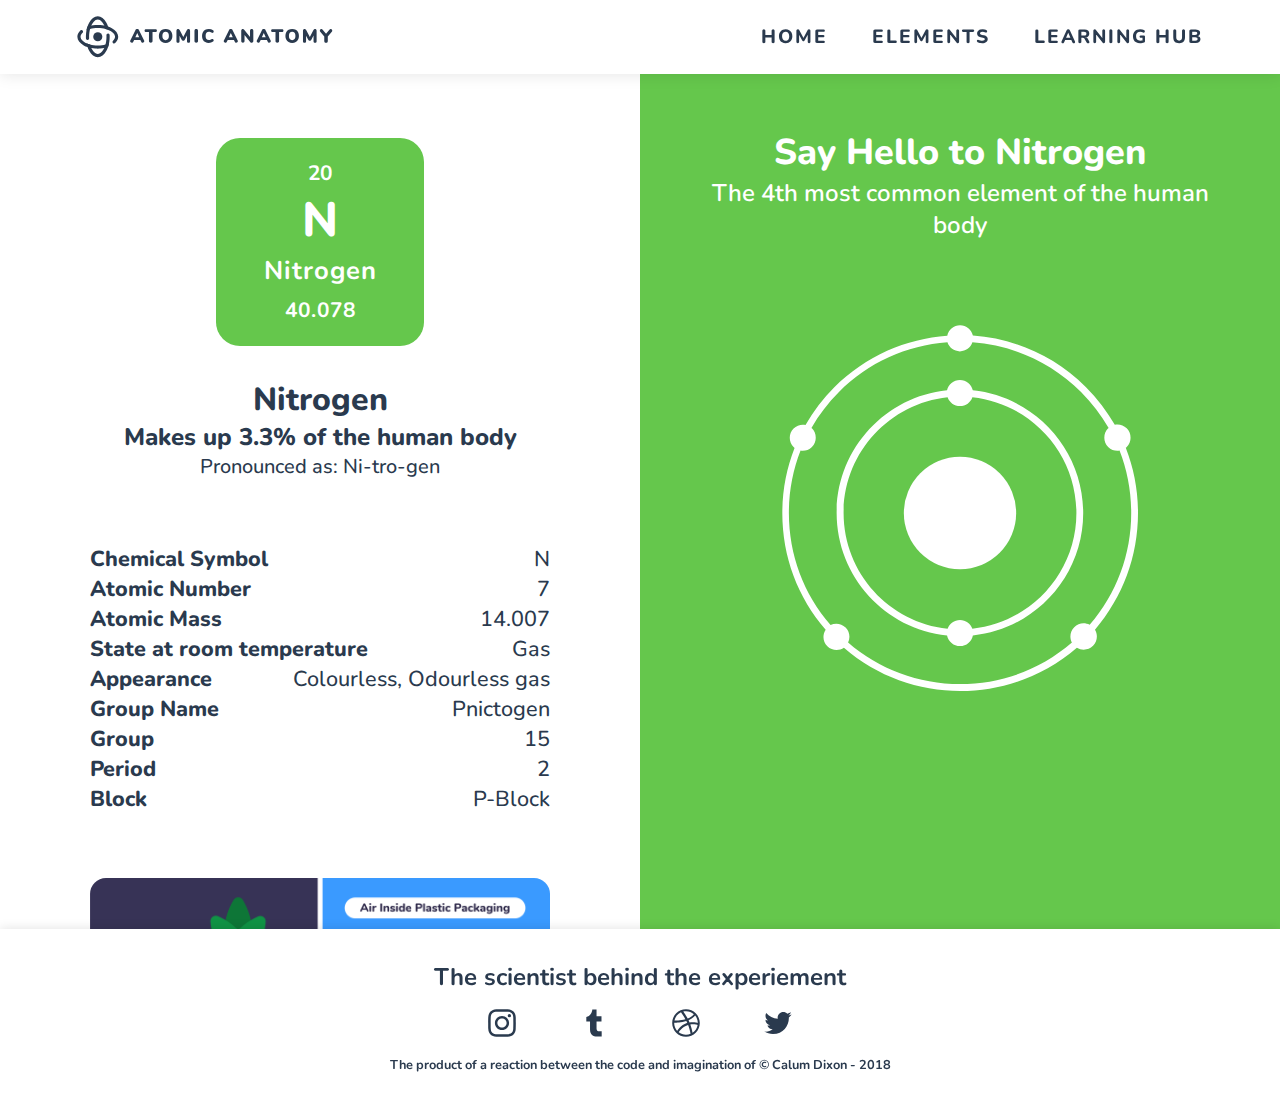
<file: nitrogen.html>
<!DOCTYPE html>
<html lang="en">
<head>
	<!-- Character Set utf-8 -->
    <meta charset="utf-8">
	<!-- Intial-Scale 1.0 -->
    <meta name="viewport" content="width=device-width, intial-scale=1.0">

    <title>Atomic Anatomy</title>

    <!-- Font Link -->
    <link href="https://fonts.googleapis.com/css?family=Nunito:400,600,700,800" rel="stylesheet">
    <!-- CSS Link -->
    <link rel="stylesheet" href="stylesheet.css"/>

</head>

<body>

  <header>

          <div class="navbar">

              <nav class="navcontent">
    <a href="index.html">
                <svg version="1.1" id="Layer_1" xmlns="http://www.w3.org/2000/svg" xmlns:xlink="http://www.w3.org/1999/xlink" x="0px" y="0px"
                   viewBox="0 0 1485 241" style="enable-background:new 0 0 1485 241;" xml:space="preserve" class="navlogo greenfy">
                <style type="text/css">
                  .nav-brandmark{fill:#2A3A4E;}
                </style>
                <g>
                  <path class="nav-brandmark greenfy" d="M390.143,146.558c0,2.45-0.984,4.529-2.95,6.236c-1.969,1.709-4.215,2.562-6.737,2.562
                    c-1.709,0-3.269-0.445-4.678-1.336c-1.411-0.892-2.524-2.228-3.341-4.009l-5.011-11.248h-36.081l-5.123,11.248
                    c-0.817,1.781-1.948,3.117-3.396,4.009c-1.447,0.891-3.025,1.336-4.732,1.336c-2.524,0-4.808-0.853-6.849-2.562
                    c-2.043-1.707-3.063-3.786-3.063-6.236c0-1.336,0.334-2.709,1.002-4.12l29.399-60.357c0.964-2.004,2.395-3.544,4.287-4.621
                    c1.894-1.075,3.99-1.614,6.292-1.614c2.228,0,4.305,0.539,6.236,1.614c1.93,1.077,3.378,2.617,4.343,4.621l29.399,60.357
                    C389.809,143.849,390.143,145.222,390.143,146.558z M338.249,123.396h22.272l-11.137-24.834L338.249,123.396z"/>
                  <path class="nav-brandmark greenfy" d="M420.153,152.85c-1.893-1.818-2.839-4.249-2.839-7.294v-52.45h-15.702c-3.268,0-5.698-0.686-7.294-2.061
                    c-1.598-1.373-2.395-3.47-2.395-6.292c0-2.82,0.797-4.899,2.395-6.236c1.596-1.336,4.026-2.004,7.294-2.004h52.116
                    c3.267,0,5.697,0.668,7.295,2.004c1.595,1.337,2.394,3.416,2.394,6.236c0,2.822-0.799,4.919-2.394,6.292
                    c-1.598,1.375-4.028,2.061-7.295,2.061h-15.701v52.45c0,3.045-0.947,5.476-2.84,7.294c-1.894,1.82-4.398,2.729-7.517,2.729
                    S422.047,154.67,420.153,152.85z"/>
                  <path class="nav-brandmark greenfy" d="M493.206,151.068c-5.902-3.303-10.45-7.979-13.642-14.031c-3.192-6.051-4.788-13.158-4.788-21.326
                    c0-8.165,1.596-15.273,4.788-21.325c3.191-6.05,7.739-10.708,13.642-13.976c5.902-3.266,12.862-4.9,20.88-4.9
                    c8.019,0,14.979,1.635,20.881,4.9c5.901,3.268,10.43,7.926,13.586,13.976c3.154,6.052,4.732,13.16,4.732,21.325
                    c0,8.168-1.598,15.275-4.788,21.326c-3.193,6.052-7.74,10.729-13.642,14.031c-5.902,3.304-12.826,4.955-20.77,4.955
                    C506.068,156.023,499.108,154.372,493.206,151.068z M528.007,134.03c3.341-4.193,5.011-10.301,5.011-18.319
                    c0-8.018-1.689-14.104-5.066-18.263c-3.38-4.157-8.001-6.236-13.865-6.236c-5.94,0-10.579,2.061-13.92,6.181
                    s-5.011,10.228-5.011,18.318c0,8.093,1.67,14.218,5.011,18.375c3.341,4.158,7.979,6.236,13.92,6.236
                    C520.025,140.322,524.666,138.226,528.007,134.03z"/>
                  <path class="nav-brandmark greenfy" d="M653.175,78.739c1.781,1.857,2.672,4.271,2.672,7.239v60.579c0,2.823-0.817,5.05-2.449,6.682
                    c-1.634,1.635-3.786,2.45-6.459,2.45c-2.6,0-4.733-0.815-6.403-2.45c-1.671-1.632-2.506-3.858-2.506-6.682v-32.739l-12.695,23.386
                    c-1.263,2.377-2.6,4.064-4.009,5.066c-1.411,1.003-3.081,1.504-5.011,1.504c-1.932,0-3.603-0.501-5.012-1.504
                    c-1.411-1.002-2.747-2.689-4.009-5.066l-12.584-22.718v32.071c0,2.748-0.835,4.956-2.506,6.626
                    c-1.67,1.671-3.842,2.506-6.514,2.506c-2.6,0-4.733-0.815-6.403-2.45c-1.671-1.632-2.506-3.858-2.506-6.682V85.979
                    c0-2.969,0.908-5.382,2.729-7.239c1.818-1.854,4.138-2.783,6.96-2.783c2.004,0,3.822,0.575,5.456,1.726
                    c1.633,1.152,3.007,2.804,4.121,4.956l20.49,38.53l20.379-38.53c2.3-4.455,5.418-6.682,9.354-6.682
                    C649.091,75.956,651.393,76.885,653.175,78.739z"/>
                  <path class="nav-brandmark greenfy" d="M684.188,152.961c-1.82-1.818-2.729-4.287-2.729-7.405V85.979c0-3.044,0.908-5.475,2.729-7.295
                    c1.818-1.818,4.287-2.728,7.405-2.728c3.191,0,5.716,0.909,7.573,2.728c1.854,1.82,2.783,4.251,2.783,7.295v59.577
                    c0,3.118-0.929,5.587-2.783,7.405c-1.857,1.82-4.382,2.729-7.573,2.729C688.475,155.689,686.006,154.781,684.188,152.961z"/>
                  <path class="nav-brandmark greenfy" d="M743.877,151.124c-5.902-3.267-10.468-7.943-13.697-14.031c-3.229-6.087-4.844-13.214-4.844-21.382
                    c0-8.091,1.614-15.182,4.844-21.27c3.229-6.087,7.795-10.764,13.697-14.031c5.902-3.266,12.787-4.9,20.657-4.9
                    c9.428,0,17.706,2.488,24.833,7.462c1.262,0.891,2.172,1.856,2.729,2.896c0.557,1.04,0.836,2.376,0.836,4.009
                    c0,2.302-0.651,4.251-1.949,5.846c-1.3,1.598-2.878,2.395-4.732,2.395c-1.114,0-2.116-0.167-3.007-0.501
                    c-0.892-0.334-1.932-0.872-3.118-1.614c-2.6-1.56-5.05-2.673-7.35-3.341c-2.303-0.669-4.678-1.003-7.128-1.003
                    c-6.608,0-11.525,1.987-14.755,5.958c-3.229,3.973-4.844,10.005-4.844,18.096c0,8.168,1.614,14.237,4.844,18.208
                    c3.229,3.973,8.146,5.958,14.755,5.958c2.228,0,4.38-0.352,6.459-1.059c2.078-0.704,4.751-1.799,8.019-3.285
                    c1.559-0.815,2.709-1.373,3.452-1.67c0.741-0.296,1.632-0.445,2.673-0.445c1.854,0,3.433,0.798,4.732,2.394
                    c1.298,1.598,1.949,3.547,1.949,5.847c0,1.56-0.279,2.878-0.836,3.953c-0.557,1.077-1.467,2.061-2.729,2.951
                    c-7.127,4.975-15.405,7.461-24.833,7.461C756.664,156.023,749.779,154.392,743.877,151.124z"/>
                  <path class="nav-brandmark greenfy" d="M933.133,146.558c0,2.45-0.985,4.529-2.951,6.236c-1.968,1.709-4.215,2.562-6.737,2.562
                    c-1.709,0-3.268-0.445-4.678-1.336c-1.411-0.892-2.524-2.228-3.341-4.009l-5.011-11.248h-36.081l-5.122,11.248
                    c-0.818,1.781-1.949,3.117-3.396,4.009c-1.448,0.891-3.026,1.336-4.733,1.336c-2.524,0-4.808-0.853-6.849-2.562
                    c-2.042-1.707-3.063-3.786-3.063-6.236c0-1.336,0.334-2.709,1.003-4.12l29.398-60.357c0.965-2.004,2.395-3.544,4.288-4.621
                    c1.893-1.075,3.989-1.614,6.292-1.614c2.227,0,4.305,0.539,6.235,1.614c1.93,1.077,3.378,2.617,4.344,4.621l29.398,60.357
                    C932.799,143.849,933.133,145.222,933.133,146.558z M881.238,123.396h22.272l-11.136-24.834L881.238,123.396z"/>
                  <path class="nav-brandmark greenfy" d="M1020.159,78.739c1.818,1.857,2.729,4.271,2.729,7.239v59.577c0,3.045-0.891,5.495-2.673,7.35
                    c-1.781,1.857-4.084,2.784-6.904,2.784c-3.341,0-5.865-1.113-7.572-3.341l-33.854-42.205v35.412c0,3.045-0.854,5.495-2.562,7.35
                    c-1.709,1.857-4.009,2.784-6.904,2.784c-2.822,0-5.123-0.927-6.904-2.784c-1.782-1.854-2.673-4.305-2.673-7.35V85.979
                    c0-2.969,0.891-5.382,2.673-7.239c1.781-1.854,4.082-2.783,6.904-2.783c3.191,0,5.68,1.113,7.461,3.341l33.854,42.094V85.979
                    c0-3.044,0.872-5.475,2.617-7.295c1.743-1.818,4.026-2.728,6.849-2.728C1016.02,75.956,1018.339,76.885,1020.159,78.739z"/>
                  <path class="nav-brandmark greenfy" d="M1124.447,146.558c0,2.45-0.985,4.529-2.951,6.236c-1.968,1.709-4.215,2.562-6.737,2.562
                    c-1.709,0-3.268-0.445-4.678-1.336c-1.411-0.892-2.524-2.228-3.341-4.009l-5.011-11.248h-36.081l-5.122,11.248
                    c-0.818,1.781-1.949,3.117-3.396,4.009c-1.448,0.891-3.026,1.336-4.733,1.336c-2.524,0-4.808-0.853-6.849-2.562
                    c-2.042-1.707-3.063-3.786-3.063-6.236c0-1.336,0.334-2.709,1.003-4.12l29.398-60.357c0.965-2.004,2.395-3.544,4.288-4.621
                    c1.893-1.075,3.989-1.614,6.292-1.614c2.227,0,4.305,0.539,6.235,1.614c1.93,1.077,3.378,2.617,4.344,4.621l29.398,60.357
                    C1124.113,143.849,1124.447,145.222,1124.447,146.558z M1072.553,123.396h22.272l-11.136-24.834L1072.553,123.396z"/>
                  <path class="nav-brandmark greenfy" d="M1154.457,152.85c-1.893-1.818-2.84-4.249-2.84-7.294v-52.45h-15.701c-3.268,0-5.699-0.686-7.294-2.061
                    c-1.598-1.373-2.395-3.47-2.395-6.292c0-2.82,0.797-4.899,2.395-6.236c1.595-1.336,4.026-2.004,7.294-2.004h52.116
                    c3.267,0,5.697,0.668,7.294,2.004c1.596,1.337,2.395,3.416,2.395,6.236c0,2.822-0.799,4.919-2.395,6.292
                    c-1.597,1.375-4.027,2.061-7.294,2.061h-15.702v52.45c0,3.045-0.946,5.476-2.839,7.294c-1.894,1.82-4.399,2.729-7.518,2.729
                    C1158.856,155.578,1156.351,154.67,1154.457,152.85z"/>
                  <path class="nav-brandmark greenfy" d="M1227.51,151.068c-5.902-3.303-10.45-7.979-13.642-14.031c-3.193-6.051-4.788-13.158-4.788-21.326
                    c0-8.165,1.595-15.273,4.788-21.325c3.191-6.05,7.739-10.708,13.642-13.976c5.902-3.266,12.862-4.9,20.88-4.9
                    c8.019,0,14.979,1.635,20.88,4.9c5.902,3.268,10.43,7.926,13.586,13.976c3.155,6.052,4.733,13.16,4.733,21.325
                    c0,8.168-1.598,15.275-4.789,21.326c-3.192,6.052-7.739,10.729-13.642,14.031c-5.901,3.304-12.825,4.955-20.769,4.955
                    C1240.372,156.023,1233.412,154.372,1227.51,151.068z M1262.31,134.03c3.341-4.193,5.012-10.301,5.012-18.319
                    c0-8.018-1.689-14.104-5.067-18.263c-3.379-4.157-8-6.236-13.864-6.236c-5.94,0-10.579,2.061-13.92,6.181
                    s-5.011,10.228-5.011,18.318c0,8.093,1.67,14.218,5.011,18.375c3.341,4.158,7.979,6.236,13.92,6.236
                    C1254.328,140.322,1258.969,138.226,1262.31,134.03z"/>
                  <path class="nav-brandmark greenfy" d="M1387.479,78.739c1.781,1.857,2.673,4.271,2.673,7.239v60.579c0,2.823-0.818,5.05-2.45,6.682
                    c-1.634,1.635-3.786,2.45-6.459,2.45c-2.6,0-4.732-0.815-6.403-2.45c-1.67-1.632-2.506-3.858-2.506-6.682v-32.739l-12.694,23.386
                    c-1.264,2.377-2.6,4.064-4.01,5.066c-1.411,1.003-3.081,1.504-5.011,1.504c-1.932,0-3.602-0.501-5.012-1.504
                    c-1.411-1.002-2.747-2.689-4.009-5.066l-12.584-22.718v32.071c0,2.748-0.835,4.956-2.505,6.626
                    c-1.671,1.671-3.842,2.506-6.515,2.506c-2.6,0-4.733-0.815-6.403-2.45c-1.671-1.632-2.506-3.858-2.506-6.682V85.979
                    c0-2.969,0.908-5.382,2.729-7.239c1.818-1.854,4.138-2.783,6.96-2.783c2.005,0,3.823,0.575,5.457,1.726
                    c1.632,1.152,3.007,2.804,4.12,4.956l20.49,38.53l20.379-38.53c2.3-4.455,5.418-6.682,9.354-6.682
                    C1383.395,75.956,1385.696,76.885,1387.479,78.739z"/>
                  <path class="nav-brandmark greenfy" d="M1471.332,75.845c2.449,0,4.657,0.946,6.626,2.839c1.966,1.894,2.95,4.065,2.95,6.515
                    c0,2.154-0.817,4.195-2.449,6.125l-23.386,27.061v27.172c0,3.268-0.947,5.773-2.84,7.517c-1.894,1.746-4.326,2.617-7.294,2.617
                    c-3.045,0-5.531-0.871-7.461-2.617c-1.932-1.743-2.896-4.249-2.896-7.517v-27.172l-23.163-27.061
                    c-1.709-1.93-2.562-4.009-2.562-6.236c0-2.449,0.964-4.602,2.896-6.459c1.93-1.854,4.12-2.783,6.57-2.783
                    c2.598,0,4.861,1.113,6.793,3.341l19.711,23.385l19.711-23.385C1466.469,76.958,1468.732,75.845,1471.332,75.845z"/>
                </g>
                <g>
                  <g>
                    <path class="nav-brandmark greenfy" d="M179.946,60.899c-2.702-7.972-5.934-15.353-9.603-22.001C157.779,16.171,140.026,2,120.345,2
                      c-19.68,0-37.434,14.171-49.998,36.898c-3.669,6.648-6.901,14.029-9.603,22.001c-2.364,6.956-4.321,14.368-5.823,22.136
                      c-1.41,7.245-2.413,14.805-2.979,22.598c-0.357,4.869-0.542,9.831-0.542,14.866c0,3.269,0.078,6.503,0.23,9.703
                      c0.155,3.247,2.047,6.155,4.936,7.647c0.069,0.036,0.139,0.072,0.209,0.108c6.268,3.228,13.649-1.551,13.307-8.593
                      c-0.143-2.94-0.215-5.898-0.215-8.865c0-8.218,0.554-16.356,1.625-24.248c0.954-7.085,2.321-13.974,4.081-20.524
                      c1.964-7.356,4.414-14.3,7.307-20.653c1.447-3.183,3.004-6.217,4.672-9.08c2.536-4.364,5.257-8.224,8.107-11.542
                      c7.719-9.012,16.35-13.986,24.685-13.986s16.965,4.974,24.685,13.986c2.85,3.318,5.571,7.178,8.107,11.542
                      c1.668,2.862,3.226,5.897,4.672,9.08c2.893,6.353,5.343,13.297,7.307,20.653c7.356,1.964,14.3,4.414,20.653,7.307
                      C184.268,75.267,182.31,67.855,179.946,60.899z M184.126,103.145c-0.069-0.036-0.139-0.072-0.209-0.108
                      c-6.269-3.229-13.651,1.551-13.309,8.594c0.143,2.941,0.215,5.9,0.215,8.869c0,8.212-0.554,16.356-1.625,24.242
                      c-0.954,7.092-2.321,13.974-4.081,20.53c-1.964,7.356-4.414,14.3-7.307,20.653c-1.447,3.183-3.004,6.217-4.672,9.08
                      c-2.536,4.352-5.251,8.212-8.095,11.524c-7.726,9.024-16.356,14.005-24.697,14.005s-16.972-4.98-24.697-14.005
                      c-2.844-3.312-5.559-7.172-8.095-11.524c-1.668-2.862-3.226-5.897-4.672-9.08c-2.893-6.353-5.343-13.297-7.307-20.653
                      c-7.356-1.964-14.3-4.414-20.653-7.307c1.502,7.769,3.46,15.18,5.823,22.136c2.702,7.966,5.928,15.34,9.597,21.989
                      C82.906,224.823,100.659,239,120.345,239s37.44-14.177,50.004-36.91c3.669-6.648,6.895-14.023,9.597-21.989
                      c2.364-6.956,4.321-14.368,5.823-22.136c1.41-7.252,2.419-14.811,2.979-22.604c0.357-4.869,0.542-9.825,0.542-14.86
                      c0-3.242-0.077-6.453-0.226-9.628C188.91,107.596,187.04,104.649,184.126,103.145z"/>
                  </g>
                  <g>
                    <path class="nav-brandmark greenfy" d="M165.117,165.271c-6.55,1.761-13.438,3.127-20.524,4.081c-7.892,1.071-16.03,1.625-24.248,1.625
                      s-16.356-0.554-24.248-1.625c-7.085-0.954-13.974-2.321-20.524-4.081c-7.356-1.964-14.3-4.414-20.653-7.307
                      c-3.183-1.447-6.217-3.004-9.08-4.672c-4.358-2.536-8.218-5.251-11.53-8.101c-9.024-7.719-13.998-16.35-13.998-24.691
                      c0-7.591,4.126-15.428,11.676-22.602c1.496-1.422,2.449-3.329,2.71-5.376c0.011-0.086,0.022-0.173,0.033-0.259
                      c1.109-8.596-9.135-13.765-15.427-7.805C8.232,94.946,1.845,107.291,1.845,120.5c0,19.68,14.177,37.44,36.904,50.004
                      c6.648,3.669,14.023,6.895,21.995,9.597c6.956,2.364,14.368,4.321,22.136,5.823c7.252,1.41,14.811,2.419,22.604,2.979
                      c4.869,0.357,9.825,0.542,14.86,0.542s9.991-0.185,14.86-0.542c7.793-0.56,15.353-1.57,22.604-2.979
                      c7.769-1.502,15.18-3.46,22.136-5.823c2.364-6.956,4.321-14.368,5.823-22.136C179.417,160.858,172.473,163.308,165.117,165.271z
                       M201.941,70.496c-6.648-3.669-14.023-6.895-21.995-9.597c-6.956-2.364-14.368-4.321-22.136-5.823
                      c-7.245-1.41-14.805-2.413-22.598-2.979c-4.869-0.357-9.831-0.542-14.866-0.542s-9.997,0.185-14.866,0.542
                      c-7.793,0.566-15.353,1.57-22.598,2.979c-7.769,1.502-15.18,3.46-22.136,5.823c-2.364,6.956-4.321,14.368-5.823,22.136
                      c6.353-2.893,13.297-5.343,20.653-7.307c6.55-1.761,13.438-3.127,20.524-4.081c7.892-1.071,16.03-1.625,24.248-1.625
                      s16.356,0.554,24.248,1.625c7.085,0.954,13.974,2.321,20.524,4.081c7.356,1.964,14.3,4.414,20.653,7.307
                      c3.183,1.447,6.217,3.004,9.08,4.672c4.358,2.536,8.218,5.251,11.53,8.095c9.024,7.726,13.998,16.356,13.998,24.697
                      c0,7.597-4.126,15.434-11.68,22.609c-1.497,1.422-2.451,3.33-2.712,5.378c-0.011,0.086-0.022,0.173-0.033,0.259
                      c-1.109,8.595,9.134,13.763,15.426,7.804c11.077-10.49,17.467-22.837,17.467-36.049C238.845,100.82,224.669,83.06,201.941,70.496z
                      "/>
                  </g>
                  <g>
                    <circle class="nav-brandmark greenfy" cx="120.344" cy="120.497" r="26.398"/>
                  </g>
                </g>
                </svg>
</a>
                <ul class="phosphorus-nav">
                    <li class="hometag nav-element greenfy" class="Smoothscroll"><a href="index.html" alt="link back to home page">Home</a></li>
                    <li class="elementtag nav-element greenfy" class="Smoothscroll"><a href="element-select.html" alt="link to element selection screen">Elements</a></li>
                    <li class="learntag nav-element last-tag greenfy" class="Smoothscroll"><a href="learning-hub.html" alt="link to learning hub">Learning Hub</a></li>

                </ul>

              </nav>

                  <div class="nav-change">

                          <div class="hamburgericon">


                          </div>

                  </div>

          </div>

      </header>

<div class="element-page-container">

<div class="element-container">

<div class="left-side-container">

<div class="left-side-content">

  <svg version="1.1" id="Layer_1" xmlns="http://www.w3.org/2000/svg" xmlns:xlink="http://www.w3.org/1999/xlink" x="0px" y="0px"
  	 viewBox="0 0 600 600" style="enable-background:new 0 0 600 600;" xml:space="preserve" class="atom-small">
  <style type="text/css">
  	.nasst0{fill:#65C74C;}
  	.nasst1{fill:none;}
  	.nasst2{fill:none;}
  </style>
  <circle class="nasst0" cx="300" cy="300" r="70.2"/>
  <g>
  	<circle class="nasst1" cx="299.9" cy="518.4" r="16.4"/>
  	<g>
  		<path class="nasst2" d="M442.7,442.6c5.2-5.2,13.1-6.2,19.3-2.9c33.6-38.8,51.9-87.9,51.9-139.8c0-27.1-5-53.5-14.6-78
  			c-5,0.8-10.3-0.7-14.2-4.6c-6.4-6.4-6.4-16.8,0-23.2c0.2-0.2,0.4-0.4,0.6-0.5c-9.3-16.3-20.9-31.4-34.5-45
  			c-36.7-36.7-84.4-58.4-135.8-62c-2.1,6.6-8.3,11.3-15.6,11.3c-7.3,0-13.4-4.7-15.6-11.3c-51.3,3.7-99,25.4-135.6,62
  			c-13.6,13.6-25.1,28.7-34.4,44.9c0.2,0.2,0.4,0.4,0.6,0.6c6.4,6.4,6.4,16.8,0,23.2c-3.9,3.9-9.2,5.4-14.2,4.6
  			c-9.6,24.5-14.6,50.9-14.6,78c0,52,18.4,101.2,52.1,140c6.1-3,13.7-2,18.8,3.1c5.1,5.1,6.1,12.7,3.1,18.8
  			c38.8,33.6,87.9,52,139.9,52c51.9,0,101-18.3,139.8-51.9C436.5,455.8,437.4,447.9,442.7,442.6z"/>
  		<path class="nasst0" d="M522.5,300c0-28.4-5.3-55.9-15.3-81.5c0.4-0.3,0.8-0.7,1.2-1.1c6.4-6.4,6.4-16.8,0-23.2
  			c-4.1-4.1-9.7-5.5-14.9-4.4c-9.7-17-21.8-32.9-36-47.1c-39.3-39.3-89.9-60.8-141.4-64.5c-1.6-7.4-8.2-12.9-16-12.9
  			c-7.9,0-14.4,5.6-16,13c-51.5,3.7-101.9,25.2-141.2,64.5c-14.2,14.2-26.3,30.1-36,47.1c-5.2-1.1-10.9,0.4-14.9,4.5
  			c-6.4,6.4-6.4,16.8,0,23.2c0.4,0.4,0.8,0.7,1.2,1.1c-10.1,25.6-15.3,53.2-15.3,81.5c0,54.1,19.1,105.2,54.2,145.6
  			c-4.3,6.4-3.6,15.1,2.1,20.7c5.6,5.6,14.3,6.3,20.7,2c83.3,72.2,207.9,72.1,291.2-0.1c6.3,3.9,14.7,3.1,20.2-2.4
  			c5.5-5.5,6.2-13.8,2.4-20.1C503.3,405.3,522.5,354.1,522.5,300z M160.1,461.9c3-6.1,2-13.7-3.1-18.8c-5.1-5.1-12.7-6.1-18.8-3.1
  			c-33.7-38.8-52.1-88-52.1-140c0-27.1,5-53.5,14.6-78c5,0.8,10.3-0.7,14.2-4.6c6.4-6.4,6.4-16.8,0-23.2c-0.2-0.2-0.4-0.4-0.6-0.6
  			c9.3-16.2,20.9-31.4,34.4-44.9c36.6-36.6,84.3-58.3,135.6-62c2.1,6.5,8.3,11.3,15.6,11.3c7.3,0,13.4-4.7,15.6-11.3
  			c51.4,3.6,99.1,25.3,135.8,62c13.6,13.6,25.1,28.7,34.5,45c-0.2,0.2-0.4,0.4-0.6,0.5c-6.4,6.4-6.4,16.8,0,23.2
  			c3.9,3.9,9.2,5.4,14.2,4.6c9.6,24.5,14.6,50.9,14.6,78c0,51.9-18.3,101-51.9,139.8c-6.2-3.3-14.1-2.4-19.3,2.9
  			c-5.2,5.2-6.2,13.1-2.9,19.3c-38.8,33.6-87.9,51.9-139.8,51.9C248,513.8,198.9,495.5,160.1,461.9z"/>
  	</g>
  </g>
  <g>
  	<path class="nasst2" d="M300,433.6c7.2,0,13.2,4.6,15.5,11c73-7.8,130-69.7,130-144.7c0-75-57-136.9-130-144.7
  		c-2.2,6.5-8.3,11.1-15.5,11.1c-7.2,0-13.3-4.6-15.5-11.1c-73,7.7-130,69.7-130,144.7c0,75,57.1,136.9,130.1,144.7
  		C286.8,438.2,292.9,433.6,300,433.6z"/>
  	<path class="nasst0" d="M300,466.4c8,0,14.6-5.7,16.1-13.3c77.4-8.1,137.9-73.7,137.9-153.2c0-79.5-60.5-145.1-138-153.2
  		c-1.5-7.5-8.1-13.1-16.1-13.1c-7.9,0-14.5,5.6-16.1,13.1c-77.4,8-138,73.7-138,153.2c0,79.5,60.6,145.2,138,153.2
  		C285.4,460.7,292.1,466.4,300,466.4z M154.5,299.9c0-75,57-136.9,130-144.7c2.2,6.5,8.3,11.1,15.5,11.1c7.2,0,13.3-4.6,15.5-11.1
  		c73,7.8,130,69.7,130,144.7c0,75-57,136.9-130,144.7c-2.2-6.4-8.3-11-15.5-11c-7.2,0-13.2,4.6-15.5,11
  		C211.6,436.9,154.5,375,154.5,299.9z"/>
  </g>
  </svg>

  <div class="element-page select-nitrogen select-box-page">
      <p class="element-select-atomic-number">20</p>
      <h1 class="element-select-chemical-symbol">N</h1>
      <h2 class="element-select-element-name">Nitrogen</h2>
      <p class="element-select-atomic-mass">40.078</p>
  </div>

  <div class="element-page-top-info">
    <h1 class="element-page-title">Nitrogen</h1>
    <h2 class="element-page-precent">Makes up 3.3% of the human body</h2>
    <h2 class="element-pronounce">Pronounced as: Ni-tro-gen</h2>
  </div>

<div class="element-page-gen-info">
<h2 class="gen-info-item">Chemical Symbol <span class="gen-info-item-span">N</span></h2>
<h2 class="gen-info-item">Atomic Number <span class="gen-info-item-span">7</span></h2>
<h2 class="gen-info-item">Atomic Mass <span class="gen-info-item-span">14.007</span></h2>
<h2 class="gen-info-item">State at room temperature <span class="gen-info-item-span">Gas</span></h2>
<h2 class="gen-info-item">Appearance <span class="gen-info-item-span">Colourless, Odourless gas</span></h2>
<h2 class="gen-info-item">Group Name <span class="gen-info-item-span">Pnictogen</span></h2>
<h2 class="gen-info-item">Group <span class="gen-info-item-span">15</span></h2>
<h2 class="gen-info-item">Period <span class="gen-info-item-span">2</span></h2>
<h2 class="gen-info-item">Block <span class="gen-info-item-span">P-Block</span></h2>
</div>

<div class="element-page-para-info">

<div class="element-page-para-photo">
<img src="images/nitrogen-intro-diagram.jpg" alt="Nitrogen is used for the air in platic packages and in crop fertilizers"/>
</div>

<div class="element-page-para-text">
<h2 class="element-para-title">About Nitrogen</h2>
<p class="element-para">Meet nitrogen the 7th element of the periodic table. Nitrogen takes the form of a stable, odourless and colourless gas that can be found everywhere in the atmosphere. Some of the nitrogen’s uses include creating an unreactive atmosphere for stopping food from spoiling and being used in fertilizer to help plants grow larger.</p>
</div>

<div class="element-page-para-photo">
<img src="images/nitrogen-body-diagram.jpg" alt="Nitrogen is used in the body to make DNA and Proteins" />
</div>

<div class="element-page-para-text">
<h2 class="element-para-title">Nitrogen in the body</h2>
<p class="element-para">Roughly 3.3% of the body is made up of Nitrogen, our body uses this nitrogen to create the amino acids that make up the protein in our body and the nucleic acids that help build our DNA. Our body gets its nitrogen by eating other living things that contain nitrogen such as plants and animals.</p>
</div>

</div>

<div class="element-page-facts">

<h2 class="fact-title">Fun Facts</h2>

<div class="element-page-fact-1">

  <div class="element-page-fact-photo">
  <img src="images/nitrogen-ff-1.svg" alt="Fun Fact 1" />
  </div>

  <div class="element-page-fact-text">
  <p class="element-fact-para">Nitrogen’s name comes from the Greek words, “Nitron” and “Genes” meaning Nitre Forming. Nitre also known as Potassium Nitrate is a compound containing Nitrogen.</p>
  </div>

</div>

<div class="element-page-fact-2">

  <div class="element-page-fact-photo">
  <img src="images/nitrogen-ff-2.svg" alt="Fun Fact 2" />
  </div>

  <div class="element-page-fact-text">
  <p class="element-fact-para">Titan, the largest moon of Saturn is the only moon in our solar system with a dense atmosphere, this is because 98% of the atmosphere is made up of Nitrogen.</p>
  </div>

</div>

<div class="element-page-fact-1">

  <div class="element-page-fact-photo">
  <img src="images/nitrogen-ff-3.svg" alt="Fun Fact 3" />
  </div>

  <div class="element-page-fact-text">
  <p class="element-fact-para">The majority of Earth’s atmosphere is made up of Nitrogen, roughly 78% of the air around you is made up of Nitrogen.</p>
  </div>

</div>

<div class="element-page-fact-2 last-fact">

  <div class="element-page-fact-photo">
  <img src="images/nitrogen-ff-4.svg" alt="Fun Fact 4" />
  </div>

  <div class="element-page-fact-text">
  <p class="element-fact-para">Nitrogen was sometimes called “burnt air”, this is because air that no longer has any Oxygen in it is made up almost completely of Nitrogen.</p>
  </div>

</div>

</div>


</div>

</div>

<div class="right-side-container nitrogen-right">

<h1 class="right-side-hello">Say Hello to Nitrogen</h1>
<h1 class="right-side-subtitle">The 4th most common element of the human body </h1>

<svg version="1.1" id="Layer_1" xmlns="http://www.w3.org/2000/svg" xmlns:xlink="http://www.w3.org/1999/xlink" x="0px" y="0px"
	 viewBox="0 0 600 600" style="enable-background:new 0 0 600 600;" xml:space="preserve" class="atom-model">
<style type="text/css">
	.nast0{fill:white;}
	.nast1{fill:none;}
	.nast2{fill:none;}
</style>
<circle class="nast0" cx="300" cy="300" r="70.2"/>
<g class="n-atom-outer-ring">
	<circle class="nast1" cx="299.9" cy="518.4" r="16.4"/>
	<g>
		<path class="nast2" d="M442.7,442.6c5.2-5.2,13.1-6.2,19.3-2.9c33.6-38.8,51.9-87.9,51.9-139.8c0-27.1-5-53.5-14.6-78
			c-5,0.8-10.3-0.7-14.2-4.6c-6.4-6.4-6.4-16.8,0-23.2c0.2-0.2,0.4-0.4,0.6-0.5c-9.3-16.3-20.9-31.4-34.5-45
			c-36.7-36.7-84.4-58.4-135.8-62c-2.1,6.6-8.3,11.3-15.6,11.3c-7.3,0-13.4-4.7-15.6-11.3c-51.3,3.7-99,25.4-135.6,62
			c-13.6,13.6-25.1,28.7-34.4,44.9c0.2,0.2,0.4,0.4,0.6,0.6c6.4,6.4,6.4,16.8,0,23.2c-3.9,3.9-9.2,5.4-14.2,4.6
			c-9.6,24.5-14.6,50.9-14.6,78c0,52,18.4,101.2,52.1,140c6.1-3,13.7-2,18.8,3.1c5.1,5.1,6.1,12.7,3.1,18.8
			c38.8,33.6,87.9,52,139.9,52c51.9,0,101-18.3,139.8-51.9C436.5,455.8,437.4,447.9,442.7,442.6z"/>
		<path class="nast0" d="M522.5,300c0-28.4-5.3-55.9-15.3-81.5c0.4-0.3,0.8-0.7,1.2-1.1c6.4-6.4,6.4-16.8,0-23.2
			c-4.1-4.1-9.7-5.5-14.9-4.4c-9.7-17-21.8-32.9-36-47.1c-39.3-39.3-89.9-60.8-141.4-64.5c-1.6-7.4-8.2-12.9-16-12.9
			c-7.9,0-14.4,5.6-16,13c-51.5,3.7-101.9,25.2-141.2,64.5c-14.2,14.2-26.3,30.1-36,47.1c-5.2-1.1-10.9,0.4-14.9,4.5
			c-6.4,6.4-6.4,16.8,0,23.2c0.4,0.4,0.8,0.7,1.2,1.1c-10.1,25.6-15.3,53.2-15.3,81.5c0,54.1,19.1,105.2,54.2,145.6
			c-4.3,6.4-3.6,15.1,2.1,20.7c5.6,5.6,14.3,6.3,20.7,2c83.3,72.2,207.9,72.1,291.2-0.1c6.3,3.9,14.7,3.1,20.2-2.4
			c5.5-5.5,6.2-13.8,2.4-20.1C503.3,405.3,522.5,354.1,522.5,300z M160.1,461.9c3-6.1,2-13.7-3.1-18.8c-5.1-5.1-12.7-6.1-18.8-3.1
			c-33.7-38.8-52.1-88-52.1-140c0-27.1,5-53.5,14.6-78c5,0.8,10.3-0.7,14.2-4.6c6.4-6.4,6.4-16.8,0-23.2c-0.2-0.2-0.4-0.4-0.6-0.6
			c9.3-16.2,20.9-31.4,34.4-44.9c36.6-36.6,84.3-58.3,135.6-62c2.1,6.5,8.3,11.3,15.6,11.3c7.3,0,13.4-4.7,15.6-11.3
			c51.4,3.6,99.1,25.3,135.8,62c13.6,13.6,25.1,28.7,34.5,45c-0.2,0.2-0.4,0.4-0.6,0.5c-6.4,6.4-6.4,16.8,0,23.2
			c3.9,3.9,9.2,5.4,14.2,4.6c9.6,24.5,14.6,50.9,14.6,78c0,51.9-18.3,101-51.9,139.8c-6.2-3.3-14.1-2.4-19.3,2.9
			c-5.2,5.2-6.2,13.1-2.9,19.3c-38.8,33.6-87.9,51.9-139.8,51.9C248,513.8,198.9,495.5,160.1,461.9z"/>
	</g>
</g>
<g class="n-atom-inner-ring">
	<path class="nast2" d="M300,433.6c7.2,0,13.2,4.6,15.5,11c73-7.8,130-69.7,130-144.7c0-75-57-136.9-130-144.7
		c-2.2,6.5-8.3,11.1-15.5,11.1c-7.2,0-13.3-4.6-15.5-11.1c-73,7.7-130,69.7-130,144.7c0,75,57.1,136.9,130.1,144.7
		C286.8,438.2,292.9,433.6,300,433.6z"/>
	<path class="nast0" d="M300,466.4c8,0,14.6-5.7,16.1-13.3c77.4-8.1,137.9-73.7,137.9-153.2c0-79.5-60.5-145.1-138-153.2
		c-1.5-7.5-8.1-13.1-16.1-13.1c-7.9,0-14.5,5.6-16.1,13.1c-77.4,8-138,73.7-138,153.2c0,79.5,60.6,145.2,138,153.2
		C285.4,460.7,292.1,466.4,300,466.4z M154.5,299.9c0-75,57-136.9,130-144.7c2.2,6.5,8.3,11.1,15.5,11.1c7.2,0,13.3-4.6,15.5-11.1
		c73,7.8,130,69.7,130,144.7c0,75-57,136.9-130,144.7c-2.2-6.4-8.3-11-15.5-11c-7.2,0-13.2,4.6-15.5,11
		C211.6,436.9,154.5,375,154.5,299.9z"/>
</g>
</svg>
</div>

</div>

</div>

<div class="footer-phosphorus">

  <div class="mediasection animatedParent animateOnce" id="contact">

          <h1 class="mediatitle animated fadeInUpShort">The scientist behind the experiement</h1>

  <div class="mediarow animated fadeInUpShort">

      <a href="https://www.instagram.com/calumdixon_/" target="_blank" class="iconlink">
      <svg version="1.1" class="mediaicon greenfy" id="Layer_2" xmlns="http://www.w3.org/2000/svg" xmlns:xlink="http://www.w3.org/1999/xlink" x="0px" y="0px"
  viewBox="0 0 400 400" style="enable-background:new 0 0 400 400;" xml:space="preserve">
  <style type="text/css">
  .st0{fill:#2A3A4E;}
  </style>
  <g>
  <path class="st0" d="M200,38.2c52.7,0,58.9,0.2,79.7,1.2c19.2,0.9,29.7,4.1,36.6,6.8c9.2,3.6,15.8,7.9,22.7,14.8
  c6.9,6.9,11.2,13.5,14.8,22.7c2.7,7,5.9,17.4,6.8,36.6c0.9,20.8,1.2,27,1.2,79.7s-0.2,58.9-1.2,79.7c-0.9,19.2-4.1,29.7-6.8,36.6
  c-3.6,9.2-7.9,15.8-14.8,22.7c-6.9,6.9-13.5,11.2-22.7,14.8c-7,2.7-17.4,5.9-36.6,6.8c-20.8,0.9-27,1.2-79.7,1.2
  s-58.9-0.2-79.7-1.2c-19.2-0.9-29.7-4.1-36.6-6.8c-9.2-3.6-15.8-7.9-22.7-14.8c-6.9-6.9-11.2-13.5-14.8-22.7
  c-2.7-7-5.9-17.4-6.8-36.6c-0.9-20.8-1.2-27-1.2-79.7s0.2-58.9,1.2-79.7c0.9-19.2,4.1-29.7,6.8-36.6c3.6-9.2,7.9-15.8,14.8-22.7
  c6.9-6.9,13.5-11.2,22.7-14.8c7-2.7,17.4-5.9,36.6-6.8C141.1,38.4,147.3,38.2,200,38.2 M200,2.7c-53.6,0-60.3,0.2-81.4,1.2
  c-21,1-35.3,4.3-47.9,9.2c-13,5-24,11.8-35,22.8c-11,11-17.7,22-22.8,35c-4.9,12.6-8.2,26.9-9.2,47.9c-1,21-1.2,27.8-1.2,81.4
  c0,53.6,0.2,60.3,1.2,81.4c1,21,4.3,35.3,9.2,47.9c5,13,11.8,24,22.8,35c11,11,22,17.7,35,22.8c12.6,4.9,26.9,8.2,47.9,9.2
  c21,1,27.8,1.2,81.4,1.2s60.3-0.2,81.4-1.2c21-1,35.3-4.3,47.9-9.2c13-5,24-11.8,35-22.8c11-11,17.7-22,22.8-35
  c4.9-12.6,8.2-26.9,9.2-47.9c1-21,1.2-27.8,1.2-81.4s-0.2-60.3-1.2-81.4c-1-21-4.3-35.3-9.2-47.9c-5-13-11.8-24-22.8-35
  c-11-11-22-17.7-35-22.8c-12.6-4.9-26.9-8.2-47.9-9.2C260.3,2.9,253.6,2.7,200,2.7L200,2.7z"/>
  <path class="st0" d="M200,98.7C144,98.7,98.7,144,98.7,200S144,301.3,200,301.3S301.3,256,301.3,200S256,98.7,200,98.7z M200,265.8
  c-36.3,0-65.8-29.4-65.8-65.8c0-36.3,29.4-65.8,65.8-65.8c36.3,0,65.8,29.4,65.8,65.8C265.8,236.3,236.3,265.8,200,265.8z"/>
  <circle class="st0 greenfy" cx="305.3" cy="94.7" r="23.7"/>
  </g>
  </svg>
      </a>

      <a href="https://www.tumblr.com/blog/calumdixon" target="_blank" class="iconlink">
      <svg version="1.1" id="Layer_3" xmlns="http://www.w3.org/2000/svg" xmlns:xlink="http://www.w3.org/1999/xlink" x="0px" y="0px"
  viewBox="0 0 400 400" style="enable-background:new 0 0 400 400;" xml:space="preserve" class="mediaicon greenfy">
  <style type="text/css">
  .st0{fill:#2A3A4E;}
  </style>
  <path class="st0" d="M245,394c-58.4,0-101.8-30-101.8-101.8v-115h-53v-62.3C148.5,99.7,172.9,49.5,175.7,6h60.6v98.8H307v72.4h-70.7
  v100.2c0,30,15.2,40.4,39.3,40.4h34.2V394H245z"/>
  </svg>
          </a>

      <a href="https://dribbble.com/calumdixon_" target="_blank" class="iconlink">
      <svg version="1.1" id="Layer_2" xmlns="http://www.w3.org/2000/svg" xmlns:xlink="http://www.w3.org/1999/xlink" x="0px" y="0px"
  viewBox="0 0 400 400" style="enable-background:new 0 0 400 400;" xml:space="preserve" class="mediaicon greenfy">
  <style type="text/css">
  .st0{fill:#2A3A4E;}
  </style>
  <path class="st0" d="M200,2.7C91.1,2.7,2.7,91.1,2.7,200S91.1,397.3,200,397.3c108.7,0,197.3-88.4,197.3-197.3S308.7,2.7,200,2.7z
  M330.3,93.6c23.5,28.7,37.7,65.3,38.1,104.9c-5.6-1.1-61.2-12.4-117.3-5.4c-1.3-2.8-2.4-5.8-3.6-8.8c-3.4-8.1-7.3-16.5-11.1-24.4
  C298.5,134.7,326.7,98.3,330.3,93.6z M200,31.8c42.8,0,82,16.1,111.7,42.4c-3,4.3-28.5,38.3-88.4,60.8
  c-27.6-50.7-58.2-92.2-62.9-98.7C173,33.3,186.3,31.8,200,31.8z M128.3,47.6c4.5,6,34.5,47.7,62.5,97.4C112,166,42.5,165.5,35,165.5
  C45.9,113.3,81.2,69.9,128.3,47.6z M31.3,200.2c0-1.7,0-3.4,0-5.1c7.3,0.2,89,1.3,173.1-24c4.9,9.4,9.4,19,13.7,28.7
  c-2.1,0.6-4.5,1.3-6.6,1.9c-86.9,28-133.1,104.7-137,111.1C47.8,283,31.3,243.4,31.3,200.2z M200,368.7c-39,0-74.9-13.3-103.4-35.5
  c3-6.2,37.2-72.1,132.3-105.3c0.4-0.2,0.6-0.2,1.1-0.4c23.8,61.4,33.4,113,36,127.8C245.6,363.9,223.3,368.7,200,368.7z M294,339.8
  c-1.7-10.3-10.7-59.5-32.7-120.1c52.9-8.3,99.1,5.4,104.9,7.3C358.8,273.8,331.8,314.3,294,339.8z"/>
  </svg>
      </a>

      <a href="https://twitter.com/CalumDixon_" target="_blank" class="iconlink">
      <svg version="1.1" id="Layer_2" xmlns="http://www.w3.org/2000/svg" xmlns:xlink="http://www.w3.org/1999/xlink" x="0px" y="0px"
  viewBox="0 0 400 400" style="enable-background:new 0 0 400 400;" xml:space="preserve" class="mediaicon greenfy">
  <style type="text/css">
  .st0{fill:#2A3A4E;}
  </style>
  <g id="Logo__x2014__FIXED">
  <g>
  <path class="st0" d="M355,120.6c0.2,3.4,0.2,6.9,0.2,10.3c0,105.7-80.5,227.7-227.7,227.7c-45.1,0-87.2-13.3-122.5-35.7
    c6.2,0.8,12.6,1.1,19,1.1c37.5,0,71.9-12.8,99.4-34.3c-35-0.6-64.6-23.7-74.8-55.6c4.8,0.9,9.8,1.4,15,1.4
    c7.3,0,14.4-0.9,21.1-2.8c-36.5-7.3-64.1-39.8-64.1-78.5V153c10.8,5.9,23.1,9.5,36.2,10c-21.4-14.4-35.6-38.9-35.6-66.6
    c0-14.7,3.9-28.4,10.8-40.3c39.5,48.4,98.5,80.4,165,83.6c-1.2-5.9-2-12-2-18.3c0-44.2,35.9-80.1,80.1-80.1
    c22.9,0,43.7,9.7,58.4,25.3c18.3-3.6,35.4-10.1,50.9-19.4c-6.1,18.7-18.7,34.5-35.3,44.3c16.2-2,31.7-6.2,46-12.6
    C384.2,95.1,370.7,109.3,355,120.6z"/>
  </g>
  </g>
  </svg>
      </a>

  </div>

  <h5>The product of a reaction between the code and imagination of © Calum Dixon - 2018</h5>

</div>

</div>

<script src="https://cdnjs.cloudflare.com/ajax/libs/jquery/3.2.1/jquery.min.js"></script>
<script src="https://ajax.googleapis.com/ajax/libs/jquery/3.3.1/jquery.min.js"></script>
<script src="hamburgericon.js"></script>
<script src="jquery-3.3.1.js"></script>
<script src="jquery-ui.js"></script>
<script>

    $( document ).ready(function() {
        $('.element').on('mouseover', function(e){
            console.log($(this).css('background-color'));

            $('.precent-colour').css('fill', $(this).css('background-color'));
            $('.select-element-precent-text').css('color', $(this).css('background-color'));

            $('.precent-rect').css('height', (100 - $(this).attr('data-percentage') - 8) + '%'); // 7% extra for offset because magic numbers are bad

            $('.element-percentage-text').text($(this).attr('data-percentage'));
            $('.element-name-text').text($(this).find('.select-element-name').text());

        });
    });

</script>


</body>

</html>
</file>
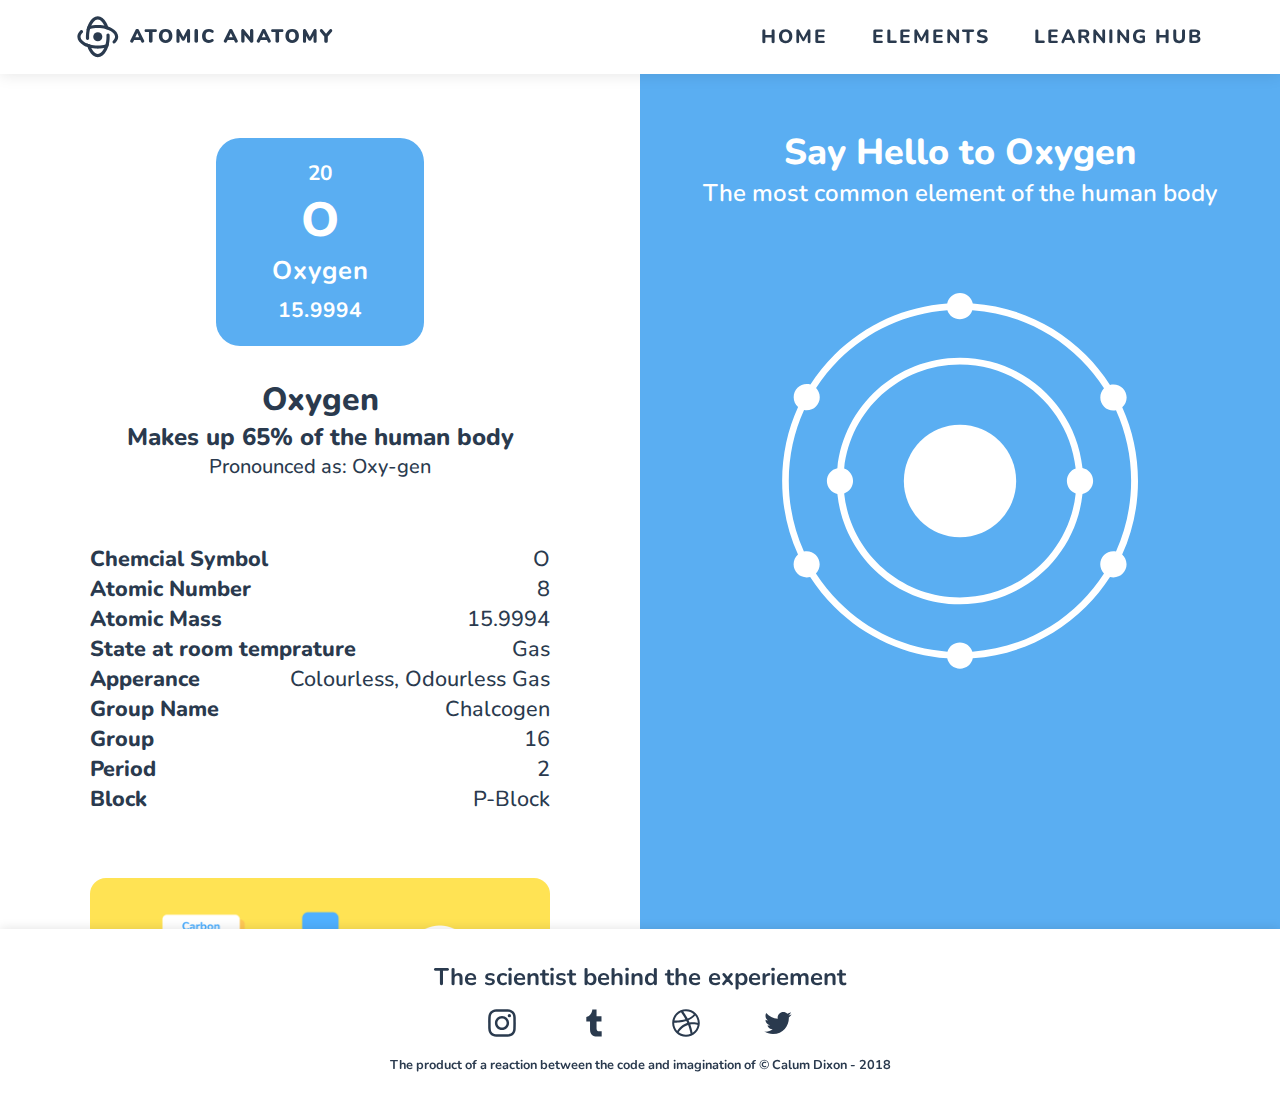
<file: oxygen.html>
<!DOCTYPE html>
<html lang="en">
<head>
	<!-- Character Set utf-8 -->
    <meta charset="utf-8">
	<!-- Intial-Scale 1.0 -->
    <meta name="viewport" content="width=device-width, intial-scale=1.0">

    <title>Atomic Anatomy</title>

    <!-- Font Link -->
    <link href="https://fonts.googleapis.com/css?family=Nunito:400,600,700,800" rel="stylesheet">
    <!-- CSS Link -->
    <link rel="stylesheet" href="stylesheet.css"/>

</head>

<body>

  <header>

          <div class="navbar">

              <nav class="navcontent">
    <a href="index.html">
                <svg version="1.1" id="Layer_1" xmlns="http://www.w3.org/2000/svg" xmlns:xlink="http://www.w3.org/1999/xlink" x="0px" y="0px"
                   viewBox="0 0 1485 241" style="enable-background:new 0 0 1485 241;" xml:space="preserve" class="navlogo">
                <style type="text/css">
                  .nav-brandmark{fill:#2A3A4E;}
                </style>
                <g>
                  <path class="nav-brandmark" d="M390.143,146.558c0,2.45-0.984,4.529-2.95,6.236c-1.969,1.709-4.215,2.562-6.737,2.562
                    c-1.709,0-3.269-0.445-4.678-1.336c-1.411-0.892-2.524-2.228-3.341-4.009l-5.011-11.248h-36.081l-5.123,11.248
                    c-0.817,1.781-1.948,3.117-3.396,4.009c-1.447,0.891-3.025,1.336-4.732,1.336c-2.524,0-4.808-0.853-6.849-2.562
                    c-2.043-1.707-3.063-3.786-3.063-6.236c0-1.336,0.334-2.709,1.002-4.12l29.399-60.357c0.964-2.004,2.395-3.544,4.287-4.621
                    c1.894-1.075,3.99-1.614,6.292-1.614c2.228,0,4.305,0.539,6.236,1.614c1.93,1.077,3.378,2.617,4.343,4.621l29.399,60.357
                    C389.809,143.849,390.143,145.222,390.143,146.558z M338.249,123.396h22.272l-11.137-24.834L338.249,123.396z"/>
                  <path class="nav-brandmark" d="M420.153,152.85c-1.893-1.818-2.839-4.249-2.839-7.294v-52.45h-15.702c-3.268,0-5.698-0.686-7.294-2.061
                    c-1.598-1.373-2.395-3.47-2.395-6.292c0-2.82,0.797-4.899,2.395-6.236c1.596-1.336,4.026-2.004,7.294-2.004h52.116
                    c3.267,0,5.697,0.668,7.295,2.004c1.595,1.337,2.394,3.416,2.394,6.236c0,2.822-0.799,4.919-2.394,6.292
                    c-1.598,1.375-4.028,2.061-7.295,2.061h-15.701v52.45c0,3.045-0.947,5.476-2.84,7.294c-1.894,1.82-4.398,2.729-7.517,2.729
                    S422.047,154.67,420.153,152.85z"/>
                  <path class="nav-brandmark" d="M493.206,151.068c-5.902-3.303-10.45-7.979-13.642-14.031c-3.192-6.051-4.788-13.158-4.788-21.326
                    c0-8.165,1.596-15.273,4.788-21.325c3.191-6.05,7.739-10.708,13.642-13.976c5.902-3.266,12.862-4.9,20.88-4.9
                    c8.019,0,14.979,1.635,20.881,4.9c5.901,3.268,10.43,7.926,13.586,13.976c3.154,6.052,4.732,13.16,4.732,21.325
                    c0,8.168-1.598,15.275-4.788,21.326c-3.193,6.052-7.74,10.729-13.642,14.031c-5.902,3.304-12.826,4.955-20.77,4.955
                    C506.068,156.023,499.108,154.372,493.206,151.068z M528.007,134.03c3.341-4.193,5.011-10.301,5.011-18.319
                    c0-8.018-1.689-14.104-5.066-18.263c-3.38-4.157-8.001-6.236-13.865-6.236c-5.94,0-10.579,2.061-13.92,6.181
                    s-5.011,10.228-5.011,18.318c0,8.093,1.67,14.218,5.011,18.375c3.341,4.158,7.979,6.236,13.92,6.236
                    C520.025,140.322,524.666,138.226,528.007,134.03z"/>
                  <path class="nav-brandmark" d="M653.175,78.739c1.781,1.857,2.672,4.271,2.672,7.239v60.579c0,2.823-0.817,5.05-2.449,6.682
                    c-1.634,1.635-3.786,2.45-6.459,2.45c-2.6,0-4.733-0.815-6.403-2.45c-1.671-1.632-2.506-3.858-2.506-6.682v-32.739l-12.695,23.386
                    c-1.263,2.377-2.6,4.064-4.009,5.066c-1.411,1.003-3.081,1.504-5.011,1.504c-1.932,0-3.603-0.501-5.012-1.504
                    c-1.411-1.002-2.747-2.689-4.009-5.066l-12.584-22.718v32.071c0,2.748-0.835,4.956-2.506,6.626
                    c-1.67,1.671-3.842,2.506-6.514,2.506c-2.6,0-4.733-0.815-6.403-2.45c-1.671-1.632-2.506-3.858-2.506-6.682V85.979
                    c0-2.969,0.908-5.382,2.729-7.239c1.818-1.854,4.138-2.783,6.96-2.783c2.004,0,3.822,0.575,5.456,1.726
                    c1.633,1.152,3.007,2.804,4.121,4.956l20.49,38.53l20.379-38.53c2.3-4.455,5.418-6.682,9.354-6.682
                    C649.091,75.956,651.393,76.885,653.175,78.739z"/>
                  <path class="nav-brandmark" d="M684.188,152.961c-1.82-1.818-2.729-4.287-2.729-7.405V85.979c0-3.044,0.908-5.475,2.729-7.295
                    c1.818-1.818,4.287-2.728,7.405-2.728c3.191,0,5.716,0.909,7.573,2.728c1.854,1.82,2.783,4.251,2.783,7.295v59.577
                    c0,3.118-0.929,5.587-2.783,7.405c-1.857,1.82-4.382,2.729-7.573,2.729C688.475,155.689,686.006,154.781,684.188,152.961z"/>
                  <path class="nav-brandmark yellofy" d="M743.877,151.124c-5.902-3.267-10.468-7.943-13.697-14.031c-3.229-6.087-4.844-13.214-4.844-21.382
                    c0-8.091,1.614-15.182,4.844-21.27c3.229-6.087,7.795-10.764,13.697-14.031c5.902-3.266,12.787-4.9,20.657-4.9
                    c9.428,0,17.706,2.488,24.833,7.462c1.262,0.891,2.172,1.856,2.729,2.896c0.557,1.04,0.836,2.376,0.836,4.009
                    c0,2.302-0.651,4.251-1.949,5.846c-1.3,1.598-2.878,2.395-4.732,2.395c-1.114,0-2.116-0.167-3.007-0.501
                    c-0.892-0.334-1.932-0.872-3.118-1.614c-2.6-1.56-5.05-2.673-7.35-3.341c-2.303-0.669-4.678-1.003-7.128-1.003
                    c-6.608,0-11.525,1.987-14.755,5.958c-3.229,3.973-4.844,10.005-4.844,18.096c0,8.168,1.614,14.237,4.844,18.208
                    c3.229,3.973,8.146,5.958,14.755,5.958c2.228,0,4.38-0.352,6.459-1.059c2.078-0.704,4.751-1.799,8.019-3.285
                    c1.559-0.815,2.709-1.373,3.452-1.67c0.741-0.296,1.632-0.445,2.673-0.445c1.854,0,3.433,0.798,4.732,2.394
                    c1.298,1.598,1.949,3.547,1.949,5.847c0,1.56-0.279,2.878-0.836,3.953c-0.557,1.077-1.467,2.061-2.729,2.951
                    c-7.127,4.975-15.405,7.461-24.833,7.461C756.664,156.023,749.779,154.392,743.877,151.124z"/>
                  <path class="nav-brandmark" d="M933.133,146.558c0,2.45-0.985,4.529-2.951,6.236c-1.968,1.709-4.215,2.562-6.737,2.562
                    c-1.709,0-3.268-0.445-4.678-1.336c-1.411-0.892-2.524-2.228-3.341-4.009l-5.011-11.248h-36.081l-5.122,11.248
                    c-0.818,1.781-1.949,3.117-3.396,4.009c-1.448,0.891-3.026,1.336-4.733,1.336c-2.524,0-4.808-0.853-6.849-2.562
                    c-2.042-1.707-3.063-3.786-3.063-6.236c0-1.336,0.334-2.709,1.003-4.12l29.398-60.357c0.965-2.004,2.395-3.544,4.288-4.621
                    c1.893-1.075,3.989-1.614,6.292-1.614c2.227,0,4.305,0.539,6.235,1.614c1.93,1.077,3.378,2.617,4.344,4.621l29.398,60.357
                    C932.799,143.849,933.133,145.222,933.133,146.558z M881.238,123.396h22.272l-11.136-24.834L881.238,123.396z"/>
                  <path class="nav-brandmark" d="M1020.159,78.739c1.818,1.857,2.729,4.271,2.729,7.239v59.577c0,3.045-0.891,5.495-2.673,7.35
                    c-1.781,1.857-4.084,2.784-6.904,2.784c-3.341,0-5.865-1.113-7.572-3.341l-33.854-42.205v35.412c0,3.045-0.854,5.495-2.562,7.35
                    c-1.709,1.857-4.009,2.784-6.904,2.784c-2.822,0-5.123-0.927-6.904-2.784c-1.782-1.854-2.673-4.305-2.673-7.35V85.979
                    c0-2.969,0.891-5.382,2.673-7.239c1.781-1.854,4.082-2.783,6.904-2.783c3.191,0,5.68,1.113,7.461,3.341l33.854,42.094V85.979
                    c0-3.044,0.872-5.475,2.617-7.295c1.743-1.818,4.026-2.728,6.849-2.728C1016.02,75.956,1018.339,76.885,1020.159,78.739z"/>
                  <path class="nav-brandmark" d="M1124.447,146.558c0,2.45-0.985,4.529-2.951,6.236c-1.968,1.709-4.215,2.562-6.737,2.562
                    c-1.709,0-3.268-0.445-4.678-1.336c-1.411-0.892-2.524-2.228-3.341-4.009l-5.011-11.248h-36.081l-5.122,11.248
                    c-0.818,1.781-1.949,3.117-3.396,4.009c-1.448,0.891-3.026,1.336-4.733,1.336c-2.524,0-4.808-0.853-6.849-2.562
                    c-2.042-1.707-3.063-3.786-3.063-6.236c0-1.336,0.334-2.709,1.003-4.12l29.398-60.357c0.965-2.004,2.395-3.544,4.288-4.621
                    c1.893-1.075,3.989-1.614,6.292-1.614c2.227,0,4.305,0.539,6.235,1.614c1.93,1.077,3.378,2.617,4.344,4.621l29.398,60.357
                    C1124.113,143.849,1124.447,145.222,1124.447,146.558z M1072.553,123.396h22.272l-11.136-24.834L1072.553,123.396z"/>
                  <path class="nav-brandmark" d="M1154.457,152.85c-1.893-1.818-2.84-4.249-2.84-7.294v-52.45h-15.701c-3.268,0-5.699-0.686-7.294-2.061
                    c-1.598-1.373-2.395-3.47-2.395-6.292c0-2.82,0.797-4.899,2.395-6.236c1.595-1.336,4.026-2.004,7.294-2.004h52.116
                    c3.267,0,5.697,0.668,7.294,2.004c1.596,1.337,2.395,3.416,2.395,6.236c0,2.822-0.799,4.919-2.395,6.292
                    c-1.597,1.375-4.027,2.061-7.294,2.061h-15.702v52.45c0,3.045-0.946,5.476-2.839,7.294c-1.894,1.82-4.399,2.729-7.518,2.729
                    C1158.856,155.578,1156.351,154.67,1154.457,152.85z"/>
                  <path class="nav-brandmark" d="M1227.51,151.068c-5.902-3.303-10.45-7.979-13.642-14.031c-3.193-6.051-4.788-13.158-4.788-21.326
                    c0-8.165,1.595-15.273,4.788-21.325c3.191-6.05,7.739-10.708,13.642-13.976c5.902-3.266,12.862-4.9,20.88-4.9
                    c8.019,0,14.979,1.635,20.88,4.9c5.902,3.268,10.43,7.926,13.586,13.976c3.155,6.052,4.733,13.16,4.733,21.325
                    c0,8.168-1.598,15.275-4.789,21.326c-3.192,6.052-7.739,10.729-13.642,14.031c-5.901,3.304-12.825,4.955-20.769,4.955
                    C1240.372,156.023,1233.412,154.372,1227.51,151.068z M1262.31,134.03c3.341-4.193,5.012-10.301,5.012-18.319
                    c0-8.018-1.689-14.104-5.067-18.263c-3.379-4.157-8-6.236-13.864-6.236c-5.94,0-10.579,2.061-13.92,6.181
                    s-5.011,10.228-5.011,18.318c0,8.093,1.67,14.218,5.011,18.375c3.341,4.158,7.979,6.236,13.92,6.236
                    C1254.328,140.322,1258.969,138.226,1262.31,134.03z"/>
                  <path class="nav-brandmark" d="M1387.479,78.739c1.781,1.857,2.673,4.271,2.673,7.239v60.579c0,2.823-0.818,5.05-2.45,6.682
                    c-1.634,1.635-3.786,2.45-6.459,2.45c-2.6,0-4.732-0.815-6.403-2.45c-1.67-1.632-2.506-3.858-2.506-6.682v-32.739l-12.694,23.386
                    c-1.264,2.377-2.6,4.064-4.01,5.066c-1.411,1.003-3.081,1.504-5.011,1.504c-1.932,0-3.602-0.501-5.012-1.504
                    c-1.411-1.002-2.747-2.689-4.009-5.066l-12.584-22.718v32.071c0,2.748-0.835,4.956-2.505,6.626
                    c-1.671,1.671-3.842,2.506-6.515,2.506c-2.6,0-4.733-0.815-6.403-2.45c-1.671-1.632-2.506-3.858-2.506-6.682V85.979
                    c0-2.969,0.908-5.382,2.729-7.239c1.818-1.854,4.138-2.783,6.96-2.783c2.005,0,3.823,0.575,5.457,1.726
                    c1.632,1.152,3.007,2.804,4.12,4.956l20.49,38.53l20.379-38.53c2.3-4.455,5.418-6.682,9.354-6.682
                    C1383.395,75.956,1385.696,76.885,1387.479,78.739z"/>
                  <path class="nav-brandmark" d="M1471.332,75.845c2.449,0,4.657,0.946,6.626,2.839c1.966,1.894,2.95,4.065,2.95,6.515
                    c0,2.154-0.817,4.195-2.449,6.125l-23.386,27.061v27.172c0,3.268-0.947,5.773-2.84,7.517c-1.894,1.746-4.326,2.617-7.294,2.617
                    c-3.045,0-5.531-0.871-7.461-2.617c-1.932-1.743-2.896-4.249-2.896-7.517v-27.172l-23.163-27.061
                    c-1.709-1.93-2.562-4.009-2.562-6.236c0-2.449,0.964-4.602,2.896-6.459c1.93-1.854,4.12-2.783,6.57-2.783
                    c2.598,0,4.861,1.113,6.793,3.341l19.711,23.385l19.711-23.385C1466.469,76.958,1468.732,75.845,1471.332,75.845z"/>
                </g>
                <g>
                  <g>
                    <path class="nav-brandmark" d="M179.946,60.899c-2.702-7.972-5.934-15.353-9.603-22.001C157.779,16.171,140.026,2,120.345,2
                      c-19.68,0-37.434,14.171-49.998,36.898c-3.669,6.648-6.901,14.029-9.603,22.001c-2.364,6.956-4.321,14.368-5.823,22.136
                      c-1.41,7.245-2.413,14.805-2.979,22.598c-0.357,4.869-0.542,9.831-0.542,14.866c0,3.269,0.078,6.503,0.23,9.703
                      c0.155,3.247,2.047,6.155,4.936,7.647c0.069,0.036,0.139,0.072,0.209,0.108c6.268,3.228,13.649-1.551,13.307-8.593
                      c-0.143-2.94-0.215-5.898-0.215-8.865c0-8.218,0.554-16.356,1.625-24.248c0.954-7.085,2.321-13.974,4.081-20.524
                      c1.964-7.356,4.414-14.3,7.307-20.653c1.447-3.183,3.004-6.217,4.672-9.08c2.536-4.364,5.257-8.224,8.107-11.542
                      c7.719-9.012,16.35-13.986,24.685-13.986s16.965,4.974,24.685,13.986c2.85,3.318,5.571,7.178,8.107,11.542
                      c1.668,2.862,3.226,5.897,4.672,9.08c2.893,6.353,5.343,13.297,7.307,20.653c7.356,1.964,14.3,4.414,20.653,7.307
                      C184.268,75.267,182.31,67.855,179.946,60.899z M184.126,103.145c-0.069-0.036-0.139-0.072-0.209-0.108
                      c-6.269-3.229-13.651,1.551-13.309,8.594c0.143,2.941,0.215,5.9,0.215,8.869c0,8.212-0.554,16.356-1.625,24.242
                      c-0.954,7.092-2.321,13.974-4.081,20.53c-1.964,7.356-4.414,14.3-7.307,20.653c-1.447,3.183-3.004,6.217-4.672,9.08
                      c-2.536,4.352-5.251,8.212-8.095,11.524c-7.726,9.024-16.356,14.005-24.697,14.005s-16.972-4.98-24.697-14.005
                      c-2.844-3.312-5.559-7.172-8.095-11.524c-1.668-2.862-3.226-5.897-4.672-9.08c-2.893-6.353-5.343-13.297-7.307-20.653
                      c-7.356-1.964-14.3-4.414-20.653-7.307c1.502,7.769,3.46,15.18,5.823,22.136c2.702,7.966,5.928,15.34,9.597,21.989
                      C82.906,224.823,100.659,239,120.345,239s37.44-14.177,50.004-36.91c3.669-6.648,6.895-14.023,9.597-21.989
                      c2.364-6.956,4.321-14.368,5.823-22.136c1.41-7.252,2.419-14.811,2.979-22.604c0.357-4.869,0.542-9.825,0.542-14.86
                      c0-3.242-0.077-6.453-0.226-9.628C188.91,107.596,187.04,104.649,184.126,103.145z"/>
                  </g>
                  <g>
                    <path class="nav-brandmark" d="M165.117,165.271c-6.55,1.761-13.438,3.127-20.524,4.081c-7.892,1.071-16.03,1.625-24.248,1.625
                      s-16.356-0.554-24.248-1.625c-7.085-0.954-13.974-2.321-20.524-4.081c-7.356-1.964-14.3-4.414-20.653-7.307
                      c-3.183-1.447-6.217-3.004-9.08-4.672c-4.358-2.536-8.218-5.251-11.53-8.101c-9.024-7.719-13.998-16.35-13.998-24.691
                      c0-7.591,4.126-15.428,11.676-22.602c1.496-1.422,2.449-3.329,2.71-5.376c0.011-0.086,0.022-0.173,0.033-0.259
                      c1.109-8.596-9.135-13.765-15.427-7.805C8.232,94.946,1.845,107.291,1.845,120.5c0,19.68,14.177,37.44,36.904,50.004
                      c6.648,3.669,14.023,6.895,21.995,9.597c6.956,2.364,14.368,4.321,22.136,5.823c7.252,1.41,14.811,2.419,22.604,2.979
                      c4.869,0.357,9.825,0.542,14.86,0.542s9.991-0.185,14.86-0.542c7.793-0.56,15.353-1.57,22.604-2.979
                      c7.769-1.502,15.18-3.46,22.136-5.823c2.364-6.956,4.321-14.368,5.823-22.136C179.417,160.858,172.473,163.308,165.117,165.271z
                       M201.941,70.496c-6.648-3.669-14.023-6.895-21.995-9.597c-6.956-2.364-14.368-4.321-22.136-5.823
                      c-7.245-1.41-14.805-2.413-22.598-2.979c-4.869-0.357-9.831-0.542-14.866-0.542s-9.997,0.185-14.866,0.542
                      c-7.793,0.566-15.353,1.57-22.598,2.979c-7.769,1.502-15.18,3.46-22.136,5.823c-2.364,6.956-4.321,14.368-5.823,22.136
                      c6.353-2.893,13.297-5.343,20.653-7.307c6.55-1.761,13.438-3.127,20.524-4.081c7.892-1.071,16.03-1.625,24.248-1.625
                      s16.356,0.554,24.248,1.625c7.085,0.954,13.974,2.321,20.524,4.081c7.356,1.964,14.3,4.414,20.653,7.307
                      c3.183,1.447,6.217,3.004,9.08,4.672c4.358,2.536,8.218,5.251,11.53,8.095c9.024,7.726,13.998,16.356,13.998,24.697
                      c0,7.597-4.126,15.434-11.68,22.609c-1.497,1.422-2.451,3.33-2.712,5.378c-0.011,0.086-0.022,0.173-0.033,0.259
                      c-1.109,8.595,9.134,13.763,15.426,7.804c11.077-10.49,17.467-22.837,17.467-36.049C238.845,100.82,224.669,83.06,201.941,70.496z
                      "/>
                  </g>
                  <g>
                    <circle class="nav-brandmark" cx="120.344" cy="120.497" r="26.398"/>
                  </g>
                </g>
                </svg>
</a>
                <ul class="phosphorus-nav">
                    <li class="hometag nav-element" class="Smoothscroll"><a href="index.html" alt="link back to home page">Home</a></li>
                    <li class="elementtag nav-element" class="Smoothscroll"><a href="element-select.html" alt="link to element selection screen">Elements</a></li>
                    <li class="learntag nav-element last-tag" class="Smoothscroll"><a href="learning-hub.html" alt="link to learning hub">Learning Hub</a></li>

                </ul>

              </nav>

                  <div class="nav-change">

                          <div class="hamburgericon">


                          </div>

                  </div>

          </div>

      </header>

<div class="element-page-container">

<div class="element-container">

<div class="left-side-container">

<div class="left-side-content">

  <svg version="1.1" id="Layer_1" xmlns="http://www.w3.org/2000/svg" xmlns:xlink="http://www.w3.org/1999/xlink" x="0px" y="0px"
  	 viewBox="0 0 600 600" style="enable-background:new 0 0 600 600;" xml:space="preserve" class="atom-small">
  <style type="text/css">
  	.oasst0{fill:#5AAEF2;}
  	.oasst1{fill:none;}
  </style>
  <circle class="oasst0" cx="300" cy="300" r="70.2"/>
  <g>
  	<path class="oasst1" d="M475.3,404.2c0-9.1,7.3-16.4,16.4-16.4c1.1,0,2.2,0.1,3.3,0.3c12.4-27.3,18.9-57.2,18.9-88.2
  		c0-30.9-6.5-60.8-18.9-88.1c-1,0.2-2.1,0.3-3.2,0.3c-9.1,0-16.4-7.3-16.4-16.4c0-4.4,1.8-8.5,4.6-11.4
  		c-8.2-12.7-17.8-24.7-28.8-35.7c-36.7-36.7-84.4-58.4-135.8-62c-2.1,6.6-8.3,11.3-15.6,11.3c-7.3,0-13.4-4.7-15.6-11.3
  		c-51.3,3.7-99,25.4-135.6,62c-10.9,10.9-20.4,22.7-28.5,35.3c2.8,2.9,4.6,6.9,4.6,11.4c0,9.1-7.3,16.4-16.4,16.4
  		c-1.1,0-2.2-0.1-3.2-0.3c-12.5,27.5-19.1,57.5-19.1,88.6c0,30.9,6.5,60.8,18.9,88.2c1.1-0.2,2.1-0.3,3.3-0.3
  		c9.1,0,16.4,7.3,16.4,16.4c0,4.5-1.8,8.5-4.7,11.5c8.2,12.7,17.8,24.7,28.8,35.6c36.6,36.6,84.3,58.3,135.6,62
  		c2.2-6.5,8.3-11.3,15.6-11.3c7.3,0,13.4,4.7,15.6,11.3c51.4-3.6,99.1-25.3,135.8-62c10.9-10.9,20.5-22.9,28.7-35.6
  		C477.1,412.7,475.3,408.7,475.3,404.2z"/>
  	<path class="oasst0" d="M502.7,392c13-28.5,19.8-59.8,19.8-92.1c0-32.3-6.8-63.5-19.7-92c3.4-3,5.5-7.4,5.5-12.2
  		c0-9.1-7.3-16.4-16.4-16.4c-1.5,0-3,0.2-4.4,0.6c-8.6-13.4-18.6-25.9-30.1-37.4c-39.3-39.3-89.9-60.8-141.4-64.5
  		c-1.6-7.4-8.2-12.9-16-12.9c-7.9,0-14.4,5.6-16,13c-51.5,3.7-101.9,25.2-141.2,64.5c-11.4,11.4-21.3,23.7-29.8,36.9
  		c-1.4-0.4-2.9-0.6-4.5-0.6c-9.1,0-16.4,7.3-16.4,16.4c0,4.9,2.1,9.2,5.5,12.2c-13.1,28.6-19.9,60-19.9,92.4
  		c0,32.3,6.8,63.5,19.8,92c-3.4,3-5.5,7.3-5.5,12.2c0,9.1,7.3,16.4,16.4,16.4c1.5,0,2.9-0.2,4.3-0.6c8.6,13.3,18.6,25.8,30.1,37.3
  		c39.3,39.3,89.7,60.8,141.2,64.5c1.6,7.4,8.1,13,16,13c7.9,0,14.5-5.6,16-13c51.6-3.7,102.1-25.2,141.4-64.5
  		c11.5-11.5,21.5-24,30.1-37.3c1.4,0.4,2.8,0.6,4.3,0.6c9.1,0,16.4-7.3,16.4-16.4C508.1,399.4,506,395,502.7,392z M451.3,451.3
  		c-36.7,36.7-84.4,58.4-135.8,62c-2.2-6.5-8.3-11.3-15.6-11.3c-7.3,0-13.4,4.7-15.6,11.3c-51.3-3.7-99-25.4-135.6-62
  		c-11-11-20.6-22.9-28.8-35.6c2.9-3,4.7-7,4.7-11.5c0-9.1-7.3-16.4-16.4-16.4c-1.1,0-2.2,0.1-3.3,0.3
  		c-12.3-27.3-18.9-57.2-18.9-88.2c0-31.1,6.6-61.1,19.1-88.6c1,0.2,2.1,0.3,3.2,0.3c9.1,0,16.4-7.3,16.4-16.4
  		c0-4.4-1.8-8.4-4.6-11.4c8.2-12.6,17.7-24.4,28.5-35.3c36.6-36.6,84.3-58.3,135.6-62c2.1,6.5,8.3,11.3,15.6,11.3
  		c7.3,0,13.4-4.7,15.6-11.3c51.4,3.6,99.1,25.3,135.8,62c11,11,20.6,22.9,28.8,35.7c-2.9,3-4.6,7-4.6,11.4c0,9.1,7.3,16.4,16.4,16.4
  		c1.1,0,2.2-0.1,3.2-0.3c12.3,27.3,18.9,57.2,18.9,88.1c0,30.9-6.5,60.8-18.9,88.2c-1.1-0.2-2.2-0.3-3.3-0.3
  		c-9.1,0-16.4,7.3-16.4,16.4c0,4.5,1.8,8.5,4.7,11.5C471.8,428.4,462.2,440.3,451.3,451.3z"/>
  </g>
  <g>
  	<path class="oasst1" d="M433.6,300c0-7.2,4.6-13.2,11-15.5c-7.8-73-69.7-130-144.7-130c-75,0-136.9,57-144.7,130
  		c6.5,2.2,11.1,8.3,11.1,15.5c0,7.2-4.6,13.3-11.1,15.5c7.7,73,69.7,130,144.7,130c75,0,136.9-57.1,144.7-130.1
  		C438.2,313.2,433.6,307.1,433.6,300z"/>
  	<path class="oasst0" d="M466.4,300c0-8-5.7-14.6-13.3-16.1c-8.1-77.4-73.7-137.9-153.2-137.9c-79.5,0-145.1,60.5-153.2,138
  		c-7.5,1.5-13.1,8.1-13.1,16.1c0,7.9,5.6,14.5,13.1,16.1c8,77.4,73.7,138,153.2,138c79.5,0,145.2-60.6,153.2-138
  		C460.7,314.6,466.4,307.9,466.4,300z M299.9,445.5c-75,0-136.9-57-144.7-130c6.5-2.2,11.1-8.3,11.1-15.5c0-7.2-4.6-13.3-11.1-15.5
  		c7.8-73,69.7-130,144.7-130c75,0,136.9,57,144.7,130c-6.4,2.2-11,8.3-11,15.5c0,7.2,4.6,13.2,11,15.5
  		C436.9,388.4,375,445.5,299.9,445.5z"/>
  </g>
  </svg>

  <div class="element-page select-oxygen select-box-page">
      <p class="element-select-atomic-number">20</p>
      <h1 class="element-select-chemical-symbol">O</h1>
      <h2 class="element-select-element-name">Oxygen</h2>
      <p class="element-select-atomic-mass">15.9994</p>
  </div>

  <div class="element-page-top-info">
    <h1 class="element-page-title">Oxygen</h1>
    <h2 class="element-page-precent">Makes up 65% of the human body</h2>
    <h2 class="element-pronounce">Pronounced as: Oxy-gen</h2>
  </div>

<div class="element-page-gen-info">
<h2 class="gen-info-item">Chemcial Symbol <span class="gen-info-item-span">O</span></h2>
<h2 class="gen-info-item">Atomic Number <span class="gen-info-item-span">8</span></h2>
<h2 class="gen-info-item">Atomic Mass <span class="gen-info-item-span">15.9994</span></h2>
<h2 class="gen-info-item">State at room temprature <span class="gen-info-item-span">Gas</span></h2>
<h2 class="gen-info-item">Apperance <span class="gen-info-item-span">Colourless, Odourless Gas</span></h2>
<h2 class="gen-info-item">Group Name <span class="gen-info-item-span">Chalcogen</span></h2>
<h2 class="gen-info-item">Group <span class="gen-info-item-span">16</span></h2>
<h2 class="gen-info-item">Period <span class="gen-info-item-span">2</span></h2>
<h2 class="gen-info-item">Block <span class="gen-info-item-span">P-Block</span></h2>
</div>

<div class="element-page-para-info">

<div class="element-page-para-photo">
<img src="images/oxygen-intro-diagram.jpg" alt="Both the plastic and water in the bottle contain oxygen" />
</div>

<div class="element-page-para-text">
<h2 class="element-para-title">About Oxygen</h2>
<p class="element-para">Meet oxygen the 8th element of the periodic table, that takes for the form of a
  colourless and odorless gas. Oxygen is reactive element that easily forms compounds with other elements. Oxygen
  can be found almost anywhere including the air we breathe, the water we drink and materials such as some plastics.</p>
</div>

<div class="element-page-para-photo">
<img src="images/oxygen-body-diagram.jpg" alt="We breathe in oxygen and breathe out carbon dioxide"/>
</div>

<div class="element-page-para-text">
<h2 class="element-para-title">Oxygen in the body</h2>
<p class="element-para">Oxygen is the most common element of the human body making up to 65% of its mass. Oxygen plays many roles including being found in the water stored in our body and being breathed in from the atmosphere to produce energy for the body during respiration and then returning to the atmosphere as carbon dioxide.</p>
</div>

</div>

<div class="element-page-facts">

<h2 class="fact-title">Fun Facts</h2>

<div class="element-page-fact-1">

  <div class="element-page-fact-photo">
  <img src="images/oxygen-ff-1.svg" alt="Fun Fact 1"/>
  </div>

  <div class="element-page-fact-text">
  <p class="element-fact-para">In the past we believed all acids needed Oxygen, which is why its name comes from the Greek words, “Oxy” and “Genes” translating to “Acid-Forming.”</p>
  </div>

</div>

<div class="element-page-fact-2">

  <div class="element-page-fact-photo">
  <img src="images/oxygen-ff-2.svg" alt="Fun Fact 2" />
  </div>

  <div class="element-page-fact-text">
  <p class="element-fact-para">Although your body needs Oxygen to breathe, too much Oxygen can also be dangerous as it can damage your lungs, eyes and potentially kill you.</p>
  </div>

</div>

<div class="element-page-fact-1">

  <div class="element-page-fact-photo">
  <img src="images/oxygen-ff-3.svg" alt="Fun Fact 3" />
  </div>

  <div class="element-page-fact-text">
  <p class="element-fact-para">In prehistoric times, we had much larger animals such as dragonflies the size of birds. This was possible because of the higher oxygen levels in the atmosphere.</p>
  </div>

</div>

<div class="element-page-fact-2 last-fact">

  <div class="element-page-fact-photo">
  <img src="images/oxygen-ff-4.svg" alt="Fun Fact 4"/>
  </div>

  <div class="element-page-fact-text">
  <p class="element-fact-para">Oxygen is actually non-flammable, although it is an oxidizer meaning that it supports the burning of other elements which is why it is still need for fires.</p>
  </div>

</div>

</div>


</div>

</div>

<div class="right-side-container oxygen-right">

<h1 class="right-side-hello">Say Hello to Oxygen</h1>
<h1 class="right-side-subtitle">The most common element of the human body </h1>

<svg version="1.1" id="Layer_1" xmlns="http://www.w3.org/2000/svg" xmlns:xlink="http://www.w3.org/1999/xlink" x="0px" y="0px"
	 viewBox="0 0 600 600" style="enable-background:new 0 0 600 600;" xml:space="preserve" class="atom-model">
<style type="text/css">
	.oast0{fill:#ffffff;}
	.oast1{fill:none;}
</style>
<circle class="oast0" cx="300" cy="300" r="70.2"/>
<g class="o-atom-outer-ring">
	<path class="oast1" d="M475.3,404.2c0-9.1,7.3-16.4,16.4-16.4c1.1,0,2.2,0.1,3.3,0.3c12.4-27.3,18.9-57.2,18.9-88.2
		c0-30.9-6.5-60.8-18.9-88.1c-1,0.2-2.1,0.3-3.2,0.3c-9.1,0-16.4-7.3-16.4-16.4c0-4.4,1.8-8.5,4.6-11.4
		c-8.2-12.7-17.8-24.7-28.8-35.7c-36.7-36.7-84.4-58.4-135.8-62c-2.1,6.6-8.3,11.3-15.6,11.3c-7.3,0-13.4-4.7-15.6-11.3
		c-51.3,3.7-99,25.4-135.6,62c-10.9,10.9-20.4,22.7-28.5,35.3c2.8,2.9,4.6,6.9,4.6,11.4c0,9.1-7.3,16.4-16.4,16.4
		c-1.1,0-2.2-0.1-3.2-0.3c-12.5,27.5-19.1,57.5-19.1,88.6c0,30.9,6.5,60.8,18.9,88.2c1.1-0.2,2.1-0.3,3.3-0.3
		c9.1,0,16.4,7.3,16.4,16.4c0,4.5-1.8,8.5-4.7,11.5c8.2,12.7,17.8,24.7,28.8,35.6c36.6,36.6,84.3,58.3,135.6,62
		c2.2-6.5,8.3-11.3,15.6-11.3c7.3,0,13.4,4.7,15.6,11.3c51.4-3.6,99.1-25.3,135.8-62c10.9-10.9,20.5-22.9,28.7-35.6
		C477.1,412.7,475.3,408.7,475.3,404.2z"/>
	<path class="oast0" d="M502.7,392c13-28.5,19.8-59.8,19.8-92.1c0-32.3-6.8-63.5-19.7-92c3.4-3,5.5-7.4,5.5-12.2
		c0-9.1-7.3-16.4-16.4-16.4c-1.5,0-3,0.2-4.4,0.6c-8.6-13.4-18.6-25.9-30.1-37.4c-39.3-39.3-89.9-60.8-141.4-64.5
		c-1.6-7.4-8.2-12.9-16-12.9c-7.9,0-14.4,5.6-16,13c-51.5,3.7-101.9,25.2-141.2,64.5c-11.4,11.4-21.3,23.7-29.8,36.9
		c-1.4-0.4-2.9-0.6-4.5-0.6c-9.1,0-16.4,7.3-16.4,16.4c0,4.9,2.1,9.2,5.5,12.2c-13.1,28.6-19.9,60-19.9,92.4
		c0,32.3,6.8,63.5,19.8,92c-3.4,3-5.5,7.3-5.5,12.2c0,9.1,7.3,16.4,16.4,16.4c1.5,0,2.9-0.2,4.3-0.6c8.6,13.3,18.6,25.8,30.1,37.3
		c39.3,39.3,89.7,60.8,141.2,64.5c1.6,7.4,8.1,13,16,13c7.9,0,14.5-5.6,16-13c51.6-3.7,102.1-25.2,141.4-64.5
		c11.5-11.5,21.5-24,30.1-37.3c1.4,0.4,2.8,0.6,4.3,0.6c9.1,0,16.4-7.3,16.4-16.4C508.1,399.4,506,395,502.7,392z M451.3,451.3
		c-36.7,36.7-84.4,58.4-135.8,62c-2.2-6.5-8.3-11.3-15.6-11.3c-7.3,0-13.4,4.7-15.6,11.3c-51.3-3.7-99-25.4-135.6-62
		c-11-11-20.6-22.9-28.8-35.6c2.9-3,4.7-7,4.7-11.5c0-9.1-7.3-16.4-16.4-16.4c-1.1,0-2.2,0.1-3.3,0.3
		c-12.3-27.3-18.9-57.2-18.9-88.2c0-31.1,6.6-61.1,19.1-88.6c1,0.2,2.1,0.3,3.2,0.3c9.1,0,16.4-7.3,16.4-16.4
		c0-4.4-1.8-8.4-4.6-11.4c8.2-12.6,17.7-24.4,28.5-35.3c36.6-36.6,84.3-58.3,135.6-62c2.1,6.5,8.3,11.3,15.6,11.3
		c7.3,0,13.4-4.7,15.6-11.3c51.4,3.6,99.1,25.3,135.8,62c11,11,20.6,22.9,28.8,35.7c-2.9,3-4.6,7-4.6,11.4c0,9.1,7.3,16.4,16.4,16.4
		c1.1,0,2.2-0.1,3.2-0.3c12.3,27.3,18.9,57.2,18.9,88.1c0,30.9-6.5,60.8-18.9,88.2c-1.1-0.2-2.2-0.3-3.3-0.3
		c-9.1,0-16.4,7.3-16.4,16.4c0,4.5,1.8,8.5,4.7,11.5C471.8,428.4,462.2,440.3,451.3,451.3z"/>
</g>
<g class="o-atom-inner-ring">
	<path class="oast1" d="M433.6,300c0-7.2,4.6-13.2,11-15.5c-7.8-73-69.7-130-144.7-130c-75,0-136.9,57-144.7,130
		c6.5,2.2,11.1,8.3,11.1,15.5c0,7.2-4.6,13.3-11.1,15.5c7.7,73,69.7,130,144.7,130c75,0,136.9-57.1,144.7-130.1
		C438.2,313.2,433.6,307.1,433.6,300z"/>
	<path class="oast0" d="M466.4,300c0-8-5.7-14.6-13.3-16.1c-8.1-77.4-73.7-137.9-153.2-137.9c-79.5,0-145.1,60.5-153.2,138
		c-7.5,1.5-13.1,8.1-13.1,16.1c0,7.9,5.6,14.5,13.1,16.1c8,77.4,73.7,138,153.2,138c79.5,0,145.2-60.6,153.2-138
		C460.7,314.6,466.4,307.9,466.4,300z M299.9,445.5c-75,0-136.9-57-144.7-130c6.5-2.2,11.1-8.3,11.1-15.5c0-7.2-4.6-13.3-11.1-15.5
		c7.8-73,69.7-130,144.7-130c75,0,136.9,57,144.7,130c-6.4,2.2-11,8.3-11,15.5c0,7.2,4.6,13.2,11,15.5
		C436.9,388.4,375,445.5,299.9,445.5z"/>
</g>
</svg>

</div>

</div>

</div>

<div class="footer-phosphorus">

  <div class="mediasection animatedParent animateOnce" id="contact">

          <h1 class="mediatitle animated fadeInUpShort">The scientist behind the experiement</h1>

  <div class="mediarow animated fadeInUpShort">

      <a href="https://www.instagram.com/calumdixon_/" target="_blank" class="iconlink">
      <svg version="1.1" class="mediaicon" id="Layer_2" xmlns="http://www.w3.org/2000/svg" xmlns:xlink="http://www.w3.org/1999/xlink" x="0px" y="0px"
  viewBox="0 0 400 400" style="enable-background:new 0 0 400 400;" xml:space="preserve">
  <style type="text/css">
  .st0{fill:#2A3A4E;}
  </style>
  <g>
  <path class="st0" d="M200,38.2c52.7,0,58.9,0.2,79.7,1.2c19.2,0.9,29.7,4.1,36.6,6.8c9.2,3.6,15.8,7.9,22.7,14.8
  c6.9,6.9,11.2,13.5,14.8,22.7c2.7,7,5.9,17.4,6.8,36.6c0.9,20.8,1.2,27,1.2,79.7s-0.2,58.9-1.2,79.7c-0.9,19.2-4.1,29.7-6.8,36.6
  c-3.6,9.2-7.9,15.8-14.8,22.7c-6.9,6.9-13.5,11.2-22.7,14.8c-7,2.7-17.4,5.9-36.6,6.8c-20.8,0.9-27,1.2-79.7,1.2
  s-58.9-0.2-79.7-1.2c-19.2-0.9-29.7-4.1-36.6-6.8c-9.2-3.6-15.8-7.9-22.7-14.8c-6.9-6.9-11.2-13.5-14.8-22.7
  c-2.7-7-5.9-17.4-6.8-36.6c-0.9-20.8-1.2-27-1.2-79.7s0.2-58.9,1.2-79.7c0.9-19.2,4.1-29.7,6.8-36.6c3.6-9.2,7.9-15.8,14.8-22.7
  c6.9-6.9,13.5-11.2,22.7-14.8c7-2.7,17.4-5.9,36.6-6.8C141.1,38.4,147.3,38.2,200,38.2 M200,2.7c-53.6,0-60.3,0.2-81.4,1.2
  c-21,1-35.3,4.3-47.9,9.2c-13,5-24,11.8-35,22.8c-11,11-17.7,22-22.8,35c-4.9,12.6-8.2,26.9-9.2,47.9c-1,21-1.2,27.8-1.2,81.4
  c0,53.6,0.2,60.3,1.2,81.4c1,21,4.3,35.3,9.2,47.9c5,13,11.8,24,22.8,35c11,11,22,17.7,35,22.8c12.6,4.9,26.9,8.2,47.9,9.2
  c21,1,27.8,1.2,81.4,1.2s60.3-0.2,81.4-1.2c21-1,35.3-4.3,47.9-9.2c13-5,24-11.8,35-22.8c11-11,17.7-22,22.8-35
  c4.9-12.6,8.2-26.9,9.2-47.9c1-21,1.2-27.8,1.2-81.4s-0.2-60.3-1.2-81.4c-1-21-4.3-35.3-9.2-47.9c-5-13-11.8-24-22.8-35
  c-11-11-22-17.7-35-22.8c-12.6-4.9-26.9-8.2-47.9-9.2C260.3,2.9,253.6,2.7,200,2.7L200,2.7z"/>
  <path class="st0" d="M200,98.7C144,98.7,98.7,144,98.7,200S144,301.3,200,301.3S301.3,256,301.3,200S256,98.7,200,98.7z M200,265.8
  c-36.3,0-65.8-29.4-65.8-65.8c0-36.3,29.4-65.8,65.8-65.8c36.3,0,65.8,29.4,65.8,65.8C265.8,236.3,236.3,265.8,200,265.8z"/>
  <circle class="st0" cx="305.3" cy="94.7" r="23.7"/>
  </g>
  </svg>
      </a>

      <a href="https://www.tumblr.com/blog/calumdixon" target="_blank" class="iconlink">
      <svg version="1.1" id="Layer_3" xmlns="http://www.w3.org/2000/svg" xmlns:xlink="http://www.w3.org/1999/xlink" x="0px" y="0px"
  viewBox="0 0 400 400" style="enable-background:new 0 0 400 400;" xml:space="preserve" class="mediaicon ">
  <style type="text/css">
  .st0{fill:#2A3A4E;}
  </style>
  <path class="st0" d="M245,394c-58.4,0-101.8-30-101.8-101.8v-115h-53v-62.3C148.5,99.7,172.9,49.5,175.7,6h60.6v98.8H307v72.4h-70.7
  v100.2c0,30,15.2,40.4,39.3,40.4h34.2V394H245z"/>
  </svg>
          </a>

      <a href="https://dribbble.com/calumdixon_" target="_blank" class="iconlink">
      <svg version="1.1" id="Layer_2" xmlns="http://www.w3.org/2000/svg" xmlns:xlink="http://www.w3.org/1999/xlink" x="0px" y="0px"
  viewBox="0 0 400 400" style="enable-background:new 0 0 400 400;" xml:space="preserve" class="mediaicon ">
  <style type="text/css">
  .st0{fill:#2A3A4E;}
  </style>
  <path class="st0" d="M200,2.7C91.1,2.7,2.7,91.1,2.7,200S91.1,397.3,200,397.3c108.7,0,197.3-88.4,197.3-197.3S308.7,2.7,200,2.7z
  M330.3,93.6c23.5,28.7,37.7,65.3,38.1,104.9c-5.6-1.1-61.2-12.4-117.3-5.4c-1.3-2.8-2.4-5.8-3.6-8.8c-3.4-8.1-7.3-16.5-11.1-24.4
  C298.5,134.7,326.7,98.3,330.3,93.6z M200,31.8c42.8,0,82,16.1,111.7,42.4c-3,4.3-28.5,38.3-88.4,60.8
  c-27.6-50.7-58.2-92.2-62.9-98.7C173,33.3,186.3,31.8,200,31.8z M128.3,47.6c4.5,6,34.5,47.7,62.5,97.4C112,166,42.5,165.5,35,165.5
  C45.9,113.3,81.2,69.9,128.3,47.6z M31.3,200.2c0-1.7,0-3.4,0-5.1c7.3,0.2,89,1.3,173.1-24c4.9,9.4,9.4,19,13.7,28.7
  c-2.1,0.6-4.5,1.3-6.6,1.9c-86.9,28-133.1,104.7-137,111.1C47.8,283,31.3,243.4,31.3,200.2z M200,368.7c-39,0-74.9-13.3-103.4-35.5
  c3-6.2,37.2-72.1,132.3-105.3c0.4-0.2,0.6-0.2,1.1-0.4c23.8,61.4,33.4,113,36,127.8C245.6,363.9,223.3,368.7,200,368.7z M294,339.8
  c-1.7-10.3-10.7-59.5-32.7-120.1c52.9-8.3,99.1,5.4,104.9,7.3C358.8,273.8,331.8,314.3,294,339.8z"/>
  </svg>
      </a>

      <a href="https://twitter.com/CalumDixon_" target="_blank" class="iconlink">
      <svg version="1.1" id="Layer_2" xmlns="http://www.w3.org/2000/svg" xmlns:xlink="http://www.w3.org/1999/xlink" x="0px" y="0px"
  viewBox="0 0 400 400" style="enable-background:new 0 0 400 400;" xml:space="preserve" class="mediaicon">
  <style type="text/css">
  .st0{fill:#2A3A4E;}
  </style>
  <g id="Logo__x2014__FIXED">
  <g>
  <path class="st0" d="M355,120.6c0.2,3.4,0.2,6.9,0.2,10.3c0,105.7-80.5,227.7-227.7,227.7c-45.1,0-87.2-13.3-122.5-35.7
    c6.2,0.8,12.6,1.1,19,1.1c37.5,0,71.9-12.8,99.4-34.3c-35-0.6-64.6-23.7-74.8-55.6c4.8,0.9,9.8,1.4,15,1.4
    c7.3,0,14.4-0.9,21.1-2.8c-36.5-7.3-64.1-39.8-64.1-78.5V153c10.8,5.9,23.1,9.5,36.2,10c-21.4-14.4-35.6-38.9-35.6-66.6
    c0-14.7,3.9-28.4,10.8-40.3c39.5,48.4,98.5,80.4,165,83.6c-1.2-5.9-2-12-2-18.3c0-44.2,35.9-80.1,80.1-80.1
    c22.9,0,43.7,9.7,58.4,25.3c18.3-3.6,35.4-10.1,50.9-19.4c-6.1,18.7-18.7,34.5-35.3,44.3c16.2-2,31.7-6.2,46-12.6
    C384.2,95.1,370.7,109.3,355,120.6z"/>
  </g>
  </g>
  </svg>
      </a>

  </div>

  <h5>The product of a reaction between the code and imagination of © Calum Dixon - 2018</h5>

</div>

</div>

<script src="https://cdnjs.cloudflare.com/ajax/libs/jquery/3.2.1/jquery.min.js"></script>
<script src="https://ajax.googleapis.com/ajax/libs/jquery/3.3.1/jquery.min.js"></script>
<script src="hamburgericon.js"></script>
<script src="jquery-3.3.1.js"></script>
<script src="jquery-ui.js"></script>
<script>

    $( document ).ready(function() {
        $('.element').on('mouseover', function(e){
            console.log($(this).css('background-color'));

            $('.precent-colour').css('fill', $(this).css('background-color'));
            $('.select-element-precent-text').css('color', $(this).css('background-color'));

            $('.precent-rect').css('height', (100 - $(this).attr('data-percentage') - 8) + '%'); // 7% extra for offset because magic numbers are bad

            $('.element-percentage-text').text($(this).attr('data-percentage'));
            $('.element-name-text').text($(this).find('.select-element-name').text());

        });
    });

</script>


</body>

</html>
</file>
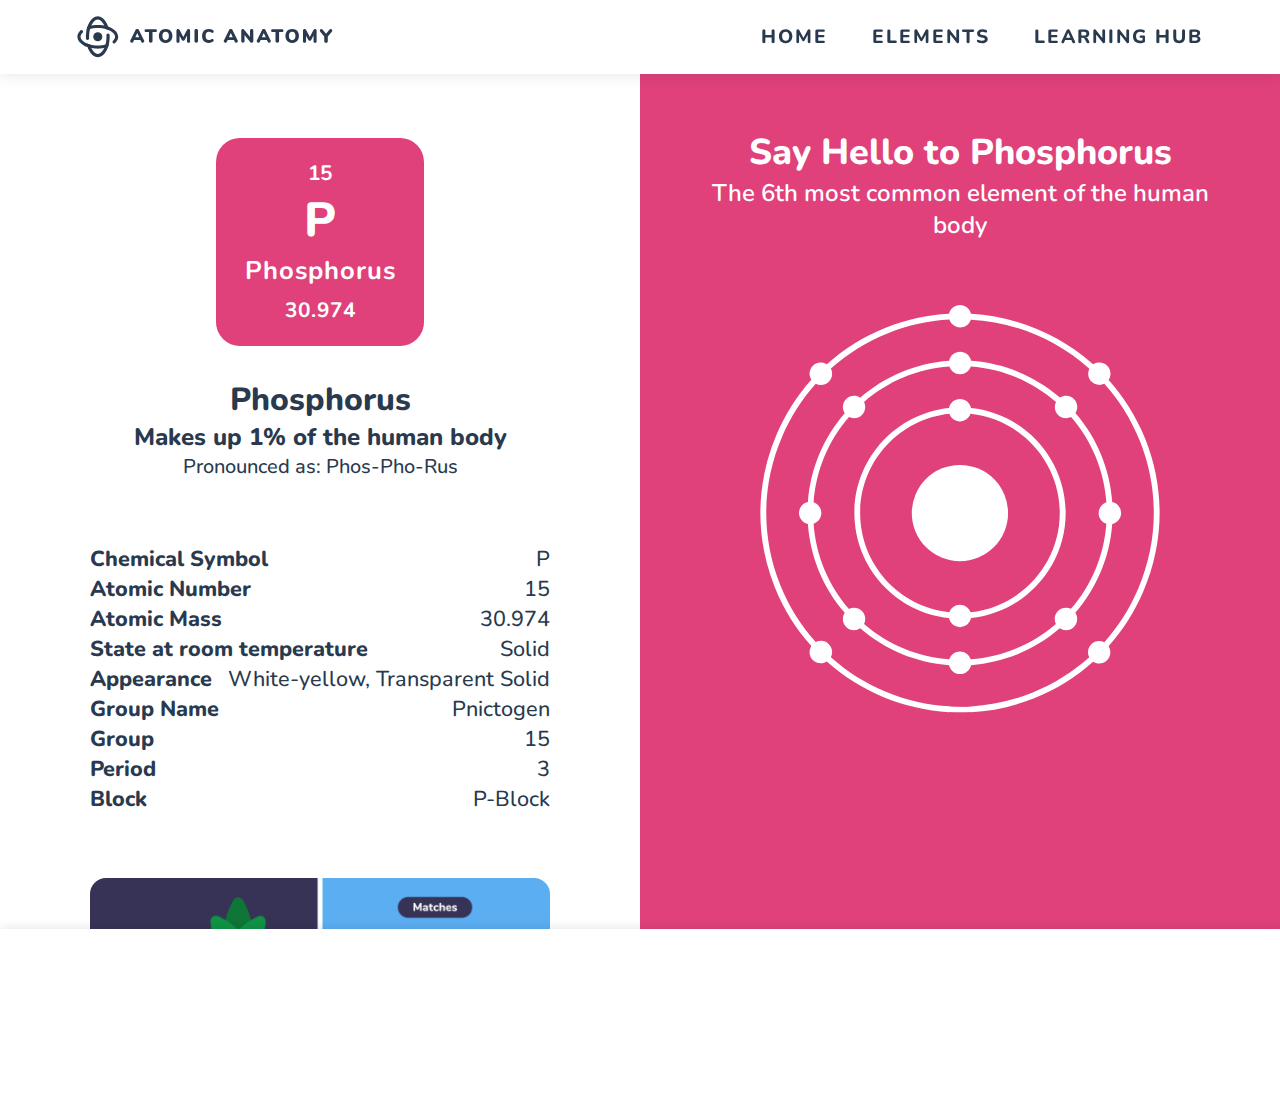
<file: phosphorus.html>
<!DOCTYPE html>
<html lang="en">
<head>

  <link rel="icon" href="favicon.ico" type="image/x-icon" />
<link rel="shortcut icon" href="images/favicon.jpg" type="image/x-icon" />
	<!-- Character Set utf-8 -->
    <meta charset="utf-8">
	<!-- Intial-Scale 1.0 -->
    <meta name="viewport" content="width=device-width, intial-scale=1.0">

    <title>Atomic Anatomy</title>

    <!-- Font Link -->
    <link href="https://fonts.googleapis.com/css?family=Nunito:400,600,700,800" rel="stylesheet">
    <!-- CSS Link -->
    <link rel="stylesheet" href="stylesheet.css"/>
    <link rel="stylesheet" href="css3-animate-it-master/css/animations.css" text="css">

</head>

<body>

  <header>

          <div class="navbar">

              <nav class="navcontent">
    <a href="index.html">
                <svg version="1.1" id="Layer_1" xmlns="http://www.w3.org/2000/svg" xmlns:xlink="http://www.w3.org/1999/xlink" x="0px" y="0px"
                   viewBox="0 0 1485 241" style="enable-background:new 0 0 1485 241;" xml:space="preserve" class="navlogo pinkfy">
                <style type="text/css">
                  .nav-brandmark{fill:#2A3A4E;}
                </style>
                <g>
                  <path class="nav-brandmark pinkfy" d="M390.143,146.558c0,2.45-0.984,4.529-2.95,6.236c-1.969,1.709-4.215,2.562-6.737,2.562
                    c-1.709,0-3.269-0.445-4.678-1.336c-1.411-0.892-2.524-2.228-3.341-4.009l-5.011-11.248h-36.081l-5.123,11.248
                    c-0.817,1.781-1.948,3.117-3.396,4.009c-1.447,0.891-3.025,1.336-4.732,1.336c-2.524,0-4.808-0.853-6.849-2.562
                    c-2.043-1.707-3.063-3.786-3.063-6.236c0-1.336,0.334-2.709,1.002-4.12l29.399-60.357c0.964-2.004,2.395-3.544,4.287-4.621
                    c1.894-1.075,3.99-1.614,6.292-1.614c2.228,0,4.305,0.539,6.236,1.614c1.93,1.077,3.378,2.617,4.343,4.621l29.399,60.357
                    C389.809,143.849,390.143,145.222,390.143,146.558z M338.249,123.396h22.272l-11.137-24.834L338.249,123.396z"/>
                  <path class="nav-brandmark pinkfy" d="M420.153,152.85c-1.893-1.818-2.839-4.249-2.839-7.294v-52.45h-15.702c-3.268,0-5.698-0.686-7.294-2.061
                    c-1.598-1.373-2.395-3.47-2.395-6.292c0-2.82,0.797-4.899,2.395-6.236c1.596-1.336,4.026-2.004,7.294-2.004h52.116
                    c3.267,0,5.697,0.668,7.295,2.004c1.595,1.337,2.394,3.416,2.394,6.236c0,2.822-0.799,4.919-2.394,6.292
                    c-1.598,1.375-4.028,2.061-7.295,2.061h-15.701v52.45c0,3.045-0.947,5.476-2.84,7.294c-1.894,1.82-4.398,2.729-7.517,2.729
                    S422.047,154.67,420.153,152.85z"/>
                  <path class="nav-brandmark pinkfy" d="M493.206,151.068c-5.902-3.303-10.45-7.979-13.642-14.031c-3.192-6.051-4.788-13.158-4.788-21.326
                    c0-8.165,1.596-15.273,4.788-21.325c3.191-6.05,7.739-10.708,13.642-13.976c5.902-3.266,12.862-4.9,20.88-4.9
                    c8.019,0,14.979,1.635,20.881,4.9c5.901,3.268,10.43,7.926,13.586,13.976c3.154,6.052,4.732,13.16,4.732,21.325
                    c0,8.168-1.598,15.275-4.788,21.326c-3.193,6.052-7.74,10.729-13.642,14.031c-5.902,3.304-12.826,4.955-20.77,4.955
                    C506.068,156.023,499.108,154.372,493.206,151.068z M528.007,134.03c3.341-4.193,5.011-10.301,5.011-18.319
                    c0-8.018-1.689-14.104-5.066-18.263c-3.38-4.157-8.001-6.236-13.865-6.236c-5.94,0-10.579,2.061-13.92,6.181
                    s-5.011,10.228-5.011,18.318c0,8.093,1.67,14.218,5.011,18.375c3.341,4.158,7.979,6.236,13.92,6.236
                    C520.025,140.322,524.666,138.226,528.007,134.03z"/>
                  <path class="nav-brandmark pinkfy" d="M653.175,78.739c1.781,1.857,2.672,4.271,2.672,7.239v60.579c0,2.823-0.817,5.05-2.449,6.682
                    c-1.634,1.635-3.786,2.45-6.459,2.45c-2.6,0-4.733-0.815-6.403-2.45c-1.671-1.632-2.506-3.858-2.506-6.682v-32.739l-12.695,23.386
                    c-1.263,2.377-2.6,4.064-4.009,5.066c-1.411,1.003-3.081,1.504-5.011,1.504c-1.932,0-3.603-0.501-5.012-1.504
                    c-1.411-1.002-2.747-2.689-4.009-5.066l-12.584-22.718v32.071c0,2.748-0.835,4.956-2.506,6.626
                    c-1.67,1.671-3.842,2.506-6.514,2.506c-2.6,0-4.733-0.815-6.403-2.45c-1.671-1.632-2.506-3.858-2.506-6.682V85.979
                    c0-2.969,0.908-5.382,2.729-7.239c1.818-1.854,4.138-2.783,6.96-2.783c2.004,0,3.822,0.575,5.456,1.726
                    c1.633,1.152,3.007,2.804,4.121,4.956l20.49,38.53l20.379-38.53c2.3-4.455,5.418-6.682,9.354-6.682
                    C649.091,75.956,651.393,76.885,653.175,78.739z"/>
                  <path class="nav-brandmark pinkfy" d="M684.188,152.961c-1.82-1.818-2.729-4.287-2.729-7.405V85.979c0-3.044,0.908-5.475,2.729-7.295
                    c1.818-1.818,4.287-2.728,7.405-2.728c3.191,0,5.716,0.909,7.573,2.728c1.854,1.82,2.783,4.251,2.783,7.295v59.577
                    c0,3.118-0.929,5.587-2.783,7.405c-1.857,1.82-4.382,2.729-7.573,2.729C688.475,155.689,686.006,154.781,684.188,152.961z"/>
                  <path class="nav-brandmark pinkfy" d="M743.877,151.124c-5.902-3.267-10.468-7.943-13.697-14.031c-3.229-6.087-4.844-13.214-4.844-21.382
                    c0-8.091,1.614-15.182,4.844-21.27c3.229-6.087,7.795-10.764,13.697-14.031c5.902-3.266,12.787-4.9,20.657-4.9
                    c9.428,0,17.706,2.488,24.833,7.462c1.262,0.891,2.172,1.856,2.729,2.896c0.557,1.04,0.836,2.376,0.836,4.009
                    c0,2.302-0.651,4.251-1.949,5.846c-1.3,1.598-2.878,2.395-4.732,2.395c-1.114,0-2.116-0.167-3.007-0.501
                    c-0.892-0.334-1.932-0.872-3.118-1.614c-2.6-1.56-5.05-2.673-7.35-3.341c-2.303-0.669-4.678-1.003-7.128-1.003
                    c-6.608,0-11.525,1.987-14.755,5.958c-3.229,3.973-4.844,10.005-4.844,18.096c0,8.168,1.614,14.237,4.844,18.208
                    c3.229,3.973,8.146,5.958,14.755,5.958c2.228,0,4.38-0.352,6.459-1.059c2.078-0.704,4.751-1.799,8.019-3.285
                    c1.559-0.815,2.709-1.373,3.452-1.67c0.741-0.296,1.632-0.445,2.673-0.445c1.854,0,3.433,0.798,4.732,2.394
                    c1.298,1.598,1.949,3.547,1.949,5.847c0,1.56-0.279,2.878-0.836,3.953c-0.557,1.077-1.467,2.061-2.729,2.951
                    c-7.127,4.975-15.405,7.461-24.833,7.461C756.664,156.023,749.779,154.392,743.877,151.124z"/>
                  <path class="nav-brandmark pinkfy" d="M933.133,146.558c0,2.45-0.985,4.529-2.951,6.236c-1.968,1.709-4.215,2.562-6.737,2.562
                    c-1.709,0-3.268-0.445-4.678-1.336c-1.411-0.892-2.524-2.228-3.341-4.009l-5.011-11.248h-36.081l-5.122,11.248
                    c-0.818,1.781-1.949,3.117-3.396,4.009c-1.448,0.891-3.026,1.336-4.733,1.336c-2.524,0-4.808-0.853-6.849-2.562
                    c-2.042-1.707-3.063-3.786-3.063-6.236c0-1.336,0.334-2.709,1.003-4.12l29.398-60.357c0.965-2.004,2.395-3.544,4.288-4.621
                    c1.893-1.075,3.989-1.614,6.292-1.614c2.227,0,4.305,0.539,6.235,1.614c1.93,1.077,3.378,2.617,4.344,4.621l29.398,60.357
                    C932.799,143.849,933.133,145.222,933.133,146.558z M881.238,123.396h22.272l-11.136-24.834L881.238,123.396z"/>
                  <path class="nav-brandmark pinkfy" d="M1020.159,78.739c1.818,1.857,2.729,4.271,2.729,7.239v59.577c0,3.045-0.891,5.495-2.673,7.35
                    c-1.781,1.857-4.084,2.784-6.904,2.784c-3.341,0-5.865-1.113-7.572-3.341l-33.854-42.205v35.412c0,3.045-0.854,5.495-2.562,7.35
                    c-1.709,1.857-4.009,2.784-6.904,2.784c-2.822,0-5.123-0.927-6.904-2.784c-1.782-1.854-2.673-4.305-2.673-7.35V85.979
                    c0-2.969,0.891-5.382,2.673-7.239c1.781-1.854,4.082-2.783,6.904-2.783c3.191,0,5.68,1.113,7.461,3.341l33.854,42.094V85.979
                    c0-3.044,0.872-5.475,2.617-7.295c1.743-1.818,4.026-2.728,6.849-2.728C1016.02,75.956,1018.339,76.885,1020.159,78.739z"/>
                  <path class="nav-brandmark pinkfy" d="M1124.447,146.558c0,2.45-0.985,4.529-2.951,6.236c-1.968,1.709-4.215,2.562-6.737,2.562
                    c-1.709,0-3.268-0.445-4.678-1.336c-1.411-0.892-2.524-2.228-3.341-4.009l-5.011-11.248h-36.081l-5.122,11.248
                    c-0.818,1.781-1.949,3.117-3.396,4.009c-1.448,0.891-3.026,1.336-4.733,1.336c-2.524,0-4.808-0.853-6.849-2.562
                    c-2.042-1.707-3.063-3.786-3.063-6.236c0-1.336,0.334-2.709,1.003-4.12l29.398-60.357c0.965-2.004,2.395-3.544,4.288-4.621
                    c1.893-1.075,3.989-1.614,6.292-1.614c2.227,0,4.305,0.539,6.235,1.614c1.93,1.077,3.378,2.617,4.344,4.621l29.398,60.357
                    C1124.113,143.849,1124.447,145.222,1124.447,146.558z M1072.553,123.396h22.272l-11.136-24.834L1072.553,123.396z"/>
                  <path class="nav-brandmark pinkfy" d="M1154.457,152.85c-1.893-1.818-2.84-4.249-2.84-7.294v-52.45h-15.701c-3.268,0-5.699-0.686-7.294-2.061
                    c-1.598-1.373-2.395-3.47-2.395-6.292c0-2.82,0.797-4.899,2.395-6.236c1.595-1.336,4.026-2.004,7.294-2.004h52.116
                    c3.267,0,5.697,0.668,7.294,2.004c1.596,1.337,2.395,3.416,2.395,6.236c0,2.822-0.799,4.919-2.395,6.292
                    c-1.597,1.375-4.027,2.061-7.294,2.061h-15.702v52.45c0,3.045-0.946,5.476-2.839,7.294c-1.894,1.82-4.399,2.729-7.518,2.729
                    C1158.856,155.578,1156.351,154.67,1154.457,152.85z"/>
                  <path class="nav-brandmark pinkfy" d="M1227.51,151.068c-5.902-3.303-10.45-7.979-13.642-14.031c-3.193-6.051-4.788-13.158-4.788-21.326
                    c0-8.165,1.595-15.273,4.788-21.325c3.191-6.05,7.739-10.708,13.642-13.976c5.902-3.266,12.862-4.9,20.88-4.9
                    c8.019,0,14.979,1.635,20.88,4.9c5.902,3.268,10.43,7.926,13.586,13.976c3.155,6.052,4.733,13.16,4.733,21.325
                    c0,8.168-1.598,15.275-4.789,21.326c-3.192,6.052-7.739,10.729-13.642,14.031c-5.901,3.304-12.825,4.955-20.769,4.955
                    C1240.372,156.023,1233.412,154.372,1227.51,151.068z M1262.31,134.03c3.341-4.193,5.012-10.301,5.012-18.319
                    c0-8.018-1.689-14.104-5.067-18.263c-3.379-4.157-8-6.236-13.864-6.236c-5.94,0-10.579,2.061-13.92,6.181
                    s-5.011,10.228-5.011,18.318c0,8.093,1.67,14.218,5.011,18.375c3.341,4.158,7.979,6.236,13.92,6.236
                    C1254.328,140.322,1258.969,138.226,1262.31,134.03z"/>
                  <path class="nav-brandmark pinkfy" d="M1387.479,78.739c1.781,1.857,2.673,4.271,2.673,7.239v60.579c0,2.823-0.818,5.05-2.45,6.682
                    c-1.634,1.635-3.786,2.45-6.459,2.45c-2.6,0-4.732-0.815-6.403-2.45c-1.67-1.632-2.506-3.858-2.506-6.682v-32.739l-12.694,23.386
                    c-1.264,2.377-2.6,4.064-4.01,5.066c-1.411,1.003-3.081,1.504-5.011,1.504c-1.932,0-3.602-0.501-5.012-1.504
                    c-1.411-1.002-2.747-2.689-4.009-5.066l-12.584-22.718v32.071c0,2.748-0.835,4.956-2.505,6.626
                    c-1.671,1.671-3.842,2.506-6.515,2.506c-2.6,0-4.733-0.815-6.403-2.45c-1.671-1.632-2.506-3.858-2.506-6.682V85.979
                    c0-2.969,0.908-5.382,2.729-7.239c1.818-1.854,4.138-2.783,6.96-2.783c2.005,0,3.823,0.575,5.457,1.726
                    c1.632,1.152,3.007,2.804,4.12,4.956l20.49,38.53l20.379-38.53c2.3-4.455,5.418-6.682,9.354-6.682
                    C1383.395,75.956,1385.696,76.885,1387.479,78.739z"/>
                  <path class="nav-brandmark pinkfy" d="M1471.332,75.845c2.449,0,4.657,0.946,6.626,2.839c1.966,1.894,2.95,4.065,2.95,6.515
                    c0,2.154-0.817,4.195-2.449,6.125l-23.386,27.061v27.172c0,3.268-0.947,5.773-2.84,7.517c-1.894,1.746-4.326,2.617-7.294,2.617
                    c-3.045,0-5.531-0.871-7.461-2.617c-1.932-1.743-2.896-4.249-2.896-7.517v-27.172l-23.163-27.061
                    c-1.709-1.93-2.562-4.009-2.562-6.236c0-2.449,0.964-4.602,2.896-6.459c1.93-1.854,4.12-2.783,6.57-2.783
                    c2.598,0,4.861,1.113,6.793,3.341l19.711,23.385l19.711-23.385C1466.469,76.958,1468.732,75.845,1471.332,75.845z"/>
                </g>
                <g>
                  <g>
                    <path class="nav-brandmark pinkfy" d="M179.946,60.899c-2.702-7.972-5.934-15.353-9.603-22.001C157.779,16.171,140.026,2,120.345,2
                      c-19.68,0-37.434,14.171-49.998,36.898c-3.669,6.648-6.901,14.029-9.603,22.001c-2.364,6.956-4.321,14.368-5.823,22.136
                      c-1.41,7.245-2.413,14.805-2.979,22.598c-0.357,4.869-0.542,9.831-0.542,14.866c0,3.269,0.078,6.503,0.23,9.703
                      c0.155,3.247,2.047,6.155,4.936,7.647c0.069,0.036,0.139,0.072,0.209,0.108c6.268,3.228,13.649-1.551,13.307-8.593
                      c-0.143-2.94-0.215-5.898-0.215-8.865c0-8.218,0.554-16.356,1.625-24.248c0.954-7.085,2.321-13.974,4.081-20.524
                      c1.964-7.356,4.414-14.3,7.307-20.653c1.447-3.183,3.004-6.217,4.672-9.08c2.536-4.364,5.257-8.224,8.107-11.542
                      c7.719-9.012,16.35-13.986,24.685-13.986s16.965,4.974,24.685,13.986c2.85,3.318,5.571,7.178,8.107,11.542
                      c1.668,2.862,3.226,5.897,4.672,9.08c2.893,6.353,5.343,13.297,7.307,20.653c7.356,1.964,14.3,4.414,20.653,7.307
                      C184.268,75.267,182.31,67.855,179.946,60.899z M184.126,103.145c-0.069-0.036-0.139-0.072-0.209-0.108
                      c-6.269-3.229-13.651,1.551-13.309,8.594c0.143,2.941,0.215,5.9,0.215,8.869c0,8.212-0.554,16.356-1.625,24.242
                      c-0.954,7.092-2.321,13.974-4.081,20.53c-1.964,7.356-4.414,14.3-7.307,20.653c-1.447,3.183-3.004,6.217-4.672,9.08
                      c-2.536,4.352-5.251,8.212-8.095,11.524c-7.726,9.024-16.356,14.005-24.697,14.005s-16.972-4.98-24.697-14.005
                      c-2.844-3.312-5.559-7.172-8.095-11.524c-1.668-2.862-3.226-5.897-4.672-9.08c-2.893-6.353-5.343-13.297-7.307-20.653
                      c-7.356-1.964-14.3-4.414-20.653-7.307c1.502,7.769,3.46,15.18,5.823,22.136c2.702,7.966,5.928,15.34,9.597,21.989
                      C82.906,224.823,100.659,239,120.345,239s37.44-14.177,50.004-36.91c3.669-6.648,6.895-14.023,9.597-21.989
                      c2.364-6.956,4.321-14.368,5.823-22.136c1.41-7.252,2.419-14.811,2.979-22.604c0.357-4.869,0.542-9.825,0.542-14.86
                      c0-3.242-0.077-6.453-0.226-9.628C188.91,107.596,187.04,104.649,184.126,103.145z"/>
                  </g>
                  <g>
                    <path class="nav-brandmark pinkfy" d="M165.117,165.271c-6.55,1.761-13.438,3.127-20.524,4.081c-7.892,1.071-16.03,1.625-24.248,1.625
                      s-16.356-0.554-24.248-1.625c-7.085-0.954-13.974-2.321-20.524-4.081c-7.356-1.964-14.3-4.414-20.653-7.307
                      c-3.183-1.447-6.217-3.004-9.08-4.672c-4.358-2.536-8.218-5.251-11.53-8.101c-9.024-7.719-13.998-16.35-13.998-24.691
                      c0-7.591,4.126-15.428,11.676-22.602c1.496-1.422,2.449-3.329,2.71-5.376c0.011-0.086,0.022-0.173,0.033-0.259
                      c1.109-8.596-9.135-13.765-15.427-7.805C8.232,94.946,1.845,107.291,1.845,120.5c0,19.68,14.177,37.44,36.904,50.004
                      c6.648,3.669,14.023,6.895,21.995,9.597c6.956,2.364,14.368,4.321,22.136,5.823c7.252,1.41,14.811,2.419,22.604,2.979
                      c4.869,0.357,9.825,0.542,14.86,0.542s9.991-0.185,14.86-0.542c7.793-0.56,15.353-1.57,22.604-2.979
                      c7.769-1.502,15.18-3.46,22.136-5.823c2.364-6.956,4.321-14.368,5.823-22.136C179.417,160.858,172.473,163.308,165.117,165.271z
                       M201.941,70.496c-6.648-3.669-14.023-6.895-21.995-9.597c-6.956-2.364-14.368-4.321-22.136-5.823
                      c-7.245-1.41-14.805-2.413-22.598-2.979c-4.869-0.357-9.831-0.542-14.866-0.542s-9.997,0.185-14.866,0.542
                      c-7.793,0.566-15.353,1.57-22.598,2.979c-7.769,1.502-15.18,3.46-22.136,5.823c-2.364,6.956-4.321,14.368-5.823,22.136
                      c6.353-2.893,13.297-5.343,20.653-7.307c6.55-1.761,13.438-3.127,20.524-4.081c7.892-1.071,16.03-1.625,24.248-1.625
                      s16.356,0.554,24.248,1.625c7.085,0.954,13.974,2.321,20.524,4.081c7.356,1.964,14.3,4.414,20.653,7.307
                      c3.183,1.447,6.217,3.004,9.08,4.672c4.358,2.536,8.218,5.251,11.53,8.095c9.024,7.726,13.998,16.356,13.998,24.697
                      c0,7.597-4.126,15.434-11.68,22.609c-1.497,1.422-2.451,3.33-2.712,5.378c-0.011,0.086-0.022,0.173-0.033,0.259
                      c-1.109,8.595,9.134,13.763,15.426,7.804c11.077-10.49,17.467-22.837,17.467-36.049C238.845,100.82,224.669,83.06,201.941,70.496z
                      "/>
                  </g>
                  <g>
                    <circle class="nav-brandmark pinkfy" cx="120.344" cy="120.497" r="26.398"/>
                  </g>
                </g>
                </svg>

</a>
                <ul class="phosphorus-nav">
                    <li class="hometag nav-element pinkfy" class="Smoothscroll"><a href="index.html" alt="link back to home page">Home</a></li>
                    <li class="elementtag nav-element pinkfy" class="Smoothscroll"><a href="element-select.html" alt="link to element selection screen">Elements</a></li>
                    <li class="learntag nav-element last-tag pinkfy" class="Smoothscroll"><a href="learning-hub.html" alt="link to learning hub">Learning Hub</a></li>

                </ul>

              </nav>

                  <div class="nav-change">

                          <div class="hamburgericon">


                          </div>

                  </div>

          </div>

      </header>

<div class="element-page-container">

<div class="element-container">

<div class="left-side-container">

<div class="left-side-content">

  <svg version="1.1" id="Layer_1" xmlns="http://www.w3.org/2000/svg" xmlns:xlink="http://www.w3.org/1999/xlink" x="0px" y="0px"
  	 viewBox="0 0 700 700" style="enable-background:new 0 0 700 700;" xml:space="preserve" class="atom-small content-load-2">
  <style type="text/css">
  	.passt0{fill:#E0417A;}
  	.passt1{fill:#ffffff;}
  </style>
  <g>
  	<path class="passt0" d="M572,333.9c-3.4-48-22.1-93.1-53.7-129.6c4.2-6.4,3.4-15-2.1-20.5c-5.6-5.6-14.2-6.3-20.5-2.1
  		c-36.4-31.6-81.5-50.3-129.5-53.7c-1.6-7.4-8.1-13-16-13c-7.9,0-14.5,5.6-16,13c-49.3,3.5-94.3,23.2-129.6,53.8
  		c-6.4-4.2-15-3.5-20.6,2.1c-5.6,5.6-6.3,14.2-2.1,20.6c-30.5,35.3-50.2,80.2-53.7,129.5c-7.4,1.6-13,8.1-13,16
  		c0,7.9,5.6,14.4,13,16c3.4,48,22.1,93.1,53.7,129.5c-4.2,6.4-3.5,15,2.1,20.6c5.6,5.6,14.2,6.3,20.6,2.1
  		c36.4,31.6,81.5,50.3,129.5,53.7c1.6,7.4,8.1,13,16,13c7.9,0,14.5-5.6,16-13c49.3-3.5,94.2-23.2,129.4-53.7
  		c6.4,4.2,15,3.5,20.6-2.1c5.6-5.6,6.3-14.2,2.1-20.6c30.5-35.3,50.2-80.2,53.8-129.5c7.4-1.6,13-8.1,13-16
  		C584.9,342.1,579.4,335.5,572,333.9z M563.4,365.5c-3.3,46.1-21.3,89.3-51.6,124.3c-6.1-3.1-13.8-2-18.9,3.1
  		c-5.1,5.1-6.1,12.7-3.1,18.9c-35,30.3-78.2,48.2-124.2,51.6c-2.2-6.5-8.3-11.3-15.6-11.3c-7.3,0-13.4,4.7-15.6,11.3
  		c-46.1-3.3-89.3-21.2-124.3-51.5c3.1-6.1,2-13.8-3.1-18.9c-5.1-5.1-12.8-6.1-18.9-3.1c-30.3-35-48.3-78.2-51.6-124.3
  		c6.5-2.2,11.3-8.3,11.3-15.6c0-7.3-4.7-13.4-11.3-15.6c3.3-46.1,21.2-89.3,51.6-124.3c6.1,3,13.8,2,18.9-3.1
  		c5.1-5.1,6.1-12.8,3.1-18.9c35-30.4,78.3-48.3,124.4-51.6c2.2,6.5,8.3,11.3,15.6,11.3c7.3,0,13.4-4.7,15.6-11.3
  		c46.1,3.3,89.3,21.3,124.3,51.6c-3.1,6.1-2.1,13.8,3.1,18.9c5.1,5.1,12.8,6.1,18.9,3.1c30.3,35,48.2,78.2,51.5,124.3
  		c-6.5,2.2-11.3,8.3-11.3,15.6C552.1,357.2,556.9,363.3,563.4,365.5z"/>
  	<circle class="passt0" cx="349.9" cy="350.1" r="70.2"/>
  	<g>
  		<path class="passt1" d="M350,620.6c-7.3,0-13.4,4.8-15.6,11.3c10.3,0.6,20.7,0.6,31.2,0.1C363.5,625.4,357.3,620.6,350,620.6z"/>
  		<path class="passt1" d="M334,640.5c1.6,7.4,8.2,12.9,16,12.9c7.8,0,14.4-5.5,16-12.8C355.3,641.1,344.6,641.1,334,640.5z"/>
  		<path class="passt0" d="M620.1,241.7L620.1,241.7c-13-32.4-31.2-61.2-53.3-85.8c4.2-6.4,3.5-15-2.1-20.6c-5.6-5.6-14.3-6.3-20.7-2.1
  			c-49.2-43.9-112.2-70-178-73.7c-1.6-7.4-8.2-12.9-16-12.9c-7.8,0-14.4,5.5-16,12.8c-30.9,1.7-62.1,8.3-92.4,20.5
  			c-32,12.8-60.9,30.9-85.8,53.2c-6.3-4-14.9-3.3-20.4,2.2c-5.5,5.5-6.3,14.1-2.2,20.4c-20.9,23.4-38,50.2-50.7,79.9
  			C51.9,307.2,51,386.2,79.9,458.3c13,32.4,31.2,61.2,53.3,85.8c-4,6.3-3.3,14.8,2.2,20.4c5.5,5.5,14.1,6.3,20.4,2.2
  			c49.2,43.9,112.2,70.1,178.1,73.8c10.6,0.6,21.3,0.6,32,0.1c30.9-1.7,62-8.4,92.3-20.5c32-12.8,61-30.9,85.9-53.3
  			c6.3,4,14.9,3.3,20.4-2.2c5.5-5.5,6.3-14.1,2.2-20.4c20.8-23.3,38-50.2,50.6-79.8C648.1,392.8,649,313.7,620.1,241.7z
  			 M560.5,538.4c-6.2-3.1-13.9-2.2-19,3c-5.2,5.2-6.2,12.9-3,19.1c-24.2,21.7-52.3,39.2-83.3,51.7c-29.4,11.8-59.6,18.3-89.5,19.9
  			c-10.4,0.6-20.8,0.5-31.2-0.1c-63.9-3.6-125.1-29-172.8-71.6c3.2-6.2,2.2-13.9-3-19.1c-5.2-5.2-12.9-6.2-19.1-3
  			c-21.4-23.9-39.1-51.8-51.7-83.2c-28.1-70-27.2-146.7,2.5-216.1c12.3-28.8,28.9-54.9,49.2-77.5c6.2,3.2,13.9,2.2,19.1-3
  			c5.2-5.2,6.2-12.9,3-19.1c24.2-21.6,52.2-39.1,83.3-51.6c29.4-11.8,59.6-18.3,89.6-19.9c2.1,6.6,8.3,11.4,15.6,11.4
  			c7.3,0,13.5-4.8,15.6-11.3c64,3.6,125.1,29,172.8,71.6c-3,6.1-2,13.7,3.1,18.8c5.1,5.1,12.7,6.1,18.8,3.1
  			c21.4,23.9,39.1,51.8,51.7,83.3l0,0c28.1,69.9,27.2,146.7-2.5,216.1C597.4,489.7,580.7,515.7,560.5,538.4z"/>
  	</g>
  	<path class="passt0" d="M504.1,350.1c0-79.5-60.6-145.2-138-153.2c-1.5-7.5-8.1-13.2-16.1-13.2c-8,0-14.6,5.7-16.1,13.2
  		c-77.4,8.1-137.9,73.7-137.9,153.2c0,79.5,60.5,145.1,137.9,153.2c1.5,7.5,8.1,13.2,16.1,13.2c8,0,14.6-5.7,16.1-13.2
  		C443.5,495.3,504.1,429.7,504.1,350.1z M365.4,494.8c-2.2-6.4-8.3-11-15.5-11c-7.2,0-13.2,4.6-15.5,11c-73-7.8-130-69.7-130-144.7
  		c0-75,57-136.9,130-144.7c2.2,6.4,8.3,11,15.5,11c7.2,0,13.2-4.6,15.5-11c73,7.7,130.1,69.7,130.1,144.7
  		C495.5,425.1,438.4,487.1,365.4,494.8z"/>
  </g>
  </svg>

  <div class="element-page select-phosphorus select-box-page content-load-2">
      <p class="element-select-atomic-number">15</p>
      <h1 class="element-select-chemical-symbol">P</h1>
      <h2 class="element-select-element-name">Phosphorus</h2>
      <p class="element-select-atomic-mass">30.974</p>
  </div>

  <div class="element-page-top-info content-load-2">
    <h1 class="element-page-title">Phosphorus</h1>
    <h2 class="element-page-precent">Makes up 1% of the human body</h2>
    <h2 class="element-pronounce">Pronounced as: Phos-Pho-Rus</h2>
  </div>

<div class="element-page-gen-info content-load-2">
<h2 class="gen-info-item">Chemical Symbol <span class="gen-info-item-span">P</span></h2>
<h2 class="gen-info-item">Atomic Number <span class="gen-info-item-span">15</span></h2>
<h2 class="gen-info-item">Atomic Mass <span class="gen-info-item-span">30.974</span></h2>
<h2 class="gen-info-item">State at room temperature <span class="gen-info-item-span">Solid</span></h2>
<h2 class="gen-info-item">Appearance<span class="gen-info-item-span">White-yellow, Transparent Solid</span></h2>
<h2 class="gen-info-item">Group Name <span class="gen-info-item-span">Pnictogen</span></h2>
<h2 class="gen-info-item">Group <span class="gen-info-item-span">15</span></h2>
<h2 class="gen-info-item">Period <span class="gen-info-item-span">3</span></h2>
<h2 class="gen-info-item">Block <span class="gen-info-item-span">P-Block</span></h2>
</div>

<div class="element-page-para-info content-load-7">

<div class="element-page-para-photo">
<img src="images/phosphorus-intro-diagram.jpg" alt="Phosphorus is found in matches and fertilizer" />
</div>

<div class="element-page-para-text">
<h2 class="element-para-title">About Phosphorus</h2>
<p class="element-para">
Meet Phosphorus the 15th element of the periodic table. Phosphorus is a highly reactive non-metal, it even needs to be stored underwater because contact with air makes the element burst into flames! Uses for phosphorus include making matches and matchbox striker strips as well as fertilizers to help our crops grow larger.
</p>
</div>

<div class="element-page-para-photo">
<img src="images/phosphorus-body-diagram.jpg" alt="Phosphorus helps make our bones and DNA" />
</div>

<div class="element-page-para-text">
<h2 class="element-para-title">Phosphorus in the body</h2>
<p class="element-para">With 1% of the human body being made of Phosphorus, it is obvious that phosphorus plays a vital role in the body. Phosphorus can be found all throughout the body but the majority can be found inside your bones alongside calcium and as one of the major elements used to form DNA.</p>
</div>

</div>

<div class="element-page-facts content-load-7">

<h2 class="fact-title">Fun Facts</h2>

<div class="element-page-fact-1">

  <div class="element-page-fact-photo">
  <img src="images/phosphorus-ff-1.svg" alt="Fun Fact 1" />
  </div>

  <div class="element-page-fact-text">
  <p class="element-fact-para">The name Phosphorus comes from the greek word “phosphoros” meaning “bringer
of light”, it likely got this name because  it easily to burst into flames.</p>
  </div>

</div>

<div class="element-page-fact-2">

  <div class="element-page-fact-photo">
  <img src="images/phosphorus-ff-2.svg" alt="Fun Fact 2" />
  </div>

  <div class="element-page-fact-text">
  <p class="element-fact-para">Phosphorus was often referred to as the “Devil’s Element” because of how easily it
burst into flames and because it was the 13th known element.</p>
  </div>

</div>

<div class="element-page-fact-1">

  <div class="element-page-fact-photo">
  <img src="images/phosphorus-ff-3.svg" alt="Fun Fact 3" />
  </div>

  <div class="element-page-fact-text">
  <p class="element-fact-para">Phosphorus was discovered in 1669 by Henry Brand when he found the element, making it the first element to have a known discoverer.</p>
  </div>

</div>

<div class="element-page-fact-2 last-fact">

  <div class="element-page-fact-photo">
  <img src="images/phosphorus-ff-4.svg" alt="Fun Fact 4" />
  </div>

  <div class="element-page-fact-text">
  <p class="element-fact-para">The most common use of Phosphorus is in fertilizer, helping us grow our crops and your food. Phosphorus is a vital nutrient for all living things.</p>
  </div>

</div>

</div>


</div>

</div>

<div class="right-side-container">

<h1 class="right-side-hello content-load-6">Say Hello to Phosphorus</h1>
<h1 class="right-side-subtitle content-load-6">The 6th most common element of the human body </h1>

  <svg version="1.1" id="Layer_1" xmlns="http://www.w3.org/2000/svg" xmlns:xlink="http://www.w3.org/1999/xlink" x="0px" y="0px"
  	 viewBox="0 0 700 700" style="enable-background:new 0 0 700 700;" xml:space="preserve" class="atom-model content-load-6">
  <style type="text/css">
  	.past0{fill:#FFFFFF;}
  	.past1{fill:#E0417A;}
  </style>
  <g>

    <circle class="past0" cx="349.9" cy="350.1" r="70.2"/>

  	<path class="past0 p-atom-middle-ring" d="M572,333.9c-3.4-48-22.1-93.1-53.7-129.6c4.2-6.4,3.4-15-2.1-20.5c-5.6-5.6-14.2-6.3-20.5-2.1
  		c-36.4-31.6-81.5-50.3-129.5-53.7c-1.6-7.4-8.1-13-16-13c-7.9,0-14.5,5.6-16,13c-49.3,3.5-94.3,23.2-129.6,53.8
  		c-6.4-4.2-15-3.5-20.6,2.1c-5.6,5.6-6.3,14.2-2.1,20.6c-30.5,35.3-50.2,80.2-53.7,129.5c-7.4,1.6-13,8.1-13,16
  		c0,7.9,5.6,14.4,13,16c3.4,48,22.1,93.1,53.7,129.5c-4.2,6.4-3.5,15,2.1,20.6c5.6,5.6,14.2,6.3,20.6,2.1
  		c36.4,31.6,81.5,50.3,129.5,53.7c1.6,7.4,8.1,13,16,13c7.9,0,14.5-5.6,16-13c49.3-3.5,94.2-23.2,129.4-53.7
  		c6.4,4.2,15,3.5,20.6-2.1c5.6-5.6,6.3-14.2,2.1-20.6c30.5-35.3,50.2-80.2,53.8-129.5c7.4-1.6,13-8.1,13-16
  		C584.9,342.1,579.4,335.5,572,333.9z M563.4,365.5c-3.3,46.1-21.3,89.3-51.6,124.3c-6.1-3.1-13.8-2-18.9,3.1
  		c-5.1,5.1-6.1,12.7-3.1,18.9c-35,30.3-78.2,48.2-124.2,51.6c-2.2-6.5-8.3-11.3-15.6-11.3c-7.3,0-13.4,4.7-15.6,11.3
  		c-46.1-3.3-89.3-21.2-124.3-51.5c3.1-6.1,2-13.8-3.1-18.9c-5.1-5.1-12.8-6.1-18.9-3.1c-30.3-35-48.3-78.2-51.6-124.3
  		c6.5-2.2,11.3-8.3,11.3-15.6c0-7.3-4.7-13.4-11.3-15.6c3.3-46.1,21.2-89.3,51.6-124.3c6.1,3,13.8,2,18.9-3.1
  		c5.1-5.1,6.1-12.8,3.1-18.9c35-30.4,78.3-48.3,124.4-51.6c2.2,6.5,8.3,11.3,15.6,11.3c7.3,0,13.4-4.7,15.6-11.3
  		c46.1,3.3,89.3,21.3,124.3,51.6c-3.1,6.1-2.1,13.8,3.1,18.9c5.1,5.1,12.8,6.1,18.9,3.1c30.3,35,48.2,78.2,51.5,124.3
  		c-6.5,2.2-11.3,8.3-11.3,15.6C552.1,357.2,556.9,363.3,563.4,365.5z"/>

  	<g class="p-atom-outer-ring">

      <path class="past0" d="M620.1,241.7L620.1,241.7c-13-32.4-31.2-61.2-53.3-85.8c4.2-6.4,3.5-15-2.1-20.6c-5.6-5.6-14.3-6.3-20.7-2.1
        c-49.2-43.9-112.2-70-178-73.7c-1.6-7.4-8.2-12.9-16-12.9c-7.8,0-14.4,5.5-16,12.8c-30.9,1.7-62.1,8.3-92.4,20.5
        c-32,12.8-60.9,30.9-85.8,53.2c-6.3-4-14.9-3.3-20.4,2.2c-5.5,5.5-6.3,14.1-2.2,20.4c-20.9,23.4-38,50.2-50.7,79.9
        C51.9,307.2,51,386.2,79.9,458.3c13,32.4,31.2,61.2,53.3,85.8c-4,6.3-3.3,14.8,2.2,20.4c5.5,5.5,14.1,6.3,20.4,2.2
        c49.2,43.9,112.2,70.1,178.1,73.8c10.6,0.6,21.3,0.6,32,0.1c30.9-1.7,62-8.4,92.3-20.5c32-12.8,61-30.9,85.9-53.3
        c6.3,4,14.9,3.3,20.4-2.2c5.5-5.5,6.3-14.1,2.2-20.4c20.8-23.3,38-50.2,50.6-79.8C648.1,392.8,649,313.7,620.1,241.7z
         M560.5,538.4c-6.2-3.1-13.9-2.2-19,3c-5.2,5.2-6.2,12.9-3,19.1c-24.2,21.7-52.3,39.2-83.3,51.7c-29.4,11.8-59.6,18.3-89.5,19.9
        c-10.4,0.6-20.8,0.5-31.2-0.1c-63.9-3.6-125.1-29-172.8-71.6c3.2-6.2,2.2-13.9-3-19.1c-5.2-5.2-12.9-6.2-19.1-3
        c-21.4-23.9-39.1-51.8-51.7-83.2c-28.1-70-27.2-146.7,2.5-216.1c12.3-28.8,28.9-54.9,49.2-77.5c6.2,3.2,13.9,2.2,19.1-3
        c5.2-5.2,6.2-12.9,3-19.1c24.2-21.6,52.2-39.1,83.3-51.6c29.4-11.8,59.6-18.3,89.6-19.9c2.1,6.6,8.3,11.4,15.6,11.4
        c7.3,0,13.5-4.8,15.6-11.3c64,3.6,125.1,29,172.8,71.6c-3,6.1-2,13.7,3.1,18.8c5.1,5.1,12.7,6.1,18.8,3.1
        c21.4,23.9,39.1,51.8,51.7,83.3l0,0c28.1,69.9,27.2,146.7-2.5,216.1C597.4,489.7,580.7,515.7,560.5,538.4z"/>
        <path class="past1" d="M350,620.6c-7.3,0-13.4,4.8-15.6,11.3c10.3,0.6,20.7,0.6,31.2,0.1C363.5,625.4,357.3,620.6,350,620.6z"/>
        <path class="past1" d="M334,640.5c1.6,7.4,8.2,12.9,16,12.9c7.8,0,14.4-5.5,16-12.8C355.3,641.1,344.6,641.1,334,640.5z"/>
  	</g>

  	<path class="past0 p-atom-inner-ring" d="M504.1,350.1c0-79.5-60.6-145.2-138-153.2c-1.5-7.5-8.1-13.2-16.1-13.2c-8,0-14.6,5.7-16.1,13.2
  		c-77.4,8.1-137.9,73.7-137.9,153.2c0,79.5,60.5,145.1,137.9,153.2c1.5,7.5,8.1,13.2,16.1,13.2c8,0,14.6-5.7,16.1-13.2
  		C443.5,495.3,504.1,429.7,504.1,350.1z M365.4,494.8c-2.2-6.4-8.3-11-15.5-11c-7.2,0-13.2,4.6-15.5,11c-73-7.8-130-69.7-130-144.7
  		c0-75,57-136.9,130-144.7c2.2,6.4,8.3,11,15.5,11c7.2,0,13.2-4.6,15.5-11c73,7.7,130.1,69.7,130.1,144.7
  		C495.5,425.1,438.4,487.1,365.4,494.8z"/>
  </g>
  </svg>

</div>

</div>

</div>

<div class="footer-phosphorus">

  <div class="mediasection animatedParent animateOnce" id="contact">

          <h1 class="mediatitle animated fadeInUpShort">The scientist behind the experiement</h1>

  <div class="mediarow animated fadeInUpShort">

      <a href="https://www.instagram.com/calumdixon_/" target="_blank" class="iconlink">
      <svg version="1.1" class="mediaicon pinkfy" id="Layer_2" xmlns="http://www.w3.org/2000/svg" xmlns:xlink="http://www.w3.org/1999/xlink" x="0px" y="0px"
  viewBox="0 0 400 400" style="enable-background:new 0 0 400 400;" xml:space="preserve">
  <style type="text/css">
  .st0{fill:#2A3A4E;}
  </style>
  <g>
  <path class="st0" d="M200,38.2c52.7,0,58.9,0.2,79.7,1.2c19.2,0.9,29.7,4.1,36.6,6.8c9.2,3.6,15.8,7.9,22.7,14.8
  c6.9,6.9,11.2,13.5,14.8,22.7c2.7,7,5.9,17.4,6.8,36.6c0.9,20.8,1.2,27,1.2,79.7s-0.2,58.9-1.2,79.7c-0.9,19.2-4.1,29.7-6.8,36.6
  c-3.6,9.2-7.9,15.8-14.8,22.7c-6.9,6.9-13.5,11.2-22.7,14.8c-7,2.7-17.4,5.9-36.6,6.8c-20.8,0.9-27,1.2-79.7,1.2
  s-58.9-0.2-79.7-1.2c-19.2-0.9-29.7-4.1-36.6-6.8c-9.2-3.6-15.8-7.9-22.7-14.8c-6.9-6.9-11.2-13.5-14.8-22.7
  c-2.7-7-5.9-17.4-6.8-36.6c-0.9-20.8-1.2-27-1.2-79.7s0.2-58.9,1.2-79.7c0.9-19.2,4.1-29.7,6.8-36.6c3.6-9.2,7.9-15.8,14.8-22.7
  c6.9-6.9,13.5-11.2,22.7-14.8c7-2.7,17.4-5.9,36.6-6.8C141.1,38.4,147.3,38.2,200,38.2 M200,2.7c-53.6,0-60.3,0.2-81.4,1.2
  c-21,1-35.3,4.3-47.9,9.2c-13,5-24,11.8-35,22.8c-11,11-17.7,22-22.8,35c-4.9,12.6-8.2,26.9-9.2,47.9c-1,21-1.2,27.8-1.2,81.4
  c0,53.6,0.2,60.3,1.2,81.4c1,21,4.3,35.3,9.2,47.9c5,13,11.8,24,22.8,35c11,11,22,17.7,35,22.8c12.6,4.9,26.9,8.2,47.9,9.2
  c21,1,27.8,1.2,81.4,1.2s60.3-0.2,81.4-1.2c21-1,35.3-4.3,47.9-9.2c13-5,24-11.8,35-22.8c11-11,17.7-22,22.8-35
  c4.9-12.6,8.2-26.9,9.2-47.9c1-21,1.2-27.8,1.2-81.4s-0.2-60.3-1.2-81.4c-1-21-4.3-35.3-9.2-47.9c-5-13-11.8-24-22.8-35
  c-11-11-22-17.7-35-22.8c-12.6-4.9-26.9-8.2-47.9-9.2C260.3,2.9,253.6,2.7,200,2.7L200,2.7z"/>
  <path class="st0" d="M200,98.7C144,98.7,98.7,144,98.7,200S144,301.3,200,301.3S301.3,256,301.3,200S256,98.7,200,98.7z M200,265.8
  c-36.3,0-65.8-29.4-65.8-65.8c0-36.3,29.4-65.8,65.8-65.8c36.3,0,65.8,29.4,65.8,65.8C265.8,236.3,236.3,265.8,200,265.8z"/>
  <circle class="st0 pinkfy" cx="305.3" cy="94.7" r="23.7"/>
  </g>
  </svg>
      </a>

      <a href="https://www.tumblr.com/blog/calumdixon" target="_blank" class="iconlink">
      <svg version="1.1" id="Layer_3" xmlns="http://www.w3.org/2000/svg" xmlns:xlink="http://www.w3.org/1999/xlink" x="0px" y="0px"
  viewBox="0 0 400 400" style="enable-background:new 0 0 400 400;" xml:space="preserve" class="mediaicon pinkfy">
  <style type="text/css">
  .st0{fill:#2A3A4E;}
  </style>
  <path class="st0" d="M245,394c-58.4,0-101.8-30-101.8-101.8v-115h-53v-62.3C148.5,99.7,172.9,49.5,175.7,6h60.6v98.8H307v72.4h-70.7
  v100.2c0,30,15.2,40.4,39.3,40.4h34.2V394H245z"/>
  </svg>
          </a>

      <a href="https://dribbble.com/calumdixon_" target="_blank" class="iconlink">
      <svg version="1.1" id="Layer_2" xmlns="http://www.w3.org/2000/svg" xmlns:xlink="http://www.w3.org/1999/xlink" x="0px" y="0px"
  viewBox="0 0 400 400" style="enable-background:new 0 0 400 400;" xml:space="preserve" class="mediaicon pinkfy">
  <style type="text/css">
  .st0{fill:#2A3A4E;}
  </style>
  <path class="st0" d="M200,2.7C91.1,2.7,2.7,91.1,2.7,200S91.1,397.3,200,397.3c108.7,0,197.3-88.4,197.3-197.3S308.7,2.7,200,2.7z
  M330.3,93.6c23.5,28.7,37.7,65.3,38.1,104.9c-5.6-1.1-61.2-12.4-117.3-5.4c-1.3-2.8-2.4-5.8-3.6-8.8c-3.4-8.1-7.3-16.5-11.1-24.4
  C298.5,134.7,326.7,98.3,330.3,93.6z M200,31.8c42.8,0,82,16.1,111.7,42.4c-3,4.3-28.5,38.3-88.4,60.8
  c-27.6-50.7-58.2-92.2-62.9-98.7C173,33.3,186.3,31.8,200,31.8z M128.3,47.6c4.5,6,34.5,47.7,62.5,97.4C112,166,42.5,165.5,35,165.5
  C45.9,113.3,81.2,69.9,128.3,47.6z M31.3,200.2c0-1.7,0-3.4,0-5.1c7.3,0.2,89,1.3,173.1-24c4.9,9.4,9.4,19,13.7,28.7
  c-2.1,0.6-4.5,1.3-6.6,1.9c-86.9,28-133.1,104.7-137,111.1C47.8,283,31.3,243.4,31.3,200.2z M200,368.7c-39,0-74.9-13.3-103.4-35.5
  c3-6.2,37.2-72.1,132.3-105.3c0.4-0.2,0.6-0.2,1.1-0.4c23.8,61.4,33.4,113,36,127.8C245.6,363.9,223.3,368.7,200,368.7z M294,339.8
  c-1.7-10.3-10.7-59.5-32.7-120.1c52.9-8.3,99.1,5.4,104.9,7.3C358.8,273.8,331.8,314.3,294,339.8z"/>
  </svg>
      </a>

      <a href="https://twitter.com/CalumDixon_" target="_blank" class="iconlink">
      <svg version="1.1" id="Layer_2" xmlns="http://www.w3.org/2000/svg" xmlns:xlink="http://www.w3.org/1999/xlink" x="0px" y="0px"
  viewBox="0 0 400 400" style="enable-background:new 0 0 400 400;" xml:space="preserve" class="mediaicon pinkfy">
  <style type="text/css">
  .st0{fill:#2A3A4E;}
  </style>
  <g id="Logo__x2014__FIXED">
  <g>
  <path class="st0" d="M355,120.6c0.2,3.4,0.2,6.9,0.2,10.3c0,105.7-80.5,227.7-227.7,227.7c-45.1,0-87.2-13.3-122.5-35.7
    c6.2,0.8,12.6,1.1,19,1.1c37.5,0,71.9-12.8,99.4-34.3c-35-0.6-64.6-23.7-74.8-55.6c4.8,0.9,9.8,1.4,15,1.4
    c7.3,0,14.4-0.9,21.1-2.8c-36.5-7.3-64.1-39.8-64.1-78.5V153c10.8,5.9,23.1,9.5,36.2,10c-21.4-14.4-35.6-38.9-35.6-66.6
    c0-14.7,3.9-28.4,10.8-40.3c39.5,48.4,98.5,80.4,165,83.6c-1.2-5.9-2-12-2-18.3c0-44.2,35.9-80.1,80.1-80.1
    c22.9,0,43.7,9.7,58.4,25.3c18.3-3.6,35.4-10.1,50.9-19.4c-6.1,18.7-18.7,34.5-35.3,44.3c16.2-2,31.7-6.2,46-12.6
    C384.2,95.1,370.7,109.3,355,120.6z"/>
  </g>
  </g>
  </svg>
      </a>

  </div>

  <h5 class="animated fadeInUpShort">The product of a reaction between the code and imagination of © Calum Dixon - 2018</h5>

</div>

</div>

<script src="https://cdnjs.cloudflare.com/ajax/libs/jquery/3.2.1/jquery.min.js"></script>
<script src="https://ajax.googleapis.com/ajax/libs/jquery/3.3.1/jquery.min.js"></script>
<script src="css3-animate-it-master/js/css3-animate-it.js"></script>
<script src="hamburgericon.js"></script>
<script src="jquery-3.3.1.js"></script>
<script src="jquery-ui.js"></script>
<script>

    $( document ).ready(function() {
        $('.element').on('mouseover', function(e){
            console.log($(this).css('background-color'));

            $('.precent-colour').css('fill', $(this).css('background-color'));
            $('.select-element-precent-text').css('color', $(this).css('background-color'));

            $('.precent-rect').css('height', (100 - $(this).attr('data-percentage') - 8) + '%'); // 7% extra for offset because magic numbers are bad

            $('.element-percentage-text').text($(this).attr('data-percentage'));
            $('.element-name-text').text($(this).find('.select-element-name').text());

        });
    });

</script>


</body>

</html>
</file>
<file: stylesheet.css>
header {
    position: relative;
}

a {
    text-decoration: none;
}

navbar {
    width:100%;
    margin: 0 auto;
    padding: 0;
    position:fixed;
    z-index: 2;
}

navcontent{
    width:90%;
    position: relative;
    margin: 0 auto;
    padding:0;
}

nav ul {
    text-align:right;
    margin:0;
    padding:1.5em 0;
    list-style: none;
    background-color:white;
    box-shadow: 0px 1px 15px rgba(0, 0, 0, 0.1);
}


nav li{
    display: inline-block;
    margin-right:40px;
    position: relative;
}

nav ul a{
    color:#2A3A4E;
    transition:all ease-in-out 200ms;
    text-decoration: none;
    letter-spacing: 2px;
    font-size:1.2em;
    text-transform: uppercase;
    font-family: 'Nunito', sans-serif;
    font-weight: 800;
    font-style: normal;
}

nav ul a:hover {
    color:#5AAEF2;
    transition: all ease-in-out 200ms;
}

.navlogo {
    float:left;
    padding: 1em 0;
    z-index:7;
    width:16em;
    margin-left:6%;
    transition: 250ms;
}

.navlogo path {
  transition: 250ms;
}

.navlogo circle {
  transition: 250ms;
}

.navlogo {
  cursor: pointer;
}

.navlogo:hover path{
    fill:#5AAEF2;
    cursor: pointer;
    transition: 250ms;
}

.navlogo:hover circle{
    fill:#5AAEF2;
    cursor: pointer;
    transition: 250ms;
}

.last-tag {
  margin-right: 6%;
}

/* Elements Home Page */
/* Elements Home Page */
/* Elements Home Page */

body {
    margin:0;
    padding: 0;
}

.spalsh-container{
    margin: 0 auto;
    padding: 0;
    z-index: 100;
    position: relative;
}


.splash-brand{
    max-width:60em;
    margin: 0 auto;
    padding-top: 10em;
    display: block;
    z-index: 100;
    position: relative;
}

.splash-slogan {
    font-family: 'Nunito', sans-serif;
    font-weight: 700;
    font-style: normal;
    font-size:3em;
    color:#2A3A4E;
    padding:0;
    margin: 0;
    margin-top: 0.5em;
    display: block;
    text-align: center;
    z-index: 100;
    position: relative;
}

.splash-button-container {
    width:70%;
    margin: 0 auto;
    margin-top:10em;
    display: flex;
    justify-content: center;
    align-items: center;
    z-index: 100;
    position: relative;
}

.splash-button {
    height: 2.2em;
    min-width: 10em;
    background:#2A3A4E;
    cursor: pointer;
    border:none;
    font-family: 'Nunito', sans-serif;
    font-weight: 700;
    font-style: normal;
    letter-spacing: 1px;
    font-size:1.8em;
    color:white;
    transform: scale(1);
    transition: ease-in-out 200ms;
    border-radius:3em;
    margin-left: 2em;
    margin-right: 2em;
    position: relative;
    z-index: 100;
}

.splash-button:hover {
    background:#5AAEF2;
    box-shadow: 0px 2px 10px #999999;
    transform: scale(0.975);
}

.splash-background-container{
    overflow: hidden;
}

.splash-atom-1 {
    position:fixed;
    overflow: hidden;
    pointer-events: none;
    width:100em;
    animation: AtomRotation1 40s infinite linear;;
}

@keyframes AtomRotation1 {
    0% {transform: translateY(-800px) translateX(-800px) rotate(0deg);
    transform-origin: center;}
    100% {transform: translateY(-800px) translateX(-800px) rotate(360deg);
    transform-origin: center;}
}

.splash-atom-2 {
    position:fixed;
    overflow: hidden;
    pointer-events: none;
    width:100em;
    animation: AtomRotation2 40s infinite linear;
}

@keyframes AtomRotation2 {
    0% {transform: translateY(200px) translateX(1100px) rotate(0deg);
    transform-origin: center;}
    100% {transform: translateY(200px) translateX(1100px) rotate(360deg);
    transform-origin: center;}
}

/* Elements Selection Page */
/* Elements Selection Page */
/* Elements Selection Page */
/* Elements Selection Page */
/* Elements Selection Page */

.select-centre-text-container-mobile {
    display: none;
}

.element-select-container {
    width:85%;
    margin:0 auto;
    padding:0;
    background-color:white;
    display: grid;
    grid-template-columns:1fr 2fr 1fr;
    column-gap: 2em;
    margin-bottom: 5em;
}

.element-select-centre{
    width:100%;
    margin:0;
    padding:0;
    bottom:0;
}

.element-select-blocks-1 {
    grid-column:1/2;
}

.element-select-blocks-2 {
    grid-column:3/4;
}

.element-select-centrepiece{
    grid-column:2/3;
}

.element {
    max-width: 13em;
    margin: 0 auto;
    border-radius: 1.5em;
    text-align: center;
    margin-top: 0em;
    margin-bottom: 2em;
    cursor: pointer;
    transition: 300ms;
}

.element:hover {
  transform: scale(1.02);
  transition: 300ms;
}

/* Pseudo elements that create a responsive square */

.element::before {
  content: '';
  padding-top: 100%;
  float: left;
}
.element::after {
  content: '';
  display: block;
  clear: both;
}

/* Colour for each element block */

.select-oxygen {
    background-color:#5AAEF2;
}

.select-hydrogen {
    background-color:#DD4343;
}

.select-nitrogen {
    background-color:#65C74C;
}

.select-carbon {
    background-color:#854ea5;
}

.select-calcium {
    background-color:#F4A721;
}

.select-phosphorus {
    background-color:#E0417A;
}

.element-top {
    margin-top: 6em;
}

.select-chemical-symbol{
    font-family: 'Nunito', sans-serif;
    font-weight:800;
    color:white;
    font-size:3em;
    margin:0;
    padding:0;
}

.select-element-name{
    font-family: 'Nunito', sans-serif;
    font-weight:700;
    letter-spacing: 1px;
    color:white;
    font-size:1.6em;
    margin:0;
    padding:0;
}

.select-atomic-number{
    font-family: 'Nunito', sans-serif;
    font-weight:700;
    color:white;
    font-size:1.3em;
    margin:0;
    padding:0;
    padding-top:1em;
}

.select-atomic-mass{
    font-family: 'Nunito', sans-serif;
    font-weight:700;
    letter-spacing: 1px;
    color:white;
    font-size:1.3em;
    margin:0;
    padding:0;
    padding-top: 0.4em;
    padding-bottom:1em;
}

.select-person-model {
    max-width:25em;
    margin:0 auto;
    display: block;
    transition: ease-in-out 350ms;
}

.precent-rect {
    height:1.5%;
    width:100%;
    transition: ease-in-out 400ms;
}

.element-select-centre{
    width:100%;
    margin:0;
    padding:0;
    bottom:0;
}

.select-centre-text-container {
    font-family: 'Nunito', sans-serif;
    margin:0 auto;
    padding: 0;
    display: block;
    margin-top: 6em;
    margin-bottom: 3em;
}

.select-title{
    font-size: 3em;
    font-weight: 800;
    text-align: center;
    display: block;
    margin:0 auto;
    color:#1A2633;
}

.select-subtitle{
    font-size: 1.5em;
    font-weight: 700;
    text-align: center;
    display: block;
    margin:0 auto;
    color:#1A2633;
}

.select-element-precent-text {
    font-size: 2em;
    font-weight: 800;
    text-align: center;
    display: block;
    margin:0 auto;
    margin-top: 1em;
    color:#2A3A4E;
    transition: ease-in-out 400ms;
}

.footer {
position: relative;
display: block;
}

.mediasection {
    background-color:white;
    display: block;
    padding:0;
    margin: 0;
    position: relative;
    padding-top: 2em;
    padding-bottom: 2em;
    font-family: 'Nunito', sans-serif;
    color:#2A3A4E;
    box-shadow: 0px -1px 10px rgba(0, 0, 0, 0.1);
}

.mediaicon{
    width:1.75em;
    transition: 250ms;
    margin: 0 2em;
}

.mediarow {
    display:flex;
    position: relative;
    margin: 0 auto;
    padding:0;
    width:70%;
    margin-top:0em;
    justify-content: center;
}

.mediatitle {
    width:70%;
    font-size: 1.5em;
    text-align: center;
    display: block;
    margin:0 auto;
}

.mediaicon:hover {
    transition: 250ms;
}

.mediaicon:hover path{
    fill:#5AAEF2;
    transition: 250ms
}

.mediaicon:hover circle{
    fill:#5AAEF2;
    transition: 250ms
}

.mediaicon path{
    transition: 250ms
}

.mediaicon circle{
    transition: 250ms
}

.iconlink{
    margin-top: 1em;
}


h5 {
    font-size:0.8em;
    font-family: 'Nunito', sans-serif;
    font-weight:700;
    display: grid;
    margin:0;
    margin-top: 1em;
    text-align: center;
}

.pinkfy a:hover {
  color:#E0417A;
  fill:#E0417A;
}

.pinkfy:hover path {
  fill:#E0417A;
}

.pinkfy:hover circle{
  fill:#E0417A;
}

.yellowfy a:hover {
  color:#F4A721;
  fill:#F4A721;
}

.yellowfy:hover path {
  fill:#F4A721;
}

.yellowfy:hover circle{
  fill:#F4A721;
}

.redfy a:hover {
  color:#DD4343;
  fill:#DD4343;
}

.redfy:hover path {
  fill:#DD4343;
}

.redfy:hover circle{
  fill:#DD4343;
}

.purplefy a:hover {
  color:#854ea5;
  fill:#854ea5;
}

.purplefy:hover path {
  fill:#854ea5;
}

.purplefy:hover circle{
  fill:#854ea5;
}

.greenfy a:hover {
  color:#65C74C;
  fill:#65C74C;
}

.greenfy:hover path {
  fill:#65C74C;
}

.greenfy:hover circle{
  fill:#65C74C;
}



.left-side-container::-webkit-scrollbar {
    width: 0.5em;
}

.left-side-container::-webkit-scrollbar-track {
    background-color: #eee
}

.left-side-container::-webkit-scrollbar-thumb {
  background-color:#ddd;
}

.left-side-container::-webkit-scrollbar-thumb:hover {
  background-color: #ccc;
}



.element-page-container{
  display: block;
  width:100%;
}

.element-container {
  width:100%;
  height:auto;
  margin:0;
  padding:0;
  display: grid;
  grid-template-columns: 1fr 1fr;
}

.left-side-container{
  background-color:white;
  grid-column:1/2;
  display: block;
  overflow:scroll;
  overflow-x: hidden;
  padding-top: 0em;
}

.last-fact {
  padding-bottom: 4em;
}

.left-side-content {
  background-color:white;
  margin:0 auto;
  width:80%;
  height:100vh;
  padding-top: 2em;
  display: block;
}

.right-side-container {
  background-color:#E0417A;
  grid-column:2/3;
  overflow: hidden;
}

.calcium-right {
  background-color:#f4a721;
}

.carbon-right {
  background-color:#854ea5;
}

.oxygen-right {
  background-color:#5AAEF2;
}

.nitrogen-right {
  background-color:#65C74C;
}

.hydrogen-right {
  background-color:#DD4343;
}

.right-side-hello {
  margin:0 auto;
  font-size: 2.25em;
  text-align: center;
  font-weight: 800;
  padding:0;
  color:white;
  margin-top: 3.5em;
  font-family: 'Nunito', sans-serif;
}

.right-side-subtitle {
  margin:0 auto;
  font-size: 1.5em;
  text-align: center;
  font-weight: 600;
  padding:0;
  width:85%;
  color:white;
  font-family: 'Nunito', sans-serif;
}

.atom-small {
  display: none;
}

.atom-model {
  width:35em;
  display: block;
  margin: 0 auto;
  margin-top:2em;
  overflow: hidden;
}

.n-atom {
  width:35em;
  display: block;
  margin: 0 auto;
  margin-top:2em;
  overflow: hidden;
  transform-origin: center;
}

.h-atom {
  width:35em;
  display: block;
  margin: 0 auto;
  margin-top:2em;
  overflow: hidden;
  transform-origin: center;
}

.ca-atom {
  width:35em;
  display: block;
  margin: 0 auto;
  margin-top:2em;
  overflow: hidden;
}

.c-atom {
  width:35em;
  display: block;
  margin: 0 auto;
  margin-top:2em;
  overflow: hidden;
}

.o-atom {
  width:35em;
  display: block;
  margin: 0 auto;
  margin-top:2em;
  overflow: hidden;
}

.h-atom-ring {
  animation: p-atom-rotate 12s infinite linear;
  transform-origin:center;
}

.c-atom-inner-ring {
  animation: p-atom-rotate 13s infinite linear;
  transform-origin:center;
}

.c-atom-outer-ring {
  animation: p-atom-rotate 11s infinite linear;
  transform-origin:center;
}

.o-atom-inner-ring {
  animation: p-atom-rotate 13s infinite linear;
  transform-origin:center;
}

.o-atom-outer-ring {
  animation: p-atom-rotate 11s infinite linear;
  transform-origin:center;
}

.n-atom-inner-ring {
  animation: p-atom-rotate 13s infinite linear;
  transform-origin:center;
}

.n-atom-outer-ring {
  animation: p-atom-rotate 11s infinite linear;
  transform-origin:center;
}

.p-atom-inner-ring {
  animation: p-atom-rotate 13s infinite linear;
  transform-origin:center;
}

.p-atom-middle-ring {
  animation: p-atom-rotate 12s infinite linear;
  transform-origin:center;
}

.p-atom-outer-ring {
  animation: p-atom-rotate 13s infinite linear;
  transform-origin:center;
}

.ca-atom-inner-ring {
  animation: p-atom-rotate 13s infinite linear;
  transform-origin:center;
}

.ca-atom-inner-middle-ring {
  animation: p-atom-rotate 12s infinite linear;
  transform-origin:center;
}

.ca-atom-outer-middle-ring {
  animation: p-atom-rotate 13s infinite linear;
  transform-origin:center;
}

.ca-atom-outer-ring {
  animation: p-atom-rotate 13s infinite linear;
  transform-origin:center;
}

@keyframes p-atom-rotate {

0% {
  transform: rotate(0deg);
}

100% {
  transform: rotate(360deg);
}

}

.element-page {
  max-width: 13em;
  margin: 0 auto;
  border-radius: 1.5em;
  text-align: center;
  margin-top: 2em;
  margin-bottom: 2em;
  transition: 300ms;
}

/* Pseudo elements that create a responsive square */

.element-page::before {
  content: '';
  padding-top: 100%;
  float: left;
}
.element-page::after {
  content: '';
  display: block;
  clear: both;
}

.element-page-top-info {
    font-family: 'Nunito', sans-serif;
    margin:0 auto;
    display: block;
    padding:0;
    color:#2A3A4E;
}

.element-page-title {
  margin:0 auto;
  font-size: 2em;
  text-align: center;
  font-weight: 800;
  padding:0;
}

.element-pronounce {
  margin:0 auto;
  text-align: center;
  font-size:1.25em;
  font-weight: 500;
  padding:0;
}

.element-page-precent {
  margin:0 auto;
  text-align: center;
  font-weight: 800;
  padding:0;
  font-size: 1.5em;
}

.element-page-gen-info {
    width:90%;
    margin:0 auto;
    display: block;
    margin-top: 4em;
    color:#2A3A4E;
}

.gen-info-item {
  font-family: 'Nunito', sans-serif;
  margin:0 auto;
  display: block;
  font-weight: 800;
  font-size: 1.5em;
  padding:0;
}

.gen-info-item-span{
  font-family: 'Nunito', sans-serif;
  margin:0 auto;
  display: block;
  font-weight: 500;
  padding:0;
  float:right;
}

.element-page-para-info {
  width:90%;
  padding:0;
  margin:0 auto;
  display: block;
  margin-top:4em;
  font-family: 'Nunito', sans-serif;
  display: block;
  margin-bottom: 4em;
  color:#2A3A4E;
}

.element-page-para-photo{
  width:100%;
  margin:0 auto;
  padding:0;
  border-radius: 1em;
}

.element-page-para-photo img{
  width:100%;
  margin:0 auto;
  padding:0;
    border-radius: 1em;
}

.element-para-title {
  font-family: 'Nunito', sans-serif;
  margin:0 auto;
  display: block;
  font-weight: 800;
  font-size: 1.5em;
  padding:0;
}

.element-page-para-text {
  margin-top:1em;
  margin-bottom: 4em;
}

.element-para {
  font-family: 'Nunito', sans-serif;
  margin:0 auto;
  display: block;
  font-weight: 500;
  font-size: 1.15em;
  padding:0;
  margin-top:1em;
}

.element-page-facts {
  width:90%;
  margin:0 auto;
  display: grid;
  grid-template-columns: 1fr 1fr;
  grid-column-gap: 4em;
  margin-bottom: 4em;
  color:#2A3A4E;
}

.element-page-fact-1 {
  grid-column:1/2;
  margin-bottom: 4em;
}

.element-page-fact-2 {
  grid-column:2/3;
  margin-bottom: 4em;
}

.element-page-fact-photo {
  width:100%;
  margin:0 auto;
  display: block;
}

.element-page-fact-photo img {
  width:5em;
  margin:0 auto;
  display: block;
}

.fact-title {
  font-family: 'Nunito', sans-serif;
  margin:0 auto;
  display: block;
  font-weight: 800;
  font-size: 2em;
  padding:0;
  margin-bottom: 1em;
  grid-column: 1/3
}

.element-fact-para{
font-family: 'Nunito', sans-serif;
margin:0 auto;
display: block;
font-weight: 500;
font-size: 1.15em;
padding:0;
margin-top:2em;}

.element-select-chemical-symbol{
    font-family: 'Nunito', sans-serif;
    font-weight:800;
    color:white;
    font-size:3em;
    margin:0;
    padding:0;
}

.element-select-element-name{
    font-family: 'Nunito', sans-serif;
    font-weight:700;
    letter-spacing: 1px;
    color:white;
    font-size:1.6em;
    margin:0;
    padding:0;
}

.element-select-atomic-number{
    font-family: 'Nunito', sans-serif;
    font-weight:700;
    color:white;
    font-size:1.3em;
    margin:0;
    padding:0;
    padding-top:1em;
}

.element-select-atomic-mass{
    font-family: 'Nunito', sans-serif;
    font-weight:700;
    letter-spacing: 1px;
    color:white;
    font-size:1.3em;
    margin:0;
    padding:0;
    padding-top: 0.4em;
    padding-bottom:1em;
}



.lh-wrapper {
  margin:0 auto;
  padding: 0;
  width:100%;
  display: block;
  min-height: 100vh;
}

.lh-container {
  max-width:65em;
  margin:0 auto;
  padding:0;
}

.lh-introduction {
  font-family: 'Nunito', sans-serif;
  margin:0 auto;
  padding:0;
  padding-top: 4em;
  padding-bottom: 4em;
}

.lh-intro-title {
  font-weight: 900;
  margin:0 auto;
  padding:0;
  font-size: 3em;
  color:#5aaef2;
}

.lh-intro-para {
  font-weight: 700;
  font-size:2em;
  margin:0 auto;
  padding:0;
  color:#2A3A4E;
}

.lh-50-50 {
  font-family: 'Nunito', sans-serif;
  margin:0 auto;
  padding:0;
  display: grid;
  grid-template-columns: 1fr 1fr;
  column-gap: 4em;
  margin-bottom: 4em;
}

.lh-50-50-image-60em {
  display: none;
}

.lh-50-50-text-left {
  grid-column: 1/2;
}

.lh-50-50-title {
  margin:0;
  padding: 0;
  color:#2A3A4E;
}

.lh-50-50-para {
  font-weight: 500;
  font-size: 1.15em;
  margin:0;
  padding:0;
  color:#131d28;
  margin-top: 1em;
}

.lh-50-50-text-right {
  grid-column: 2/3;
}

.lh-50-50-image {
  width:100%;
  border-radius: 1em;
}

.lh-50-50-image img{
  width:100%;
}

.lh-50-50-image-right {
  grid-column: 2/3;
}

.lh-3col-container {
  display: grid;
  grid-template-columns: 1fr 1fr 1fr;
  column-gap: 4em;
  margin-bottom: 4em;
  font-family: 'Nunito', sans-serif;
}

.col-image {
  width:50%;
  margin:0 auto;
  display: block;
}

.lh-3col-title {
  font-family: 'Nunito', sans-serif;
  margin: 0 auto;
  text-align: center;
  display: block;
  margin-bottom: 0.15em;
  color:#2A3A4E;
}

.lh-3col-para{
  margin: 0 auto;
  font-size: 1.15em;
  color:#131d28;
  font-family: 'Nunito', sans-serif;
}

.col-image img{
  width:100%;
}

.col1-image-container {
  grid-column: 1/2;
  margin-bottom: 1em;
}

.col1-container {
  grid-column: 1/2
}


.col2-image-container {
  grid-column: 2/3;
  margin-bottom: 1em;
}

.col2-container {
  grid-column: 2/3;
}

.col3-image-container {
  grid-column: 3/4;
  margin-bottom: 1em;
}

.col3-container {
  grid-column: 3/4;
}


.lh-periodic-table-image {
  width:100%;
  transition: 300ms;
}

.lh-periodic-table-image img {
  width:100%;
  transition: 300ms;
}

.lh-periodic-table-para {
  margin: 0 auto;
  font-size: 1.15em;
  color:#131d28;
  font-family: 'Nunito', sans-serif;
  text-align: center;
  transition: 300ms;
  width:80%;
  height:3em;;
}

.lh-periodic-table-title {
  font-family: 'Nunito', sans-serif;
  margin: 0 auto;
  text-align: center;
  display: block;
  margin-bottom: 0.15em;
  color:#2A3A4E;
}

.periodic-table-button-container {
    width:100%;
    padding-top: 2em;
    padding-bottom: 4em;
    margin: 0 auto;
    bottom:0;
    display: flex;
    justify-content: center;
    align-items: center;
    z-index: 10000;
    position: relative;
}

.periodic-table-button {
    height: 2.2em;
    min-width:8em;
    background:#2A3A4E;
    cursor: pointer;
    border:none;
    font-family: 'nunito', sans-serif;
    font-weight:700;
    letter-spacing: 1px;
    font-size:1.5em;
    color:white;
    transform: scale(1);
    transition: ease-in-out 200ms;
    border-radius:50em;
    margin-left: 2em;
    margin-right: 2em;
    position: relative;
    z-index: 100;
}

.periodic-table-button:hover {
    background:#5aaef2;;
    transform: scale(0.98);
    box-shadow: 0px 1px 15px rgba(0, 0, 0, 0.2);
}

.periodic-table-button:focus {
    background:#5aaef2;
    outline:none;
    transform: scale(0.98);
    box-shadow: 0px 1px 15px rgba(0, 0, 0, 0.2);
}

.periodic-table-button:active {
    background:#5aaef2;
    outline:none;
    transform: scale(0.95);
    box-shadow: 0px 1px 15px rgba(0, 0, 0, 0.2);
}

.learning-material-button-container {
    width:100%;
    margin: 0 auto;
    margin-bottom: 4em;
    bottom:0;
    display: flex;
    flex-wrap: wrap;
    justify-content: center;
    align-items: center;
    z-index: 10000;
    position: relative;
}

.learning-material-button {
    height: 2.2em;
    min-width:12em;
    background:#2A3A4E;
    cursor: pointer;
    border:none;
    font-family: 'nunito', sans-serif;
    font-weight:700;
    letter-spacing: 1px;
    font-size:1.5em;
    color:white;
    transform: scale(1);
    transition: ease-in-out 200ms;
    border-radius:50em;
    margin-top: 1em;
    margin-bottom: 1em;
    margin-left: 1em;
    margin-right: 1em;
    position: relative;
    z-index: 100;
}

.learning-material-button:hover {
    background:#5aaef2;;
    transform: scale(0.98);
    box-shadow: 0px 1px 15px rgba(0, 0, 0, 0.2);
}

.learning-material-button:focus {
    background:#5aaef2;
    outline:none;
    transform: scale(0.98);
    box-shadow: 0px 5px 5px rgba(0, 0, 0, 0.2);
}

.p-block {
  transition: 300ms;
}

.s-block {
  transition: 300ms;
}

.d-block {
  transition: 300ms;
}

.p-block.blocktoggle {
  fill:#5aaef2;
  transition: 300ms;
}

.s-block.blocktoggle{
  fill:#65c74c;
  transition: 300ms;
}

.d-block.blocktoggle{
  fill:#dd4343;
  transition: 300ms;
}

.group-1 {
  transition: 300ms;
}

.group-2 {
  transition: 300ms;
}

.group-3{
  transition: 300ms;
}

.group-4 {
  transition: 300ms;
}

.group-5 {
  transition: 300ms;
}

.group-6{
  transition: 300ms;
}

.group-7{
  transition: 300ms;
}

.group-8 {
  transition: 300ms;
}

.group-9{
  transition: 300ms;
}

.group-10 {
  transition: 300ms;
}

.group-11{
  transition: 300ms;
}

.group-12{
  transition: 300ms;
}

.group-13{
  transition: 300ms;
}

.group-14 {
  transition: 300ms;
}

.group-15{
  transition: 300ms;
}

.group-16 {
  transition: 300ms;
}

.group-17{
  transition: 300ms;
}

.group-18{
  transition: 300ms;
}

.group-1.grouptoggle {
  fill:#f784b3;
  transition: 300ms;
}

.group-2.grouptoggle{
  fill:#e0417a;
  transition: 300ms;
}

.group-3.grouptoggle{
  fill:#892962;
  transition: 300ms;
}

.group-4.grouptoggle {
  fill:#93e27d;
  transition: 300ms;
}

.group-5.grouptoggle{
  fill:#65c74c;
  transition: 300ms;
}

.group-6.grouptoggle{
  fill:#379351;
  transition: 300ms;
}

.group-7.grouptoggle {
  fill:#b390d1;
  transition: 300ms;
}

.group-8.grouptoggle{
  fill:#854ea5;
  transition: 300ms;
}

.group-9.grouptoggle{
  fill:#5b3677;
  transition: 300ms;
}

.group-10.grouptoggle {
  fill:#ffc55f;
  transition: 300ms;
}

.group-11.grouptoggle{
  fill:#f4a721;
  transition: 300ms;
}

.group-12.grouptoggle{
  fill:#f28a22;
  transition: 300ms;
}

.group-13.grouptoggle{
  fill:#8bcdea;
  transition: 300ms;
}

.group-14.grouptoggle {
  fill:#5aaef2;
  transition: 300ms;
}

.group-15.grouptoggle{
  fill:#248dd3;
  transition: 300ms;
}

.group-16.grouptoggle{
  fill:#f45d5d;
  transition: 300ms;
}

.group-17.grouptoggle {
  fill:#dd4343;
  transition: 300ms;
}

.group-18.grouptoggle{
  fill:#c12d2d;
  transition: 300ms;
}

.period-1 {
  transition: 300ms;
}

.period-2 {
  transition: 300ms;
}

.period-3{
  transition: 300ms;
}

.period-4 {
  transition: 300ms;
}

.period-5 {
  transition: 300ms;
}

.period-6{
  transition: 300ms;
}

.period-7{
  transition: 300ms;
}

.period-1.periodtoggle {
  fill:#e0417a;
  transition: 300ms;
}

.period-2.periodtoggle{
  fill:#5aaef2;
  transition: 300ms;
}

.period-3.periodtoggle{
  fill:#dd4343;
  transition: 300ms;
}

.period-4.periodtoggle {
  fill:#f4a721;
  transition: 300ms;
}

.period-5.periodtoggle{
  fill:#854ea5;
  transition: 300ms;
}

.period-6.periodtoggle{
  fill:#65c74c;
  transition: 300ms;
}

.period-7.periodtoggle {
  fill:#4e62c4;
  transition: 300ms;
}



@media (max-width:90em){

/* Elements Home Page */

.splash-atom-2 {
    width:75em;
}

.splash-atom-1 {
    width:75em;
}

    @keyframes AtomRotation1 {
    0% {transform: translateY(-600px) translateX(-600px) rotate(0deg);
    transform-origin: center;}
    100% {transform: translateY(-600px) translateX(-600px) rotate(360deg);
    transform-origin: center;}
}

    @keyframes AtomRotation2 {
    0% {transform: translateY(100px) translateX(800px) rotate(0deg);
    transform-origin: center;}
    100% {transform: translateY(100px) translateX(800px) rotate(360deg);
    transform-origin: center;}
}

.splash-brand{
    padding-top: 6em;
    max-width:50em;
}

.splash-button-container {
    margin-top:5em;
}

/* Elements Selection Page */
/* Elements Selection Page */
/* Elements Selection Page */
/* Elements Selection Page */
/* Elements Selection Page */

.element-select-container {
    width:85%;
    margin:0 auto;
    padding:0;
    background-color:white;
    display: grid;
    grid-template-columns:1fr 2fr 1fr;
    column-gap: 2em;
}

.element-select-centre{
    width:100%;
    margin:0;
    padding:0;
    bottom:0;
}

.element-select-blocks-1 {
    grid-column:1/2;
}

.element-select-blocks-2 {
    grid-column:3/4;
}

.element-select-centrepiece{
    grid-column:2/3;
}

.element {
    max-width: 10em;
    margin: 0 auto;
    border-radius: 1.5em;
    text-align: center;
    margin-top: 2em;
    margin-bottom: 2em;
}

/* Pseudo elements that create a responsive square */

.element::before {
  content: '';
  padding-top: 100%;
  float: left;
}
.element::after {
  content: '';
  display: block;
  clear: both;
}

.element-top {
    margin-top: 3em;
}

.select-chemical-symbol{
    font-size:2em;
    margin:0;
    padding:0;
    margin-top: 0.2em;
}

.select-element-name{
    font-size:1.4em;
    margin:0;
    padding:0;
    margin-bottom: 0.25em;
}

.select-atomic-number{
    font-size:1.1em;
    margin:0;
    padding:0;
    padding-top:0.8em;
}

.select-atomic-mass{
    font-size:1.1em;
    margin:0;
    padding:0;
    padding-top: 0em;
    padding-bottom:0.8em;
}

.select-person-model {
    max-width:20em;
    margin:0 auto;
    display: block;
}


.element-select-container {
    width:85%;
    margin:0 auto;
    padding:0;
    background-color:white;
    display: grid;
    grid-template-columns:1fr 2fr 1fr;
    column-gap: 2em;
    bottom:0;
    margin-bottom: 2em;
}

.element-select-centre{
    width:100%;
    min-height: 100%;
    margin:0;
    padding:0;
    bottom:0;
    margin-bottom: 0em;
}

.select-centre-text-container {
    margin:0 auto;
    padding: 0;
    display: block;
    margin-top: 3em;
}

.select-title{
    font-size: 2em;
    text-align: center;
    display: block;
    margin:0 auto;
}

.select-subtitle{
    font-size: 1.25em;
    font-weight: 500;
    text-align: center;
    display: block;
    margin:0 auto;
}

.select-element-precent-text {
    font-size: 1.5em;
    font-weight: 700;
    display: block;
    margin:0 auto;
    margin-top: 1em;
    margin-bottom: 2em;
}






.left-side-container::-webkit-scrollbar {
    width: 0.5em;
}

.left-side-container::-webkit-scrollbar-track {
    background-color: #eee
}

.left-side-container::-webkit-scrollbar-thumb {
  background-color:#ddd;
}

.left-side-container::-webkit-scrollbar-thumb:hover {
  background-color: #ccc;
}





.element-container {
  width:100%;
  height:95vh;
  margin:0;
  padding:0;
  display: grid;
  grid-template-columns: 1fr 1fr;
}

.left-side-container{
  background-color:white;
  grid-column:1/2;
  display: block;
  overflow:scroll;
  overflow-x: hidden;
  padding-top: 0em;
}

.left-side-content {
  background-color:white;
  margin:0 auto;
  width:80%;
  height:100vh;
  padding-top: 2em;
  display: block;
}

.right-side-container {
  grid-column:2/3;
  overflow: hidden;
}

.right-side-hello {
  margin:0 auto;
  font-size: 2.25em;
  text-align: center;
  font-weight: 800;
  padding:0;
  color:white;
  margin-top: 1.5em;
  font-family: 'Nunito', sans-serif;
}

.right-side-subtitle {
  margin:0 auto;
  font-size: 1.5em;
  text-align: center;
  font-weight: 600;
  padding:0;
  color:white;
  font-family: 'Nunito', sans-serif;
}

.atom-model {
  width:30em;
  display: block;
  margin: 0 auto;
  margin-top: 2em;
  overflow: hidden;
}

.p-atom-inner-ring {
  animation: p-atom-rotate 13s infinite linear;
  transform-origin:center;
}

.p-atom-middle-ring {
  animation: p-atom-rotate 12s infinite linear;
  transform-origin:center;
}

.p-atom-outer-ring {
  animation: p-atom-rotate 13s infinite linear;
  transform-origin:center;
}

@keyframes p-atom-rotate {

0% {
  transform: rotate(0deg);
}

100% {
  transform: rotate(360deg);
}

}

.element-page {
  max-width: 13em;
  margin: 0 auto;
  border-radius: 1.5em;
  text-align: center;
  margin-top: 2em;
  margin-bottom: 2em;
  transition: 300ms;
}

/* Pseudo elements that create a responsive square */

.element-page::before {
  content: '';
  padding-top: 100%;
  float: left;
}
.element-page::after {
  content: '';
  display: block;
  clear: both;
}

.element-page-top-info {
    font-family: 'Nunito', sans-serif;
    margin:0 auto;
    display: block;
    padding:0;
    color:#2A3A4E;
}

.element-page-title {
  margin:0 auto;
  font-size: 2em;
  text-align: center;
  font-weight: 800;
  padding:0;
}

.element-pronounce {
  margin:0 auto;
  text-align: center;
  font-size:1.25em;
  font-weight: 500;
  padding:0;
}

.element-page-precent {
  margin:0 auto;
  text-align: center;
  font-weight: 800;
  padding:0;
  font-size: 1.5em;
}

.element-page-gen-info {
    width:90%;
    margin:0 auto;
    display: block;
    margin-top: 4em;
    color:#2A3A4E;
}

.gen-info-item {
  font-family: 'Nunito', sans-serif;
  margin:0 auto;
  display: block;
  font-weight: 800;
  font-size: 1.35em;
  padding:0;
}

.gen-info-item-span{
  font-family: 'Nunito', sans-serif;
  margin:0 auto;
  display: block;
  font-weight: 500;
  padding:0;
  float:right;
}

.element-page-para-info {
  width:90%;
  padding:0;
  margin:0 auto;
  display: block;
  margin-top:4em;
  font-family: 'Nunito', sans-serif;
  display: block;
  margin-bottom: 4em;
  color:#2A3A4E;
}

.element-page-para-photo{
  width:100%;
  margin:0 auto;
  padding:0;
}

.element-page-para-photo img{
  width:100%;
  margin:0 auto;
  padding:0;
}

.element-para-title {
  font-family: 'Nunito', sans-serif;
  margin:0 auto;
  display: block;
  font-weight: 800;
  font-size: 1.5em;
  padding:0;
}

.element-page-para-text {
  margin-top:1em;
  margin-bottom: 4em;
}

.element-para {
  font-family: 'Nunito', sans-serif;
  margin:0 auto;
  display: block;
  font-weight: 500;
  font-size: 1.15em;
  padding:0;
  margin-top:1em;
}

.element-page-facts {
  width:90%;
  margin:0 auto;
  display: grid;
  grid-template-columns: 1fr 1fr;
  grid-column-gap: 3em;
  margin-bottom: 4em;
  color:#2A3A4E;
}

.element-page-fact-1 {
  grid-column:1/2;
  margin-bottom: 4em;
}

.element-page-fact-2 {
  grid-column:2/3;
  margin-bottom: 4em;
}

.element-page-fact-photo {
  width:100%;
  margin:0 auto;
  display: block;
}

.element-page-fact-photo img {
  width:5em;
  margin:0 auto;
  display: block;
}

.fact-title {
  font-family: 'Nunito', sans-serif;
  margin:0 auto;
  display: block;
  font-weight: 800;
  font-size: 2em;
  padding:0;
  margin-bottom: 1em;
  grid-column: 1/3
}

.element-fact-para{
font-family: 'Nunito', sans-serif;
margin:0 auto;
display: block;
font-weight: 500;
font-size: 1.15em;
padding:0;
margin-top:1em;
}


.lh-container {
  max-width:65em;
}

.lh-introduction {
  padding-top: 4em;
  padding-bottom: 4em;
}

.lh-intro-title {
  font-size: 3em;
  color:#5aaef2;
}

.lh-intro-para {
  font-size:2em;
}

.lh-50-50 {
  display: grid;
  grid-template-columns: 1fr 1fr;
  column-gap: 4em;
  margin-bottom: 4em;
}

.lh-50-50-text-left {
  grid-column: 1/2;
}

.lh-50-50-title {
  font-size:2em;
}

.lh-50-50-para {
  font-size: 1.15em;
  margin-top: 1em;
}

.lh-50-50-text-right {
  grid-column: 2/3;
}

.lh-50-50-image {
  width:100%;
  border-radius: 1em;
}

.lh-50-50-image img{
  width:100%;
}

.lh-50-50-image-right {
  grid-column: 2/3;
}

.lh-3col-container {
  display: grid;
  grid-template-columns: 1fr 1fr 1fr;
  column-gap: 4em;
  margin-bottom: 4em;
}

.col-image {
  width:50%;
  margin:0 auto;
  display: block;
}

.lh-3col-title {
  margin: 0 auto;
  text-align: center;
  display: block;
  margin-bottom: 0.15em;
}

.lh-3col-para{
  margin: 0 auto;
  font-size: 1.15em;
}

.col-image img{
  width:100%;
}

.col1-image-container {
  grid-column: 1/2;
  margin-bottom: 1em;
}

.col1-container {
  grid-column: 1/2
}

.col2-image-container {
  grid-column: 2/3;
  margin-bottom: 1em;
}

.col2-container {
  grid-column: 2/3;
}

.col3-image-container {
  grid-column: 3/4;
  margin-bottom: 1em;
}

.col3-container {
  grid-column: 3/4;
}

.lh-periodic-table-para {
  margin: 0 auto;
  font-size: 1.15em;
  text-align: center;
  transition: 300ms;
  width:80%;
  height:3em;;
}

.lh-periodic-table-title {
  margin: 0 auto;
  text-align: center;
  display: block;
  margin-bottom: 0.15em;
}

.periodic-table-button-container {
    width:100%;
    padding-top: 2em;
    padding-bottom: 4em;
    margin: 0 auto;
    bottom:0;
    display: flex;
    justify-content: center;
    align-items: center;
    z-index: 10000;
    position: relative;
}

.periodic-table-button {
    height: 2.2em;
    min-width:8em;
    background:#2A3A4E;
    cursor: pointer;
    border:none;
    font-family: 'nunito', sans-serif;
    font-weight:700;
    letter-spacing: 1px;
    font-size:1.5em;
    color:white;
    transform: scale(1);
    transition: ease-in-out 200ms;
    border-radius:50em;
    margin-left: 2em;
    margin-right: 2em;
    position: relative;
    z-index: 100;
}

.learning-material-button-container {
    width:100%;
    margin: 0 auto;
    margin-bottom: 4em;
    bottom:0;
    display: flex;
    flex-wrap: wrap;
    justify-content: center;
    align-items: center;
    z-index: 10000;
    position: relative;
}

.learning-material-button {
    height: 2.2em;
    min-width:12em;
    background:#2A3A4E;
    cursor: pointer;
    border:none;
    font-family: 'nunito', sans-serif;
    font-weight:700;
    letter-spacing: 1px;
    font-size:1.5em;
    color:white;
    transform: scale(1);
    transition: ease-in-out 200ms;
    border-radius:50em;
    margin-top: 1em;
    margin-bottom: 1em;
    margin-left: 1em;
    margin-right: 1em;
    position: relative;
    z-index: 100;
}



}


@media (max-width:70em){

  nav ul {
      text-align:right;
      margin:0;
      padding:1.5em 0;
      list-style: none;
      background-color:white;
  }

  nav li{
      display: inline-block;
      margin-right:20px;
      position: relative;
  }

  nav a{
      color:#2A3A4E;
      transition:all ease-in-out 200ms;
      text-decoration: none;
      letter-spacing: 2px;
      font-size:1.2em;
      text-transform: uppercase;
      font-family: 'Nunito', sans-serif;
      font-weight: 800;
      font-style: normal;
  }

  .navlogo {
    margin-left:5%;
  }

  .last-tag {
    margin-right:5%;
  }

/* Elements Home Page */

.splash-atom-2 {
    width:60em;
}

.splash-atom-1 {
    width:60em;
}

    @keyframes AtomRotation1 {
    0% {transform: translateY(-450px) translateX(-475px) rotate(0deg);
    transform-origin: center;}
    100% {transform: translateY(-450px) translateX(-475px) rotate(360deg);
    transform-origin: center;}
}

    @keyframes AtomRotation2 {
    0% {transform: translateY(200px) translateX(600px) rotate(0deg);
    transform-origin: center;}
    100% {transform: translateY(200px) translateX(600px) rotate(360deg);
    transform-origin: center;}
}

.splash-brand{
    max-width:45em;
    padding-top: 6em;
}

.splash-button-container {
    margin-top:8em;
}

.splash-slogan {
    font-size:2.5em;
    color:#2A3A4E;
    padding:0;
    margin: 0;
    margin-top: 0.5em;
    display: block;
    text-align: center;
    z-index: 100;
    position: relative;
}

.splash-button {
    font-size:1.5em;
}





/* Elements Selection Page */
/* Elements Selection Page */
/* Elements Selection Page */
/* Elements Selection Page */
/* Elements Selection Page */

.element-select-centre{
    width:100%;
    margin:0;
    padding:0;
    bottom:0;
}

.element-select-blocks-1 {
    grid-column:1/2;
}

.element-select-blocks-2 {
    grid-column:3/4;
}

.element-select-centrepiece{
    grid-column:2/3;
}

.element {
    max-width: 9em;
    margin: 0 auto;
    border-radius: 1.5em;
    text-align: center;
    margin-top: 2em;
    margin-bottom: 2em;
}

/* Pseudo elements that create a responsive square */

.element::before {
  content: '';
  padding-top: 100%;
  float: left;
}
.element::after {
  content: '';
  display: block;
  clear: both;
}

.element-top {
    margin-top: 4em;
}

.select-chemical-symbol{
    font-size:1.8em;
    margin:0;
    padding:0;
    margin-top:0em;
}

.select-element-name{
    font-size:1.2em;
    margin:0;
    padding:0;
    margin-bottom:0em;
}

.select-atomic-number{
    font-size:1em;
    margin:0;
    padding:0;
    padding-top:0.6em;
}

.select-atomic-mass{
    font-size:1em;
    margin:0;
    padding:0;
    margin-top: 0.5em;
    padding-bottom:0.6em;
}

.select-person-model {
    max-width:20em;
    margin:0 auto;
    display: block;
}


.element-select-container {
    width:95%;
    margin:0 auto;
    padding:0;
    background-color:white;
    display: grid;
    grid-template-columns:1fr 2fr 1fr;
    column-gap:0em;
    bottom:0;
    margin-bottom:5em;
}

.element-select-centre{
    width:100%;
    display: block;
    margin:0 auto;
    padding:0;
    bottom:0;
}

.select-centre-text-container {
    margin:0 auto;
    padding: 0;
    display: block;
    margin-top: 4em;
}

.select-title{
    font-size: 2.25em;
    text-align: center;
    display: block;
    margin:0 auto;
}

.select-subtitle{
    font-size: 1.15em;
    font-weight: 500;
    text-align: center;
    display: block;
    margin:0 auto;
}

.select-element-precent-text {
    font-size: 1.4em;
    font-weight: 700;
    display: block;
    margin:0 auto;
    margin-top: 1em;
    margin-bottom: 2em;
}

.select-person-model {
    max-width:18em;
    margin:0 auto;
    display: block;
}


.mediasection {
    background-color:white;
    display: block;
    padding:0;
    margin: 0;
    width:100%;
    position:relative;
    padding-top: 2em;
    padding-bottom: 2em;
    font-family: 'Nunito', sans-serif;
    color:#2A3A4E;
}

.mediaicon{
    width:1.75em;
    transition: 250ms;
    margin: 0 2em;
}

.mediarow {
    display:flex;
    position: relative;
    margin: 0 auto;
    padding:0;
    width:70%;
    margin-top:0em;
    justify-content: center;
}

.mediatitle {
    width:70%;
    font-size: 1.5em;
    text-align: center;
    display: block;
    margin:0 auto;
}

.iconlink{
    margin-top: 1em;
}


h5 {
    font-size:0.8em;
    font-family: 'Nunito', sans-serif;
    font-weight:700;
    display: grid;
    margin:0;
    margin-top: 1em;
    text-align: center;
}

.element-container {
  width:100%;
  height:95vh;
  margin:0;
  padding:0;
  display: grid;
  grid-template-columns: 1fr 1fr;
}

.left-side-container{
  background-color:white;
  grid-column:1/2;
  display: block;
  overflow:scroll;
  overflow-x: hidden;
  padding-top: 0em;
}

.left-side-content {
  margin:0 auto;
  width:80%;
  height:100vh;
  padding-top: 2em;
  display: block;
}

.right-side-container {
  grid-column:2/3;
  overflow: hidden;
}

.right-side-hello {
  margin:0 auto;
  font-size: 2em;
  text-align: center;
  font-weight: 800;
  padding:0;
  color:white;
  margin-top: 2em;
  font-family: 'Nunito', sans-serif;
}

.right-side-subtitle {
  margin:0 auto;
  font-size: 1.2em;
  text-align: center;
  font-weight: 600;
  padding:0;
  width:85%;
  color:white;
  font-family: 'Nunito', sans-serif;
}

.atom-model {
  width:25em;
  display: block;
  margin: 0 auto;
  margin-top: 1em;
  overflow: hidden;
}

.p-atom-inner-ring {
  animation: p-atom-rotate 13s infinite linear;
  transform-origin:center;
}

.p-atom-middle-ring {
  animation: p-atom-rotate 12s infinite linear;
  transform-origin:center;
}

.p-atom-outer-ring {
  animation: p-atom-rotate 13s infinite linear;
  transform-origin:center;
}

@keyframes p-atom-rotate {

0% {
  transform: rotate(0deg);
}

100% {
  transform: rotate(360deg);
}

}

.element-page {
  max-width: 10em;
  margin: 0 auto;
  border-radius: 1.5em;
  text-align: center;
  margin-top: 2em;
  margin-bottom: 2em;
  transition: 300ms;
}

/* Pseudo elements that create a responsive square */

.element-page::before {
  content: '';
  padding-top: 100%;
  float: left;
}
.element-page::after {
  content: '';
  display: block;
  clear: both;
}

.element-page-top-info {
    font-family: 'Nunito', sans-serif;
    margin:0 auto;
    display: block;
    padding:0;
    color:#2A3A4E;
}

.element-page-title {
  margin:0 auto;
  font-size: 2em;
  text-align: center;
  font-weight: 800;
  padding:0;
}

.element-pronounce {
  margin:0 auto;
  text-align: center;
  font-size:1.25em;
  font-weight: 500;
  padding:0;
}

.element-page-precent {
  margin:0 auto;
  text-align: center;
  font-weight: 800;
  padding:0;
  font-size: 1.5em;
}

.element-page-gen-info {
    width:100%;
    margin:0 auto;
    display: block;
    margin-top: 4em;
    color:#2A3A4E;
}

.gen-info-item {
  font-family: 'Nunito', sans-serif;
  margin:0 auto;
  display: block;
  font-weight: 800;
  font-size: 1.25em;
  padding:0;
}

.gen-info-item-span{
  font-family: 'Nunito', sans-serif;
  margin:0 auto;
  display: block;
  font-weight: 500;
  padding:0;
}

.element-page-para-info {
  width:100%;
  padding:0;
  margin:0 auto;
  display: block;
  margin-top:4em;
  font-family: 'Nunito', sans-serif;
  display: block;
  margin-bottom: 4em;
  color:#2A3A4E;
}

.element-page-para-photo{
  width:100%;
  margin:0 auto;
  padding:0;
}

.element-page-para-photo img{
  width:100%;
  margin:0 auto;
  padding:0;
}

.element-para-title {
  font-family: 'Nunito', sans-serif;
  margin:0 auto;
  display: block;
  font-weight: 800;
  font-size: 1.5em;
  padding:0;
}

.element-page-para-text {
  margin-top:1em;
  margin-bottom: 2em;
}

.element-para {
  font-family: 'Nunito', sans-serif;
  margin:0 auto;
  display: block;
  font-weight: 500;
  font-size: 1em;
  padding:0;
  margin-top:1em;
}

.element-page-facts {
  width:100%;
  margin:0 auto;
  display: grid;
  grid-template-columns: 1fr 1fr;
  grid-column-gap: 3em;
  margin-bottom: 4em;
  color:#2A3A4E;
}

.element-page-fact-1 {
  grid-column:1/3;
  margin-bottom: 2em;
}

.element-page-fact-2 {
  grid-column:1/3;
  margin-bottom: 2em;
}

.element-page-fact-photo {
  width:100%;
  margin:0 auto;
  display: block;
}

.element-page-fact-photo img {
  width:5em;
  margin:0 auto;
  display: block;
}

.fact-title {
  font-family: 'Nunito', sans-serif;
  margin:0 auto;
  display: block;
  font-weight: 800;
  font-size: 2em;
  padding:0;
  margin-bottom: 1em;
  grid-column: 1/3
}

.element-fact-para{
font-family: 'Nunito', sans-serif;
margin:0 auto;
display: block;
font-weight: 500;
font-size: 1em;
padding:0;
margin-top:1em;}


.element-fact-para{
font-family: 'Nunito', sans-serif;
margin:0 auto;
display: block;
font-weight: 500;
font-size: 1.15em;
padding:0;
margin-top:1em;}

.element-select-chemical-symbol{
    font-family: 'Nunito', sans-serif;
    font-weight:800;
    color:white;
    font-size:2.5em;
    margin:0;
    padding:0;
}

.element-select-element-name{
    font-family: 'Nunito', sans-serif;
    font-weight:700;
    letter-spacing: 1px;
    color:white;
    font-size:1.3em;
    margin:0;
    padding:0;
}

.element-select-atomic-number{
    font-family: 'Nunito', sans-serif;
    font-weight:700;
    color:white;
    font-size:1em;
    margin:0;
    padding:0;
    padding-top:1em;
}

.element-select-atomic-mass{
    font-family: 'Nunito', sans-serif;
    font-weight:700;
    letter-spacing: 1px;
    color:white;
    font-size:1em;
    margin:0;
    padding:0;
    padding-top: 0.4em;
    padding-bottom:1em;
}


.lh-container {
  width:80%;
}

.lh-introduction {
  padding-top: 4em;
  padding-bottom: 4em;
}

.lh-intro-title {
  font-size: 3em;
  color:#5aaef2;
}

.lh-intro-para {
  font-size:2em;
}

.lh-50-50 {
  display: grid;
  grid-template-columns: 1fr 1fr;
  column-gap: 4em;
  margin-bottom: 4em;
}

.lh-50-50-text-left {
  grid-column: 1/2;
}

.lh-50-50-title {
  font-size:2em;
}

.lh-50-50-para {
  font-size: 1em;
  margin-top: 1em;
}

.lh-50-50-text-right {
  grid-column: 2/3;
}

.lh-50-50-image {
  width:100%;
  border-radius: 1em;
}

.lh-50-50-image img{
  width:100%;
}

.lh-50-50-image-right {
  grid-column: 2/3;
}

.lh-3col-container {
  display: grid;
  grid-template-columns: 1fr 1fr 1fr;
  column-gap: 3em;
  margin-bottom: 4em;
}

.col-image {
  width:50%;
  margin:0 auto;
  display: block;
}

.lh-3col-title {
  margin: 0 auto;
  text-align: center;
  display: block;
  margin-bottom: 0.15em;
}

.lh-3col-para{
  margin: 0 auto;
  font-size: 1em;
}

.col-image img{
  width:100%;
}

.col1-image-container {
  grid-column: 1/2;
  margin-bottom: 1em;
}

.col1-container {
  grid-column: 1/2
}

.col2-image-container {
  grid-column: 2/3;
  margin-bottom: 1em;
}

.col2-container {
  grid-column: 2/3;
}

.col3-image-container {
  grid-column: 3/4;
  margin-bottom: 1em;
}

.col3-container {
  grid-column: 3/4;
}

.lh-periodic-table-para {
  margin: 0 auto;
  font-size: 1em;
  text-align: center;
  transition: 300ms;
  width:80%;
  height:3em;;
}

.lh-periodic-table-title {
  margin: 0 auto;
  text-align: center;
  display: block;
  margin-bottom: 0.15em;
}

.periodic-table-button-container {
    width:100%;
    padding-top: 2em;
    padding-bottom: 4em;
    margin: 0 auto;
    bottom:0;
    display: flex;
    justify-content: center;
    align-items: center;
    z-index: 10000;
    position: relative;
}

.periodic-table-button {
    height: 2.2em;
    min-width:8em;
    background:#2A3A4E;
    cursor: pointer;
    border:none;
    font-family: 'nunito', sans-serif;
    font-weight:700;
    letter-spacing: 1px;
    font-size:1.5em;
    color:white;
    transform: scale(1);
    transition: ease-in-out 200ms;
    border-radius:50em;
    margin-left: 2em;
    margin-right: 2em;
    position: relative;
    z-index: 100;
}

.learning-material-button-container {
    width:100%;
    margin: 0 auto;
    margin-bottom: 4em;
    bottom:0;
    display: flex;
    flex-wrap: wrap;
    justify-content: center;
    align-items: center;
    z-index: 10000;
    position: relative;
}

.learning-material-button {
    height: 2.2em;
    min-width:12em;
    background:#2A3A4E;
    cursor: pointer;
    border:none;
    font-family: 'nunito', sans-serif;
    font-weight:700;
    letter-spacing: 1px;
    font-size:1.5em;
    color:white;
    transform: scale(1);
    transition: ease-in-out 200ms;
    border-radius:50em;
    margin-top: 0.5em;
    margin-bottom: 1em;
    margin-left: 1em;
    margin-right: 1em;
    position: relative;
    z-index: 100;
}








}


@media (max-width:60em){

/* Elements Home Page */

@keyframes AtomRotation1 {
    0% {transform: translateY(-450px) translateX(-475px) rotate(0deg);
    transform-origin: center;}
    100% {transform: translateY(-450px) translateX(-475px) rotate(360deg);
    transform-origin: center;}
}
@keyframes AtomRotation2 {
    0% {transform: translateY(200px) translateX(450px) rotate(0deg);
    transform-origin: center;}
    100% {transform: translateY(200px) translateX(450px) rotate(360deg);
    transform-origin: center;}
}

.element-container {
  width:100%;
  height:95vh;
  margin:0;
  padding:0;
  display: grid;
  grid-template-columns: 1fr 1fr;
}

.left-side-container{
  background-color:white;
  grid-column:1/2;
  display: block;
  overflow:scroll;
  overflow-x: hidden;
  padding-top: 0em;
}

.left-side-content {
  margin:0 auto;
  width:80%;
  height:100vh;
  padding-top: 2em;
  display: block;
}

.right-side-container {
  grid-column:2/3;
  overflow: hidden;
}


.element-page-title {
  margin:0 auto;
  font-size: 2em;
  text-align: center;
  font-weight: 800;
  padding:0;
}

.element-pronounce {
  margin:0 auto;
  text-align: center;
  font-size:1.1em;
  font-weight: 500;
  padding:0;
}

.element-page-precent {
  margin:0 auto;
  text-align: center;
  font-weight: 800;
  padding:0;
  font-size: 1.25em;
}

.element-page-gen-info {
    width:100%;
    margin:0 auto;
    display: block;
    margin-top: 2em;
    color:#2A3A4E;
}

.gen-info-item {
  font-family: 'Nunito', sans-serif;
  margin:0 auto;
  display: block;
  font-weight: 800;
  font-size: 1.1em;
  padding:0;
}


















.lh-container {
  width:70%;
}

.lh-introduction {
  padding-top: 4em;
  padding-bottom: 2em;
}

.lh-intro-title {
  font-size: 2em;
  color:#5aaef2;
}

.lh-intro-para {
  font-size:1.5em;
}

.lh-50-50 {
  display: grid;
  grid-template-columns: 1fr 1fr;
  column-gap: 4em;
  margin-bottom: 2em;
}

.lh-50-50-text-left {
  grid-column: 1/3;
}

.lh-50-50-title {
  font-size:2em;
}

.lh-50-50-para {
  font-size: 1em;
  margin-top: 1em;
}

.lh-50-50-text-right {
  grid-column: 1/3;
}



.lh-50-50-image {
  width:100%;
  border-radius: 1em;
}

.lh-50-50-image img{
  width:100%;
}

.lh-50-50-image-60em {
  display: block;
    grid-column: 1/3;
    margin-bottom: 1em;
}

.lh-50-50-image-left {
  grid-column: 1/3;
  margin-bottom: 1em;
}

.lh-50-50-image-right {
  grid-column: 1/3;
  display: none;
}

.lh-3col-container {
  display: grid;
  grid-template-columns: 1fr 1fr;
  column-gap: 3em;
  margin-bottom: 4em;
}

.col-image {
  width:50%;
  margin:0 auto;
  display: block;
}

.lh-3col-title {
  margin: 0 auto;
  text-align: center;
  display: block;
  margin-bottom: 0.15em;
}

.lh-3col-para{
  margin: 0 auto;
  font-size: 1em;
}

.col-image img{
  width:100%;
}

.col1-image-container {
  grid-column: 1/2;
  margin-bottom: 1em;
}

.col1-container {
  grid-column: 1/2;
  margin-bottom: 2em;
}

.col2-image-container {
  grid-column: 2/3;
  margin-bottom: 1em;
}

.col2-container {
  grid-column: 2/3;
  margin-bottom: 2em;
}

.col3-image-container {
  grid-column: 1/3;
  width:100%;
  margin:0 auto;
  display: block;
  margin-bottom: 1em;
}

.col3-container {
  grid-column: 1/3;
  width:50%;
  margin:0 auto;
  display: block;
  margin-bottom: 1em;
}

.lh-periodic-table-para {
  margin: 0 auto;
  font-size: 1em;
  text-align: center;
  transition: 300ms;
  width:80%;
  height:4em;
}

.lh-periodic-table-title {
  margin: 0 auto;
  text-align: center;
  display: block;
  margin-bottom: 0.15em;
}

.periodic-table-button-container {
    width:100%;
    padding-top: 0em;
    padding-bottom: 4em;
    margin: 0 auto;
    bottom:0;
    display: flex;
    flex-wrap: wrap;
    justify-content: center;
    align-items: center;
    z-index: 10000;
    position: relative;
}

.periodic-table-button {
    height: 2.5em;
    min-width:8em;
    background:#2A3A4E;
    cursor: pointer;
    border:none;
    font-family: 'nunito', sans-serif;
    font-weight:700;
    letter-spacing: 1px;
    font-size:1.25em;
    color:white;
    transform: scale(1);
    transition: ease-in-out 200ms;
    border-radius:50em;
    margin-top: 1em;
    margin-left: 1em;
    margin-right: 1em;
    position: relative;
    z-index: 100;
}

.learning-material-button-container {
    width:100%;
    margin: 0 auto;
    margin-bottom: 4em;
    bottom:0;
    display: flex;
    flex-wrap: wrap;
    justify-content: center;
    align-items: center;
    z-index: 10000;
    position: relative;
}

.learning-material-button {
    height: 2.5em;
    min-width:12em;
    background:#2A3A4E;
    cursor: pointer;
    border:none;
    font-family: 'nunito', sans-serif;
    font-weight:700;
    letter-spacing: 1px;
    font-size:1.25em;
    color:white;
    transform: scale(1);
    transition: ease-in-out 200ms;
    border-radius:50em;
    margin-top: 0.5em;
    margin-bottom: 1em;
    margin-left: 1em;
    margin-right: 1em;
    position: relative;
    z-index: 100;
}





}

@media (max-width:50em){

.navlogo {
  display: none;
}

nav ul a {
    transition:all ease-in-out 200ms;
    display: block;
    padding: 1em 6em;
    margin: 0 auto;
    text-align: center;
}

nav ul {
    list-style: none;
    margin:0;
    padding:0;
}

.navbar{
    width:100%;
    max-width:1000px;
    margin:0 auto
}

header {
    padding:2em 0;
    position: relative;
    margin:0;
    list-style: none;
    background-color:white;
    box-shadow: 0px 1px 15px rgba(0, 0, 0, 0.1);
}

header::after {
    content:'';
    clear:both;
    display:block;
}

.navcontent{
    position: absolute;
    background:#E34B4B;
    list-style: none;
    top:100%;
    right:0%;
    width:100%;
    height:0px;
    overflow:hidden;
    box-shadow: 0px 10px 15px rgba(0, 0, 0, 0.1);
}

nav li {
    display: block;
    margin-left:0px;
    padding:0px;
    width:100%;
}

.nav-change {
    padding:1.5em;
    position: absolute;
    right:1em;
    top:0.4em;
    cursor: pointer;
}

.hamburgericon,
.hamburgericon::before,
.hamburgericon::after{
    content:'';
    display:block;
    background-color:#131D28;
    height:3px;
    width:1.5em;
    border-radius:1em;
    transition:all ease-in-out 500ms;
}

.hamburgericon::before{
    transform: translateY(-7px);
}

.hamburgericon::after{
    transform: translateY(4px);
}

.navcontent--open {
    height:auto;
}

.open .hamburgericon::before {
    opacity: 0;
}

.open .hamburgericon::after {
    transform:translateY(-3px) rotate(-90deg)
}

.open .hamburgericon{
    transform:rotate(45deg);
}

/* Elements Selection Page */
/* Elements Selection Page */
/* Elements Selection Page */
/* Elements Selection Page */
/* Elements Selection Page */

.select-centre-text-container-mobile {
    display: block;
    margin:0 auto;
    grid-column:1/3;
    margin-top:2.5em;
    font-family: 'Nunito', sans-serif;
    font-weight: 800;
    font-style: normal;
}

.element-select-centre{
    width:100%;
    margin:0;
    padding:0;
    bottom:0;
}

.element-select-blocks-1 {
    grid-column:1/2;
}

.element-select-blocks-2 {
    grid-column:2/3;
}

.element-select-centrepiece{
    display: none;
}

.element {
    max-width:16em;
    margin: 0 auto;
    border-radius: 1.5em;
    text-align: center;
    margin-top:4em;
    margin-bottom: 4em;
}

/* Pseudo elements that create a responsive square */

.element::before {
  content: '';
  padding-top: 100%;
  float: left;
}
.element::after {
  content: '';
  display: block;
  clear: both;
}

.element-top {
    margin-top: 2.5em;
}

.select-chemical-symbol{
    font-size:4em;
    margin:0;
    padding:0;
}

.select-element-name{
    font-size:2em;
    margin:0;
    padding:0;
}

.select-atomic-number{
    font-size:1.5em;
    margin:0;
    padding:0;
    padding-top: 1em;
}

.select-atomic-mass{
    font-size:1.5em;
    margin:0;
    padding:0;
    margin-top:0.5em;
    padding-bottom: 1em;}

.select-person-model {
    max-width:20em;
    margin:0 auto;
    display: block;
}


.element-select-container {
    width:90%;
    margin:0 auto;
    padding:0;
    background-color:white;
    display: grid;
    grid-template-columns:1fr 1fr;
    bottom:0;
}

.element-select-centre{
    width:100%;
    display: block;
    margin:0 auto;
    padding:0;
    bottom:0;
}

.select-centre-text-container {
    margin:0 auto;
    padding: 0;
    display: block;
    margin-top: 4em;
}

.select-title{
    font-size: 2.5em;
    text-align: center;
    display: block;
    margin:0 auto;
}

.select-subtitle{
    font-size: 1.25em;
    width:80%;
    padding-top: 0.5em;
    font-weight: 500;
    text-align: center;
    display: block;
    margin:0 auto;
}

.select-element-precent-text {
    display: none;
    margin:0;
    padding: 0;
}



.mediasection {
    background-color:white;
    position:relative;
    display: block;
    padding:0;
    margin: 0;
    width:100%;
    padding-top: 2em;
    padding-bottom: 2em;
    font-family: 'Nunito', sans-serif;
    color:#2A3A4E;
}

.mediaicon{
    width:1.75em;
    transition: 250ms;
    margin: 0 2em;
}

.mediarow {
    display:flex;
    position: relative;
    margin: 0 auto;
    padding:0;
    width:70%;
    margin-top:0em;
    justify-content: center;
}

.mediatitle {
    width:70%;
    font-size: 1.5em;
    text-align: center;
    display: block;
    margin:0 auto;
}

.iconlink{
    margin-top: 1em;
}


h5 {
    font-size:0.8em;
    font-family: 'Nunito', sans-serif;
    font-weight:700;
    display: grid;
    margin:0;
    margin-top: 1em;
    text-align: center;
}




/* Elements Home Page */

.splash-atom-2 {
    width:45em;
}

.splash-atom-1 {
    width:45em;
}

@keyframes AtomRotation1 {
    0% {transform: translateY(-360px) translateX(-360px) rotate(0deg);
    transform-origin: center;}
    100% {transform: translateY(-360px) translateX(-360px) rotate(360deg);
    transform-origin: center;}
}

@keyframes AtomRotation2 {
    0% {transform: translateY(350px) translateX(425px) rotate(0deg);
    transform-origin: center;}
    100% {transform: translateY(350px) translateX(425px) rotate(360deg);
    transform-origin: center;}
}

.element-container {
  width:100%;
  margin:0;
  height:auto;
  padding:0;
  display: grid;
  grid-template-columns: 1fr 1fr;
}

.left-side-container{
  background-color:white;
  grid-column:1/3;
  display: block;
  padding-top: 0em;
  overflow:hidden;
  overflow-x: hidden;

}

.last-fact {
  padding:0;
}

.left-side-content {
  margin:0 auto;
  width:80%;
  padding-top: 2em;
  display: block;
  height:auto;
}

.right-side-container {
  display: none;
}

.atom-model {
display: none;
}

.atom-small {
  display: block;
  width:20em;
  margin:0 auto;
}

.select-box-page {
  display: none;
}

.p-atom-inner-ring {
  animation: p-atom-rotate 13s infinite linear;
  transform-origin:center;
}

.p-atom-middle-ring {
  animation: p-atom-rotate 12s infinite linear;
  transform-origin:center;
}

.p-atom-outer-ring {
  animation: p-atom-rotate 13s infinite linear;
  transform-origin:center;
}

@keyframes p-atom-rotate {

0% {
  transform: rotate(0deg);
}

100% {
  transform: rotate(360deg);
}

}

.element-page {
  max-width: 10em;
  margin: 0 auto;
  border-radius: 1.5em;
  text-align: center;
  margin-top: 2em;
  margin-bottom: 2em;
  transition: 300ms;
}

/* Pseudo elements that create a responsive square */

.element-page::before {
  content: '';
  padding-top: 100%;
  float: left;
}
.element-page::after {
  content: '';
  display: block;
  clear: both;
}

.element-page-top-info {
    font-family: 'Nunito', sans-serif;
    margin:0 auto;
    display: block;
    padding:0;
    color:#2A3A4E;
}

.element-page-title {
  margin:0 auto;
  font-size: 2em;
  text-align: center;
  font-weight: 800;
  padding:0;
}

.element-pronounce {
  margin:0 auto;
  text-align: center;
  font-size:1.25em;
  font-weight: 500;
  padding:0;
}

.element-page-precent {
  margin:0 auto;
  text-align: center;
  font-weight: 800;
  padding:0;
  font-size: 1.5em;
}

.element-page-gen-info {
    width:100%;
    margin:0 auto;
    display: block;
    margin-top: 4em;
    color:#2A3A4E;
}

.gen-info-item {
  font-family: 'Nunito', sans-serif;
  margin:0 auto;
  display: block;
  font-weight: 800;
  font-size: 1.25em;
  padding:0;
}

.gen-info-item-span{
  font-family: 'Nunito', sans-serif;
  margin:0 auto;
  display: block;
  font-weight: 500;
  padding:0;
}

.element-page-para-info {
  width:100%;
  padding:0;
  margin:0 auto;
  display: block;
  margin-top:4em;
  font-family: 'Nunito', sans-serif;
  display: block;
  margin-bottom: 4em;
  color:#2A3A4E;
}

.element-page-para-photo{
  width:100%;
  margin:0 auto;
  padding:0;
}

.element-page-para-photo img{
  width:100%;
  margin:0 auto;
  padding:0;
}

.element-para-title {
  font-family: 'Nunito', sans-serif;
  margin:0 auto;
  display: block;
  font-weight: 800;
  font-size: 1.5em;
  padding:0;
}

.element-page-para-text {
  margin-top:1em;
  margin-bottom: 2em;
}

.element-para {
  font-family: 'Nunito', sans-serif;
  margin:0 auto;
  display: block;
  font-weight: 500;
  font-size: 1em;
  padding:0;
  margin-top:1em;
}

.element-page-facts {
  width:100%;
  margin:0 auto;
  display: grid;
  grid-template-columns: 1fr 1fr;
  grid-column-gap: 4em;
  margin-bottom: 4em;
  color:#2A3A4E;
}

.element-page-fact-1 {
  grid-column:1/2;
  margin-bottom: 2em;
}

.element-page-fact-2 {
  grid-column:2/3;
  margin-bottom: 2em;
}

.element-page-fact-photo {
  width:100%;
  margin:0 auto;
  display: block;
}

.element-page-fact-photo img {
  width:5em;
  margin:0 auto;
  display: block;
}

.fact-title {
  font-family: 'Nunito', sans-serif;
  margin:0 auto;
  display: block;
  font-weight: 800;
  font-size: 2em;
  padding:0;
  margin-bottom: 1em;
  grid-column: 1/3
}

.element-fact-para{
font-family: 'Nunito', sans-serif;
margin:0 auto;
display: block;
font-weight: 500;
font-size: 1em;
padding:0;
margin-top:1em;}


.element-fact-para{
font-family: 'Nunito', sans-serif;
margin:0 auto;
display: block;
font-weight: 500;
font-size: 1.15em;
padding:0;
margin-top:1em;}

.element-select-chemical-symbol{
    font-family: 'Nunito', sans-serif;
    font-weight:800;
    color:white;
    font-size:2.5em;
    margin:0;
    padding:0;
}

.element-select-element-name{
    font-family: 'Nunito', sans-serif;
    font-weight:700;
    letter-spacing: 1px;
    color:white;
    font-size:1.3em;
    margin:0;
    padding:0;
}

.element-select-atomic-number{
    font-family: 'Nunito', sans-serif;
    font-weight:700;
    color:white;
    font-size:1em;
    margin:0;
    padding:0;
    padding-top:1em;
}

.element-select-atomic-mass{
    font-family: 'Nunito', sans-serif;
    font-weight:700;
    letter-spacing: 1px;
    color:white;
    font-size:1em;
    margin:0;
    padding:0;
    padding-top: 0.4em;
    padding-bottom:1em;
}

.lh-container {
  width:85%;
}

.lh-periodic-table-para {
  margin: 0 auto;
  font-size: 1em;
  text-align: center;
  transition: 300ms;
  width:100%;
  height:3em;
}

}

@media (max-width:35em){

.splash-button-container {
    width:100%;
    margin: 0 auto;
    margin-top:5em;
    display:block;
}

.splash-button {
    margin:0 auto;
    display: block;
    margin-top:1em;
}

.splash-brand{
    max-width:30em;
    padding-top: 4em;
}

.splash-button-container {
    margin-top:4em;
}

.splash-slogan {
    width:85%;
    margin:0 auto;
    margin-top:0.5em;
    font-size:1.5em;
}

.splash-atom-2 {
    width:45em;
}

.splash-atom-1 {
    width:45em;
}

   @keyframes AtomRotation1 {
    0% {transform: translateY(-360px) translateX(-360px) rotate(0deg);
    transform-origin: center;}
    100% {transform: translateY(-360px) translateX(-360px) rotate(360deg);
    transform-origin: center;}
}

    @keyframes AtomRotation2 {
    0% {transform: translateY(350px) translateX(200px) rotate(0deg);
    transform-origin: center;}
    100% {transform: translateY(350px) translateX(200px) rotate(360deg);
    transform-origin: center;}
}

.splash-brand{
    max-width:18em;
}



/* Elements Selection Page */
/* Elements Selection Page */
/* Elements Selection Page */
/* Elements Selection Page */
/* Elements Selection Page */

.select-centre-text-container-mobile {
    display: block;
    margin:0 auto;
    grid-column:1/3;
    margin-top:2.5em;
}

.element-select-centre{
    width:100%;
    margin:0;
    padding:0;
    bottom:0;
}

.element-select-blocks-1 {
    grid-column:1/2;
}

.element-select-blocks-2 {
    grid-column:1/2;
}

.element-select-centrepiece{
    display: none;
}

.element {
    max-width:18em;
    margin: 0 auto;
    border-radius: 1.5em;
    text-align: center;
    margin-top:4em;
    margin-bottom: 4em;
}

/* Pseudo elements that create a responsive square */

.element::before {
  content: '';
  padding-top: 100%;
  float: left;
}
.element::after {
  content: '';
  display: block;
  clear: both;
}

.element-top {
    margin-top:0em;
}

.select-chemical-symbol{
    font-size:4.75em;
    margin:0;
    padding:0;
    margin-top: 0.1em;
    margin-bottom: 0.1em;
}

.select-element-name{
    font-size:2.5em;
    margin:0;
    padding:0;
}

.select-atomic-number{
    font-size:1.5em;
    margin:0;
    padding:0;
    padding-top: 1em;
}

.select-atomic-mass{
    font-size:1.5em;
    margin:0;
    padding:0;
    margin-top: 0.5em;
    padding-bottom: 1em;}

.element-select-container {
    width:85%;
    margin:0 auto;
    padding:0;
    background-color:white;
    display: grid;
    grid-template-columns:1fr;
    bottom:0;
}

.element-select-centre{
    width:100%;
    display: block;
    margin:0 auto;
    padding:0;
    bottom:0;
}

.select-centre-text-container {
    margin:0 auto;
    padding: 0;
    display: block;
    margin-top: 4em;
}

.select-title{
    font-size: 2.25em;
    text-align: center;
    display: block;
    margin:0 auto;
}

.select-subtitle{
    font-size: 1.25em;
    width:85%;
    padding-top: 0.5em;
    font-weight: 500;
    text-align: center;
    display: block;
    margin:0 auto;
    margin-bottom:2em;
}

.select-element-precent-text {
    display: none;
    margin:0;
    padding: 0;
}

.mediatitle {
    width:80%;
    font-size: 1.25em;
}

.iconlink{
    margin-top: 1em;
}


h5 {
    width:70%;
    margin:0 auto;
    margin-top: 1em;
}

.mediasection {
    margin-top: 0em;
}

.element-container {
  width:100%;
  margin:0;
  padding:0;
  display: grid;
  grid-template-columns: 1fr 1fr;
}

.left-side-container{
  background-color:white;
  grid-column:1/3;
  display: block;
  padding-top: 0em;
  overflow:auto;
  overflow-x: hidden;

}

.left-side-content {
  margin:0 auto;
  width:80%;
  padding-top: 2em;
  display: block;
}

.right-side-container {
  display: none;
}

.atom-model {
  width:30em;
  display: block;
  margin: 0 auto;
  margin-top: 2em;
  overflow: hidden;
}

.p-atom-inner-ring {
  animation: p-atom-rotate 13s infinite linear;
  transform-origin:center;
}

.p-atom-middle-ring {
  animation: p-atom-rotate 12s infinite linear;
  transform-origin:center;
}

.p-atom-outer-ring {
  animation: p-atom-rotate 13s infinite linear;
  transform-origin:center;
}

@keyframes p-atom-rotate {

0% {
  transform: rotate(0deg);
}

100% {
  transform: rotate(360deg);
}

}

.element-page {
  max-width: 10em;
  margin: 0 auto;
  border-radius: 1.5em;
  text-align: center;
  margin-top: 2em;
  margin-bottom: 2em;
  transition: 300ms;
}

/* Pseudo elements that create a responsive square */

.element-page::before {
  content: '';
  padding-top: 100%;
  float: left;
}
.element-page::after {
  content: '';
  display: block;
  clear: both;
}

.element-page-top-info {
    font-family: 'Nunito', sans-serif;
    margin:0 auto;
    display: block;
    padding:0;
    color:#2A3A4E;
}

.element-page-title {
  margin:0 auto;
  font-size: 2em;
  text-align: center;
  font-weight: 800;
  padding:0;
}

.element-pronounce {
  margin:0 auto;
  text-align: center;
  font-size:1.15em;
  font-weight: 500;
  padding:0;
}

.element-page-precent {
  margin:0 auto;
  text-align: center;
  font-weight: 800;
  padding:0;
  font-size: 1.35em;
}

.element-page-gen-info {
    width:100%;
    margin:0 auto;
    display: block;
    margin-top: 4em;
    color:#2A3A4E;
}

.gen-info-item {
  font-family: 'Nunito', sans-serif;
  margin:0 auto;
  display: block;
  font-weight: 800;
  font-size: 1.1em;
  padding:0;
}

.gen-info-item-span{
  font-family: 'Nunito', sans-serif;
  margin:0 auto;
  display: block;
  font-weight: 500;
  padding:0;
}

.element-page-para-info {
  width:100%;
  padding:0;
  margin:0 auto;
  display: block;
  margin-top:4em;
  font-family: 'Nunito', sans-serif;
  display: block;
  margin-bottom: 4em;
  color:#2A3A4E;
}

.element-page-para-photo{
  width:100%;
  margin:0 auto;
  padding:0;
}

.element-page-para-photo img{
  width:100%;
  margin:0 auto;
  padding:0;
}

.element-para-title {
  font-family: 'Nunito', sans-serif;
  margin:0 auto;
  display: block;
  font-weight: 800;
  font-size: 1.5em;
  padding:0;
}

.element-page-para-text {
  margin-top:1em;
  margin-bottom: 2em;
}

.element-para {
  font-family: 'Nunito', sans-serif;
  margin:0 auto;
  display: block;
  font-weight: 500;
  font-size: 1em;
  padding:0;
  margin-top:1em;
}

.element-page-facts {
  width:100%;
  margin:0 auto;
  display: grid;
  grid-template-columns: 1fr 1fr;
  grid-column-gap: 4em;
  margin-bottom: 4em;
  color:#2A3A4E;
}

.element-page-fact-1 {
  grid-column:1/3;
  margin-bottom: 2em;
}

.element-page-fact-2 {
  grid-column:1/3;
  margin-bottom: 2em;
}

.element-page-fact-photo {
  width:100%;
  margin:0 auto;
  display: block;
}

.element-page-fact-photo img {
  width:5em;
  margin:0 auto;
  display: block;
}

.fact-title {
  font-family: 'Nunito', sans-serif;
  margin:0 auto;
  display: block;
  font-weight: 800;
  font-size: 2em;
  padding:0;
  margin-bottom: 1em;
  grid-column: 1/3
}

.element-fact-para{
font-family: 'Nunito', sans-serif;
margin:0 auto;
display: block;
font-weight: 500;
font-size: 1em;
padding:0;
margin-top:1em;}


.element-fact-para{
font-family: 'Nunito', sans-serif;
margin:0 auto;
display: block;
font-weight: 500;
font-size: 1.15em;
padding:0;
margin-top:1em;}

.element-select-chemical-symbol{
    font-family: 'Nunito', sans-serif;
    font-weight:800;
    color:white;
    font-size:2.5em;
    margin:0;
    padding:0;
}

.element-select-element-name{
    font-family: 'Nunito', sans-serif;
    font-weight:700;
    letter-spacing: 1px;
    color:white;
    font-size:1.3em;
    margin:0;
    padding:0;
}

.element-select-atomic-number{
    font-family: 'Nunito', sans-serif;
    font-weight:700;
    color:white;
    font-size:1em;
    margin:0;
    padding:0;
    padding-top:1em;
}

.element-select-atomic-mass{
    font-family: 'Nunito', sans-serif;
    font-weight:700;
    letter-spacing: 1px;
    color:white;
    font-size:1em;
    margin:0;
    padding:0;
    padding-top: 0.4em;
    padding-bottom:1em;
}

.lh-container {
  width:90%;
}

.lh-introduction {
  padding-top: 2em;
  padding-bottom: 2em;
}

.lh-intro-title {
  font-size: 2em;
  color:#5aaef2;
}

.lh-intro-para {
  font-size:1.25em;
}

.lh-50-50 {
  display: grid;
  grid-template-columns: 1fr 1fr;
  column-gap: 4em;
  margin-bottom: 2em;
}

.lh-50-50-text-left {
  grid-column: 1/3;
}

.lh-50-50-title {
  font-size:2em;
}

.lh-50-50-para {
  font-size: 1em;
  margin-top: 1em;
}

.lh-50-50-text-right {
  grid-column: 1/3;
}



.lh-50-50-image {
  width:100%;
  border-radius: 1em;
}

.lh-50-50-image img{
  width:100%;
}

.lh-50-50-image-60em {
    grid-column: 1/3;
    margin-bottom: 1em;
}

.lh-50-50-image-left {
  grid-column: 1/3;
  margin-bottom: 1em;
}

.lh-50-50-image-right {
  grid-column: 1/3;
  display: none;
}

.lh-3col-container {
  display: grid;
  grid-template-columns: 1fr 1fr;
  column-gap: 3em;
  margin-bottom: 2em;
}

.col-image {
  width:50%;
  margin:0 auto;
  display: block;
}

.lh-3col-title {
  margin: 0 auto;
  text-align: center;
  display: block;
  margin-bottom: 0.15em;
}

.lh-3col-para{
  margin: 0 auto;
  font-size: 1em;
  width:70%;
}

.col-image img{
  width:100%;
}

.col1-image-container {
  grid-column: 1/3;
  margin-bottom: 1em;
  width:80%;
  margin:0 auto;
  display: block;
  margin-bottom: 1em;
}

.col1-container {
  grid-column: 1/3;
  margin-bottom: 2em;
}

.col2-image-container {
  grid-column: 1/3;
  margin-bottom: 1em;
  width:80%;
  margin:0 auto;
  display: block;
  margin-bottom: 1em;
}

.col2-container {
  grid-column: 1/3;
  margin-bottom: 2em;
}

.col3-image-container {
  grid-column: 1/3;
  width:80%;
  margin:0 auto;
  display: block;
  margin-bottom: 1em;
}

.col3-container {
  grid-column: 1/3;
  width:100%;
  margin:0 auto;
  display: block;
  margin-bottom: 1em;
}

.lh-periodic-table-para {
  margin: 0 auto;
  font-size: 1em;
  text-align: center;
  transition: 300ms;
  width:100%;
  height:4em;
}

.lh-periodic-table-title {
  margin: 0 auto;
  text-align: center;
  display: block;
  margin-bottom: 0.15em;
}

.periodic-table-button-container {
    width:100%;
    padding-top: 0em;
    padding-bottom: 4em;
    margin: 0 auto;
    bottom:0;
    display: flex;
    flex-wrap: wrap;
    justify-content: center;
    align-items: center;
    z-index: 10000;
    position: relative;
}

.periodic-table-button {
    height: 2.5em;
    min-width:8em;
    background:#2A3A4E;
    cursor: pointer;
    border:none;
    font-family: 'nunito', sans-serif;
    font-weight:700;
    letter-spacing: 1px;
    font-size:1.25em;
    color:white;
    transform: scale(1);
    transition: ease-in-out 200ms;
    border-radius:50em;
    margin-top: 1em;
    margin-left: 1em;
    margin-right: 1em;
    position: relative;
    z-index: 100;
    width:100%;
}

.learning-material-button-container {
  width:100%;
  margin: 0 auto;
  padding-top: 0em;
  padding-bottom: 4em;
  margin: 0 auto;
  bottom:0;
  display: flex;
  flex-wrap: wrap;
  justify-content: center;
  align-items: center;
  z-index: 10000;
  position: relative;
}

.learning-material-button {
  min-width: 14em;
  height: 2.5em;
  display: block;
  background:#2A3A4E;
  cursor: pointer;
  border:none;
  font-family: 'nunito', sans-serif;
  font-weight:700;
  letter-spacing: 1px;
  font-size:1.25em;
  color:white;
  transform: scale(1);
  transition: ease-in-out 200ms;
  border-radius:50em;
  margin-top: 1em;
  margin-left: 0em;
  margin-right: 0em;
  position: relative;
  z-index: 100;
}


}
</file>
<file: css3-animate-it-master/css/animations.css>
/*animations*/

/******************
* Bounce in right *
*******************/


.animated { 
    -webkit-animation-duration: 1s; 
    animation-duration: 1s; 
    -webkit-animation-fill-mode: both; 
    animation-fill-mode: both; 
} 
.slow{
     -webkit-animation-duration: 1.5s; 
    animation-duration: 1.5s; 
    -webkit-animation-fill-mode: both; 
    animation-fill-mode: both; 
}
.slower{
     -webkit-animation-duration: 2s; 
    animation-duration: 2s; 
    -webkit-animation-fill-mode: both; 
    animation-fill-mode: both; 
}
.slowest{
     -webkit-animation-duration: 3s; 
    animation-duration: 3s; 
    -webkit-animation-fill-mode: both; 
    animation-fill-mode: both; 
}

/* Added by Andy Meetan */
.delay-250 {
    -webkit-animation-delay:0.25s;
    -moz-animation-delay:0.25s;
    -o-animation-delay:0.25s;
    animation-delay:0.25s;
}
.delay-500 {
    -webkit-animation-delay:0.5s;
    -moz-animation-delay:0.5s;
    -o-animation-delay:0.5s;
    animation-delay:0.5s;
}
.delay-750 {
    -webkit-animation-delay:0.75s;
    -moz-animation-delay:0.75s;
    -o-animation-delay:0.75s;
    animation-delay:0.75s;
}
.delay-1000 {
    -webkit-animation-delay:1.0s;
    -moz-animation-delay:1.0s;
    -o-animation-delay:1.0s;
    animation-delay:1.0s;
}
.delay-1250 {
    -webkit-animation-delay:1.25s;
    -moz-animation-delay:1.25s;
    -o-animation-delay:1.25s;
    animation-delay:1.25s;
}
.delay-1500 {
    -webkit-animation-delay:1.5s;
    -moz-animation-delay:1.5s;
    -o-animation-delay:1.5s;
    animation-delay:1.5s;
}
.delay-1750 {
    -webkit-animation-delay:1.75s;
    -moz-animation-delay:1.75s;
    -o-animation-delay:1.75s;
    animation-delay:1.75s;
}
.delay-2000 {
    -webkit-animation-delay:2.0s;
    -moz-animation-delay:2.0s;
    -o-animation-delay:2.0s;
    animation-delay:2.0s;
}
.delay-2500 {
    -webkit-animation-delay:2.5s;
    -moz-animation-delay:2.5s;
    -o-animation-delay:2.5s;
    animation-delay:2.5s;
}
.delay-2000 {
    -webkit-animation-delay:2.0s;
    -moz-animation-delay:2.0s;
    -o-animation-delay:2.0s;
    animation-delay:2.0s;
}
.delay-2500 {
    -webkit-animation-delay:2.5s;
    -moz-animation-delay:2.5s;
    -o-animation-delay:2.5s;
    animation-delay:2.5s;
}
.delay-3000 {
    -webkit-animation-delay:3.0s;
    -moz-animation-delay:3.0s;
    -o-animation-delay:3.0s;
    animation-delay:3.0s;
}
.delay-3500 {
    -webkit-animation-delay:3.5s;
    -moz-animation-delay:3.5s;
    -o-animation-delay:3.5s;
    animation-delay:3.5s;
}

.bounceInRight, .bounceInLeft, .bounceInUp, .bounceInDown{
    opacity:0;
    -webkit-transform: translateX(400px); 
    transform: translateX(400px); 
}
.fadeInRight, .fadeInLeft, .fadeInUp, .fadeInDown{
    opacity:0;
    -webkit-transform: translateX(400px); 
    transform: translateX(400px); 
}

.flipInX, .flipInY, .rotateIn, .rotateInUpLeft, .rotateInUpRight, .rotateInDownLeft, .rotateDownUpRight, .rollIn{
    opacity:0;
}

.lightSpeedInRight, .lightSpeedInLeft{
    opacity:0;
    -webkit-transform: translateX(400px); 
    transform: translateX(400px); 
}

/***********
* bounceIn *
************/
@-webkit-keyframes bounceIn { 
    0% { 
        opacity: 0; 
        -webkit-transform: scale(.3); 
    } 

    50% { 
        opacity: 1; 
        -webkit-transform: scale(1.05); 
    } 

    70% { 
        -webkit-transform: scale(.9); 
    } 

    100% { 
         -webkit-transform: scale(1); 
    } 
} 

@keyframes bounceIn { 
    0% { 
        opacity: 0; 
        transform: scale(.3); 
    } 

    50% { 
        opacity: 1; 
        transform: scale(1.05); 
    } 

    70% { 
        transform: scale(.9); 
    } 

    100% { 
        transform: scale(1); 
    } 
} 

.bounceIn.go { 
    -webkit-animation-name: bounceIn; 
    animation-name: bounceIn; 
}

/****************
* bounceInRight *
****************/

@-webkit-keyframes bounceInRight { 
    0% { 
        opacity: 0; 
        
        -webkit-transform: translateX(400px); 
    } 
    60% { 
        
        -webkit-transform: translateX(-30px); 
    } 
    80% { 
        -webkit-transform: translateX(10px); 
    } 
    100% {
    opacity: 1;
     
        -webkit-transform: translateX(0); 
    } 
} 

@keyframes bounceInRight { 
    0% { 
        opacity: 0; 
        
        transform: translateX(400px); 
    } 
    60% { 
        
        transform: translateX(-30px); 
    } 
    80% { 
        transform: translateX(10px); 
    } 
    100% {
    opacity: 1;
     
        transform: translateX(0); 
    } 
} 


.bounceInRight.go { 
    -webkit-animation-name: bounceInRight; 
    animation-name: bounceInRight; 
}

/******************
* Bounce in left *
*******************/

@-webkit-keyframes bounceInLeft { 
    0% { 
        opacity: 0; 
        
        -webkit-transform: translateX(-400px); 
    } 
    60% { 
       
        -webkit-transform: translateX(30px); 
    } 
    80% { 
        -webkit-transform: translateX(-10px); 
    } 
    100% {
        opacity: 1;
         
        -webkit-transform: translateX(0); 
    } 
} 

@keyframes bounceInLeft { 
    0% { 
        opacity: 0; 
        
        transform: translateX(-400px); 
    } 
    60% { 
       
        transform: translateX(30px); 
    } 
    80% { 
        transform: translateX(-10px); 
    } 
    100% {
        opacity: 1;
         
        transform: translateX(0); 
    } 
} 

.bounceInLeft.go { 
    -webkit-animation-name: bounceInLeft; 
    animation-name: bounceInLeft; 
}

/******************
* Bounce in up *
*******************/

@-webkit-keyframes bounceInUp { 
    0% { 
        opacity: 0; 
        
        -webkit-transform: translateY(400px); 
    } 
    60% { 
       
        -webkit-transform: translateY(-30px); 
    } 
    80% { 
        -webkit-transform: translateY(10px); 
    } 
    100% {
        opacity: 1;
         
        -webkit-transform: translateY(0); 
    } 
} 

@keyframes bounceInUp { 
    0% { 
        opacity: 0; 
        
        transform: translateY(400px); 
    } 
    60% { 
       
        transform: translateY(-30px); 
    } 
    80% { 
        transform: translateY(10px); 
    } 
    100% {
        opacity: 1;
         
        transform: translateY(0); 
    } 
} 

.bounceInUp.go { 
    -webkit-animation-name: bounceInUp; 
    animation-name: bounceInUp; 
}


/******************
* Bounce in down *
*******************/

@-webkit-keyframes bounceInDown { 
    0% { 
        opacity: 0; 
        
        -webkit-transform: translateY(-400px); 
    } 
    60% { 
       
        -webkit-transform: translateY(30px); 
    } 
    80% { 
        -webkit-transform: translateY(-10px); 
    } 
    100% {
        opacity: 1;
         
        -webkit-transform: translateY(0); 
    } 
} 

@keyframes bounceInDown { 
    0% { 
        opacity: 0; 
        
        transform: translateY(-400px); 
    } 
    60% { 
       
        transform: translateY(30px); 
    } 
    80% { 
        transform: translateY(-10px); 
    } 
    100% {
        opacity: 1;
         
        transform: translateY(0); 
    } 
} 

.bounceInDown.go { 
    -webkit-animation-name: bounceInDown; 
    animation-name: bounceInDown; 
}


/**********
* Fade In *
**********/ 
@-webkit-keyframes fadeIn { 
    0% {opacity: 0;} 
    100% {opacity: 1;
        display:block;} 
} 
@keyframes fadeIn { 
    0% {opacity: 0;} 
    100% {opacity: 1;
        display:block;} 
}
.fadeIn{
    opacity:0;
}
.fadeIn.go { 
    -webkit-animation-name: fadeIn; 
    animation-name: fadeIn; 
}

/**********
* Grow in *
***********/

@-webkit-keyframes growIn { 
    0% { 
        -webkit-transform: scale(0.2); 
        opacity:0;
    } 
    50% { 
        -webkit-transform: scale(1.2); 
        
    } 
    100% { 
        -webkit-transform: scale(1); 
        opacity:1;
    } 
} 
@keyframes growIn { 
    0% { 
        transform: scale(0.2); 
        opacity:0;
    } 
    50% { 
        transform: scale(1.2); 
        
    } 
    100% { 
        transform: scale(1); 
        opacity:1;
    } 
} 
.growIn { 

    -webkit-transform: scale(0.2);
    transform: scale(0.2);
    opacity:0;
}
.growIn.go{
    -webkit-animation-name: growIn; 
    animation-name: growIn; 
}

/********
* Shake *
********/
@-webkit-keyframes shake { 
    0%, 100% {-webkit-transform: translateX(0);} 
    10%, 30%, 50%, 70%, 90% {-webkit-transform: translateX(-10px);} 
    20%, 40%, 60%, 80% {-webkit-transform: translateX(10px);} 
} 
@keyframes shake { 
    0%, 100% {transform: translateX(0);} 
    10%, 30%, 50%, 70%, 90% {transform: translateX(-10px);} 
    20%, 40%, 60%, 80% {transform: translateX(10px);} 
} 
.shake.go { 
    -webkit-animation-name: shake; 
    animation-name: shake; 
}

/********
* ShakeUp *
********/
@-webkit-keyframes shakeUp { 
    0%, 100% {-webkit-transform: translateY(0);} 
    10%, 30%, 50%, 70%, 90% {-webkit-transform: translateY(-10px);} 
    20%, 40%, 60%, 80% {-webkit-transform: translateY(10px);} 
} 
@keyframes shakeUp { 
    0%, 100% {transform: translateY(0);} 
    10%, 30%, 50%, 70%, 90% {transform: translateY(-10px);} 
    20%, 40%, 60%, 80% {transform: translateY(10px);} 
} 
.shakeUp.go { 
    -webkit-animation-name: shakeUp; 
    animation-name: shakeUp; 
}

/*************
* FadeInLeft *
*************/

@-webkit-keyframes fadeInLeft { 
    0% { 
        opacity: 0; 
        -webkit-transform: translateX(-400px); 
    } 
    50%{
       opacity: 0.3; 
    }
    100% { 
        opacity: 1; 
        -webkit-transform: translateX(0); 
    } 
} 
@keyframes fadeInLeft { 
    0% { 
        opacity: 0; 
        transform: translateX(-400px); 
    } 
    50%{
       opacity: 0.3; 
    }
    100% { 
        opacity: 1; 
        transform: translateX(0); 
    } 
} 
.fadeInLeft{ 
    opacity: 0; 
    -webkit-transform: translateX(-400px); 
    transform: translateX(-400px);
}
.fadeInLeft.go { 
    -webkit-animation-name: fadeInLeft; 
    animation-name: fadeInLeft; 
}


/*************
* FadeInRight *
*************/

@-webkit-keyframes fadeInRight { 
    0% { 
        opacity: 0; 
        -webkit-transform: translateX(400px); 
    } 
    50%{
       opacity: 0.3; 
    }
    100% { 
        opacity: 1; 
        -webkit-transform: translateX(0); 
    } 
} 
@keyframes fadeInRight { 
    0% { 
        opacity: 0; 
        transform: translateX(400px); 
    } 
    50%{
       opacity: 0.3; 
    }
    100% { 
        opacity: 1; 
        transform: translateX(0); 
    } 
} 
.fadeInRight{ 
    opacity: 0; 
    -webkit-transform: translateX(400px); 
    transform: translateX(400px);
}
.fadeInRight.go { 
    -webkit-animation-name: fadeInRight; 
    animation-name: fadeInRight; 
}

/*************
* FadeInUp *
*************/

@-webkit-keyframes fadeInUp { 
    0% { 
        opacity: 0; 
        -webkit-transform: translateY(400px); 
    } 
    50%{
       opacity: 0.3; 
    }
    100% { 
        opacity: 1; 
        -webkit-transform: translateY(0); 
    } 
} 
@keyframes fadeInUp { 
    0% { 
        opacity: 0; 
        transform: translateY(400px); 
    } 
    50%{
       opacity: 0.3; 
    }
    100% { 
        opacity: 1; 
        transform: translateY(0); 
    } 
} 
.fadeInUp{ 
    opacity: 0; 
    -webkit-transform: translateY(400px); 
    transform: translateY(400px);
}
.fadeInUp.go { 
    -webkit-animation-name: fadeInUp; 
    animation-name: fadeInUp; 
}

/*************
* FadeInDown *
*************/

@-webkit-keyframes fadeInDown { 
    0% { 
        opacity: 0; 
        -webkit-transform: translateY(-400px); 
    } 
    50%{
       opacity: 0.3; 
    }
    100% { 
        opacity: 1; 
        -webkit-transform: translateY(0); 
    } 
} 
@keyframes fadeInDown { 
    0% { 
        opacity: 0; 
        transform: translateY(-400px); 
    } 
    50%{
       opacity: 0.3; 
    }
    100% { 
        opacity: 1; 
        transform: translateY(0); 
    } 
} 
.fadeInDown{ 
    opacity: 0; 
    -webkit-transform: translateY(-400px); 
    transform: translateY(-400px);
}
.fadeInDown.go { 
    -webkit-animation-name: fadeInDown; 
    animation-name: fadeInDown; 
}

/*****************
* rotateIn *
*****************/
@-webkit-keyframes rotateIn { 
    0% { 
        -webkit-transform-origin: center center; 
        -webkit-transform: rotate(-200deg); 
        opacity: 0; 
    } 
    100% { 
        -webkit-transform-origin: center center; 
        -webkit-transform: rotate(0); 
        opacity: 1; 
    } 
} 
@keyframes rotateIn { 
    0% { 
        transform-origin: center center; 
        transform: rotate(-200deg); 
        opacity: 0; 
    } 
    100% { 
        transform-origin: center center; 
        transform: rotate(0); 
        opacity: 1; 
    } 
} 
.rotateIn.go { 
    -webkit-animation-name: rotateIn; 
    animation-name: rotateIn; 
}

/*****************
* rotateInUpLeft *
*****************/

@-webkit-keyframes rotateInUpLeft { 
    0% { 
        -webkit-transform-origin: left bottom; 
        -webkit-transform: rotate(90deg); 
        opacity: 0; 
    } 
    100% { 
        -webkit-transform-origin: left bottom; 
        -webkit-transform: rotate(0); 
        opacity: 1; 
    } 
} 
@keyframes rotateInUpLeft { 
    0% { 
        transform-origin: left bottom; 
        transform: rotate(90deg); 
        opacity: 0; 
    } 
    100% { 
        transform-origin: left bottom; 
        transform: rotate(0); 
        opacity: 1; 
    } 
} 
.rotateInUpLeft.go { 
    -webkit-animation-name: rotateInUpLeft; 
    animation-name: rotateInUpLeft; 
}

/*******************
* rotateInDownLeft *
*******************/
@-webkit-keyframes rotateInDownLeft { 
    0% { 
        -webkit-transform-origin: left bottom; 
        -webkit-transform: rotate(-90deg); 
        opacity: 0; 
    } 
    100% { 
        -webkit-transform-origin: left bottom; 
        -webkit-transform: rotate(0); 
        opacity: 1; 
    } 
} 
@keyframes rotateInDownLeft { 
    0% { 
        transform-origin: left bottom; 
        transform: rotate(-90deg); 
        opacity: 0; 
    } 
    100% { 
        transform-origin: left bottom; 
        transform: rotate(0); 
        opacity: 1; 
    } 
} 
.rotateInDownLeft.go { 
    -webkit-animation-name: rotateInDownLeft; 
    animation-name: rotateInDownLeft; 
}

/******************
* rotateInUpRight *
*******************/

@-webkit-keyframes rotateInUpRight { 
    0% { 
        -webkit-transform-origin: right bottom; 
        -webkit-transform: rotate(-90deg); 
        opacity: 0; 
    } 
    100% { 
        -webkit-transform-origin: right bottom; 
        -webkit-transform: rotate(0); 
        opacity: 1; 
    } 
} 
@keyframes rotateInUpRight { 
    0% { 
        transform-origin: right bottom; 
        transform: rotate(-90deg); 
        opacity: 0; 
    } 
    100% { 
        transform-origin: right bottom; 
        transform: rotate(0); 
        opacity: 1; 
    } 
} 
.rotateInUpRight.go { 
    -webkit-animation-name: rotateInUpRight; 
    animation-name: rotateInUpRight; 
}

/********************
* rotateInDownRight *
********************/

@-webkit-keyframes rotateInDownRight { 
    0% { 
        -webkit-transform-origin: right bottom; 
        -webkit-transform: rotate(90deg); 
        opacity: 0; 
    } 
    100% { 
        -webkit-transform-origin: right bottom; 
        -webkit-transform: rotate(0); 
        opacity: 1; 
    } 
} 
@keyframes rotateInDownRight { 
    0% { 
        transform-origin: right bottom; 
        transform: rotate(90deg); 
        opacity: 0; 
    } 
    100% { 
        transform-origin: right bottom; 
        transform: rotate(0); 
        opacity: 1; 
    } 
} 
.rotateInDownRight.go { 
    -webkit-animation-name: rotateInDownRight; 
    animation-name: rotateInDownRight; 
}

/*********
* rollIn *
**********/

@-webkit-keyframes rollIn { 
    0% { opacity: 0; -webkit-transform: translateX(-100%) rotate(-120deg); } 
    100% { opacity: 1; -webkit-transform: translateX(0px) rotate(0deg); } 
} 
@keyframes rollIn { 
    0% { opacity: 0; transform: translateX(-100%) rotate(-120deg); } 
    100% { opacity: 1; transform: translateX(0px) rotate(0deg); } 
} 
.rollIn.go { 
    -webkit-animation-name: rollIn; 
    animation-name: rollIn; 
}

/*********
* wiggle *
**********/

@-webkit-keyframes wiggle { 
    0% { -webkit-transform: skewX(9deg); } 
    10% { -webkit-transform: skewX(-8deg); } 
    20% { -webkit-transform: skewX(7deg); } 
    30% { -webkit-transform: skewX(-6deg); } 
    40% { -webkit-transform: skewX(5deg); } 
    50% { -webkit-transform: skewX(-4deg); } 
    60% { -webkit-transform: skewX(3deg); } 
    70% { -webkit-transform: skewX(-2deg); } 
    80% { -webkit-transform: skewX(1deg); } 
    90% { -webkit-transform: skewX(0deg); } 
    100% { -webkit-transform: skewX(0deg); } 
} 
@keyframes wiggle { 
    0% { transform: skewX(9deg); } 
    10% { transform: skewX(-8deg); } 
    20% { transform: skewX(7deg); } 
    30% { transform: skewX(-6deg); } 
    40% { transform: skewX(5deg); } 
    50% { transform: skewX(-4deg); } 
    60% { transform: skewX(3deg); } 
    70% { transform: skewX(-2deg); } 
    80% { transform: skewX(1deg); } 
    90% { transform: skewX(0deg); } 
    100% { transform: skewX(0deg); } 
} 
.wiggle.go { 
    -webkit-animation-name: wiggle; 
    animation-name: wiggle; 
    -webkit-animation-timing-function: ease-in; 
    animation-timing-function: ease-in; 
} 

/********
* swing *
*********/

@-webkit-keyframes swing { 
    20%, 40%, 60%, 80%, 100% { -webkit-transform-origin: top center; } 
    20% { -webkit-transform: rotate(15deg); } 
    40% { -webkit-transform: rotate(-10deg); } 
    60% { -webkit-transform: rotate(5deg); } 
    80% { -webkit-transform: rotate(-5deg); } 
    100% { -webkit-transform: rotate(0deg); } 
} 
@keyframes swing { 
    20% { transform: rotate(15deg); } 
    40% { transform: rotate(-10deg); } 
    60% { transform: rotate(5deg); } 
    80% { transform: rotate(-5deg); } 
    100% { transform: rotate(0deg); } 
} 
.swing.go { 
    -webkit-transform-origin: top center; 
    transform-origin: top center; 
    -webkit-animation-name: swing; 
    animation-name: swing; 
}

/*******
* tada *
********/

@-webkit-keyframes tada { 
    0% {-webkit-transform: scale(1);} 
    10%, 20% {-webkit-transform: scale(0.9) rotate(-3deg);} 
    30%, 50%, 70%, 90% {-webkit-transform: scale(1.1) rotate(3deg);} 
    40%, 60%, 80% {-webkit-transform: scale(1.1) rotate(-3deg);} 
    100% {-webkit-transform: scale(1) rotate(0);} 
} 
@keyframes tada { 
    0% {transform: scale(1);} 
    10%, 20% {transform: scale(0.9) rotate(-3deg);} 
    30%, 50%, 70%, 90% {transform: scale(1.1) rotate(3deg);} 
    40%, 60%, 80% {transform: scale(1.1) rotate(-3deg);} 
    100% {transform: scale(1) rotate(0);} 
} 
.tada.go { 
    -webkit-animation-name: tada; 
    animation-name: tada; 
}

/*********
* wobble *
**********/

@-webkit-keyframes wobble { 
  0% { -webkit-transform: translateX(0%); } 
  15% { -webkit-transform: translateX(-25%) rotate(-5deg); } 
  30% { -webkit-transform: translateX(20%) rotate(3deg); } 
  45% { -webkit-transform: translateX(-15%) rotate(-3deg); } 
  60% { -webkit-transform: translateX(10%) rotate(2deg); } 
  75% { -webkit-transform: translateX(-5%) rotate(-1deg); } 
  100% { -webkit-transform: translateX(0%); } 
} 
@keyframes wobble { 
  0% { transform: translateX(0%); } 
  15% { transform: translateX(-25%) rotate(-5deg); } 
  30% { transform: translateX(20%) rotate(3deg); } 
  45% { transform: translateX(-15%) rotate(-3deg); } 
  60% { transform: translateX(10%) rotate(2deg); } 
  75% { transform: translateX(-5%) rotate(-1deg); } 
  100% { transform: translateX(0%); } 
} 
.wobble.go { 
    -webkit-animation-name: wobble; 
    animation-name: wobble; 
}

/********
* pulse *
*********/

@-webkit-keyframes pulse { 
    0% { -webkit-transform: scale(1); } 
    50% { -webkit-transform: scale(1.1); } 
    100% { -webkit-transform: scale(1); } 
} 
@keyframes pulse { 
    0% { transform: scale(1); } 
    50% { transform: scale(1.1); } 
    100% { transform: scale(1); } 
} 
.pulse.go { 
    -webkit-animation-name: pulse; 
    animation-name: pulse; 
}

/***************
* lightSpeedInRight *
****************/
@-webkit-keyframes lightSpeedInRight { 
   0% { -webkit-transform: translateX(100%) skewX(-30deg); opacity: 0; } 
    60% { -webkit-transform: translateX(-20%) skewX(30deg); opacity: 1; } 
    80% { -webkit-transform: translateX(0%) skewX(-15deg); opacity: 1; } 
    100% { -webkit-transform: translateX(0%) skewX(0deg); opacity: 1; } 
} 
@keyframes lightSpeedInRight { 
    0% { transform: translateX(100%) skewX(-30deg); opacity: 0; } 
    60% { transform: translateX(-20%) skewX(30deg); opacity: 1; } 
    80% { transform: translateX(0%) skewX(-15deg); opacity: 1; } 
    100% { transform: translateX(0%) skewX(0deg); opacity: 1; } 
} 
.lightSpeedInRight.go { 
    -webkit-animation-name: lightSpeedInRight; 
    animation-name: lightSpeedInRight; 
    -webkit-animation-timing-function: ease-out; 
    animation-timing-function: ease-out; 
} 

/***************
* lightSpeedInLeft *
****************/
@-webkit-keyframes lightSpeedInLeft { 
   0% { -webkit-transform: translateX(-100%) skewX(30deg); opacity: 0; } 
    60% { -webkit-transform: translateX(20%) skewX(-30deg); opacity: 1; } 
    80% { -webkit-transform: translateX(0%) skewX(15deg); opacity: 1; } 
    100% { -webkit-transform: translateX(0%) skewX(0deg); opacity: 1; } 
} 
@keyframes lightSpeedInLeft { 
    0% { transform: translateX(-100%) skewX(30deg); opacity: 0; } 
    60% { transform: translateX(20%) skewX(-30deg); opacity: 1; } 
    80% { transform: translateX(0%) skewX(15deg); opacity: 1; } 
    100% { transform: translateX(0%) skewX(0deg); opacity: 1; } 
} 
.lightSpeedInLeft.go { 
    -webkit-animation-name: lightSpeedInLeft; 
    animation-name: lightSpeedInLeft; 
    -webkit-animation-timing-function: ease-out; 
    animation-timing-function: ease-out; 
} 


/*******
* Flip *
*******/
@-webkit-keyframes flip { 
    0% { 
        -webkit-transform: perspective(400px) rotateY(0); 
        -webkit-animation-timing-function: ease-out; 
    } 
    40% { 
        -webkit-transform: perspective(400px) translateZ(150px) rotateY(170deg); 
        -webkit-animation-timing-function: ease-out; 
    } 
    50% { 
        -webkit-transform: perspective(400px) translateZ(150px) rotateY(190deg) scale(1); 
        -webkit-animation-timing-function: ease-in; 
    } 
    80% { 
        -webkit-transform: perspective(400px) rotateY(360deg) scale(.95); 
        -webkit-animation-timing-function: ease-in; 
    } 
    100% { 
        -webkit-transform: perspective(400px) scale(1); 
        -webkit-animation-timing-function: ease-in; 
    } 
}
@keyframes flip { 
    0% { 
        transform: perspective(400px) rotateY(0); 
        animation-timing-function: ease-out; 
    } 
    40% { 
        transform: perspective(400px) translateZ(150px) rotateY(170deg); 
        animation-timing-function: ease-out; 
    } 
    50% { 
        transform: perspective(400px) translateZ(150px) rotateY(190deg) scale(1); 
        animation-timing-function: ease-in; 
    } 
    80% { 
        transform: perspective(400px) rotateY(360deg) scale(.95); 
        animation-timing-function: ease-in; 
    } 
    100% { 
        transform: perspective(400px) scale(1); 
        animation-timing-function: ease-in; 
    } 
} 
.flip.go { 
    -webkit-backface-visibility: visible !important; 
    -webkit-animation-name: flip; 
    backface-visibility: visible !important; 
    animation-name: flip; 
}

/**********
* flipInX *
**********/
@-webkit-keyframes flipInX { 
    0% { 
        -webkit-transform: perspective(400px) rotateX(90deg); 
        opacity: 0; 
    } 
    40% { 
        -webkit-transform: perspective(400px) rotateX(-10deg); 
    } 
    70% { 
        -webkit-transform: perspective(400px) rotateX(10deg); 
    } 
    100% { 
        -webkit-transform: perspective(400px) rotateX(0deg); 
        opacity: 1; 
    } 
} 
@keyframes flipInX { 
    0% { 
        transform: perspective(400px) rotateX(90deg); 
        opacity: 0; 
    } 
    40% { 
        transform: perspective(400px) rotateX(-10deg); 
    } 
    70% { 
        transform: perspective(400px) rotateX(10deg); 
    } 
    100% { 
        transform: perspective(400px) rotateX(0deg); 
        opacity: 1; 
    } 
} 
.flipInX.go { 
    -webkit-backface-visibility: visible !important; 
    -webkit-animation-name: flipInX; 
    backface-visibility: visible !important; 
    animation-name: flipInX; 
}

/**********
* flipInY *
**********/

@-webkit-keyframes flipInY { 
    0% { 
        -webkit-transform: perspective(400px) rotateY(90deg); 
        opacity: 0; 
    } 
    40% { 
        -webkit-transform: perspective(400px) rotateY(-10deg); 
    } 
    70% { 
        -webkit-transform: perspective(400px) rotateY(10deg); 
    } 
    100% { 
        -webkit-transform: perspective(400px) rotateY(0deg); 
        opacity: 1; 
    } 
} 
@keyframes flipInY { 
    0% { 
        transform: perspective(400px) rotateY(90deg); 
        opacity: 0; 
    } 
    40% { 
        transform: perspective(400px) rotateY(-10deg); 
    } 
    70% { 
        transform: perspective(400px) rotateY(10deg); 
    } 
    100% { 
        transform: perspective(400px) rotateY(0deg); 
        opacity: 1; 
    } 
} 
.flipInY.go { 
    -webkit-backface-visibility: visible !important; 
    -webkit-animation-name: flipInY; 
    backface-visibility: visible !important; 
    animation-name: flipInY; 
}

/*****************
* Out animations *
*****************/


/************
* bounceOut *
*************/
@-webkit-keyframes bounceOut { 
    0% { 
        -webkit-transform: scale(1); 
    } 
    25% { 
        -webkit-transform: scale(.95); 
    } 
    50% { 
        opacity: 1; 
        -webkit-transform: scale(1.1); 
    } 
    100% { 
        opacity: 0; 
        -webkit-transform: scale(.3); 
    } 
} 
@keyframes bounceOut { 
    0% { 
        transform: scale(1); 
    } 
    25% { 
        transform: scale(.95); 
    } 
    50% { 
        opacity: 1; 
        transform: scale(1.1); 
    } 
    100% { 
        opacity: 0; 
        transform: scale(.3); 
    } 
} 
.bounceOut.goAway { 
    -webkit-animation-name: bounceOut; 
    animation-name: bounceOut; 
}

/************
* bounceOutUp *
*************/
@-webkit-keyframes bounceOutUp { 
    0% { 
        -webkit-transform: translateY(0); 
    } 
    20% { 
        opacity: 1; 
        -webkit-transform: translateY(20px); 
    } 
    100% { 
        opacity: 0; 
        -webkit-transform: translateY(-2000px); 
    } 
} 
@keyframes bounceOutUp { 
    0% { 
        transform: translateY(0); 
    } 
    20% { 
        opacity: 1; 
        transform: translateY(20px); 
    } 
    100% { 
        opacity: 0; 
        transform: translateY(-2000px); 
    } 
} 
.bounceOutUp.goAway { 
    -webkit-animation-name: bounceOutUp; 
    animation-name: bounceOutUp; 
}

/************
* bounceOutDown *
*************/
@-webkit-keyframes bounceOutDown { 
    0% { 
        -webkit-transform: translateY(0); 
    } 
    20% { 
        opacity: 1; 
        -webkit-transform: translateY(-20px); 
    } 
    100% { 
        opacity: 0; 
        -webkit-transform: translateY(2000px); 
    } 
} 
@keyframes bounceOutDown { 
    0% { 
        transform: translateY(0); 
    } 
    20% { 
        opacity: 1; 
        transform: translateY(-20px); 
    } 
    100% { 
        opacity: 0; 
        transform: translateY(2000px); 
    } 
} 
.bounceOutDown.goAway { 
    -webkit-animation-name: bounceOutDown; 
    animation-name: bounceOutDown; 
}


/************
* bounceOutLeft *
*************/
@-webkit-keyframes bounceOutLeft { 
    0% { 
        -webkit-transform: translateX(0); 
    } 
    20% { 
        opacity: 1; 
        -webkit-transform: translateX(20px); 
    } 
    100% { 
        opacity: 0; 
        -webkit-transform: translateX(-2000px); 
    } 
} 
@keyframes bounceOutLeft { 
    0% { 
        transform: translateX(0); 
    } 
    20% { 
        opacity: 1; 
        transform: translateX(20px); 
    } 
    100% { 
        opacity: 0; 
        transform: translateX(-2000px); 
    } 
} 
.bounceOutLeft.goAway { 
    -webkit-animation-name: bounceOutLeft; 
    animation-name: bounceOutLeft; 
}

/************
* bounceOutRight *
*************/
@-webkit-keyframes bounceOutRight { 
    0% { 
        -webkit-transform: translateX(0); 
    } 
    20% { 
        opacity: 1; 
        -webkit-transform: translateX(-20px); 
    } 
    100% { 
        opacity: 0; 
        -webkit-transform: translateX(2000px); 
    } 
} 
@keyframes bounceOutRight { 
    0% { 
        transform: translateX(0); 
    } 
    20% { 
        opacity: 1; 
        transform: translateX(-20px); 
    } 
    100% { 
        opacity: 0; 
        transform: translateX(2000px); 
    } 
} 
.bounceOutRight.goAway { 
    -webkit-animation-name: bounceOutRight; 
    animation-name: bounceOutRight; 
}

/************
* fadeOut *
*************/
@-webkit-keyframes fadeOut { 
    0% {opacity: 1;} 
    100% {opacity: 0;} 
} 
@keyframes fadeOut { 
    0% {opacity: 1;} 
    100% {opacity: 0;} 
} 
.fadeOut.goAway { 
    -webkit-animation-name: fadeOut; 
    animation-name: fadeOut; 
}

/************
* fadeOutUp *
*************/
@-webkit-keyframes fadeOutUp { 
    0% { 
        opacity: 1; 
        -webkit-transform: translateY(0); 
    } 
    100% { 
        opacity: 0; 
        -webkit-transform: translateY(-2000px); 
    } 
} 
@keyframes fadeOutUp { 
    0% { 
        opacity: 1; 
        transform: translateY(0); 
    } 
    100% { 
        opacity: 0; 
        transform: translateY(-2000px); 
    } 
} 
.fadeOutUp.goAway { 
    -webkit-animation-name: fadeOutUp; 
    animation-name: fadeOutUp; 
}

/************
* fadeOutDown *
*************/
@-webkit-keyframes fadeOutDown { 
    0% { 
        opacity: 1; 
        -webkit-transform: translateY(0); 
    } 
    100% { 
        opacity: 0; 
        -webkit-transform: translateY(2000px); 
    } 
} 
@keyframes fadeOutDown { 
    0% { 
        opacity: 1; 
        transform: translateY(0); 
    } 
    100% { 
        opacity: 0; 
        transform: translateY(2000px); 
    } 
} 
.fadeOutDown.goAway { 
    -webkit-animation-name: fadeOutDown; 
    animation-name: fadeOutDown; 
}

/************
* fadeOutLeft *
*************/
@-webkit-keyframes fadeOutLeft { 
    0% { 
        opacity: 1; 
        -webkit-transform: translateX(0); 
    } 
    100% { 
        opacity: 0; 
        -webkit-transform: translateX(-2000px); 
    } 
} 
@keyframes fadeOutLeft { 
    0% { 
        opacity: 1; 
        transform: translateX(0); 
    } 
    100% { 
        opacity: 0; 
        transform: translateX(-2000px); 
    } 
} 
.fadeOutLeft.goAway { 
    -webkit-animation-name: fadeOutLeft; 
    animation-name: fadeOutLeft; 
}

/************
* fadeOutRight *
*************/
@-webkit-keyframes fadeOutRight { 
    0% { 
        opacity: 1; 
        -webkit-transform: translateX(0); 
    } 
    100% { 
        opacity: 0; 
        -webkit-transform: translateX(2000px); 
    } 
} 
@keyframes fadeOutRight { 
    0% { 
        opacity: 1; 
        transform: translateX(0); 
    } 
    100% { 
        opacity: 0; 
        transform: translateX(2000px); 
    } 
} 
.fadeOutRight.goAway { 
    -webkit-animation-name: fadeOutRight; 
    animation-name: fadeOutRight; 
}
/************
* flipOutX *
*************/
@-webkit-keyframes flipOutX { 
    0% { 
        -webkit-transform: perspective(400px) rotateX(0deg); 
        opacity: 1; 
    } 
    100% { 
        -webkit-transform: perspective(400px) rotateX(90deg); 
        opacity: 0; 
    } 
} 
@keyframes flipOutX { 
    0% { 
        transform: perspective(400px) rotateX(0deg); 
        opacity: 1; 
    } 
    100% { 
        transform: perspective(400px) rotateX(90deg); 
        opacity: 0; 
    } 
} 
.flipOutX.goAway { 
    -webkit-animation-name: flipOutX; 
    -webkit-backface-visibility: visible !important; 
    animation-name: flipOutX; 
    backface-visibility: visible !important; 
}

/************
* flipOutY *
*************/
@-webkit-keyframes flipOutY { 
    0% { 
        -webkit-transform: perspective(400px) rotateY(0deg); 
        opacity: 1; 
    } 
    100% { 
        -webkit-transform: perspective(400px) rotateY(90deg); 
        opacity: 0; 
    } 
} 
@keyframes flipOutY { 
    0% { 
        transform: perspective(400px) rotateY(0deg); 
        opacity: 1; 
    } 
    100% { 
        transform: perspective(400px) rotateY(90deg); 
        opacity: 0; 
    } 
} 
.flipOutY { 
    -webkit-backface-visibility: visible !important; 
    -webkit-animation-name: flipOutY; 
    backface-visibility: visible !important; 
    animation-name: flipOutY; 
}

/************
* lightSpeedOutRight *
*************/
@-webkit-keyframes lightSpeedOutRight { 
    0% { -webkit-transform: translateX(0%) skewX(0deg); opacity: 1; } 
    100% { -webkit-transform: translateX(100%) skewX(-30deg); opacity: 0; } 
} 
@keyframes lightSpeedOutRight { 
    0% { transform: translateX(0%) skewX(0deg); opacity: 1; } 
    100% { transform: translateX(100%) skewX(-30deg); opacity: 0; } 
} 
.lightSpeedOutRight.goAway { 
    -webkit-animation-name: lightSpeedOutRight; 
    animation-name: lightSpeedOutRight; 
    -webkit-animation-timing-function: ease-in; 
    animation-timing-function: ease-in; 
} 


/************
* lightSpeedOutLeft *
*************/
@-webkit-keyframes lightSpeedOutLeft { 
    0% { -webkit-transform: translateX(0%) skewX(0deg); opacity: 1; } 
    100% { -webkit-transform: translateX(-100%) skewX(30deg); opacity: 0; } 
} 
@keyframes lightSpeedOutLeft { 
    0% { transform: translateX(0%) skewX(0deg); opacity: 1; } 
    100% { transform: translateX(-100%) skewX(30deg); opacity: 0; } 
} 
.lightSpeedOutLeft.goAway { 
    -webkit-animation-name: lightSpeedOutLeft; 
    animation-name: lightSpeedOutLeft; 
    -webkit-animation-timing-function: ease-in; 
    animation-timing-function: ease-in; 

} 

/************
* rotateOut *
*************/
@-webkit-keyframes rotateOut { 
    0% { 
        -webkit-transform-origin: center center; 
        -webkit-transform: rotate(0); 
        opacity: 1; 
    } 
    100% { 
        -webkit-transform-origin: center center; 
        -webkit-transform: rotate(200deg); 
        opacity: 0; 
    } 
} 
@keyframes rotateOut { 
    0% { 
        transform-origin: center center; 
        transform: rotate(0); 
        opacity: 1; 
    } 
    100% { 
        transform-origin: center center; 
        transform: rotate(200deg); 
        opacity: 0; 
    } 
} 
.rotateOut.goAway { 
    -webkit-animation-name: rotateOut; 
    animation-name: rotateOut; 
}


/************
* rotateOutUpLeft *
*************/
@-webkit-keyframes rotateOutUpLeft { 
    0% { 
        -webkit-transform-origin: left bottom; 
        -webkit-transform: rotate(0); 
        opacity: 1; 
    } 
    100% { 
        -webkit-transform-origin: left bottom; 
        -webkit-transform: rotate(-90deg); 
        opacity: 0; 
    } 
} 
@keyframes rotateOutUpLeft { 
    0% { 
        transform-origin: left bottom; 
        transform: rotate(0); 
        opacity: 1; 
    } 
    100% { 
        -transform-origin: left bottom; 
        -transform: rotate(-90deg); 
        opacity: 0; 
    } 
} 
.rotateOutUpLeft.goAway { 
    -webkit-animation-name: rotateOutUpLeft; 
    animation-name: rotateOutUpLeft; 
}

/************
* rotateOutDownLeft *
*************/

@-webkit-keyframes rotateOutDownLeft { 
    0% { 
        -webkit-transform-origin: left bottom; 
        -webkit-transform: rotate(0); 
        opacity: 1; 
    } 
    100% { 
        -webkit-transform-origin: left bottom; 
        -webkit-transform: rotate(90deg); 
        opacity: 0; 
    } 
} 
@keyframes rotateOutDownLeft { 
    0% { 
        transform-origin: left bottom; 
        transform: rotate(0); 
        opacity: 1; 
    } 
    100% { 
        transform-origin: left bottom; 
        transform: rotate(90deg); 
        opacity: 0; 
    } 
} 
.rotateOutDownLeft.goAway { 
    -webkit-animation-name: rotateOutDownLeft; 
    animation-name: rotateOutDownLeft; 
}
/************
* rotateOutUpRight *
*************/

@-webkit-keyframes rotateOutUpRight { 
    0% { 
        -webkit-transform-origin: right bottom; 
        -webkit-transform: rotate(0); 
        opacity: 1; 
    } 
    100% { 
        -webkit-transform-origin: right bottom; 
        -webkit-transform: rotate(90deg); 
        opacity: 0; 
    } 
} 
@keyframes rotateOutUpRight { 
    0% { 
        transform-origin: right bottom; 
        transform: rotate(0); 
        opacity: 1; 
    } 
    100% { 
        transform-origin: right bottom; 
        transform: rotate(90deg); 
        opacity: 0; 
    } 
} 
.rotateOutUpRight.goAway { 
    -webkit-animation-name: rotateOutUpRight; 
    animation-name: rotateOutUpRight; 
}

/************
* rollOut *
*************/
@-webkit-keyframes rollOut { 
    0% { 
        opacity: 1; 
        -webkit-transform: translateX(0px) rotate(0deg); 
    } 
    100% { 
        opacity: 0; 
        -webkit-transform: translateX(100%) rotate(120deg); 
    } 
} 
@keyframes rollOut { 
    0% { 
        opacity: 1; 
        transform: translateX(0px) rotate(0deg); 
    } 
    100% { 
        opacity: 0; 
        transform: translateX(100%) rotate(120deg); 
    } 
} 
.rollOut.goAway { 
    -webkit-animation-name: rollOut; 
    animation-name: rollOut; 
}
/*****************
* Short Animations
*******************/

/*********************
* fadeInUpShort
*********************/
@-webkit-keyframes fadeInUpShort { 
    0% { 
        opacity: 0; 
        -webkit-transform: translateY(20px); 
    } 
    100% { 
        opacity: 1; 
        -webkit-transform: translateY(0); 
    } 
} 

@keyframes fadeInUpShort { 
    0% { 
        opacity: 0; 
        transform: translateY(20px); 
    } 
    100% { 
        opacity: 1; 
        transform: translateY(0); 
    } 
} 
.fadeInUpShort{
    opacity: 0; 
    -webkit-transform: translateY(20px); 
    transform: translateY(20px); 
}
.fadeInUpShort.go { 
    -webkit-animation-name: fadeInUpShort; 
    animation-name: fadeInUpShort; 
}

/*********************
* fadeInDownShort
*********************/
@-webkit-keyframes fadeInDownShort { 
    0% { 
        opacity: 0; 
        -webkit-transform: translateY(-20px); 
    } 
    100% { 
        opacity: 1; 
        -webkit-transform: translateY(0); 
    } 
} 

@keyframes fadeInDownShort { 
    0% { 
        opacity: 0; 
        transform: translateY(-20px); 
    } 
    100% { 
        opacity: 1; 
        transform: translateY(0); 
    } 
} 
.fadeInDownShort{
    opacity: 0; 
    -webkit-transform: translateY(-20px); 
    transform: translateY(-20px); 
}
.fadeInDownShort.go { 
    -webkit-animation-name: fadeInDownShort; 
    animation-name: fadeInDownShort; 
}

/*********************
* fadeInRightShort 
*********************/
@-webkit-keyframes fadeInRightShort { 
    0% { 
        opacity: 0; 
        -webkit-transform: translateX(20px); 
    } 
    100% { 
        opacity: 1; 
        -webkit-transform: translateX(0); 
    } 
} 
@keyframes fadeInRightShort { 
    0% { 
        opacity: 0; 
        transform: translateX(20px); 
    } 
    100% { 
        opacity: 1; 
        transform: translateX(0); 
    } 
} 
.fadeInRightShort { 
    opacity: 0; 
    -webkit-transform: translateX(20px);  
    transform: translateX(20px); 
}
.fadeInRightShort.go { 
    -webkit-animation-name: fadeInRightShort; 
    animation-name: fadeInRightShort; 
}

/*********************
* fadeInLeftShort 
*********************/
@-webkit-keyframes fadeInLeftShort { 
    0% { 
        opacity: 0; 
        -webkit-transform: translateX(-20px); 
    } 
    100% { 
        opacity: 1; 
        -webkit-transform: translateX(0); 
    } 
} 
@keyframes fadeInLeftShort { 
    0% { 
        opacity: 0; 
        transform: translateX(-20px); 
    } 
    100% { 
        opacity: 1; 
        transform: translateX(0); 
    } 
} 
.fadeInLeftShort { 
    opacity: 0; 
    -webkit-transform: translateX(-20px);  
    transform: translateX(-20px); 
}
.fadeInLeftShort.go { 
    -webkit-animation-name: fadeInLeftShort; 
    animation-name: fadeInLeftShort; 
}
</file>
